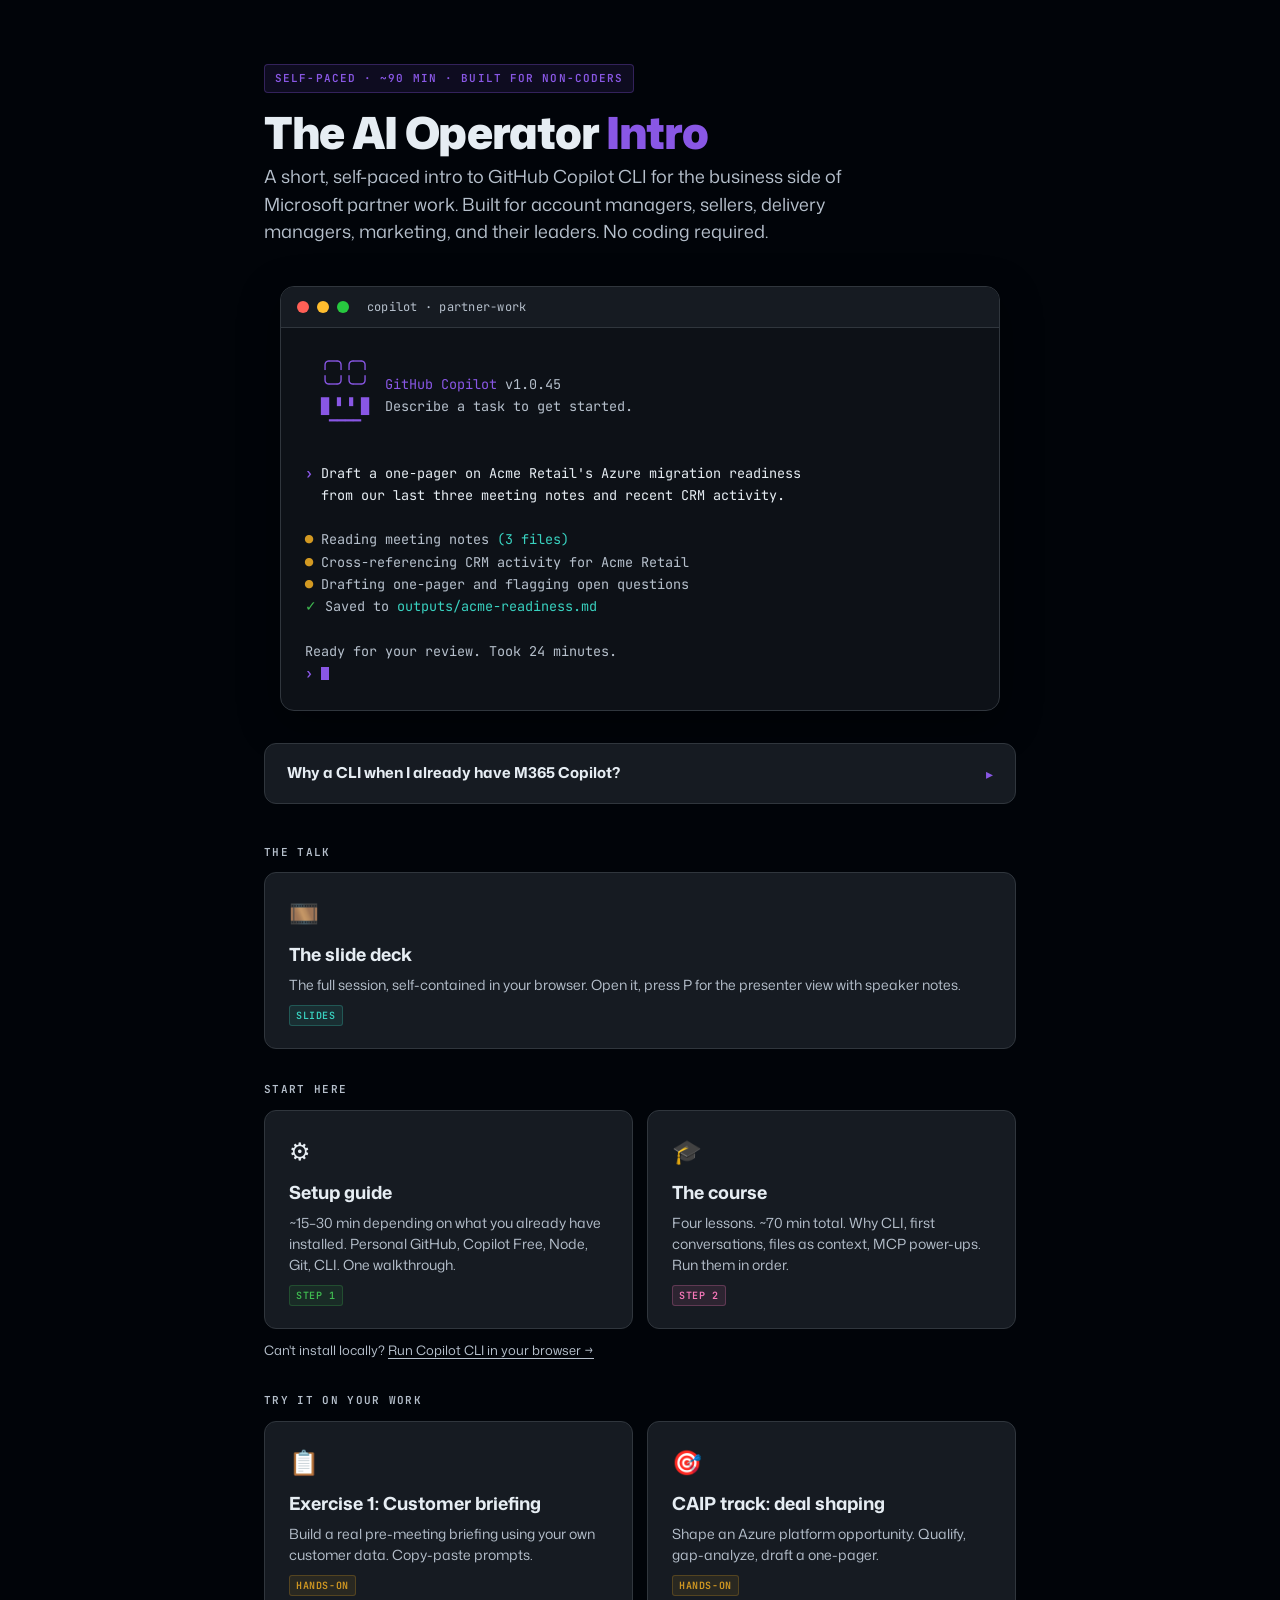
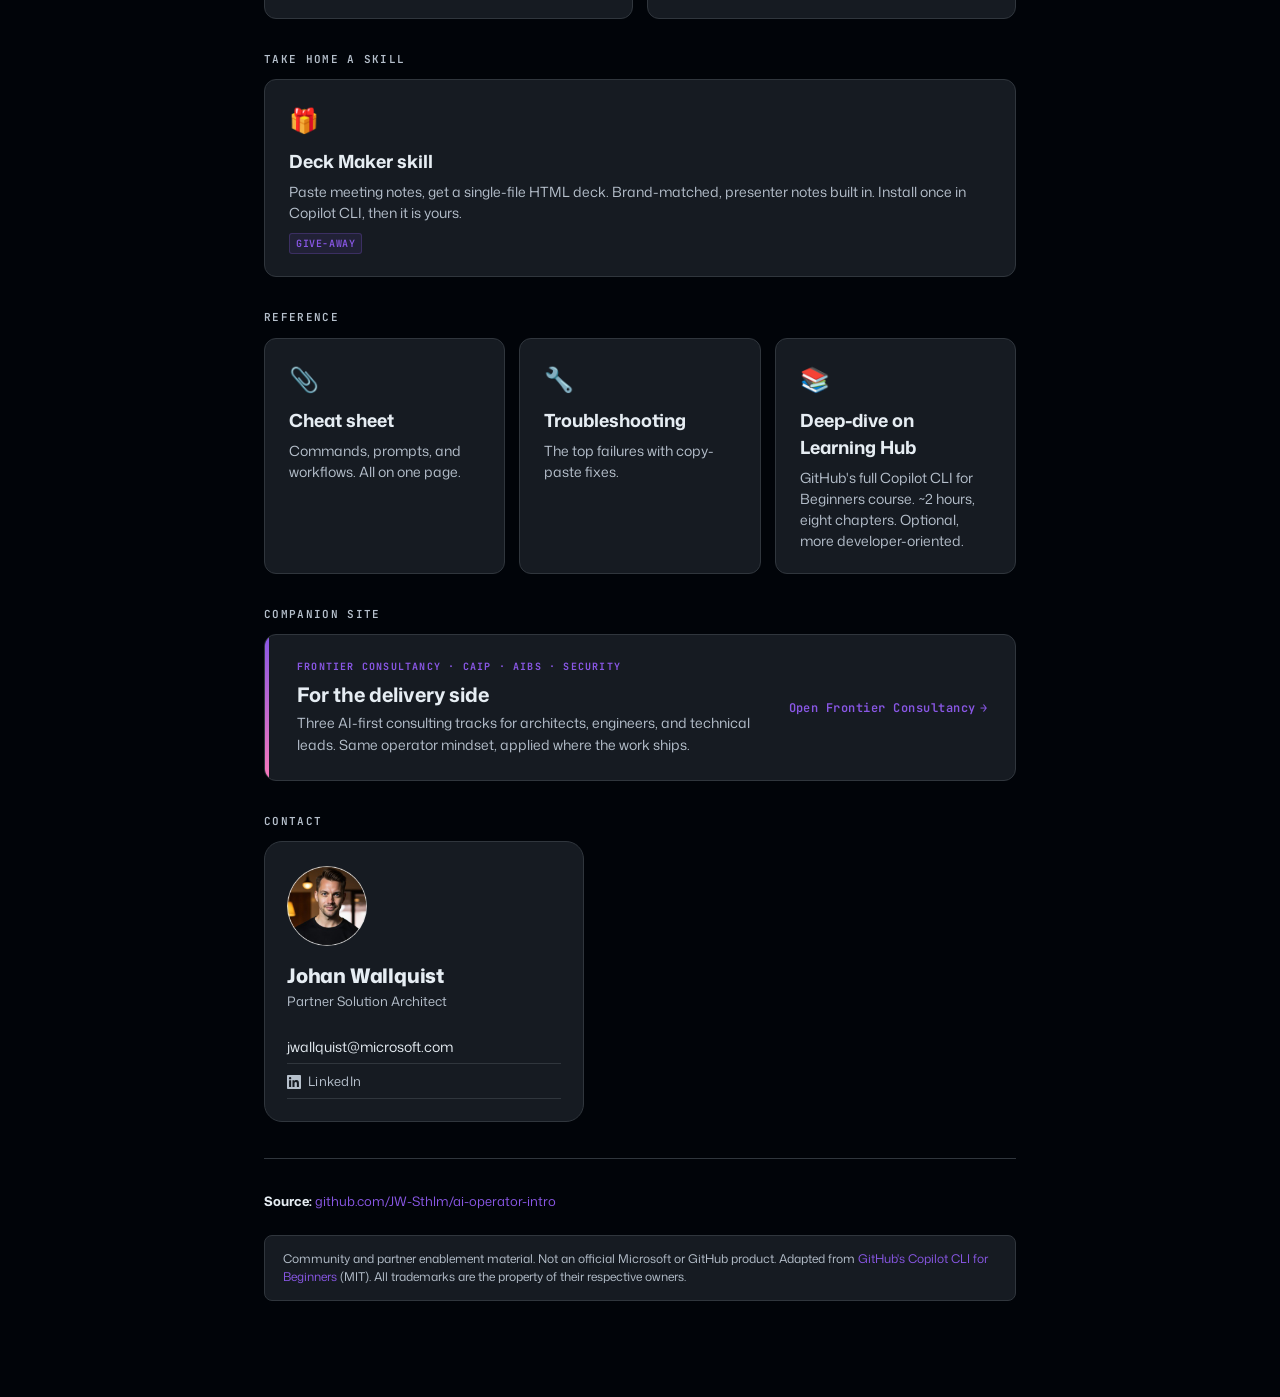
<file: index.html>
<!doctype html>
<html lang="en">
<head>
<meta charset="utf-8">
<meta name="viewport" content="width=device-width,initial-scale=1">
<title>AI Operator Intro · Copilot CLI for partner consultants</title>
<meta name="description" content="A short, self-paced intro to GitHub Copilot CLI for the business side of Microsoft partner work. No coding. Built for account managers, sellers, delivery managers, marketing, and their leaders.">
<link rel="preconnect" href="https://fonts.googleapis.com">
<link rel="preconnect" href="https://fonts.gstatic.com" crossorigin>
<link href="https://fonts.googleapis.com/css2?family=Mona+Sans:wght@400;600;700;800;900&family=JetBrains+Mono:wght@400;600&display=swap" rel="stylesheet">
<style>
  :root{ --bg:#0D1117; --bg-2:#010409; --panel:#161B22; --border:#30363D; --text:#E6EDF3; --muted:#B6C0CC; --purple:#8957E5; --green:#3FB950; --amber:#D29922; --pink:#F778BA; --teal:#39D2C0; }
  *{box-sizing:border-box}
  body{margin:0;font-family:'Mona Sans',system-ui,sans-serif;background:var(--bg-2);color:var(--text);line-height:1.5;-webkit-font-smoothing:antialiased;}
  .wrap{max-width:800px;margin:0 auto;padding:64px 24px 96px;}
  h1{font-size:44px;font-weight:900;letter-spacing:-.03em;margin:0 0 8px;line-height:1.05;}
  h1 .accent{color:var(--purple);}
  .sub{color:var(--muted);font-size:18px;margin:0 0 40px;max-width:54ch;line-height:1.55;}
  .tag{display:inline-block;background:rgba(137,87,229,.1);color:var(--purple);font-family:'JetBrains Mono',monospace;font-size:11px;font-weight:600;padding:5px 10px;border-radius:4px;letter-spacing:.1em;text-transform:uppercase;margin-bottom:16px;border:1px solid rgba(137,87,229,.3);}
  .section-label{font-family:'JetBrains Mono',monospace;font-size:11px;color:var(--muted);letter-spacing:.12em;text-transform:uppercase;margin:32px 0 12px;font-weight:600;}
  .cards{display:grid;grid-template-columns:repeat(auto-fit,minmax(220px,1fr));gap:14px;margin:0 0 12px;}
  .cards-footnote{font-size:13px;color:var(--muted);margin:4px 0 12px;}
  .cards-footnote a{color:var(--accent);text-decoration:underline;text-underline-offset:3px;}
  .cards-footnote a:hover{color:#fff;}
  @media(max-width:640px){.cards{grid-template-columns:1fr;}}
  .card{display:block;background:var(--panel);border:1px solid var(--border);border-radius:12px;padding:22px 24px;text-decoration:none;color:inherit;transition:border-color .2s,transform .2s;}
  .card:hover{border-color:var(--purple);transform:translateY(-2px);box-shadow:0 8px 24px rgba(0,0,0,.3);}
  .card h2{font-size:18px;font-weight:700;margin:0 0 6px;color:var(--text);}
  .card p{font-size:14px;color:var(--muted);margin:0;line-height:1.5;}
  .card .icon{font-size:24px;margin-bottom:10px;display:block;}
  .card .card-tag{display:inline-block;font-family:'JetBrains Mono',monospace;font-size:10px;padding:2px 6px;border-radius:3px;letter-spacing:.06em;text-transform:uppercase;font-weight:600;margin-top:10px;}
  .card .card-tag.green{color:var(--green);background:rgba(63,185,80,.1);border:1px solid rgba(63,185,80,.25);}
  .card .card-tag.amber{color:var(--amber);background:rgba(210,153,34,.1);border:1px solid rgba(210,153,34,.25);}
  .card .card-tag.purple{color:var(--purple);background:rgba(137,87,229,.1);border:1px solid rgba(137,87,229,.25);}
  .card .card-tag.pink{color:var(--pink);background:rgba(247,120,186,.1);border:1px solid rgba(247,120,186,.25);}
  .card .card-tag.teal{color:var(--teal);background:rgba(57,210,192,.1);border:1px solid rgba(57,210,192,.25);}
  .meta{font-size:13px;color:var(--muted);border-top:1px solid var(--border);padding-top:20px;margin-top:36px;}
  .meta strong{color:var(--text);}
  a.inline{color:var(--purple);text-decoration:none;}
  a.inline:hover{text-decoration:underline;}

  /* Companion-site bridge */
  .bridge-card{display:flex;align-items:center;justify-content:space-between;gap:24px;background:var(--panel);border:1px solid var(--border);border-radius:12px;padding:24px 28px 24px 32px;text-decoration:none;color:inherit;transition:border-color .2s,transform .2s,box-shadow .2s;margin:0 0 12px;position:relative;overflow:hidden;}
  .bridge-card::before{content:'';position:absolute;left:0;top:0;bottom:0;width:4px;background:linear-gradient(180deg,var(--purple),var(--pink));}
  .bridge-card:hover{border-color:var(--purple);transform:translateY(-2px);box-shadow:0 8px 24px rgba(0,0,0,.3);}
  .bridge-text{flex:1;min-width:0;}
  .bridge-eyebrow{font-family:'JetBrains Mono',monospace;font-size:10px;color:var(--purple);letter-spacing:.12em;text-transform:uppercase;font-weight:700;display:block;margin-bottom:8px;}
  .bridge-text h2{font-size:20px;font-weight:700;margin:0 0 6px;color:var(--text);line-height:1.2;}
  .bridge-text p{font-size:14px;color:var(--muted);margin:0;line-height:1.55;max-width:60ch;}
  .bridge-cta{font-family:'JetBrains Mono',monospace;font-size:12px;color:var(--purple);font-weight:600;letter-spacing:.04em;white-space:nowrap;}
  .bridge-cta .arrow{display:inline-block;margin-left:4px;transition:transform .2s;}
  .bridge-card:hover .bridge-cta .arrow{transform:translateX(4px);}
  @media(max-width:640px){.bridge-card{flex-direction:column;align-items:flex-start;gap:14px;padding:22px 22px 22px 26px;}.bridge-cta{align-self:flex-end;}}

  /* Why-CLI explainer */
  .explainer{background:var(--panel);border:1px solid var(--border);border-radius:12px;margin:0 0 40px;overflow:hidden;}
  .explainer summary{padding:18px 22px;cursor:pointer;list-style:none;display:flex;align-items:center;justify-content:space-between;gap:12px;font-weight:700;font-size:15px;color:var(--text);}
  .explainer summary::-webkit-details-marker{display:none;}
  .explainer summary::after{content:"▸";color:var(--purple);font-size:14px;transition:transform .2s ease;flex-shrink:0;}
  .explainer[open] summary::after{transform:rotate(90deg);}
  .explainer summary:hover{background:rgba(137,87,229,.06);}
  .explainer-body{padding:6px 22px 22px;border-top:1px solid var(--border);font-size:14.5px;line-height:1.6;}
  .explainer-body p{margin:14px 0;color:var(--text);}
  .explainer-body .lede{font-size:16px;font-weight:600;margin-top:18px;}
  .explainer-body .punch{font-size:20px;font-weight:800;color:var(--purple);text-align:center;padding:16px 0;border-top:1px dashed var(--border);border-bottom:1px dashed var(--border);margin:22px 0;letter-spacing:-.015em;line-height:1.25;}
  .explainer-body .bullets-intro{font-weight:600;margin:18px 0 6px;}
  .explainer-body ul.bullets{padding-left:20px;margin:0 0 16px;}
  .explainer-body ul.bullets li{margin:10px 0;color:var(--muted);}
  .explainer-body ul.bullets li strong{color:var(--text);}
  .explainer-body code{background:rgba(137,87,229,.12);color:var(--purple);padding:1px 6px;border-radius:3px;font-family:'JetBrains Mono',monospace;font-size:.88em;}

  /* Footer disclaimer */
  .disclaimer{font-size:12px;color:var(--muted);background:var(--panel);border:1px solid var(--border);border-radius:8px;padding:14px 18px;margin-top:24px;line-height:1.5;}

  /* Contact card */
  .contact-card{display:flex;flex-direction:column;align-items:flex-start;max-width:320px;background:var(--panel);border:1px solid var(--border);border-radius:18px;padding:24px 22px 22px;}
  .contact-avatar{width:80px;height:80px;border-radius:50%;overflow:hidden;margin-bottom:14px;background:var(--bg);display:flex;align-items:center;justify-content:center;}
  .contact-avatar img{width:100%;height:100%;object-fit:cover;}
  .contact-name{font-size:20px;font-weight:800;letter-spacing:-.01em;margin-bottom:2px;color:var(--text);}
  .contact-role{font-size:13px;color:var(--muted);line-height:1.4;margin-bottom:18px;}
  .contact-links{margin-top:8px;display:flex;flex-direction:column;gap:8px;width:100%;}
  .contact-mail{font-size:14px;color:var(--text);text-decoration:none;border-bottom:1px solid var(--border);padding-bottom:6px;word-break:break-all;}
  .contact-mail:hover{border-color:var(--purple);}
  .contact-linkedin{font-size:13px;color:var(--muted);text-decoration:none;letter-spacing:.02em;display:inline-flex;align-items:center;gap:7px;border-bottom:1px solid var(--border);padding-bottom:6px;}
  .contact-linkedin:hover{color:var(--text);border-color:var(--purple);}
  .contact-linkedin svg{width:14px;height:14px;flex-shrink:0;fill:currentColor;}

  /* Fake terminal hero */
  .fake-term{display:block;width:100%;max-width:720px;margin:8px auto 32px;border-radius:14px;border:1px solid var(--border);box-shadow:0 12px 40px rgba(0,0,0,.45);background:#0d1117;overflow:hidden;font-family:'JetBrains Mono',ui-monospace,SFMono-Regular,Menlo,Monaco,Consolas,monospace;}
  .fake-term-bar{display:flex;align-items:center;gap:8px;padding:11px 16px;background:#161B22;border-bottom:1px solid var(--border);}
  .fake-term-bar .dot{width:12px;height:12px;border-radius:50%;display:inline-block;}
  .fake-term-bar .dot.r{background:#ff5f56;}
  .fake-term-bar .dot.y{background:#ffbd2e;}
  .fake-term-bar .dot.g{background:#27c93f;}
  .fake-term-bar .label{margin-left:10px;font-size:12px;color:var(--muted);letter-spacing:.02em;}
  .fake-term-body{padding:22px 24px 26px;font-size:13.5px;line-height:1.65;color:var(--text);white-space:pre;overflow-x:auto;}
  .fake-term-body .banner{color:var(--purple);}
  .fake-term-body .banner .v{color:var(--muted);font-weight:400;}
  .fake-term-body .arrow{color:var(--purple);font-weight:700;}
  .fake-term-body .prompt{color:var(--text);}
  .fake-term-body .step{color:var(--amber);}
  .fake-term-body .ok{color:var(--green);}
  .fake-term-body .muted{color:var(--muted);}
  .fake-term-body .file{color:var(--teal);}
  .fake-term-body .cur{display:inline-block;width:8px;height:1em;background:var(--purple);vertical-align:-2px;animation:blink 1.1s steps(1,end) infinite;}
  @keyframes blink{50%{opacity:0;}}
  @media (max-width:560px){.fake-term-body{font-size:12px;padding:18px 16px 20px;}}
</style>
</head>
<body>
<div class="wrap">
  <span class="tag">Self-paced · ~90 min · Built for non-coders</span>
  <h1>The AI Operator <span class="accent">Intro</span></h1>
  <p class="sub">A short, self-paced intro to GitHub Copilot CLI for the business side of Microsoft partner work. Built for account managers, sellers, delivery managers, marketing, and their leaders. No coding required.</p>

  <div class="fake-term" aria-label="Example Copilot CLI session">
    <div class="fake-term-bar">
      <span class="dot r"></span><span class="dot y"></span><span class="dot g"></span>
      <span class="label">copilot · partner-work</span>
    </div>
    <div class="fake-term-body"><span class="banner">  ╭─╮╭─╮
  ╰─╯╰─╯  GitHub Copilot <span class="v">v1.0.45</span>
  █ ▘▝ █  <span class="v">Describe a task to get started.</span>
   ▔▔▔▔</span>

<span class="arrow">›</span> <span class="prompt">Draft a one-pager on Acme Retail's Azure migration readiness
  from our last three meeting notes and recent CRM activity.</span>

<span class="step">●</span> <span class="muted">Reading meeting notes</span> <span class="file">(3 files)</span>
<span class="step">●</span> <span class="muted">Cross-referencing CRM activity for Acme Retail</span>
<span class="step">●</span> <span class="muted">Drafting one-pager and flagging open questions</span>
<span class="ok">✓</span> <span class="muted">Saved to</span> <span class="file">outputs/acme-readiness.md</span>

<span class="muted">Ready for your review. Took 24 minutes.</span>
<span class="arrow">›</span> <span class="cur"></span></div>
  </div>

  <details class="explainer">
    <summary>Why a CLI when I already have M365 Copilot?</summary>
    <div class="explainer-body">
      <p class="lede">Short answer: different beast. You'll want both.</p>

      <p>M365 Copilot is getting genuinely good. It writes Word docs, drafts emails, summarizes Teams meetings, builds slide decks from documents you point it at. Inside Microsoft's apps it does real work. Lean on it.</p>

      <p>Copilot CLI is something else. An operator on demand. Less of a tool. More of a colleague. You hand it a task in plain language. It writes its own plan, picks the tools, runs through the work, checks itself, fixes what is broken, and comes back with something new. Twenty minutes later. Sometimes overnight.</p>

      <p class="punch">M365 Copilot answers questions. The CLI does the work.</p>

      <p class="bullets-intro">What that actually looks like for partner consultants:</p>
      <ul class="bullets">
        <li><strong>The thousand-account match.</strong> Hand it your CRM export of 1,200 prospect accounts and your service catalog. It scores every account against your specialization fit, past deal patterns, and public signals (recent funding, hiring, press). Comes back with a ranked target list and the reasoning per row. The kind of work a strategy lead takes a week on, done in an hour.</li>
        <li><strong>The deck from scratch.</strong> "Build me a 12-slide customer briefing for Acme Retail on their Azure migration options." It reads your past meeting notes, public Acme content, your own slide library, and a few analyst reports you point at. Comes back with the deck, speaker notes, and a list of what it couldn't verify so you know where to fact-check.</li>
        <li><strong>The diagnostic.</strong> "We're losing momentum on Azure migrations in mid-market. Why?" It reads across your CRM, your win-loss notes, recent customer activity, and public market signals. Comes back with a written analysis pointing to where the friction is and three things you could try.</li>
        <li><strong>The dashboard you describe out loud.</strong> "Show my top 50 prospects by service-line fit and pipeline value, interactive, colour-coded by segment." Ten minutes later there's a working HTML page open in your browser.</li>
      </ul>

      <p>If you can describe what you want in plain language, the CLI can usually build it. That is the shift. Brief it. Walk away. Come back to work done.</p>
    </div>
  </details>

  <div class="section-label">The talk</div>
  <div class="cards">
    <a class="card" href="talk/">
      <span class="icon">🎞️</span>
      <h2>The slide deck</h2>
      <p>The full session, self-contained in your browser. Open it, press P for the presenter view with speaker notes.</p>
      <span class="card-tag teal">slides</span>
    </a>
  </div>

  <div class="section-label">Start here</div>
  <div class="cards">
    <a class="card" href="setup.html">
      <span class="icon">⚙️</span>
      <h2>Setup guide</h2>
      <p>~15–30 min depending on what you already have installed. Personal GitHub, Copilot Free, Node, Git, CLI. One walkthrough.</p>
      <span class="card-tag green">step 1</span>
    </a>
    <a class="card" href="course/">
      <span class="icon">🎓</span>
      <h2>The course</h2>
      <p>Four lessons. ~70 min total. Why CLI, first conversations, files as context, MCP power-ups. Run them in order.</p>
      <span class="card-tag pink">step 2</span>
    </a>
  </div>
  <p class="cards-footnote">Can't install locally? <a href="setup-codespaces.html">Run Copilot CLI in your browser →</a></p>

  <div class="section-label">Try it on your work</div>
  <div class="cards">
    <a class="card" href="exercises/exercise-01-build-your-briefing.html">
      <span class="icon">📋</span>
      <h2>Exercise 1: Customer briefing</h2>
      <p>Build a real pre-meeting briefing using your own customer data. Copy-paste prompts.</p>
      <span class="card-tag amber">hands-on</span>
    </a>
    <a class="card" href="exercises/track-caip-deal-shaping.html">
      <span class="icon">🎯</span>
      <h2>CAIP track: deal shaping</h2>
      <p>Shape an Azure platform opportunity. Qualify, gap-analyze, draft a one-pager.</p>
      <span class="card-tag amber">hands-on</span>
    </a>
  </div>

  <div class="section-label">Take home a skill</div>
  <div class="cards">
    <a class="card" href="skills/copilot-skill-deck-maker/">
      <span class="icon">🎁</span>
      <h2>Deck Maker skill</h2>
      <p>Paste meeting notes, get a single-file HTML deck. Brand-matched, presenter notes built in. Install once in Copilot CLI, then it is yours.</p>
      <span class="card-tag purple">give-away</span>
    </a>
  </div>

  <div class="section-label">Reference</div>
  <div class="cards">
    <a class="card" href="reference/cheat-sheet.html">
      <span class="icon">📎</span>
      <h2>Cheat sheet</h2>
      <p>Commands, prompts, and workflows. All on one page.</p>
    </a>
    <a class="card" href="reference/troubleshooting.html">
      <span class="icon">🔧</span>
      <h2>Troubleshooting</h2>
      <p>The top failures with copy-paste fixes.</p>
    </a>
    <a class="card" href="https://awesome-copilot.github.com/learning-hub/cli-for-beginners/" target="_blank" rel="noopener">
      <span class="icon">📚</span>
      <h2>Deep-dive on Learning Hub</h2>
      <p>GitHub's full Copilot CLI for Beginners course. ~2 hours, eight chapters. Optional, more developer-oriented.</p>
    </a>
  </div>

  <div class="section-label">Companion site</div>
  <a class="bridge-card" href="https://aka.ms/frontierconsultancy" target="_blank" rel="noopener">
    <div class="bridge-text">
      <span class="bridge-eyebrow">FRONTIER CONSULTANCY · CAIP · AIBS · SECURITY</span>
      <h2>For the delivery side</h2>
      <p>Three AI-first consulting tracks for architects, engineers, and technical leads. Same operator mindset, applied where the work ships.</p>
    </div>
    <div class="bridge-cta">Open Frontier Consultancy<span class="arrow">→</span></div>
  </a>

  <div class="section-label">Contact</div>
  <div class="contact-card">
    <div class="contact-avatar"><img src="photos/johan.jpg" alt="Johan Wallquist"></div>
    <div class="contact-name">Johan Wallquist</div>
    <div class="contact-role">Partner Solution Architect</div>
    <div class="contact-links">
      <a class="contact-mail" href="mailto:jwallquist@microsoft.com">jwallquist@microsoft.com</a>
      <a class="contact-linkedin" href="https://www.linkedin.com/in/johanwallquist/" target="_blank" rel="noopener" aria-label="LinkedIn"><svg viewBox="0 0 24 24" aria-hidden="true"><path d="M20.45 20.45h-3.55v-5.57c0-1.33-.03-3.04-1.86-3.04-1.86 0-2.14 1.45-2.14 2.95v5.66H9.36V9h3.4v1.56h.05c.47-.9 1.63-1.85 3.36-1.85 3.6 0 4.27 2.37 4.27 5.45v6.29zM5.34 7.43a2.06 2.06 0 11-.01-4.12 2.06 2.06 0 010 4.12zM7.12 20.45H3.56V9h3.56v11.45zM22.22 0H1.77C.79 0 0 .78 0 1.74v20.52C0 23.22.79 24 1.77 24h20.45c.98 0 1.78-.78 1.78-1.74V1.74C24 .78 23.2 0 22.22 0z"/></svg>LinkedIn</a>
    </div>
  </div>

  <div class="meta">
    <p><strong>Source:</strong> <a class="inline" href="https://github.com/JW-Sthlm/ai-operator-intro" target="_blank">github.com/JW-Sthlm/ai-operator-intro</a></p>
  </div>

  <div class="disclaimer">
    Community and partner enablement material. Not an official Microsoft or GitHub product. Adapted from <a class="inline" href="https://gh.io/copilot-cli-course" target="_blank">GitHub's Copilot CLI for Beginners</a> (MIT). All trademarks are the property of their respective owners.
  </div>
</div>
</body>
</html>
</file>
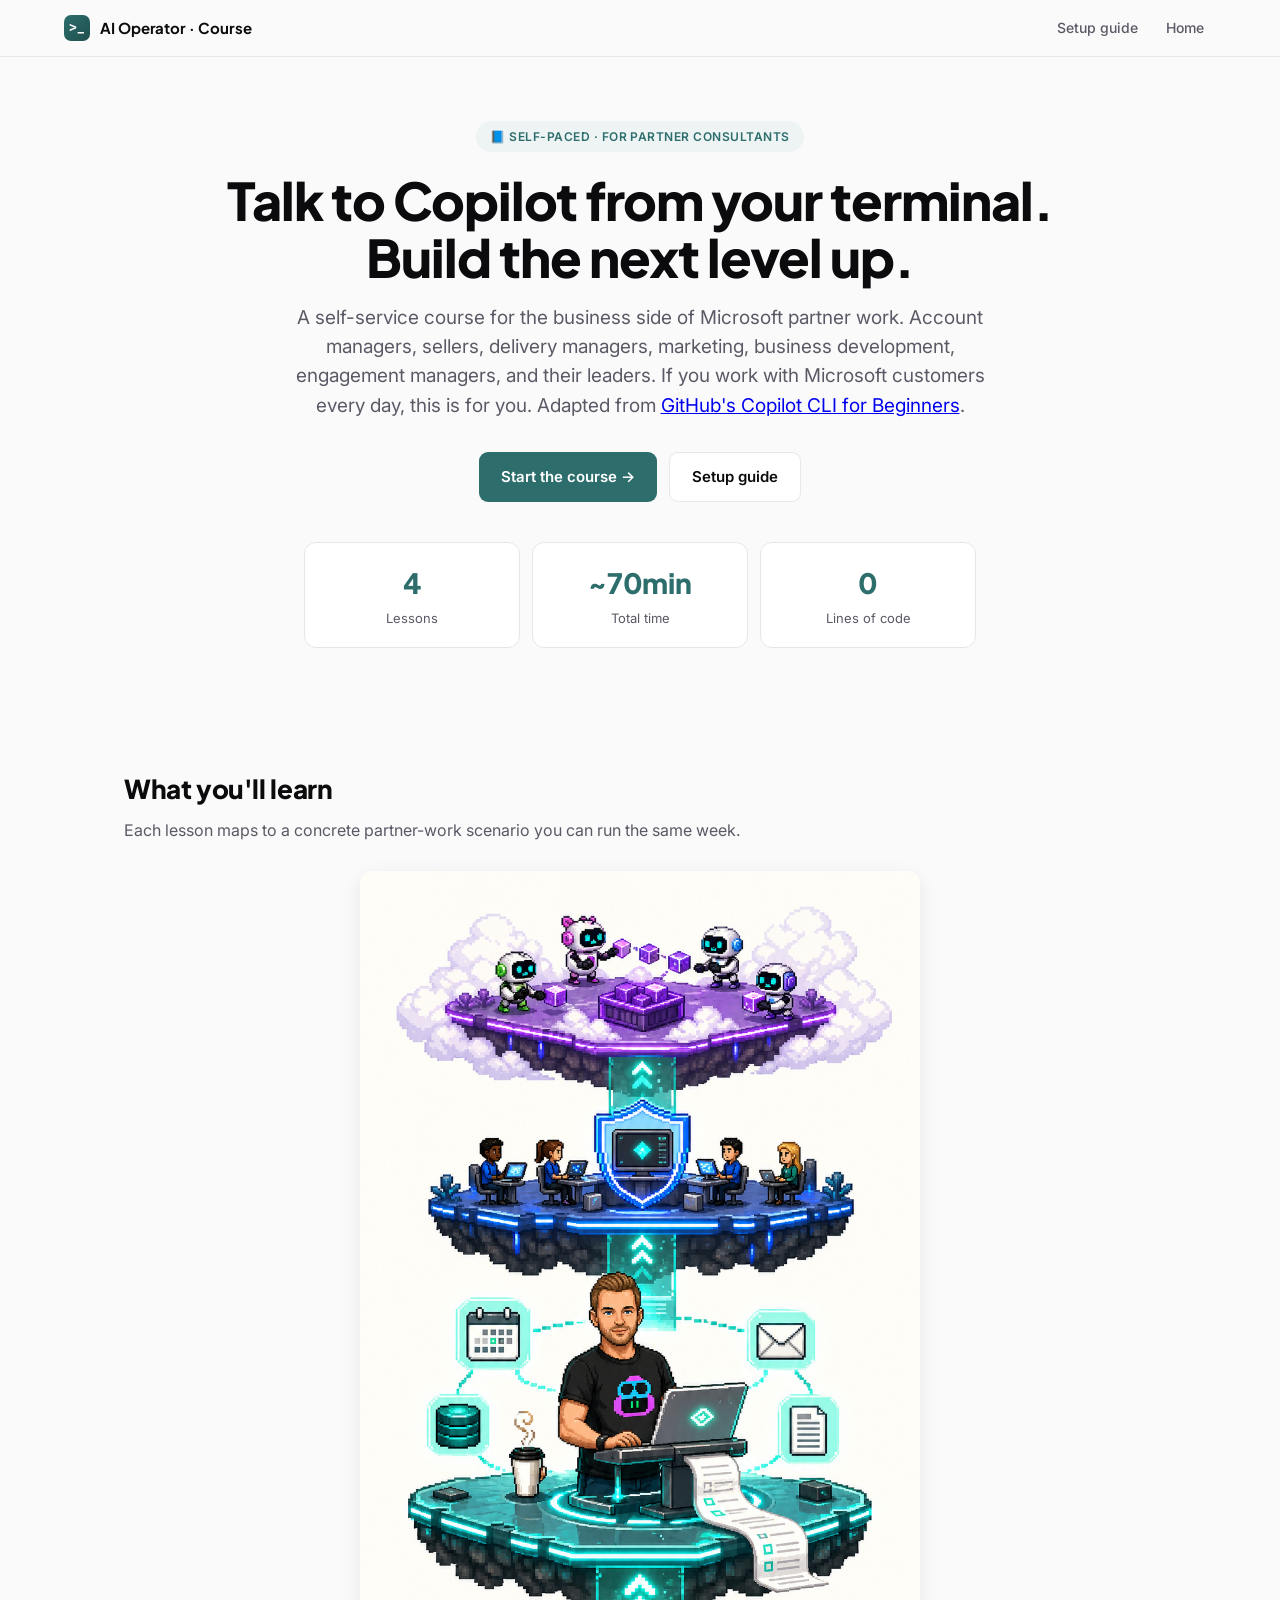
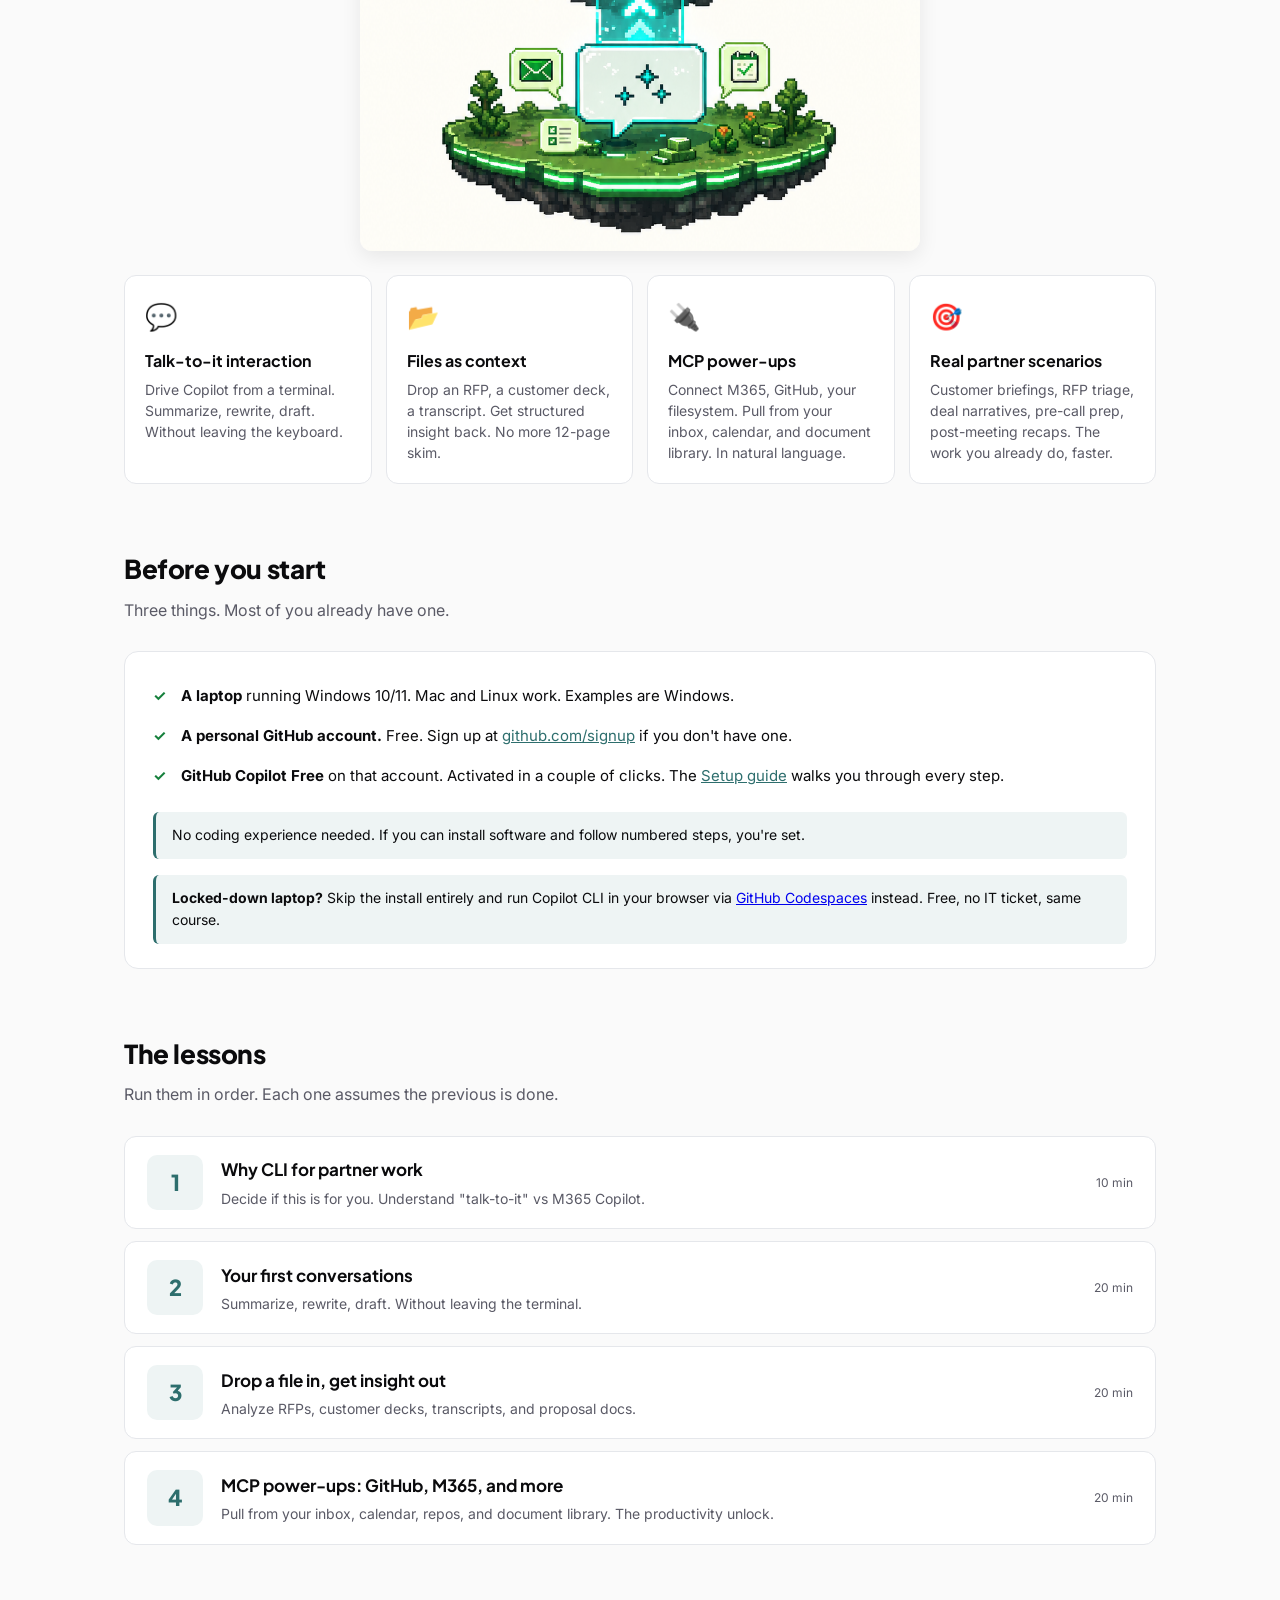
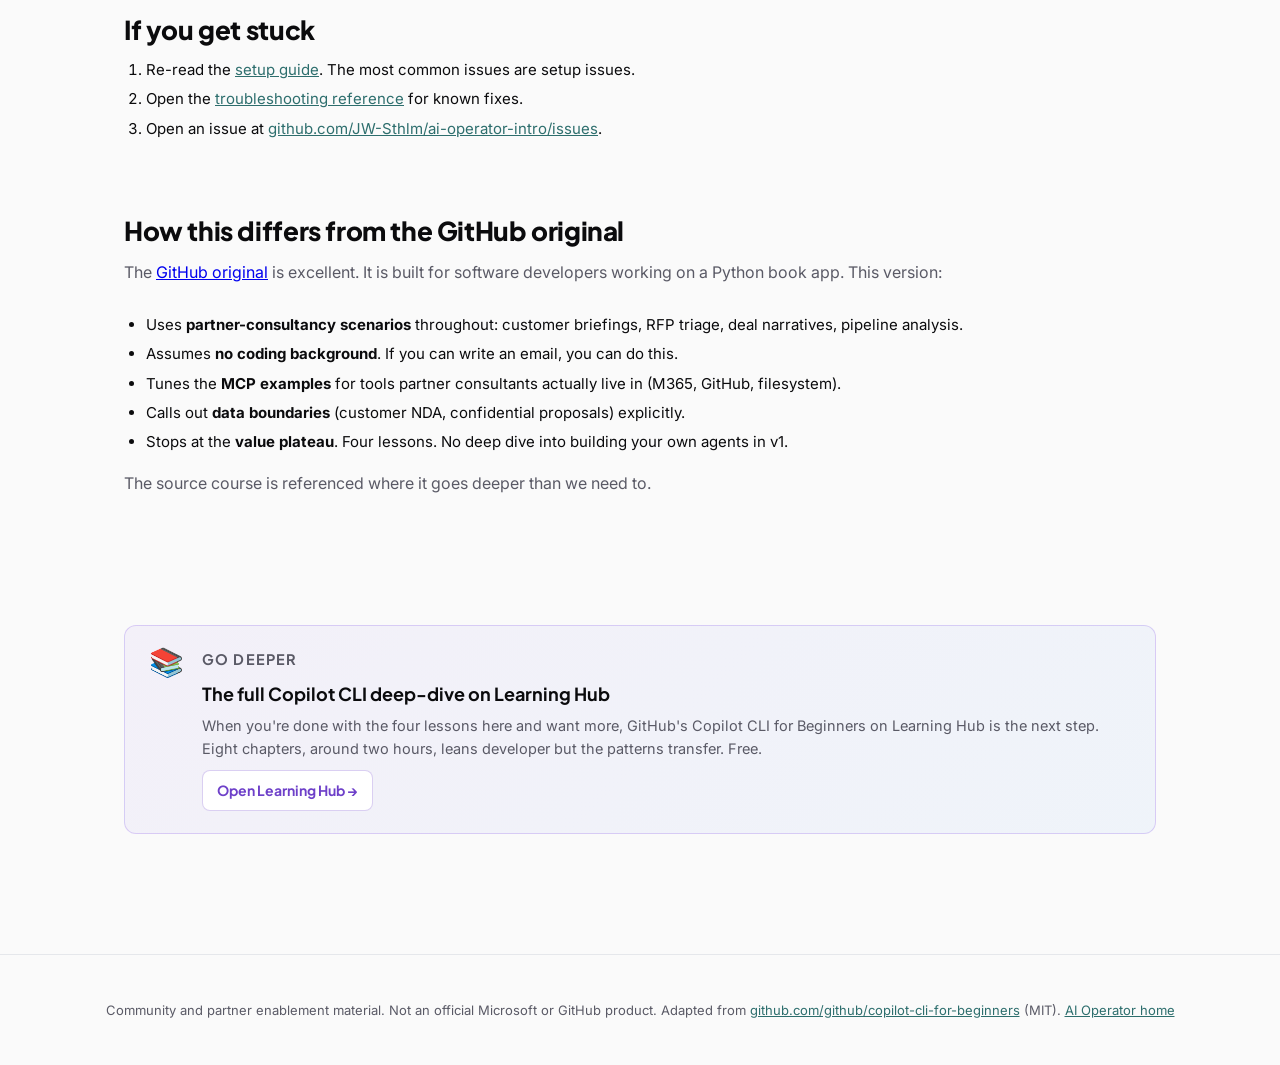
<file: course/index.html>
<!DOCTYPE html>
<html lang="en">
<head>
  <meta charset="UTF-8">
  <meta name="viewport" content="width=device-width, initial-scale=1.0">
  <title>The AI Operator course · Copilot CLI for partner consultants</title>
  <meta name="description" content="A self-paced Copilot CLI course for the business side of Microsoft partner work. Account managers, sellers, delivery managers, marketing, and their leaders. Four lessons. No coding required.">
  <link rel="preconnect" href="https://fonts.googleapis.com">
  <link rel="preconnect" href="https://fonts.gstatic.com" crossorigin>
  <link href="https://fonts.googleapis.com/css2?family=Plus+Jakarta+Sans:wght@600;700;800;900&family=Inter:wght@400;500;600;700&family=Cascadia+Code&display=swap" rel="stylesheet">
  <link rel="stylesheet" href="style.css">
</head>
<body>

  <nav class="topnav">
    <div class="topnav-inner">
      <a class="topnav-brand" href="../">
        <span class="brand-mark">&gt;_</span>
        <span class="brand-text">AI Operator · Course</span>
      </a>
      <div class="topnav-links">
        <a href="../setup.html">Setup guide</a>
        <a href="../" class="always-visible">Home</a>
      </div>
    </div>
  </nav>

  <main>

    <section class="hero">
      <div class="hero-pill">📘 Self-paced · For partner consultants</div>
      <h1>Talk to Copilot from your terminal.<br>Build the next level up.</h1>
      <p class="lead">A self-service course for the business side of Microsoft partner work. Account managers, sellers, delivery managers, marketing, business development, engagement managers, and their leaders. If you work with Microsoft customers every day, this is for you. Adapted from <a href="https://gh.io/copilot-cli-course" target="_blank" rel="noopener">GitHub's Copilot CLI for Beginners</a>.</p>
      <div class="hero-cta">
        <a class="btn btn-primary" href="why-cli-for-partner-work.html">Start the course →</a>
        <a class="btn btn-secondary" href="../setup.html">Setup guide</a>
      </div>

      <div class="stats">
        <div class="stat">
          <div class="stat-value">4</div>
          <div class="stat-label">Lessons</div>
        </div>
        <div class="stat">
          <div class="stat-value">~70min</div>
          <div class="stat-label">Total time</div>
        </div>
        <div class="stat">
          <div class="stat-value">0</div>
          <div class="stat-label">Lines of code</div>
        </div>
      </div>
    </section>

    <section class="block">
      <h2 class="section-h">What you'll learn</h2>
      <p class="section-sub">Each lesson maps to a concrete partner-work scenario you can run the same week.</p>

      <img class="lesson-hero-image" src="../images/chaos-to-clarity.png" alt="Chaos to clarity: from scattered partner data to a clear briefing" style="max-width:560px;">

      <div class="feature-grid">
        <div class="feature">
          <span class="emoji">💬</span>
          <h3>Talk-to-it interaction</h3>
          <p>Drive Copilot from a terminal. Summarize, rewrite, draft. Without leaving the keyboard.</p>
        </div>
        <div class="feature">
          <span class="emoji">📂</span>
          <h3>Files as context</h3>
          <p>Drop an RFP, a customer deck, a transcript. Get structured insight back. No more 12-page skim.</p>
        </div>
        <div class="feature">
          <span class="emoji">🔌</span>
          <h3>MCP power-ups</h3>
          <p>Connect M365, GitHub, your filesystem. Pull from your inbox, calendar, and document library. In natural language.</p>
        </div>
        <div class="feature">
          <span class="emoji">🎯</span>
          <h3>Real partner scenarios</h3>
          <p>Customer briefings, RFP triage, deal narratives, pre-call prep, post-meeting recaps. The work you already do, faster.</p>
        </div>
      </div>
    </section>

    <section class="block">
      <h2 class="section-h">Before you start</h2>
      <p class="section-sub">Three things. Most of you already have one.</p>

      <div class="prereqs">
        <ul>
          <li><strong>A laptop</strong> running Windows 10/11. Mac and Linux work. Examples are Windows.</li>
          <li><strong>A personal GitHub account.</strong> Free. Sign up at <a href="https://github.com/signup" target="_blank" rel="noopener">github.com/signup</a> if you don't have one.</li>
          <li><strong>GitHub Copilot Free</strong> on that account. Activated in a couple of clicks. The <a href="../setup.html">Setup guide</a> walks you through every step.</li>
        </ul>
        <p class="prereqs-note">No coding experience needed. If you can install software and follow numbered steps, you're set.</p>
        <p class="prereqs-note"><strong>Locked-down laptop?</strong> Skip the install entirely and run Copilot CLI in your browser via <a href="../setup-codespaces.html">GitHub Codespaces</a> instead. Free, no IT ticket, same course.</p>
      </div>
    </section>

    <section class="block">
      <h2 class="section-h">The lessons</h2>
      <p class="section-sub">Run them in order. Each one assumes the previous is done.</p>

      <div class="lessons">

        <a class="lesson-card" href="why-cli-for-partner-work.html">
          <div class="lesson-num">1</div>
          <div class="lesson-body">
            <h3>Why CLI for partner work</h3>
            <p>Decide if this is for you. Understand "talk-to-it" vs M365 Copilot.</p>
          </div>
          <div class="lesson-meta"><span class="time">10 min</span></div>
        </a>

        <a class="lesson-card" href="your-first-conversations.html">
          <div class="lesson-num">2</div>
          <div class="lesson-body">
            <h3>Your first conversations</h3>
            <p>Summarize, rewrite, draft. Without leaving the terminal.</p>
          </div>
          <div class="lesson-meta"><span class="time">20 min</span></div>
        </a>

        <a class="lesson-card" href="files-as-context.html">
          <div class="lesson-num">3</div>
          <div class="lesson-body">
            <h3>Drop a file in, get insight out</h3>
            <p>Analyze RFPs, customer decks, transcripts, and proposal docs.</p>
          </div>
          <div class="lesson-meta"><span class="time">20 min</span></div>
        </a>

        <a class="lesson-card" href="mcp-power-ups.html">
          <div class="lesson-num">4</div>
          <div class="lesson-body">
            <h3>MCP power-ups: GitHub, M365, and more</h3>
            <p>Pull from your inbox, calendar, repos, and document library. The productivity unlock.</p>
          </div>
          <div class="lesson-meta"><span class="time">20 min</span></div>
        </a>

      </div>
    </section>

    <section class="block">
      <h2 class="section-h">If you get stuck</h2>
      <ol class="help-list">
        <li>Re-read the <a href="../setup.html">setup guide</a>. The most common issues are setup issues.</li>
        <li>Open the <a href="../reference/troubleshooting.html">troubleshooting reference</a> for known fixes.</li>
        <li>Open an issue at <a href="https://github.com/JW-Sthlm/ai-operator-intro/issues" target="_blank">github.com/JW-Sthlm/ai-operator-intro/issues</a>.</li>
      </ol>
    </section>

    <section class="block">
      <h2 class="section-h">How this differs from the GitHub original</h2>
      <p class="section-sub">The <a href="https://gh.io/copilot-cli-course" target="_blank" rel="noopener">GitHub original</a> is excellent. It is built for software developers working on a Python book app. This version:</p>
      <ul class="diff-list">
        <li>Uses <strong>partner-consultancy scenarios</strong> throughout: customer briefings, RFP triage, deal narratives, pipeline analysis.</li>
        <li>Assumes <strong>no coding background</strong>. If you can write an email, you can do this.</li>
        <li>Tunes the <strong>MCP examples</strong> for tools partner consultants actually live in (M365, GitHub, filesystem).</li>
        <li>Calls out <strong>data boundaries</strong> (customer NDA, confidential proposals) explicitly.</li>
        <li>Stops at the <strong>value plateau</strong>. Four lessons. No deep dive into building your own agents in v1.</li>
      </ul>
      <p class="section-sub" style="margin-top:18px;">The source course is referenced where it goes deeper than we need to.</p>
    </section>

    <section class="block">
      <div class="go-deeper">
        <span class="go-deeper-icon">📚</span>
        <div class="go-deeper-body">
          <p class="go-deeper-label">Go deeper</p>
          <h3>The full Copilot CLI deep-dive on Learning Hub</h3>
          <p>When you're done with the four lessons here and want more, GitHub's Copilot CLI for Beginners on Learning Hub is the next step. Eight chapters, around two hours, leans developer but the patterns transfer. Free.</p>
          <a class="go-deeper-link" href="https://awesome-copilot.github.com/learning-hub/cli-for-beginners/" target="_blank" rel="noopener">Open Learning Hub →</a>
        </div>
      </div>
    </section>

  </main>

  <footer class="site-foot">
    <p>Community and partner enablement material. Not an official Microsoft or GitHub product. Adapted from <a href="https://github.com/github/copilot-cli-for-beginners" target="_blank" rel="noopener">github.com/github/copilot-cli-for-beginners</a> (MIT). <a href="../">AI Operator home</a></p>
  </footer>

</body>
</html>
</file>
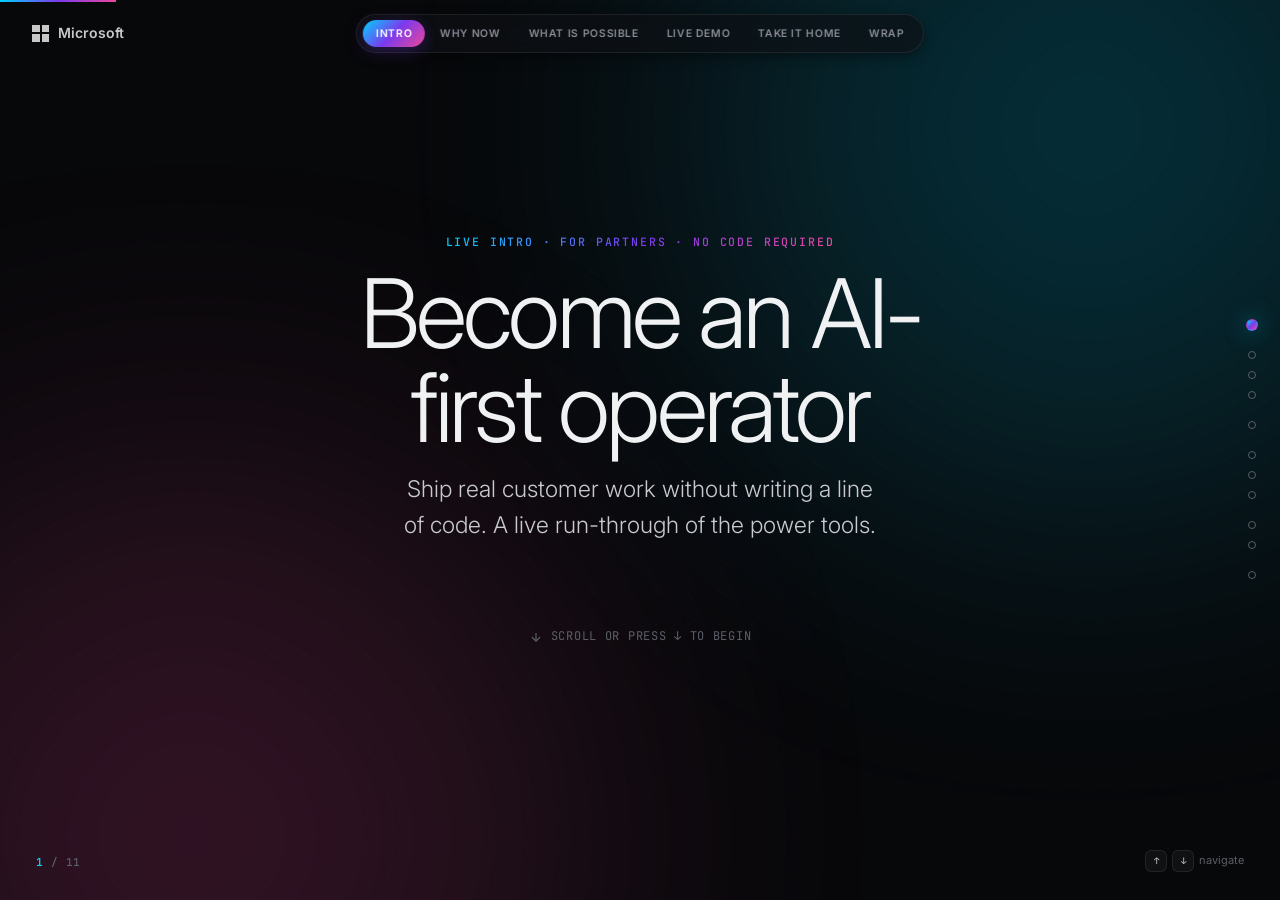
<file: talk/index.html>
<!DOCTYPE html>
<html lang="en" data-theme="foundry">
<head>
<meta charset="UTF-8">
<meta name="viewport" content="width=device-width, initial-scale=1.0">
<title>Become an AI-first operator · Live intro</title>
<link rel="preconnect" href="https://fonts.googleapis.com">
<link rel="preconnect" href="https://fonts.gstatic.com" crossorigin>
<!-- GOOGLE FONTS: Swap per theme. Default below is for the "clean" theme. -->
<link href="https://fonts.googleapis.com/css2?family=Inter:wght@300;400;500;600;700&family=JetBrains+Mono:wght@400;500&display=swap" rel="stylesheet">
<style>
*,*::before,*::after{box-sizing:border-box;margin:0;padding:0}

/* ── FOUNDRY THEME, dark canvas + aurora ── */
:root{
 --bg:#07080a;
 --bg-card:rgba(255,255,255,.025);
 --bg-elevated:rgba(255,255,255,.04);
 --bg-code:rgba(255,255,255,.05);
 --bg-white:rgba(255,255,255,.025);
 --bg-alt:rgba(255,255,255,.025);

 --fg:#f0f1f3;
 --fg-secondary:#c8cad0;
 --fg-muted:#8a8d96;
 --fg-weak:#5b5e67;

 --border:rgba(255,255,255,.08);
 --border-light:rgba(255,255,255,.06);

 /* Aurora endpoints */
 --aurora-cyan:#00d4ff;
 --aurora-purple:#7c3aed;
 --aurora-pink:#ec4899;
 --aurora:linear-gradient(135deg,var(--aurora-cyan) 0%,var(--aurora-purple) 50%,var(--aurora-pink) 100%);

 /* Accents, kept as variables for legacy class names */
 --teal:#00d4ff;
 --teal-hover:#3ce0ff;
 --teal-active:#00b3d9;
 --teal-bg:rgba(0,212,255,.08);
 --teal-bg-strong:rgba(0,212,255,.14);

 --coral:#ec4899;
 --coral-soft:rgba(236,72,153,.12);

 --burgundy:#ec4899;
 --burgundy-soft:rgba(236,72,153,.1);

 --green:#34d399;
 --blue:#60a5fa;
 --purple:#a78bfa;
 --red:#ef4444;
 --red-soft:rgba(239,68,68,.14);
 --red-glow:rgba(239,68,68,.4);

 --shadow-sm:0 1px 2px rgba(0,0,0,.4);
 --shadow-md:0 4px 12px rgba(0,0,0,.4);
 --shadow-lg:0 12px 32px rgba(0,0,0,.5);
 --shadow-xl:0 24px 60px rgba(0,0,0,.6);

 --radius-sm:6px;
 --radius-md:10px;
 --radius-lg:16px;
 --radius-pill:100em;

 --font-display:'Inter',-apple-system,system-ui,sans-serif;
 --font-body:'Inter',-apple-system,system-ui,sans-serif;
 --font-mono:'JetBrains Mono','SF Mono',ui-monospace,monospace;

 --ease-out:cubic-bezier(.16,1,.3,1);
 --ease-in-out:cubic-bezier(.4,0,.2,1);
}

html{scroll-behavior:smooth}
body{
 background:var(--bg);color:var(--fg);
 font-family:var(--font-body);font-size:16px;
 line-height:1.6;overflow-x:hidden;
 -webkit-font-smoothing:antialiased;
 position:relative;
}
/* Ambient aurora background blobs */
body::before,body::after{
 content:'';position:fixed;width:60vw;height:60vw;border-radius:50%;
 filter:blur(140px);opacity:.18;pointer-events:none;z-index:0;
}
body::before{background:var(--aurora-cyan);top:-20vw;right:-15vw}
body::after{background:var(--aurora-pink);bottom:-25vw;left:-15vw}

/* ── Progress bar (aurora) ── */
#progress{
 position:fixed;top:0;left:0;height:2px;
 background:var(--aurora);width:0;z-index:100;
 transition:width.5s var(--ease-out);
}

/* ── Chapter bar (top, horizontal) ── */
#chapters{
 position:fixed;top:14px;left:50%;transform:translateX(-50%);
 display:flex;gap:2px;z-index:100;
 background:rgba(15,16,20,.7);
 border:1px solid var(--border);border-radius:var(--radius-pill);
 padding:5px 6px;backdrop-filter:blur(20px) saturate(140%);
 -webkit-backdrop-filter:blur(20px) saturate(140%);
 box-shadow:var(--shadow-md);
 font-family:var(--font-body);
}
.chapter-pill{
 font-size:10.5px;letter-spacing:.06em;text-transform:uppercase;
 font-weight:600;color:var(--fg-muted);
 padding:7px 13px;border-radius:var(--radius-pill);
 cursor:pointer;background:transparent;border:none;
 transition:all.25s var(--ease-out);
 white-space:nowrap;font-family:inherit;
}
.chapter-pill:hover{color:var(--fg);background:rgba(255,255,255,.06)}
.chapter-pill.active{
 background:var(--aurora);color:#fff;
 box-shadow:0 4px 16px rgba(124,58,237,.3);
}
.chapter-pill.active:hover{filter:brightness(1.08)}

/* ── Nav dots ── */
#nav{
 position:fixed;right:24px;top:50%;transform:translateY(-50%);
 display:flex;flex-direction:column;gap:12px;z-index:100;
}
.nav-dot{
 width:8px;height:8px;border-radius:50%;
 border:1.5px solid var(--fg-weak);background:transparent;
 cursor:pointer;transition:all.3s var(--ease-out);
 position:relative;
}
.nav-dot::after{
 content:attr(data-label);
 position:absolute;right:18px;top:50%;transform:translateY(-50%);
 font-size:11px;letter-spacing:.02em;color:var(--fg-muted);
 white-space:nowrap;opacity:0;pointer-events:none;
 transition:opacity.2s;font-family:var(--font-body);font-weight:500;
}
.nav-dot:hover::after{opacity:1}
.nav-dot.active{
 background:var(--aurora);border-color:transparent;
 transform:scale(1.5);
 box-shadow:0 0 14px rgba(0,212,255,.5);
}
.nav-dot.chapter-start{margin-top:10px}

/* ── Counter ── */
#counter{
 position:fixed;bottom:28px;left:36px;z-index:100;
 font-family:var(--font-mono);font-size:11px;
 letter-spacing:.04em;color:var(--fg-weak);font-weight:500;
}
#counter span{color:var(--aurora-cyan);font-weight:600}

/* ── Keyboard hint ── */
#keys{
 position:fixed;bottom:28px;right:36px;z-index:100;
 font-size:11px;color:var(--fg-weak);display:flex;gap:5px;align-items:center;
 font-family:var(--font-body);
}
.key{
 display:inline-flex;align-items:center;justify-content:center;
 width:22px;height:22px;border:1px solid var(--border);
 border-radius:var(--radius-sm);font-size:9px;
 background:rgba(255,255,255,.04);
 font-family:var(--font-mono);color:var(--fg-secondary);
}

/* ── Header link ── */
#header-link{
 position:fixed;bottom:28px;left:50%;transform:translateX(-50%);z-index:101;
 opacity:0;pointer-events:none;
 transition:opacity .35s var(--ease-out);
}
#header-link.visible{opacity:1;pointer-events:auto}
#header-link a{color:var(--fg-muted)!important}

/* ── Deck ── */
#deck{
 scroll-snap-type:y mandatory;overflow-y:scroll;height:100vh;
 scroll-behavior:smooth;position:relative;z-index:1;
 background-image:radial-gradient(circle,rgba(255,255,255,.035) 1px,transparent 1px);
 background-size:32px 32px;
}
#deck::-webkit-scrollbar{display:none}
.slide{
 min-height:100vh;scroll-snap-align:start;
 display:flex;align-items:flex-start;justify-content:center;
 padding:96px 80px 80px;position:relative;overflow:hidden;
}
.slide-title,.slide.slide-hero{align-items:center;padding-top:60px}

.slide-inner{max-width:1100px;width:100%;position:relative;z-index:1}

/* ── Typography ── */
.part-label{
 font-family:var(--font-mono);font-size:11.5px;
 letter-spacing:.16em;text-transform:uppercase;
 font-weight:500;
 margin-bottom:14px;display:inline-block;
 background:var(--aurora);-webkit-background-clip:text;
 background-clip:text;color:transparent;
}
h1{
 font-family:var(--font-display);
 font-size:clamp(44px,5.4vw,72px);
 line-height:1.05;font-weight:600;margin-bottom:24px;
 letter-spacing:-.025em;color:var(--fg);
 text-wrap:balance;
}
h1.accent,h1.coral{
 background:var(--aurora);-webkit-background-clip:text;
 background-clip:text;color:transparent;
 font-weight:700;
}
h2{
 font-family:var(--font-display);
 font-size:clamp(34px,3.6vw,52px);
 line-height:1.1;font-weight:600;margin-bottom:22px;
 letter-spacing:-.02em;color:var(--fg);
 text-wrap:balance;
}
h2.accent,h2.coral{
 background:var(--aurora);-webkit-background-clip:text;
 background-clip:text;color:transparent;
 font-weight:700;
}
.lead{
 font-size:23px;line-height:1.55;color:var(--fg-secondary);
 max-width:60ch;margin-bottom:36px;font-weight:300;
 text-wrap:pretty;
}
.lead strong{color:var(--fg);font-weight:500}
.quote{
 border-left:2px solid transparent;
 border-image:var(--aurora) 1;
 padding:12px 0 12px 22px;
 color:var(--fg-secondary);font-size:18px;line-height:1.65;
 margin-top:32px;max-width:60ch;font-weight:300;
 text-wrap:pretty;
}
.quote strong{color:var(--fg);font-weight:500}

/* ── Bullet list ── */
.feature-list{list-style:none;display:flex;flex-direction:column;gap:10px}
.feature-list li{color:var(--fg-secondary);font-size:16px;display:flex;align-items:baseline;gap:10px;font-weight:300}
.feature-list.dot{
 width:6px;height:6px;border-radius:50%;background:var(--aurora);
 flex-shrink:0;position:relative;top:2px;
}
.feature-list strong{color:var(--fg);font-weight:500}

/* ── Slide backgrounds ── */
.slide-hero{position:relative}
.slide-alt{}

/* ── Glass card base mixin (applied to.info-card,.block-card,.stat-card,.ladder-item,.process-step) ── */
.info-card,.block-card,.stat-card,.ladder-item,.process-step{
 background:var(--bg-card);
 border:1px solid var(--border);
 backdrop-filter:blur(20px) saturate(140%);
 -webkit-backdrop-filter:blur(20px) saturate(140%);
 transition:all.3s var(--ease-out);
}

/* ── Stat grid ── */
.stat-grid{
 display:grid;grid-template-columns:repeat(3,1fr);gap:20px;margin:32px 0;
}
.stat-card{
 border-radius:var(--radius-lg);padding:28px 22px;text-align:center;
 position:relative;
}
.stat-card:hover{
 background:var(--bg-elevated);
 border-color:rgba(0,212,255,.3);
 transform:translateY(-2px);
 box-shadow:var(--shadow-md);
}
.stat-number{
 font-family:var(--font-display);
 font-size:clamp(40px,4.5vw,60px);
 font-weight:700;line-height:1;margin-bottom:10px;
 letter-spacing:-.025em;
 background:var(--aurora);-webkit-background-clip:text;
 background-clip:text;color:transparent;
}
.stat-label{font-size:15.5px;color:var(--fg-secondary);font-weight:400;line-height:1.45}

/* ── Card grid ── */
.card-grid{
 display:grid;grid-template-columns:repeat(2,1fr);gap:14px;margin:24px 0;
}
.info-card{
 border-radius:var(--radius-md);padding:20px 22px;
}
.info-card:hover{
 background:var(--bg-elevated);
 border-color:rgba(0,212,255,.3);
 transform:translateY(-2px);
 box-shadow:var(--shadow-md);
}
.info-card.icon{font-size:22px;margin-bottom:8px;display:inline-block}
.info-card.card-title{font-family:var(--font-display);font-weight:600;font-size:17px;margin-bottom:6px;color:var(--fg)}
.info-card.card-text{font-size:14.5px;color:var(--fg-secondary);line-height:1.55;font-weight:300}
.info-card.card-text strong{color:var(--fg);font-weight:500}

/* ── Foldable info-card (click to expand) ── */
.info-card.foldable{padding:0;align-self:start;overflow:hidden}
.info-card.foldable>summary{
 list-style:none;cursor:pointer;
 padding:20px 22px;
 display:flex;align-items:center;gap:14px;
 border-radius:var(--radius-md);
 transition:background .2s var(--ease-out);
}
.info-card.foldable>summary::-webkit-details-marker{display:none}
.info-card.foldable>summary::marker{content:''}
.info-card.foldable>summary:hover{background:var(--bg-elevated)}
.info-card.foldable .fold-icon{font-size:24px;flex-shrink:0}
.info-card.foldable .fold-title{
 font-family:var(--font-display);font-weight:600;font-size:17px;
 color:var(--fg);flex:1;
}
.info-card.foldable .fold-chevron{
 font-size:11px;color:var(--fg-muted);flex-shrink:0;
 transition:transform .25s var(--ease-out);
}
.info-card.foldable[open]>summary .fold-chevron{transform:rotate(180deg)}
.info-card.foldable[open]>summary{
 border-bottom:1px solid var(--border);
 border-radius:var(--radius-md) var(--radius-md) 0 0;
}
.info-card.foldable>.fold-body{
 padding:14px 22px 20px;
 font-size:14.5px;color:var(--fg-secondary);line-height:1.55;font-weight:300;
}
.info-card.foldable>.fold-body strong{color:var(--fg);font-weight:500}

/* ── Block grid ── */
.block-grid{display:grid;grid-template-columns:repeat(3,1fr);gap:18px;margin:28px 0}
.block-card{
 border-radius:var(--radius-md);padding:26px 22px;
}
.block-card:hover{
 background:var(--bg-elevated);
 border-color:rgba(124,58,237,.3);
 transform:translateY(-2px);
 box-shadow:var(--shadow-lg);
}
.block-icon{font-size:28px;margin-bottom:12px;display:inline-block}
.block-title{font-family:var(--font-display);font-weight:600;font-size:17px;margin-bottom:8px;color:var(--fg)}
.block-desc{font-size:14.5px;color:var(--fg-secondary);line-height:1.55;margin-bottom:10px;font-weight:300}
.block-desc strong{color:var(--fg);font-weight:500}

/* Keep measure rows aligned on the Monday Morning cards */
#monday-morning .block-card{display:flex;flex-direction:column}
#monday-morning .monday-measure{margin-top:auto !important}
#monday-morning .monday-measure{min-height:98px}

/* ── Process flow ── */
.process-flow{
 display:flex;align-items:center;gap:0;margin:28px 0;flex-wrap:wrap;
 justify-content:center;
}
.process-step{
 border-radius:var(--radius-pill);padding:10px 18px;
 font-size:14px;font-weight:500;font-family:var(--font-mono);
 color:var(--fg-secondary);letter-spacing:.01em;
}
.process-arrow{
 color:transparent;font-size:18px;padding:0 8px;font-weight:700;
 background:var(--aurora);-webkit-background-clip:text;
 background-clip:text;
}

/* ── Demo trail (numbered horizontal stepper) ── */
.demo-trail{position:relative;}
.demo-trail-line{
 position:absolute;left:32px;right:32px;top:24px;height:2px;
 background:linear-gradient(90deg,
 rgba(0,212,255,.35) 0%,
 rgba(0,212,255,.45) 55%,
 var(--red) 60%,var(--red) 72%,
 rgba(0,212,255,.45) 78%,
 rgba(0,212,255,.35) 100%);
 z-index:0;
}
.demo-trail-stations{
 display:flex;justify-content:space-between;align-items:flex-start;
 position:relative;z-index:1;gap:8px;
}
.demo-station{flex:1 1 0;text-align:center;min-width:0;}
.demo-dot{
 width:48px;height:48px;border-radius:50%;
 background:var(--bg);border:2px solid rgba(0,212,255,.55);
 color:var(--teal);font-weight:800;font-size:17px;
 font-family:var(--font-mono);
 display:flex;align-items:center;justify-content:center;
 margin:0 auto 14px;
 transition:transform.3s ease;
 box-shadow:0 0 0 4px var(--bg);
}
.demo-label{
 font-size:14px;font-weight:600;color:var(--fg-secondary);
 letter-spacing:.01em;line-height:1.3;
}
.demo-station-key.demo-dot{
 background:var(--red);border-color:var(--red);color:#fff;
 box-shadow:0 0 0 4px var(--bg),0 0 24px var(--red-glow);
 transform:scale(1.15);
}
.demo-station-key.demo-label{color:var(--red);font-weight:700;}
.demo-sublabel{
 font-size:11px;font-weight:500;color:var(--fg-muted);
 letter-spacing:.01em;line-height:1.3;margin-top:4px;
 display:block;
}
.demo-station-key .demo-sublabel{color:var(--fg-secondary);}

/* ── Scene slide (11A) ── */
.demo-scene-grid{
 display:grid;grid-template-columns:1.05fr 1fr;gap:32px;
 grid-template-areas:
  "calendar notes"
  "next next";
 max-width:1080px;margin:36px auto 0;text-align:left;
}
.demo-scene-grid .scene-calendar{grid-area:calendar;}
.demo-scene-grid .scene-notes{grid-area:notes;}
.demo-scene-grid .scene-nextstep{grid-area:next;}
.scene-calendar{
 background:var(--bg-card);border:1px solid var(--border);
 border-radius:var(--radius-md);padding:22px 24px;
 position:relative;box-shadow:var(--shadow-md);
}
.scene-calendar-head{
 display:flex;justify-content:space-between;align-items:center;
 font-size:12.5px;letter-spacing:.14em;text-transform:uppercase;
 color:var(--fg-muted);font-weight:700;margin-bottom:12px;
 border-bottom:1px solid var(--border-light);padding-bottom:10px;
}
.scene-calendar-day{
 font-size:13.5px;color:var(--fg-muted);font-weight:600;
 text-transform:uppercase;letter-spacing:.1em;margin-bottom:2px;
}
.scene-calendar-date{
 font-size:40px;font-weight:300;color:var(--fg);line-height:1;
 margin-bottom:16px;
}
.scene-calendar-event{
 border-left:3px solid var(--teal);padding:10px 14px;
 background:var(--teal-bg);border-radius:0 6px 6px 0;
}
.scene-calendar-event-time{
 font-size:14px;color:var(--teal);font-weight:700;
 font-family:var(--font-mono);
}
.scene-calendar-event-title{
 font-size:17px;color:var(--fg);font-weight:600;margin-top:5px;
 line-height:1.3;
}
.scene-calendar-event-loc{
 font-size:12.5px;color:var(--fg-muted);margin-top:5px;
 letter-spacing:.02em;
}
.scene-notes{
 background:var(--bg-card);border:1px solid var(--border);
 border-radius:var(--radius-md);padding:22px 24px;
 box-shadow:var(--shadow-md);
}
.scene-notes-head{
 font-size:12.5px;letter-spacing:.14em;text-transform:uppercase;
 color:var(--fg-muted);font-weight:700;margin-bottom:14px;
 border-bottom:1px solid var(--border-light);padding-bottom:10px;
}
.scene-notes ul{
 list-style:none;padding:0;margin:0;
 display:flex;flex-direction:column;gap:11px;
}
.scene-notes li{
 font-size:16px;color:var(--fg-secondary);
 line-height:1.5;display:flex;align-items:flex-start;gap:9px;
}
.scene-notes li::before{
 content:"📍";font-size:14px;flex-shrink:0;
}
.scene-task{
 margin:0;max-width:none;
 background:linear-gradient(90deg,rgba(0,212,255,.08),rgba(124,58,237,.08));
 border:1px solid rgba(0,212,255,.2);
 border-radius:var(--radius-md);padding:18px 24px;text-align:left;
}
.scene-task-head{
 font-size:12.5px;letter-spacing:.14em;text-transform:uppercase;
 color:var(--teal);font-weight:800;margin-bottom:8px;
}
.scene-task-body{
 font-size:16px;color:var(--fg);line-height:1.55;
}
.scene-task-body strong{color:var(--fg);font-weight:700;}
.scene-question{
 margin-top:28px;font-style:italic;color:var(--fg-secondary);
 font-size:18px;
}
.scene-question::before{content:"\201C";color:var(--fg-muted);margin-right:2px;}
.scene-question::after{content:"\201D";color:var(--fg-muted);margin-left:2px;}

/* Live demo pill (telegraphs the live demo on the scene slide) */
.live-demo-pill{
 display:inline-flex;align-items:center;gap:11px;
 background:var(--red);color:#fff;
 font-size:14.5px;font-weight:800;letter-spacing:.14em;
 padding:11px 24px;border-radius:999px;text-transform:uppercase;
 box-shadow:0 0 0 0 var(--red-glow);
 animation:livePulse 2.4s ease-out infinite;
 margin:8px 0 26px;
}
.live-demo-pill-dot{
 width:10px;height:10px;border-radius:50%;background:#fff;
 box-shadow:0 0 12px #fff;
}

/* Recap pill (signals post-demo recap on the result slide) */
.recap-pill{
 display:inline-flex;align-items:center;gap:11px;
 background:rgba(0,212,255,.10);color:var(--teal);
 border:1px solid rgba(0,212,255,.32);
 font-size:14.5px;font-weight:800;letter-spacing:.14em;
 padding:10px 22px;border-radius:999px;text-transform:uppercase;
 margin:8px 0 4px;
}
.recap-pill::before{
 content:"";width:9px;height:9px;border-radius:50%;background:var(--teal);
 box-shadow:0 0 10px rgba(0,212,255,.5);
}

/* "RECORDED" badge (past-tense, non-pulsing, replaces the old REC dot) */
.scene-calendar-recorded{
 display:inline-flex;align-items:center;gap:7px;
 color:var(--fg-muted);font-weight:700;letter-spacing:.14em;
 font-size:11.5px;
}
.scene-calendar-recorded::before{
 content:"";width:7px;height:7px;border-radius:50%;
 background:var(--fg-muted);opacity:.7;
}

/* Heavier meeting block so the 60-minute call reads as substantial */
.scene-calendar-event-long{
 padding:16px 16px 20px;
 border-left-width:4px;
 min-height:100px;
}
.scene-calendar-event-long .scene-calendar-event-time{
 font-size:15px;
}
.scene-calendar-event-long .scene-calendar-event-title{
 font-size:18px;margin-top:7px;
}

/* Connector tag on the notes block: visually anchors the summary to the meeting */
.scene-notes{position:relative;}
.scene-notes-from{
 position:absolute;top:-12px;left:20px;
 background:var(--bg);padding:2px 12px;
 font-size:11px;font-weight:800;letter-spacing:.14em;
 text-transform:uppercase;color:var(--teal);
 border:1px solid rgba(0,212,255,.32);border-radius:999px;
}
.scene-notes-from::before{content:"\2190 ";letter-spacing:0;}

/* Click-reveal (per-slide, on Space/ArrowDown/ArrowRight advance) */
.cr-active .cr-step{
 opacity:0;transform:translateY(14px);
 transition:opacity .55s var(--ease-out),transform .55s var(--ease-out);
}
.cr-active .cr-step.revealed{opacity:1;transform:translateY(0);}

/* Partner-swap callout on result slide */
.demo-callout-swap{
 margin:36px auto 0;max-width:680px;font-size:12.5px;
 color:var(--fg-muted);font-style:italic;text-align:center;
 padding:10px 16px;border-top:1px dashed var(--border);
}

/* Value strip under the trail */
.demo-value-strip{
 margin:42px auto 0;max-width:820px;
 font-size:16px;color:var(--fg);font-weight:500;line-height:1.5;
 letter-spacing:.005em;text-align:center;
}
.demo-value-strip strong{
 background:var(--aurora);-webkit-background-clip:text;background-clip:text;
 color:transparent;font-weight:700;
}

@keyframes livePulse{
 0%{box-shadow:0 0 0 0 var(--red-glow);}
 70%{box-shadow:0 0 0 14px rgba(239,68,68,0);}
 100%{box-shadow:0 0 0 0 rgba(239,68,68,0);}
}

/* ── Lifecycle matrix ── */
.lifecycle-matrix{
 display:grid;
 grid-template-columns:90px 1fr 1.6fr 1.4fr 1fr;
 gap:1px;background:var(--border);
 border:1px solid var(--border);border-radius:var(--radius-md);
 overflow:hidden;margin:24px 0;font-size:13.5px;
 background-color:rgba(255,255,255,.02);
 backdrop-filter:blur(20px) saturate(140%);
 -webkit-backdrop-filter:blur(20px) saturate(140%);
}
.lm-header{
 background:rgba(255,255,255,.04);
 font-family:var(--font-mono);font-size:10.5px;font-weight:500;
 letter-spacing:.12em;text-transform:uppercase;color:var(--fg-muted);
 padding:12px 14px;
}
.lm-cell{
 background:rgba(8,9,11,.6);
 padding:12px 14px;display:flex;flex-direction:column;justify-content:center;
}
.lm-phase{
 background:rgba(0,212,255,.08);
 font-family:var(--font-mono);font-weight:500;
 font-size:13px;letter-spacing:.06em;text-transform:uppercase;
 color:transparent;
 background-image:var(--aurora);background-clip:text;-webkit-background-clip:text;
}
.lm-lead{font-size:14.5px;color:var(--fg);font-weight:500;line-height:1.5}
.lm-assets,.lm-handoff,.lm-gate{font-size:14px;line-height:1.6;color:var(--fg-secondary);font-weight:300}
.lm-assets strong,.lm-handoff strong,.lm-gate strong{color:var(--fg);font-weight:500}
.lm-assets.pill{
 display:inline-block;background:rgba(255,255,255,.05);
 padding:2px 10px;border-radius:var(--radius-pill);
 font-size:12.5px;color:var(--fg-secondary);margin:2px 2px 2px 0;
 border:1px solid var(--border);white-space:nowrap;
 font-family:var(--font-mono);font-weight:400;letter-spacing:.02em;
}
.lm-gate{color:var(--aurora-pink);font-weight:400}
@media(max-width:900px){
.lifecycle-matrix{grid-template-columns:1fr;font-size:12px}
.lm-header{display:none}
}

#lifecycle .slide-inner{
 display:flex;
 flex-direction:column;
 align-items:center;
 text-align:center;
}
#lifecycle .lead{max-width:34ch;}
#lifecycle .process-flow{justify-content:center;}

/* ── Ladder ── */
.ladder{display:flex;flex-direction:column;gap:14px;margin:30px 0;max-width:720px}
.ladder-item{
 border-radius:var(--radius-md);padding:20px 26px;
 border-left:3px solid var(--border);
}
.ladder-item:hover{background:var(--bg-elevated);transform:translateY(-1px)}
.ladder-item.active{
 border-left:3px solid transparent;
 border-image:var(--aurora) 1;
 background:rgba(0,212,255,.06);
}
.ladder-item.ladder-name{font-family:var(--font-display);font-weight:600;font-size:16px;margin-bottom:4px;color:var(--fg)}
.ladder-item.ladder-desc{font-size:15px;color:var(--fg-secondary);line-height:1.55;font-weight:300}
.ladder-item.active.ladder-name{
 background:var(--aurora);-webkit-background-clip:text;
 background-clip:text;color:transparent;
}

/* ── Two cols ── */
.cols{display:grid;grid-template-columns:1fr 1fr;gap:48px;align-items:start}

/* ── Practice-as-edge slide ── */
.edge-cols{
 display:grid;grid-template-columns:1fr 1fr;gap:28px;align-items:stretch;
 margin-top:18px;
}
.edge-proof,.edge-impl{
 padding:22px 26px 24px;border-radius:12px;
 background:var(--bg-elevated);
 border:1px solid rgba(255,255,255,.06);
 display:flex;flex-direction:column;
}
.edge-proof{border-left:3px solid var(--teal)}
.edge-impl{border-left:3px solid var(--purple)}
.edge-eyebrow{
 font-size:11.5px;letter-spacing:.12em;text-transform:uppercase;
 font-weight:600;margin-bottom:8px;
}
.edge-eyebrow.proof{color:var(--teal)}
.edge-eyebrow.impl{color:var(--purple)}
.edge-h3{
 font-family:var(--font-display);font-weight:600;
 font-size:21px;line-height:1.25;color:var(--fg);
 margin-bottom:14px;
}
.edge-list{
 list-style:none;display:flex;flex-direction:column;gap:10px;
 padding:0;margin:0;
}
.edge-list li{
 font-size:15.5px;line-height:1.5;color:var(--fg-secondary);
 padding-left:18px;position:relative;font-weight:300;
}
.edge-list li::before{
 content:"";position:absolute;left:0;top:9px;
 width:8px;height:8px;border-radius:50%;
 background:var(--fg-muted);
}
.edge-proof .edge-list li::before{background:var(--teal)}
.edge-impl  .edge-list li::before{background:var(--purple)}
.edge-list strong{color:var(--fg);font-weight:500}
.edge-closer{
 margin-top:24px;padding:20px 26px;
 background:rgba(167,139,250,.06);
 border:1px solid rgba(167,139,250,.18);
 border-radius:10px;
 font-size:18px;line-height:1.55;color:var(--fg);font-weight:400;
 display:flex;justify-content:space-between;align-items:center;gap:18px;
 flex-wrap:wrap;
}
.edge-cta{
 color:var(--teal);text-decoration:none;font-weight:500;
 white-space:nowrap;font-size:16px;
 border-bottom:1px solid rgba(0,212,255,.35);
}
.edge-cta:hover{border-bottom-color:var(--teal)}

/* ── Kit check (interactive sanity check, mock CLI terminal) ── */
.kit-wrap{display:grid;grid-template-columns:minmax(0,1.35fr) minmax(0,1fr);gap:28px;margin-top:18px;align-items:start}
.kit-terminal{background:#0a0e14;border:1px solid rgba(255,255,255,.12);border-radius:10px;font-family:var(--font-mono);overflow:hidden;box-shadow:0 12px 40px rgba(0,0,0,.45)}
.kit-terminal-head{background:rgba(255,255,255,.04);padding:10px 16px;display:flex;align-items:center;gap:12px;border-bottom:1px solid rgba(255,255,255,.08);font-size:12px;color:var(--fg-muted);font-family:var(--font-display)}
.kit-terminal-dots{display:flex;gap:6px}
.kit-terminal-dot{width:11px;height:11px;border-radius:50%}
.kit-terminal-dot.red{background:#ff5f56}
.kit-terminal-dot.amber{background:#ffbd2e}
.kit-terminal-dot.green{background:#27c93f}
.kit-terminal-title{letter-spacing:.06em;text-transform:uppercase;font-weight:600}
.kit-terminal-body{padding:20px 24px;min-height:300px;color:#d6dae3;font-size:17px;line-height:1.55}
.kit-block{margin-bottom:18px}
.kit-block:last-child{margin-bottom:4px}
.kit-prompt-line{color:#fff;margin-bottom:4px}
.kit-prompt-line::before{content:"❯ ";color:var(--aurora-cyan);font-weight:700}
.kit-tool-line{color:var(--fg-weak);font-size:14.5px;padding-left:18px;margin:4px 0;font-style:italic}
.kit-tool-line::before{content:"▸ "}
.kit-result-line{color:#b8f5c4;font-weight:500}
.kit-result-line::before{content:"✓ ";color:#27c93f;font-weight:700;margin-right:2px}

.kit-side{display:flex;flex-direction:column;gap:18px}
.kit-launch{padding:0 0 14px;margin-bottom:14px;border-bottom:1px dashed rgba(255,255,255,.12);font-size:15px;line-height:1.55}
.kit-launch-line{color:var(--fg-weak);margin:2px 0}
.kit-launch-line .kit-ps{color:#9aa3b2}
.kit-launch-line .kit-launch-cmd{color:#fff;font-weight:600}
.kit-launch-greet{color:#b8f5c4;font-size:14.5px;margin-top:6px}
.kit-launch-greet::before{content:"▌ ";color:#27c93f}

.kit-prompt-line[data-typewriter]{position:relative;display:inline-block;max-width:100%;white-space:normal}
.kit-prompt-line.typing::after{content:"▍";color:var(--aurora-cyan);margin-left:2px;animation:kit-cursor .9s steps(2,end) infinite}
@keyframes kit-cursor{50%{opacity:0}}
.kit-block .kit-tool-line,.kit-block .kit-result-line{opacity:0;transition:opacity .4s ease}
.kit-block.typed .kit-tool-line,.kit-block.typed .kit-result-line{opacity:1}

.kit-evaluator{background:rgba(0,229,255,.05);border:1px solid rgba(0,229,255,.22);border-left:3px solid var(--aurora-cyan);border-radius:10px;padding:20px 22px}
.kit-eval-head{font-family:var(--font-display);font-size:11px;letter-spacing:.14em;text-transform:uppercase;color:var(--aurora-cyan);margin-bottom:14px;font-weight:700}
.kit-eval-rows{display:grid;gap:12px}
.kit-eval-row{display:flex;align-items:flex-start;gap:12px;font-size:15px;line-height:1.5;color:var(--fg-secondary)}
.kit-eval-pill{font-size:20px;line-height:1.2;flex-shrink:0}
.kit-eval-row strong{color:#fff;font-weight:600}
.kit-codespaces{background:rgba(200,80,192,.07);border:1px solid rgba(200,80,192,.28);border-left:3px solid var(--accent);border-radius:10px;padding:16px 20px;font-size:14.5px;line-height:1.55;color:var(--fg-secondary)}
.kit-codespaces-head{font-family:var(--font-display);font-size:11px;letter-spacing:.14em;text-transform:uppercase;color:var(--accent);margin-bottom:8px;font-weight:700}
.kit-codespaces a{color:var(--accent);font-weight:600;text-decoration:none;border-bottom:1px dashed rgba(200,80,192,.6)}
.kit-codespaces a:hover{border-bottom-style:solid}

/* ── Resource list ── */
.resource-list{list-style:none;display:flex;flex-direction:column;gap:12px;margin:24px 0}
.resource-list li{
 font-size:15px;color:var(--fg-secondary);
 display:flex;align-items:center;gap:10px;font-weight:300;
}
.resource-list li strong{color:var(--fg);font-weight:500}
.resource-list a{
 background:var(--aurora);-webkit-background-clip:text;
 background-clip:text;color:transparent;
 text-decoration:none;font-weight:500;
 border-bottom:1px solid rgba(124,58,237,.3);
}
.resource-list a:hover{border-bottom-color:rgba(124,58,237,.6)}

/* ── Reveal animations ── */
.reveal{
 opacity:0;transform:translateY(20px);
 transition:opacity.7s var(--ease-out),transform.7s var(--ease-out);
}
.reveal.visible{opacity:1;transform:translateY(0)}
.reveal.d1{transition-delay:.08s}
.reveal.d2{transition-delay:.16s}
.reveal.d3{transition-delay:.24s}
.reveal.d4{transition-delay:.32s}
.reveal.d5{transition-delay:.4s}

/* ── Title slide ── */
.slide-title{text-align:center}
.slide-title .slide-inner{display:flex;flex-direction:column;align-items:center}
.slide-title h1{margin-bottom:18px}
.slide-title .lead{text-align:center;max-width:62ch}
.slide-hero h1{
 font-size:clamp(56px,7.5vw,108px);
 font-weight:300;letter-spacing:-.04em;line-height:.98;
 max-width:14ch;text-wrap:balance;text-align:center;
}
.slide-hero .lead{text-align:center;text-wrap:balance}
.start-hint{
 margin-top:48px;display:inline-flex;align-self:center;align-items:center;gap:8px;
 font-size:12px;color:var(--fg-weak);font-family:var(--font-mono);
 letter-spacing:.06em;text-transform:uppercase;
 animation:pulse 2.5s ease-in-out infinite;
}
@keyframes pulse{0%,100%{opacity:.4}50%{opacity:1}}

/* Section dividers (slide-alt slide-title), large centered heading + aurora line */
.slide-alt.slide-title h2{
 font-size:clamp(48px,6vw,84px);
 font-weight:400;letter-spacing:-.035em;line-height:1;
 max-width:18ch;margin:0 auto 28px;
}
.slide-alt.slide-title .slide-inner::after{
 content:'';display:block;width:120px;height:2px;
 background:var(--aurora);margin:0 auto;border-radius:2px;
 opacity:.7;
}

/* ── Callout ── */
.callout{
 background:rgba(0,212,255,.06);
 border:1px solid rgba(0,212,255,.18);
 border-radius:var(--radius-md);
 padding:22px 26px;margin:24px 0;
 backdrop-filter:blur(20px);
 -webkit-backdrop-filter:blur(20px);
}
.callout strong{
 background:var(--aurora);-webkit-background-clip:text;
 background-clip:text;color:transparent;
 font-weight:600;
}

/* ── Block-grid hero variant ── */
.block-grid-hero{gap:22px;margin:28px 0}
.block-grid-hero.block-card{
 padding:30px 26px;border-left-width:3px;border-left-style:solid;
}
.block-grid-hero.block-card:hover{
 box-shadow:var(--shadow-lg);transform:translateY(-3px);
}

/* ── Generic card (partner-voice) ── */
.card{
 background:var(--bg-card);
 border:1px solid var(--border);
 border-radius:var(--radius-md);padding:24px 26px;
 backdrop-filter:blur(20px) saturate(140%);
 -webkit-backdrop-filter:blur(20px) saturate(140%);
 transition:all.3s var(--ease-out);
}
.card:hover{
 background:var(--bg-elevated);
 border-color:rgba(0,212,255,.3);
 transform:translateY(-2px);
 box-shadow:var(--shadow-md);
}
.card.card-icon{font-size:28px;margin-bottom:14px;display:inline-block}
.card.card-title{font-family:var(--font-display);font-weight:600;font-size:18px;margin-bottom:8px;color:var(--fg)}
.card.card-text{font-size:15px;color:var(--fg-secondary);line-height:1.6;font-weight:300}

/* ── Squad appendix specifics, fix video-frame overflow ── */
#squad-appendix.video-frame{
 width:100%;height:100%;
 background:#000;border:1px solid var(--border);
 border-radius:var(--radius-md);
 display:flex;align-items:center;justify-content:center;
 position:relative;overflow:hidden;
}
#squad-appendix.video-placeholder{text-align:center;padding:40px;color:var(--fg-secondary)}

/* ── Code inline ── */
code{
 font-family:var(--font-mono);font-size:.92em;
 background:rgba(255,255,255,.06);padding:2px 7px;
 border-radius:5px;border:1px solid var(--border);
 color:var(--fg);
}

/* ── Microsoft brand mark (corner, all slides) ── */
#ms-logo{
 position:fixed;top:22px;left:32px;z-index:100;
 display:flex;align-items:center;gap:9px;
 font-family:'Segoe UI','Inter',sans-serif;
 font-size:14px;font-weight:600;color:#fff;
 letter-spacing:-.002em;opacity:.78;
 pointer-events:none;
}
#ms-logo .ms-mark{
 display:grid;grid-template-columns:1fr 1fr;gap:2px;
 width:17px;height:17px;
}
#ms-logo .ms-mark span{background:#fff;display:block}
body.mode-presenter #ms-logo,body.mode-thumb #ms-logo{display:none}

/* ── Responsive ── */
@media(max-width:900px){
.slide{padding:40px 28px}
.cols{grid-template-columns:1fr;gap:24px}
.stat-grid{grid-template-columns:repeat(2,1fr)}
.card-grid{grid-template-columns:1fr}
.block-grid{grid-template-columns:1fr}
.paths-grid{grid-template-columns:1fr}
.path-card-ops{grid-column:auto}
.ladder{max-width:100%}
 #nav{display:none}
 #chapters{display:none}
}

/* ── Presenter mode (inline) ── */
#presenter-view{display:none}
body.mode-presenter{background:#0a0b0e;color:#e8e8e8;overflow:hidden}
body.mode-presenter::before,body.mode-presenter::after{display:none}
body.mode-presenter #deck,body.mode-presenter #nav,body.mode-presenter #counter,body.mode-presenter #keys,body.mode-presenter #progress,body.mode-presenter #header-link,body.mode-presenter #chapters{display:none}
body.mode-presenter #presenter-view{
 display:grid;grid-template-rows:auto 1fr auto;
 height:100vh;font-family:var(--font-body);
}
.pv-header{
 display:flex;align-items:center;justify-content:space-between;
 padding:12px 24px;border-bottom:1px solid rgba(255,255,255,.08);
 background:rgba(15,16,20,.7);backdrop-filter:blur(20px);
}
.pv-label{
 font-family:var(--font-mono);font-size:11.5px;
 font-weight:500;letter-spacing:.12em;text-transform:uppercase;
 background:var(--aurora);-webkit-background-clip:text;
 background-clip:text;color:transparent;
}
.pv-counter{font-family:var(--font-mono);font-size:12px;color:var(--fg-muted);font-weight:500}
.pv-counter span{color:var(--aurora-cyan);font-weight:600}
.pv-main{display:grid;grid-template-columns:var(--pv-thumb-w,560px) 6px 1fr;gap:0;overflow:hidden}
.pv-thumb-panel{
 background:#06070a;border-right:1px solid rgba(255,255,255,.08);
 display:flex;align-items:flex-start;justify-content:center;
 padding:16px;overflow:hidden;
}
.pv-thumb-frame{
 width:100%;aspect-ratio:16/9;border-radius:8px;
 border:1px solid rgba(255,255,255,.1);overflow:hidden;
 background:var(--bg);position:relative;
}
.pv-thumb-frame iframe{
 width:1280px;height:720px;
 transform-origin:0 0;
 border:none;pointer-events:none;
}
.pv-resizer{
 background:rgba(255,255,255,.04);cursor:col-resize;
 transition:background .15s;position:relative;
}
.pv-resizer::before{
 content:'';position:absolute;top:50%;left:50%;transform:translate(-50%,-50%);
 width:2px;height:32px;background:rgba(255,255,255,.18);border-radius:2px;
}
.pv-resizer:hover,.pv-resizer.dragging{background:rgba(0,229,255,.18)}
.pv-resizer:hover::before,.pv-resizer.dragging::before{background:var(--aurora-cyan)}
body.pv-resizing,body.pv-resizing *{cursor:col-resize!important;user-select:none}
.pv-notes-panel{
 padding:28px 36px 48px;overflow-y:auto;
 display:block;
}
.pv-notes-do{
 font-size:12px;font-weight:500;
 margin-bottom:16px;line-height:1.6;
 font-family:var(--font-mono);letter-spacing:.02em;
 white-space:pre-line;
 background:var(--aurora);-webkit-background-clip:text;
 background-clip:text;color:transparent;
}
.pv-notes-say{font-size:19px;line-height:1.55;font-weight:300;color:var(--fg-secondary);white-space:pre-line}
.pv-waiting{color:var(--fg-weak);font-style:italic;font-size:16px;line-height:1.6}
/* Rich notes (per-slide HTML block, e.g. demo-cli) */
.pv-rich{color:var(--fg-secondary);font-size:15px;line-height:1.55}
.pv-rich h3{font-size:14px;font-weight:700;letter-spacing:.14em;text-transform:uppercase;color:var(--red);margin:0 0 6px;font-family:var(--font-display)}
.pv-rich h3 .pv-rich-dot{display:inline-block;width:9px;height:9px;border-radius:50%;background:var(--red);box-shadow:0 0 10px var(--red-glow);vertical-align:middle;margin-right:8px}
.pv-rich h4{font-size:14px;font-weight:700;color:#fff;margin:22px 0 10px;letter-spacing:.02em;font-family:var(--font-display)}
.pv-rich h4 .pv-rich-time{font-weight:500;color:var(--fg-muted);font-size:12px;margin-left:8px;letter-spacing:.04em;font-family:var(--font-mono)}
.pv-rich p{margin:0 0 10px;color:var(--fg-secondary)}
.pv-rich .pv-overview{color:var(--fg-muted);font-size:14px;line-height:1.6;border-left:2px solid rgba(255,255,255,.12);padding:2px 0 2px 12px;margin:0 0 4px}
.pv-rich ol,.pv-rich ul{list-style:none;margin:0;padding:0}
.pv-rich .pv-check li,.pv-rich .pv-steps li,.pv-rich .pv-fallback li{position:relative;padding:2px 0 8px 30px;margin:0;color:var(--fg-secondary);font-size:14.5px;line-height:1.55}
.pv-rich .pv-check li::before{content:'✓';position:absolute;left:0;top:1px;width:20px;height:20px;border-radius:50%;background:rgba(0,229,255,.12);color:var(--aurora-cyan);font-size:11px;font-weight:700;display:flex;align-items:center;justify-content:center;border:1px solid rgba(0,229,255,.35)}
.pv-rich .pv-steps{counter-reset:pvstep}
.pv-rich .pv-steps li{counter-increment:pvstep}
.pv-rich .pv-steps li::before{content:counter(pvstep);position:absolute;left:0;top:1px;width:20px;height:20px;border-radius:50%;background:var(--red);color:#fff;font-size:11px;font-weight:700;display:flex;align-items:center;justify-content:center}
.pv-rich .pv-fallback{counter-reset:pvfb}
.pv-rich .pv-fallback li{counter-increment:pvfb}
.pv-rich .pv-fallback li::before{content:counter(pvfb,upper-alpha);position:absolute;left:0;top:1px;width:20px;height:20px;border-radius:50%;background:rgba(255,255,255,.08);color:var(--fg-secondary);font-size:11px;font-weight:700;display:flex;align-items:center;justify-content:center;border:1px solid rgba(255,255,255,.15)}
.pv-rich .pv-do{color:#fff;font-weight:600}
.pv-rich q,.pv-rich .pv-say{color:var(--aurora-cyan);font-style:italic;font-weight:400}
.pv-rich q::before{content:'\201C'}
.pv-rich q::after{content:'\201D'}
.pv-rich kbd{background:rgba(255,255,255,.08);border:1px solid rgba(255,255,255,.18);border-radius:4px;padding:1px 6px;font-size:11px;font-family:var(--font-mono);color:#fff}
.pv-rich code{background:rgba(255,255,255,.06);border:1px solid rgba(255,255,255,.1);border-radius:4px;padding:1px 5px;font-family:var(--font-mono);font-size:12.5px;color:#fff}
.pv-rich .pv-paste{background:rgba(0,229,255,.06);border:1px solid rgba(0,229,255,.25);border-left:3px solid var(--aurora-cyan);border-radius:6px;padding:14px 16px;margin:10px 0 14px}
.pv-rich .pv-paste-head{display:flex;align-items:center;justify-content:space-between;gap:12px;font-size:11px;font-weight:700;letter-spacing:.12em;text-transform:uppercase;color:var(--aurora-cyan);margin-bottom:8px;font-family:var(--font-display)}
.pv-rich .pv-paste-copy{background:rgba(0,229,255,.12);border:1px solid rgba(0,229,255,.4);color:var(--aurora-cyan);font-family:var(--font-display);font-size:11px;font-weight:700;letter-spacing:.1em;text-transform:uppercase;padding:6px 12px;border-radius:4px;cursor:pointer;transition:background .15s,border-color .15s,color .15s}
.pv-rich .pv-paste-copy:hover{background:rgba(0,229,255,.22);border-color:var(--aurora-cyan)}
.pv-rich .pv-paste-copy.copied{background:rgba(0,200,128,.18);border-color:rgba(120,220,160,.6);color:rgb(140,235,180)}
.pv-rich .pv-paste pre{margin:0;font-family:var(--font-mono);font-size:13px;line-height:1.55;color:#fff;white-space:pre-wrap;word-break:break-word}
.pv-footer{
 padding:8px 24px;border-top:1px solid rgba(255,255,255,.08);
 font-size:11px;color:var(--fg-weak);background:rgba(15,16,20,.7);
 display:flex;justify-content:space-between;
 font-family:var(--font-mono);
}
.pv-footer kbd{
 background:rgba(255,255,255,.06);border:1px solid var(--border);
 border-radius:4px;padding:1px 6px;font-size:10px;
 color:var(--fg-secondary);font-family:var(--font-mono);
}
body.mode-thumb #nav,body.mode-thumb #counter,body.mode-thumb #keys,body.mode-thumb #progress,body.mode-thumb #header-link,body.mode-thumb #chapters{display:none}
body.mode-thumb::before,body.mode-thumb::after{display:none}

.exercise-cta{
 margin:28px auto 0;max-width:980px;
 display:flex;flex-direction:column;gap:10px;
}
.exercise-cta-row{
 display:flex;align-items:center;gap:14px;flex-wrap:wrap;
 padding:14px 20px;border-radius:var(--radius-md);
 background:rgba(64,192,168,.08);
 border:1px solid rgba(64,192,168,.30);
 border-left:3px solid var(--teal, var(--accent));
 font-size:15px;line-height:1.4;color:var(--fg-secondary);
}
.exercise-cta-row.alt{
 background:rgba(200,80,192,.07);
 border-color:rgba(200,80,192,.28);
 border-left-color:var(--accent);
}
.exercise-cta-label{
 font-family:var(--font-display, inherit);
 font-size:11px;letter-spacing:.14em;text-transform:uppercase;
 color:var(--teal, var(--accent));font-weight:700;
 flex:0 0 auto;
}
.exercise-cta-row.alt .exercise-cta-label{color:var(--accent);}
.exercise-cta-link{
 font-family:var(--font-mono, ui-monospace, monospace);
 color:var(--fg);font-weight:600;text-decoration:none;
 border-bottom:1px dashed rgba(64,192,168,.6);
 font-size:15.5px;
}
.exercise-cta-row.alt .exercise-cta-link{border-bottom-color:rgba(200,80,192,.6);}
.exercise-cta-link:hover{border-bottom-style:solid;}
.exercise-cta-hint{
 color:var(--fg-muted);font-size:13.5px;
 flex:1 1 auto;
}
.exercise-cta-hint code{
 font-family:var(--font-mono, ui-monospace, monospace);
 background:rgba(255,255,255,.06);
 padding:1px 6px;border-radius:4px;
 font-size:13px;color:var(--fg-secondary);
}

.more-options{margin:32px auto 0;max-width:920px;}
.more-options summary{
 list-style:none;cursor:pointer;
 display:flex;align-items:center;justify-content:center;gap:10px;
 padding:11px 20px;border-radius:var(--radius-md);
 background:var(--bg-card);border:1px solid var(--border-light);
 color:var(--fg-secondary);font-size:13.5px;font-weight:500;
 letter-spacing:.03em;text-transform:uppercase;
 transition:background .2s var(--ease-out), color .2s var(--ease-out), border-color .2s var(--ease-out);
}
.more-options summary:hover{background:var(--bg-elevated);color:var(--fg);border-color:var(--border);}
.more-options summary::-webkit-details-marker{display:none;}
.more-options summary::marker{content:'';}
.more-options-chevron{display:inline-block;font-size:11px;color:var(--fg-muted);transition:transform .25s var(--ease-out);}
.more-options[open] .more-options-chevron{transform:rotate(180deg);}
.more-options-grid{margin-top:18px;display:grid;grid-template-columns:repeat(3,1fr);gap:14px;}
.more-options-card{background:var(--bg-card);border:1px solid var(--border-light);border-radius:var(--radius-md);padding:18px;opacity:.92;}
.more-options-card .block-icon{font-size:24px;margin-bottom:8px;}
.more-options-card .block-title{font-weight:600;font-size:15px;margin-bottom:6px;color:var(--fg);}
.more-options-card .block-desc{font-size:13.5px;line-height:1.55;color:var(--fg-secondary);}

.instruments-peek{
 margin-left:8px;
 background:transparent;
 border:1px solid var(--teal, var(--accent));
 color:var(--teal, var(--accent));
 border-radius:999px;
 padding:3px 11px;
 font-size:12px;font-weight:500;
 cursor:pointer;font-family:inherit;
 transition:background .15s, color .15s, transform .15s;
}
.instruments-peek:hover{background:var(--teal, var(--accent));color:#0a0f1e;transform:translateY(-1px);}

.prework-callout{
 margin:28px auto 0;max-width:1080px;
 padding:18px 22px;
 background:var(--bg-card);
 border:1px solid var(--border-light);
 border-left:3px solid var(--teal, var(--accent));
 border-radius:var(--radius-md);
 text-align:left;
}
.prework-label{
 text-transform:uppercase;letter-spacing:.08em;
 font-size:11px;color:var(--fg-muted);font-weight:700;
 font-family:var(--font-mono, ui-monospace, monospace);
 margin-bottom:6px;
}
.prework-title{font-size:16.5px;font-weight:600;color:var(--fg);margin-bottom:14px;line-height:1.4;}
.prework-items{display:grid;grid-template-columns:repeat(2,1fr);gap:14px 20px;}
.prework-item{display:flex;align-items:flex-start;gap:10px;font-size:13.5px;line-height:1.55;color:var(--fg-secondary);}
.prework-item .icon{font-size:20px;flex-shrink:0;line-height:1.2;}
.prework-item strong{color:var(--fg);font-weight:600;}
.prework-item code{font-family:var(--font-mono, ui-monospace, monospace);font-size:12.5px;background:rgba(255,255,255,.04);padding:1px 6px;border-radius:4px;border:1px solid var(--border-light);color:var(--fg);}
@media (max-width:720px){.prework-items{grid-template-columns:1fr;}}

dialog.image-lightbox{border:none;background:transparent;padding:0;max-width:96vw;max-height:96vh;overflow:visible;color:#fff;margin:auto;}
dialog.image-lightbox::backdrop{background:rgba(0,0,0,.85);backdrop-filter:blur(6px);}
dialog.image-lightbox .lightbox-inner{position:relative;display:flex;flex-direction:column;align-items:center;}
dialog.image-lightbox .device-frame{
 background:linear-gradient(180deg,#1a1f29,#0a0e15);
 border:1px solid rgba(255,255,255,.08);
 border-radius:22px;
 padding:14px 14px 28px;
 box-shadow:0 30px 80px rgba(0,0,0,.65), 0 0 0 1px rgba(255,255,255,.03) inset;
 position:relative;
 max-width:min(86vw, 1080px);
 max-height:78vh;
 display:flex;flex-direction:column;align-items:center;
}
dialog.image-lightbox .device-frame::before{
 content:"";position:absolute;top:5px;left:50%;transform:translateX(-50%);
 width:60px;height:5px;border-radius:3px;background:rgba(255,255,255,.08);
}
dialog.image-lightbox .device-frame::after{
 content:"";position:absolute;bottom:7px;left:50%;transform:translateX(-50%);
 width:42px;height:4px;border-radius:2px;background:rgba(255,255,255,.08);
}
dialog.image-lightbox img{display:block;max-width:100%;max-height:72vh;width:auto;height:auto;border-radius:8px;box-shadow:0 8px 24px rgba(0,0,0,.4);}
dialog.image-lightbox figcaption{margin-top:14px;text-align:center;font-size:13px;color:rgba(255,255,255,.78);max-width:min(86vw, 1080px);line-height:1.5;}
.image-lightbox-close{
 position:absolute;top:-44px;right:0;
 background:rgba(255,255,255,.08);
 border:1px solid rgba(255,255,255,.22);
 color:#fff;
 border-radius:999px;
 padding:6px 14px;font-size:13px;font-weight:500;
 cursor:pointer;font-family:inherit;
 transition:background .15s;
}
.image-lightbox-close:hover{background:rgba(255,255,255,.18);}

.bonus-fab{
 position:fixed;bottom:62px;right:36px;z-index:99;
 display:none;
 align-items:center;gap:7px;
 background:linear-gradient(135deg,rgba(167,139,250,.22),rgba(0,212,255,.16));
 border:1px solid rgba(167,139,250,.45);
 color:var(--fg);padding:8px 14px;
 border-radius:999px;
 font-size:12.5px;font-family:var(--font-display);font-weight:500;
 letter-spacing:.03em;cursor:pointer;
 box-shadow:0 6px 18px rgba(0,0,0,.35);
 transition:transform .2s var(--ease-out), box-shadow .2s var(--ease-out), background .2s var(--ease-out);
}
body.bonus-available .bonus-fab{display:inline-flex;}
.bonus-fab:hover{
 transform:translateY(-1px);
 box-shadow:0 10px 24px rgba(167,139,250,.32);
 background:linear-gradient(135deg,rgba(167,139,250,.3),rgba(0,212,255,.22));
}
body.mode-presenter .bonus-fab{display:none !important;}

/* Why this matters - click-controlled spotlight (steps 1..6 = single focus, step 7 = all lit) */
#why-it-matters .wim-item{
  opacity:0;
  transform:translateY(6px);
  box-shadow:none;
  transition:opacity .45s var(--ease-out), transform .45s var(--ease-out), box-shadow .45s var(--ease-out);
}
#why-it-matters .wim-item.coral-glow{--wim-glow:rgba(255,107,107,.22);}
#why-it-matters .wim-item.teal-glow{--wim-glow:rgba(64,224,208,.22);}
#why-it-matters[data-step="1"] .wim-item.step-1,
#why-it-matters[data-step="2"] .wim-item.step-2,
#why-it-matters[data-step="3"] .wim-item.step-3,
#why-it-matters[data-step="4"] .wim-item.step-4,
#why-it-matters[data-step="5"] .wim-item.step-5,
#why-it-matters[data-step="6"] .wim-item.step-6{
  opacity:1;transform:translateY(-2px);
  box-shadow:0 6px 18px var(--wim-glow);
}
#why-it-matters[data-step="2"] .wim-item.step-1,
#why-it-matters[data-step="3"] .wim-item.step-1,
#why-it-matters[data-step="3"] .wim-item.step-2,
#why-it-matters[data-step="4"] .wim-item.step-1,
#why-it-matters[data-step="4"] .wim-item.step-2,
#why-it-matters[data-step="4"] .wim-item.step-3,
#why-it-matters[data-step="5"] .wim-item.step-1,
#why-it-matters[data-step="5"] .wim-item.step-2,
#why-it-matters[data-step="5"] .wim-item.step-3,
#why-it-matters[data-step="5"] .wim-item.step-4,
#why-it-matters[data-step="6"] .wim-item.step-1,
#why-it-matters[data-step="6"] .wim-item.step-2,
#why-it-matters[data-step="6"] .wim-item.step-3,
#why-it-matters[data-step="6"] .wim-item.step-4,
#why-it-matters[data-step="6"] .wim-item.step-5{
  opacity:.5;transform:translateY(0);
}
#why-it-matters[data-step="7"] .wim-item{opacity:1;transform:translateY(0);}
#why-it-matters .wim-step-hint{
  margin-top:18px;font-size:11.5px;letter-spacing:.08em;text-transform:uppercase;
  color:var(--fg-muted);text-align:center;font-family:var(--font-mono);
}
#why-it-matters[data-step="7"] .wim-step-hint{opacity:.4}
@media (prefers-reduced-motion: reduce){
  #why-it-matters .wim-item{opacity:1 !important;transform:none !important;box-shadow:none !important;}
}

dialog.bonus-dialog{
 border:none;background:#0f1218;color:var(--fg);
 padding:0;border-radius:14px;
 max-width:600px;width:92vw;
 margin:0;
 position:fixed;
 left:50%;top:50%;
 transform:translate(-50%,-50%);
 box-shadow:0 30px 80px rgba(0,0,0,.55);
 font-family:var(--font-body);
}
dialog.bonus-dialog::backdrop{
 background:rgba(0,0,0,.7);backdrop-filter:blur(6px);
}
.bonus-dialog-head{
 display:flex;justify-content:space-between;align-items:center;
 padding:16px 24px;border-bottom:1px solid var(--border);
}
.bonus-dialog-tag{
 font-family:var(--font-display);
 font-size:10.5px;letter-spacing:.18em;text-transform:uppercase;
 color:var(--accent);font-weight:700;
}
.bonus-dialog-close{
 background:none;border:none;color:var(--fg-muted);
 font-size:26px;line-height:1;cursor:pointer;padding:0 6px;
}
.bonus-dialog-close:hover{color:var(--fg);}
.bonus-dialog h3{
 font-size:22px;margin:22px 24px 8px;
 font-weight:600;color:var(--fg);line-height:1.25;
}
.bonus-dialog-q{
 margin:0 24px 18px;
 font-size:15px;line-height:1.55;color:var(--fg-secondary);
}
.bonus-dialog-flow{
 list-style:none;padding:0;margin:0 24px 16px;
 display:flex;flex-direction:column;gap:7px;
}
.bonus-dialog-flow li{
 padding:9px 12px;
 background:rgba(255,255,255,.03);border-radius:6px;
 font-size:14px;line-height:1.5;color:var(--fg-secondary);
 display:flex;gap:10px;align-items:flex-start;
}
.bonus-dialog-flow .flow-step{
 font-family:var(--font-mono);color:var(--teal);
 font-weight:700;min-width:18px;
}
.bonus-dialog-flow strong{color:var(--teal);font-weight:600;}
.bonus-dialog-note{
 margin:0 24px 20px;
 font-size:12.5px;color:var(--fg-muted);font-style:italic;
 line-height:1.5;
}
.bonus-dialog-action{
 display:block;margin:0 24px 22px;
 padding:9px 18px;
 background:rgba(167,139,250,.18);color:var(--fg);
 border:1px solid rgba(167,139,250,.4);
 border-radius:6px;
 font-family:var(--font-display);font-weight:500;
 cursor:pointer;font-size:13.5px;
}
.bonus-dialog-action:hover{background:rgba(167,139,250,.28);}

/* ─────────────────────────────────────────────────────────────────
   CLI STAGE · auto-playing terminal demo (lifted from Surface deck)
   Two-pane layout: left = Copilot CLI, right = browser/result pane.
   Slide opts in with data-cli-stage. One Space press triggers the
   timeline; runs once, holds at final frame, no loop.
   ───────────────────────────────────────────────────────────────── */
.cli-stage{
 background:#0a0d12; border:1px solid #2A2F36; border-radius:10px;
 overflow:hidden; max-width:1100px; margin:18px auto 0;
 display:flex; flex-direction:column;
 height:380px;
}
.cli-stage .cli-chrome{
 height:30px; flex-shrink:0; display:flex; align-items:center; gap:7px;
 padding:0 12px; background:#1A1F26; border-bottom:1px solid #2A2F36;
}
.cli-stage .cli-chrome .dot{width:10px;height:10px;border-radius:50%;flex-shrink:0;}
.cli-stage .cli-chrome .dot.r{background:#FF5F57}
.cli-stage .cli-chrome .dot.y{background:#FEBC2E}
.cli-stage .cli-chrome .dot.g{background:#28C840}
.cli-stage .cli-chrome .title{
 margin-left:auto; margin-right:auto;
 font-size:10.5px; color:#9CA3AF; letter-spacing:.04em;
 font-family:var(--font-mono);
}
.cli-stage .cli-body{flex:1; position:relative; overflow:hidden;}
.cli-stage .cli-term{
 padding:18px 22px; display:flex; flex-direction:column; gap:6px;
 font-family:var(--font-mono); font-size:12.5px; line-height:1.5; color:#D4D8DC;
}
.cli-stage .term-line{display:flex; align-items:baseline; gap:8px; white-space:nowrap; overflow:hidden;}
.cli-stage .term-line .ps{color:#7FB069; font-weight:600; flex-shrink:0;}
.cli-stage .term-line .typed{color:#E6E8EA; display:inline-block; overflow:hidden; white-space:nowrap; width:0ch;}
.cli-stage .caret-wrap{display:inline-block; line-height:0;}
.cli-stage .caret-wrap.cp{opacity:0;}
.cli-stage .caret{display:inline-block; width:7px; height:13px; background:#7FB069; vertical-align:middle; animation: cli-blink .9s steps(2) infinite;}
.cli-stage .caret-wrap.cp .caret{background:#D24FA3;}

.cli-stage .cp-banner{
 margin:6px 0 4px; padding:9px 12px;
 background:rgba(28,18,28,.5); border:1.5px solid #C849A1; border-radius:6px;
 display:flex; align-items:center; gap:12px;
 opacity:0; transform:translateY(-3px);
}
.cli-stage .cp-logo{
 width:32px; height:28px; display:block; flex-shrink:0;
 filter: drop-shadow(0 0 5px rgba(200,73,161,.35));
}
.cli-stage .cp-brand{display:flex; flex-direction:column; gap:1px;}
.cli-stage .cp-brand .name{color:#E6E8EA; font-size:12px; font-weight:500;}
.cli-stage .cp-brand .tag{color:#FACC15; font-size:11px; font-weight:500;}

.cli-stage .cp-meta{
 display:flex; justify-content:space-between; font-size:11.5px;
 padding:5px 4px 2px; opacity:0;
 border-top:1px solid rgba(255,255,255,.05); margin-top:3px;
}
.cli-stage .cp-meta .cwd{color:#9CA3AF;}
.cli-stage .cp-meta .model{color:#C5CBD1;}

.cli-stage .cp-input{
 padding:6px 12px 7px; border:1px solid rgba(200,73,161,.5); border-radius:5px;
 opacity:0; margin-top:3px; background:rgba(28,18,28,.25);
}
.cli-stage .cp-input .term-line{margin:0;}
.cli-stage .cp-input .ps{color:#D24FA3; font-size:14px; font-weight:700; text-shadow:0 0 5px rgba(200,73,161,.45);}

.cli-stage .agent-line{font-size:12px; color:#C5CBD1; opacity:0;}
.cli-stage .agent-line .b{display:inline-block; width:12px; font-weight:700; color:var(--coral);}
.cli-stage .agent-line .ck{display:inline-block; width:12px; font-weight:700; color:#7FB069;}
.cli-stage .agent-line .tt{
 display:inline-block; color:#D24FA3; font-weight:600;
 font-size:10.5px; letter-spacing:.04em; padding:1px 6px; border-radius:3px;
 background:rgba(200,73,161,.10); border:1px solid rgba(200,73,161,.22);
 margin-right:2px;
}

/* Right pane · the "separate window" that slides in with the result */
.cli-stage .cli-pane{
 position:absolute; top:0; right:0; bottom:0; width:54%;
 display:flex; flex-direction:column;
 background:linear-gradient(180deg,#11161D 0%,#0B0F14 100%);
 border-left:1px solid #2A2F36;
 box-shadow:-22px 0 50px rgba(0,0,0,.55);
 transform:translateX(110%);
}
.cli-stage .pane-chrome{
 height:28px; flex-shrink:0;
 display:flex; align-items:center; justify-content:center;
 background:#161B22; border-bottom:1px solid #2A2F36;
}
.cli-stage .pane-chrome .url{
 background:#0B0F14; border:1px solid #2A2F36;
 padding:3px 14px; border-radius:3px;
 font-size:10px; color:#9CA3AF; letter-spacing:.04em;
 font-family:var(--font-mono);
}
.cli-stage .pane-body{
 flex:1; padding:18px; overflow:hidden;
 display:flex; flex-direction:column;
}
.cli-stage .pane-body.center{align-items:center; justify-content:center; text-align:center;}

@keyframes cli-blink{0%,50%{opacity:1}51%,100%{opacity:0}}
@keyframes cli-type-ps{from{width:0ch} to{width:var(--ps-len, 26ch)}}
@keyframes cli-type-cp{from{width:0ch} to{width:var(--cp-len, 50ch)}}
@keyframes cli-fade-in{from{opacity:0} to{opacity:1}}
@keyframes cli-fade-out{from{opacity:1} to{opacity:0}}
@keyframes cli-fade-in-up{from{opacity:0; transform:translateY(-3px)} to{opacity:1; transform:translateY(0)}}
@keyframes cli-fade-in-down{from{opacity:0; transform:translateY(-2px)} to{opacity:1; transform:translateY(0)}}
@keyframes cli-fade-in-up-small{from{opacity:0; transform:translateY(8px)} to{opacity:1; transform:translateY(0)}}
@keyframes cli-caret-cp{0%{opacity:1} 92%{opacity:1} 100%{opacity:0}}
@keyframes cli-slide-in{from{transform:translateX(110%)} to{transform:translateX(0)}}
@keyframes cli-pop{from{opacity:0; transform:scale(.85)} to{opacity:1; transform:scale(1)}}

/* Cli-stage sequence binds: fire when JS adds .is-running */
dialog.demo-dialog .kit-wrap .cr-step{opacity:0;transform:translateY(14px);transition:opacity .55s var(--ease-out),transform .55s var(--ease-out);}
dialog.demo-dialog .kit-wrap .cr-step.revealed{opacity:1;transform:none;}
dialog.demo-dialog .demo-dialog-btn{opacity:.35;transition:opacity .2s ease;}
dialog.demo-dialog .demo-dialog-btn:hover{opacity:.9;}
dialog.demo-dialog .demo-dialog-close{opacity:.35;transition:opacity .2s ease;}
dialog.demo-dialog .demo-dialog-close:hover{opacity:.9;}
/* Intro binds: fire when JS adds .is-running. Boots the CLI up to the ready state, then stops. Each move is sent manually, one press at a time. */
.cli-stage.is-running .caret-wrap.ps{animation: cli-fade-out .2s 1.3s ease forwards;}
.cli-stage.is-running .cmd-ps{animation: cli-type-ps 1.0s .3s steps(26,end) forwards;}
.cli-stage.is-running .cp-banner{animation: cli-fade-in-up .4s 1.6s ease forwards;}
.cli-stage.is-running .cp-meta{animation: cli-fade-in .3s 2.1s ease forwards;}

/* Stepped conversation: JS sends one move per press. Each move = user prompt (typed), then the agent reasons, calls tools, returns. */
.cli-stage .cli-body{display:flex;}
.cli-stage .cli-term{flex:1; min-height:0; overflow-y:auto;
 scrollbar-width:none; -ms-overflow-style:none;
 -webkit-mask-image:linear-gradient(to bottom, transparent 0, #000 34px);
 mask-image:linear-gradient(to bottom, transparent 0, #000 34px);}
.cli-stage .cli-term::-webkit-scrollbar{width:0; height:0; display:none;}
.cli-stage .agent-stage{display:none; margin-top:10px;}
.cli-stage .agent-stage.active{display:block;}
.cli-stage .agent-stage.build.active{border-top:1px solid rgba(255,255,255,.09); margin-top:14px; padding-top:12px;}
.cli-stage .move-prompt{margin-top:6px; margin-bottom:4px; opacity:0; transition:opacity .2s ease; white-space:normal; overflow:visible; align-items:flex-start;}
.cli-stage .move-prompt.revealed{opacity:1;}
.cli-stage .move-prompt .ps{color:#D24FA3; font-weight:700; text-shadow:0 0 5px rgba(200,73,161,.45);}
.cli-stage .move-prompt .ask{color:#E6E8EA; white-space:normal; word-break:break-word; overflow-wrap:anywhere;}
.cli-stage .agent-line{transition:opacity .3s ease, transform .3s ease; transform:translateY(-2px);}
.cli-stage .agent-line.revealed{opacity:1; transform:none;}
.cli-stage .agent-line.think{color:#6B7280; font-style:italic; padding-left:26px; font-size:.9em; white-space:normal;}
.cli-stage .agent-line.note{color:#9CA3AF; font-style:italic; padding-left:26px; font-size:.92em; white-space:normal;}

/* Demo dialog · big modal that holds the cli-stage for slides 9 & 10 */
dialog.demo-dialog{
 border:none; background:#0a0d12; color:var(--fg);
 padding:0; border-radius:14px;
 max-width:min(96vw, 1500px); width:96vw;
 max-height:92vh;
 margin:0; position:fixed; left:50%; top:50%;
 transform:translate(-50%,-50%);
 box-shadow:0 30px 80px rgba(0,0,0,.7);
 font-family:var(--font-body);
 overflow:hidden;
}
dialog.demo-dialog::backdrop{background:rgba(0,0,0,.78); backdrop-filter:blur(8px);}
.demo-dialog-head{
 display:flex; justify-content:space-between; align-items:center;
 padding:14px 24px; border-bottom:1px solid var(--border);
}
.demo-dialog-tag{
 font-family:var(--font-display);
 font-size:10.5px; letter-spacing:.18em; text-transform:uppercase;
 color:var(--coral); font-weight:700;
}
.demo-dialog-actions{display:flex; gap:8px; align-items:center;}
.demo-dialog-btn{
 background:rgba(255,255,255,.06); color:var(--fg);
 border:1px solid var(--border); border-radius:5px;
 font-family:var(--font-display); font-size:12px; font-weight:500;
 padding:6px 12px; cursor:pointer; letter-spacing:.02em;
}
.demo-dialog-btn:hover{background:rgba(255,255,255,.12);}
.demo-dialog-close{
 background:none; border:none; color:var(--fg-muted);
 font-size:26px; line-height:1; cursor:pointer; padding:0 6px;
}
.demo-dialog-close:hover{color:var(--fg);}
.demo-dialog-body{padding:18px 22px 22px; display:flex; flex-direction:column;}

/* Bigger cli-stage when inside the dialog */
dialog.demo-dialog .cli-stage{height:62vh; max-width:none; margin:0;}
dialog.demo-dialog .cli-stage .cli-term{font-size:14.5px; line-height:1.55; padding:22px 26px;}
dialog.demo-dialog .cli-stage .cp-input .ps{font-size:16px;}
dialog.demo-dialog .cli-stage .cp-brand .name{font-size:13.5px;}
dialog.demo-dialog .cli-stage .cp-brand .tag{font-size:12px;}
dialog.demo-dialog .cli-stage .agent-line{font-size:13.5px;}
dialog.demo-dialog .cli-stage .deck-grid .ds{font-size:9.5px; padding:11px;}
dialog.demo-dialog .cli-stage .deck-grid .ds .h{font-size:11px;}
dialog.demo-dialog .cli-stage .deck-grid .ds .bd{font-size:9px;}
dialog.demo-dialog .cli-stage .deck-grid .ds.cover .h{font-size:13px;}
dialog.demo-dialog .cli-stage .wq-card{font-size:13.5px;}
dialog.demo-dialog .cli-stage .wq-card .wq-h{font-size:14.5px;}
dialog.demo-dialog .cli-stage .wq-card .src{font-size:11.5px;}

/* Demo-launch button shown on slide */
.demo-launch{
 display:inline-flex; flex-direction:column; align-items:center; gap:12px;
 margin-top:28px; padding:18px 22px 16px;
 background:transparent; border:1.5px solid transparent; border-radius:14px;
 color:var(--fg); font-family:var(--font-display);
 cursor:pointer; transition:transform .15s ease, background .15s ease, border-color .15s ease;
}
.demo-launch:hover,
.demo-launch:focus-visible{
 background:rgba(200,73,161,.08);
 border-color:rgba(200,73,161,.35);
 transform:translateY(-2px);
 outline:none;
}
.demo-launch .app-icon{
 position:relative; width:84px; height:84px; border-radius:20px;
 background:linear-gradient(160deg,#1B1F24 0%, #0C0E11 100%);
 border:1px solid rgba(255,255,255,.10);
 box-shadow:0 14px 34px rgba(0,0,0,.45), inset 0 1px 0 rgba(255,255,255,.06);
 display:flex; flex-direction:column; align-items:flex-start; justify-content:center;
 padding:0 0 0 16px; overflow:hidden;
 transition:box-shadow .15s ease;
}
.demo-launch:hover .app-icon{box-shadow:0 18px 42px rgba(200,73,161,.30), inset 0 1px 0 rgba(255,255,255,.08);}
.demo-launch .app-icon .dots{
 position:absolute; top:11px; left:14px; display:flex; gap:5px;
}
.demo-launch .app-icon .dots i{width:7px; height:7px; border-radius:50%; background:rgba(255,255,255,.22);}
.demo-launch .app-icon .dots i:first-child{background:rgba(255,107,107,.85);}
.demo-launch .app-icon .prompt{
 font-family:var(--font-mono); font-size:30px; font-weight:600; line-height:1;
 color:#D24FA3; text-shadow:0 0 12px rgba(200,73,161,.55); margin-top:8px;
}
.demo-launch .app-name{
 font-size:16px; font-weight:600; letter-spacing:.01em; color:var(--fg);
}
.demo-launch .app-hint{
 display:block; margin-top:3px;
 font-family:var(--font-mono); font-size:11px; color:var(--fg-muted);
 letter-spacing:.05em; font-weight:500; text-transform:uppercase;
}
html[data-mode="thumb"] .demo-launch{box-shadow:none; transform:none;}

/* Slide 11 · senior-consultant plan dialog */
dialog.plan-dialog{
 border:none; background:#0f1218; color:var(--fg);
 padding:0; border-radius:14px;
 max-width:min(92vw, 880px); width:92vw;
 max-height:88vh;
 margin:0; position:fixed; left:50%; top:50%;
 transform:translate(-50%,-50%);
 box-shadow:0 30px 80px rgba(0,0,0,.65);
 font-family:var(--font-body); overflow:hidden;
}
dialog.plan-dialog::backdrop{background:rgba(0,0,0,.7); backdrop-filter:blur(6px);}
.plan-dialog-head{
 display:flex; justify-content:space-between; align-items:center;
 padding:16px 24px; border-bottom:1px solid var(--border);
}
.plan-dialog-tag{
 font-family:var(--font-display);
 font-size:10.5px; letter-spacing:.18em; text-transform:uppercase;
 color:var(--coral); font-weight:700;
}
.plan-dialog h3{
 font-size:21px; margin:20px 24px 6px;
 font-weight:600; color:var(--fg); line-height:1.3;
}
.plan-dialog-sub{
 margin:0 24px 18px; font-size:14px; line-height:1.55;
 color:var(--fg-secondary);
}
.plan-tasks{
 list-style:none; padding:0; margin:0 24px 12px;
 display:flex; flex-direction:column; gap:7px;
 overflow-y:auto; max-height:48vh;
}
.plan-tasks li{
 padding:11px 14px;
 background:rgba(255,255,255,.035); border-radius:7px;
 border:1px solid var(--border);
 display:flex; gap:14px; align-items:center;
 font-size:14px; line-height:1.5;
}
.plan-tasks .num{
 font-family:var(--font-mono); color:var(--coral);
 font-weight:700; flex-shrink:0; min-width:22px;
}
.plan-tasks .label{flex:1; color:var(--fg-secondary);}
.plan-tasks .est{
 font-family:var(--font-mono); font-size:13px; font-weight:600;
 color:var(--teal); padding:3px 10px;
 background:rgba(64,224,208,.10); border-radius:5px;
 border:1px solid rgba(64,224,208,.25);
 opacity:0; transition:opacity .25s ease; flex-shrink:0;
}
.plan-dialog.show-estimates .plan-tasks .est{opacity:1;}
.plan-total{
 margin:14px 24px 0; padding:12px 16px;
 background:rgba(255,107,107,.08);
 border:1px solid rgba(255,107,107,.3); border-radius:7px;
 display:flex; justify-content:space-between; align-items:center;
 font-size:14px; color:var(--fg);
 opacity:0; transition:opacity .3s ease;
}
.plan-dialog.show-estimates .plan-total{opacity:1;}
.plan-total .ttl{font-family:var(--font-display); font-weight:600;}
.plan-total .val{font-family:var(--font-mono); color:var(--coral); font-weight:700; font-size:15px;}
.plan-actions{display:flex; gap:10px; padding:18px 24px 22px;}
.plan-action{
 padding:10px 18px;
 background:rgba(167,139,250,.18); color:var(--fg);
 border:1px solid rgba(167,139,250,.4); border-radius:6px;
 font-family:var(--font-display); font-weight:500; font-size:13.5px;
 cursor:pointer; letter-spacing:.01em;
}
.plan-action.primary{
 background:rgba(255,107,107,.18);
 border-color:rgba(255,107,107,.45);
}
.plan-action:hover{background:rgba(167,139,250,.32);}
.plan-action.primary:hover{background:rgba(255,107,107,.32);}
.plan-dialog.show-estimates .plan-action.primary{display:none;}

/* Slide 11 · "Show the plan" button on the slide */
.plan-launch{
 display:inline-flex; align-items:center; gap:10px;
 margin-top:18px; padding:11px 20px;
 background:rgba(167,139,250,.14);
 border:1px solid rgba(167,139,250,.4); border-radius:8px;
 color:var(--fg); font-family:var(--font-display);
 font-size:13.5px; font-weight:500; cursor:pointer;
}
.plan-launch:hover{background:rgba(167,139,250,.24);}
.plan-launch .ic{font-size:15px;}

html[data-mode="thumb"] .cli-stage *{animation:none !important;}
html[data-mode="thumb"] .cli-stage .cmd-ps{width:auto;}
html[data-mode="thumb"] .cli-stage .agent-stage{display:block;}
html[data-mode="thumb"] .cli-stage .cp-banner,
html[data-mode="thumb"] .cli-stage .cp-meta,
html[data-mode="thumb"] .cli-stage .move-prompt,
html[data-mode="thumb"] .cli-stage .agent-line{opacity:1; transform:none;}

/* Demo 1 · rendered deck thumbnails grid */
.cli-stage .deck-grid{
 display:grid; grid-template-columns:repeat(2, 1fr); gap:8px;
 width:100%; height:100%;
}
.cli-stage .deck-grid .ds{
 background:#0a0b0e; border:1px solid var(--border); border-radius:5px;
 padding:9px; font-size:8.5px; line-height:1.35;
 display:flex; flex-direction:column; gap:3px;
 font-family:var(--font-body);
}
.cli-stage .deck-grid .ds .lbl{color:var(--coral); font-size:7px; letter-spacing:.06em; font-weight:700;}
.cli-stage .deck-grid .ds .h{color:var(--fg); font-size:9.5px; font-weight:700; line-height:1.2;}
.cli-stage .deck-grid .ds .bd{color:var(--fg-muted); font-size:8px; line-height:1.4;}
.cli-stage .deck-grid .ds.cover{
 background:linear-gradient(135deg, #1a1d2e 0%, #0a0b0e 100%);
 justify-content:flex-end;
}
.cli-stage .deck-grid .ds.cover .h{color:var(--teal); font-size:11px;}

/* Demo 2 · WorkIQ result card */
.cli-stage .wq-card{font-family:var(--font-body); color:var(--fg-secondary); font-size:11.5px; line-height:1.5;}
.cli-stage .wq-card .wq-h{color:var(--fg); font-size:12.5px; font-weight:600; margin-bottom:8px;}
.cli-stage .wq-card ul{margin:6px 0 0 14px; padding:0;}
.cli-stage .wq-card li{margin-bottom:5px;}
.cli-stage .wq-card .src{color:var(--fg-muted); font-size:10px; margin-top:8px; font-style:italic;}
</style>
</head>
<body>

<div id="ms-logo" aria-label="Microsoft"><span class="ms-mark"><span></span><span></span><span></span><span></span></span>Microsoft</div>
<div id="header-link"><a href="https://linkedin.com/in/johanwallquist" target="_blank" style="font-size:12px;color:var(--fg-muted);text-decoration:none;font-family:var(--font-body);font-weight:500;letter-spacing:.02em;padding:8px 16px;display:inline-block;">Johan Wallquist &middot; Partner Solution Architect, Microsoft</a></div>
<div id="progress"></div>
<nav id="chapters"></nav>
<nav id="nav"></nav>
<div id="counter"><span>1</span> / -</div>
<div id="keys"><span class="key">&uarr;</span><span class="key">&darr;</span> navigate</div>

<div id="deck">

<section class="slide slide-title slide-hero" id="title" data-label="Title" data-notes="DO:
- Hold the title for a beat before you speak.
- Read the subtitle out loud. That is the whole talk in one line.
- Point at the event pill. Name the room.

SAY:

Hi everyone. Thanks for the room.

I am Johan, partner solution architect at Microsoft. I spend my days with partners like you, and I am not a developer.

That last part matters, so let me say it again. I do not write code. I never learned. And in the last year I have shipped prototypes, customer decks, briefings, whole research syntheses, all from one tool that takes plain English.

That is what today is about. The newest power tools that let non-coders ship real work. Not a roadmap. Not someday. What you can do tomorrow morning.

I am going to show you live. Then I am going to hand you a repo, a course, and a one-click setup so you can do it yourself on the train home.

Twenty minutes. Let us go." data-act="Open" data-energy="calm" data-timing="2min">
 <div class="slide-inner">
 <div class="part-label reveal">LIVE INTRO · FOR PARTNERS · NO CODE REQUIRED</div>
 <h1 class="reveal d1">Become an <span class="accent">AI-first operator</span></h1>
 <p class="lead reveal d2">Ship real customer work without writing a line of code. A live run-through of the power tools.</p>
 <div class="start-hint reveal d4">
 <svg width="14" height="14" viewBox="0 0 24 24" fill="none" stroke="currentColor" stroke-width="2"><path d="M12 5v14M5 12l7 7 7-7"/></svg>
 Scroll or press &darr; to begin
 </div>
 </div>
</section>


<section class="slide" id="partner-voice" data-label="Partner Voice" data-notes="DO:
- Hold on the heading for a beat.
- Read each card in turn. Do not rush.
- Watch the room. Partners will nod at the one that fits them. Name it: 'I see the nods on that one.'
- Keep the cards up while you talk. They do the social proof work.

SAY:

Before any numbers, three things we keep hearing from partners across EMEA. And I want to be clear, this is not me telling you what your business looks like. You will tell me. But these are the signals coming up.

First one, talent. Your best consultants exist, but there are not enough of them, and they are spending a chunk of every week on the boring work. Status decks, recaps, configuration documents. That is where your margin should be sitting and instead it is leaking.

Second, demand. Customers are asking you how many agents they can buy, not whether agents are the right answer. The hype is moving faster than your staffing model can keep up.

Third one, risk. Modernisation projects are still long, still expensive, and the outcomes are not guaranteed. Every long project is a bet, and right now the customer is putting most of that bet on you.

[Pause. Read the room.]

So. Does any of this feel like your team? Don't have to answer out loud, but watch the nods.

If one of these fits, you are not alone. If all three fit, this session is genuinely for you. Let me put some numbers on it." data-act="The Opportunity" data-energy="calm" data-timing="3min">
 <div class="slide-inner">
 <div class="part-label reveal">WHAT PARTNERS ARE TELLING US</div>
 <h2 class="reveal d1">Three things we <span class="accent">keep hearing</span>.</h2>
 <p class="lead reveal d2">Different firms, different regions, same three patterns in every partner conversation this year.</p>
 <div class="card-grid reveal d3" style="grid-template-columns:repeat(3,1fr);gap:18px;max-width:1180px;margin-left:auto;margin-right:auto">
 <div class="card">
 <div class="card-icon">🎯</div>
 <div class="card-title">Talent is stretched thin</div>
 <div class="card-text">"We are short on skilled consultants, and the ones we have spend a quarter of their week on the boring work."</div>
 </div>
 <div class="card">
 <div class="card-icon">📈</div>
 <div class="card-title">Demand is ahead of staffing</div>
 <div class="card-text">"Customers are not asking if agents fit. They are asking how many they can buy. We are selling agents faster than we can staff them."</div>
 </div>
 <div class="card">
 <div class="card-icon">⏳</div>
 <div class="card-title">Long projects carry risk</div>
 <div class="card-text">"Modernisation projects are long, expensive, and the outcomes are not guaranteed. Every long project is a bet."</div>
 </div>
 </div>
 <p class="reveal d4" style="font-size:15.5px;color:var(--fg-muted);margin-top:32px;font-style:italic;line-height:1.55">If you recognise one of these, you are not alone. If you recognise all three, this session is for you.</p>
 </div>
</section>


<section class="slide" id="hook-stats" data-label="Where Margin Hides" data-notes="DO:
- Land the three numbers in order. Do not paraphrase them.
- Linger on the third number. That is the one moving.
- Land on the Accenture callout. Real partner, published numbers, point at the link. That is the proof.

SAY:

Three numbers I want to put up here, and the third one is the one that has actually moved this year.

McKinsey says about fifteen percent of consultant time never makes it to an invoice. Unbilled administration. Internal coordination. Catching up on threads.

Then the documentation tax. Sixty to eighty hours per engagement on documents and admin. Depending on the project that varies a lot, a two-week gig is not eighty hours of docs, but you get the idea. There is real time hiding in there.

The third one is the interesting one. The same reports now show twenty-five to forty percent of that overhead is reducible with AI tooling that is already public. Not coming. Public.

You already own the licences. The question is whether the way your team works actually reflects that yet. In most places, not yet.

[Land on the Accenture callout.]

And if you want a hard public proof point. Accenture published their numbers with GitHub. Pull-request cycle time from nine point six days down to two point four. Eighty-four percent more builds passing their checks. This is not a vendor slide. It is measured, and it is out there." data-act="The Opportunity" data-energy="high" data-timing="4min">
 <div class="slide-inner">
 <div class="part-label reveal">THE HOOK</div>
 <h2 class="reveal d1">Reclaim <span class="accent">25%</span> of your team's time</h2>
 <p class="lead reveal d2">Three numbers every partner leader should know. One of them is already moving.</p>
 <div class="stat-grid reveal d2">
 <div class="stat-card">
 <div class="stat-number">60–80h</div>
 <div class="stat-label">Documentation overhead per engagement (Forrester)</div>
 </div>
 <div class="stat-card">
 <div class="stat-number">15%</div>
 <div class="stat-label">Consultant time on unbilled admin (McKinsey)</div>
 </div>
 <div class="stat-card">
 <div class="stat-number">25–40%</div>
 <div class="stat-label">Overhead reduction possible with AI (GitHub Octoverse)</div>
 </div>
 </div>
 <div class="reveal d4" style="margin-top:28px;padding:14px 20px;background:rgba(45,110,109,.06);border-left:3px solid var(--teal);border-radius:6px;font-size:15px;line-height:1.6">
 <strong style="color:var(--teal);text-transform:uppercase;letter-spacing:.06em;font-size:11px">Public proof point</strong><br>
 <strong>Accenture's published numbers.</strong> Pull-request cycle time dropped from 9.6 days to 2.4 days. 84% more builds passing CI. The productivity case for AI-first delivery is no longer theoretical, and it is public. <a href="https://github.blog/news-insights/research/research-quantifying-github-copilots-impact-in-the-enterprise-with-accenture/" target="_blank" rel="noopener" style="color:var(--teal);text-decoration:underline">GitHub research →</a>
 </div>
 </div>
</section>


<section class="slide" id="practice-edge" data-click-reveal data-label="Delivery as Advantage" data-notes="DO:
- This slide is the wake-up call. Slow down here.
- After the lead, walk the LEFT column first (proof, what actually happened).
- Then move to the RIGHT column (what it could mean for them).
- Land the closer line hard.
- Keep the partner anonymous. Do not name them on stage.

SAY:

[Slide lands.]

OK, slow down with me on this one. Because this one is real.

A Microsoft partner shipped this earlier this year. Not a demo, not a pitch deck. Production work, real customer.

[Left column.]

Mid-market customer. They needed a full Azure data platform. Subscription, identity, warehouse, integrations, executive dashboard. The full thing.

The old shape of that work, you all know it. Six to nine months, three to five consultants, a lot of project management.

They did it in about a week.

[Pause.]

I had to ask how much I was allowed to share, because honestly when I first heard it I didn't quite believe it. One delivery lead. A fleet of specialist agents doing the heavy work.

And here is the part that I think most people miss. The same fleet stayed on after go-live, running the platform. Build and operate. Inside year one, the recurring stream from operate was bigger than the build fee.

[Right column.]

Now, I am not showing you this so you copy it. The model fit them, on that workload, with that team. It is not a template.

The reason I am showing it is the harder question. If one partner can already do this, what happens to the practice that does not move at all?

Three plays open up if you start building your delivery this way.

One. You compress the build fee. Days instead of months on the right kind of work, and you start winning deals on time-to-value, not on body count.

Two. Build IP that compounds. The agents, the skills, the prompts, the templates you create for one customer, those become reusable assets across the next ten. Build once, ship many times. That is partner IP, and that is yours.

Three, and this is the one Microsoft is going to push fairly hard, outcome-based offers and pricing. The fleet stays on after go-live. Your IP becomes recurring revenue. Outcome pricing lands naturally where the platform delivers measurable KPIs.

[Closer.]

Different delivery model. And the delivery model is what enables the new business model.

I think the practices that build around this win the next decade. I will share the link to the full case after the session. Take it back to your leadership." data-act="The Opportunity" data-energy="high" data-timing="3min">
 <div class="slide-inner">
 <div class="part-label reveal">PROOF + IMPLICATION</div>
 <h2 class="reveal d1">Turn your delivery model into a <span class="accent">competitive advantage</span></h2>
 <p class="lead reveal d2">A Microsoft partner already shipped this. Earlier this year. The question is what your practice does with the same play.</p>
 <div class="edge-cols reveal d3">
  <div class="edge-proof cr-step">
   <div class="edge-eyebrow proof">Anonymized partner case · this year</div>
   <div class="edge-h3">A full Azure data platform. About one week.</div>
   <ul class="edge-list">
    <li><strong>~1 week</strong> zero to production</li>
    <li><strong>1 delivery lead</strong> + fleet of specialist agents</li>
    <li><strong>Build AND operate.</strong> Same fleet runs it after go-live</li>
    <li><strong>Recurring on operate</strong> outsizes the build fee in year one</li>
   </ul>
  </div>
  <div class="edge-impl cr-step">
   <div class="edge-eyebrow impl">What this means for your practice</div>
   <div class="edge-h3">Three plays open up.</div>
   <ul class="edge-list">
    <li><strong>Compress the build fee.</strong> Days, not months. Win on time-to-value, not body count.</li>
    <li><strong>Build IP that compounds.</strong> Agents, skills, prompts and templates you ship for one customer become reusable assets across the next ten. Build once. Ship many times.</li>
    <li><strong>Earn on outcomes and on operate.</strong> Fleet stays on after go-live. IP becomes recurring revenue. Outcome-based offers and pricing land where the platform delivers measurable KPIs.</li>
   </ul>
  </div>
 </div>
 <div class="edge-closer cr-step">
  <span>Different delivery model. Different business model. The first one enables the second.</span>
  <a href="https://jw-sthlm.github.io/frontier-consultancy-public/customer-story/" target="_blank" rel="noopener" class="edge-cta">Full customer story →</a>
 </div>
 </div>
</section>




<section class="slide" id="operator-shapes" data-label="What the work looks like" data-notes="DO:
- This is the menu. Walk the cards left to right, easy to harder.
- Keep them up. Let people find the one that is their week.
- Land the closer: pick the one closest to your week.

SAY:

So what does an AI-first operator actually do all day? Here is the shape of it. Same tool, plain English, no coding behind any of it.

Start on the left. The easy way in. Research and transcripts into briefs. A messy transcript becomes a customer brief that is ready to send.

Next one. Presentations. Notes in, a deck that presents in the browser out. You send it as one link.

Then content flow. The repetitive writing, the follow-up emails, the recaps. That starts to run itself.

And on the right, the harder one. Prototypes for a customer demo. A working, clickable thing for the meeting instead of a slide. Most of you will not start here, and that is fine.

You do not need all of it. Pick the one closest to your week. That is where you start." data-act="What is possible" data-energy="medium" data-timing="2min">
 <div class="slide-inner">
 <div class="part-label reveal">WHAT IS POSSIBLE NOW</div>
 <h2 class="reveal d1">What an <span class="accent">AI-first operator</span> does</h2>
 <p class="lead reveal d2">Same tool. Plain English. From a quick brief to a working prototype, none of it requires code.</p>
 <div class="reveal d2" style="display:flex;align-items:center;gap:12px;justify-content:center;font-size:11.5px;letter-spacing:.1em;text-transform:uppercase;color:var(--fg-muted);font-weight:700;margin:2px auto 18px">
 <span>Easier to start</span>
 <span style="flex:0 0 120px;height:2px;border-radius:2px;background:linear-gradient(90deg,var(--teal),var(--coral))"></span>
 <span>More advanced</span>
 </div>
 <div class="card-grid reveal d3" style="grid-template-columns:repeat(4,1fr);gap:16px;max-width:1240px;margin-left:auto;margin-right:auto">
 <div class="card">
 <div class="card-icon">📥</div>
 <div class="card-title">Research → briefs</div>
 <div class="card-text">A messy transcript or a pile of research becomes a customer brief, grounded and ready to send.</div>
 </div>
 <div class="card">
 <div class="card-icon">🎤</div>
 <div class="card-title">Next-level presentations</div>
 <div class="card-text">Notes in, a deck that presents in the browser out. Send it as one link. No template wrestling.</div>
 </div>
 <div class="card">
 <div class="card-icon">🔁</div>
 <div class="card-title">Automated content flow</div>
 <div class="card-text">Recaps, follow-up emails, status updates. The repetitive writing starts to run itself.</div>
 </div>
 <div class="card">
 <div class="card-icon">🧪</div>
 <div class="card-title">Prototypes for demos</div>
 <div class="card-text">Spin up a working, clickable demo for a customer meeting. Branded and real, not a screenshot on a slide.</div>
 </div>
 </div>
 <p class="reveal d4" style="font-size:15.5px;color:var(--fg-muted);margin-top:26px;font-style:italic;line-height:1.55">Pick the one closest to your week. That is where you start tomorrow.</p>
 </div>
</section>

<section class="slide slide-alt slide-title" id="demo-divider" data-label="Live: let me show you one" data-notes="DO:
- Short transition. Lower your voice. Slow down.
- Then move straight into the demo slide and press the button.

SAY:

Enough talking about it. Let me show you one of these, live.

This is the first one, the easy way in. Research and notes into a brief. Watch the screen." data-act="Demo" data-energy="calm" data-timing="20s">
 <div class="slide-inner" style="text-align:center;max-width:760px;margin:0 auto;">
 <div class="part-label reveal">LIVE</div>
 <h2 class="reveal d1">Let me show you <span class="accent">one</span>.</h2>
 <p class="lead reveal d2">Messy notes in. A briefing ready to send, out.</p>
 </div>
</section>

<section class="slide" id="demo-html-deck" data-label="Live demo - notes to briefing" data-notes="DO:
- Centerpiece. Calm slide. Press the demo button when you are ready.
- Popup opens with the terminal. Forward arrow once boots the CLI: it types the start command and shows ready.
- After that, EACH forward arrow sends the next prompt and the agent answers: restate, research, model the room, outline and critique, then build.
- This is a back-and-forth, not one giant prompt. Wait for each answer. Talk over the reasoning and the tool calls.
- The sixth press is the build. The moment 'opening in browser' lands, STOP. Say 'let me open what it made' and switch to the real briefing window.
- The real artifact is the prebuilt briefing-presenter.html, already open in another tab. Present it from there.
- Replay (top-right of popup) resets if you want to run it twice.

SAY:

Here is the one I promised. Watch the screen, not me.

This is not one giant prompt. It is a conversation. I ask, it works, it comes back, I ask the next thing. Five moves, the same way I built a real one earlier today.

[Press. Restate.] Watch this. I do not type a file path. I tell it roughly where to look and let it go find the notes itself. That is the muscle I want you to build: stop spelling out exactly where things live, start asking it to go and find them. Then I make it tell me one sentence, what does Helena need her leadership team to believe by Thursday. It reads the mess better than the mess reads itself. The point is not 'we need an AI strategy'. The shift underneath is bigger: the delivery model and the business model move together.

[Press. Research.] Now it goes and gets real evidence. I do not hand it a file. I point it at Microsoft's Work Trend Index and let it find the report on its own. Watch the tool calls. This is the bit the PowerPoint Copilot cannot do. Every number now traces to a source I can name out loud.

[Press. Model the room.] Five people in that room, five different wants. CEO, CFO, Delivery, People, Growth. I make it find the through-line and tell me which disagreement I have to resolve in the deck.

[Press. Outline.] Six slides, one argument each. CFO leaves with a number, CEO leaves with a story. Then I make it turn on its own work: which slide is the weakest, and why. It finds the soft spot before I have to.

[Press. Build.] And now I tell it to build. That is the build. I am going to stop right there and open what it made.

[Switch to the real briefing window. Present from the prebuilt artifact.]

This is the real output. Built today, the same way, in about a minute. It even has a presenter view. Same rhythm every time. Different input, different output.

BACKUP: If anything stalls, open the prebuilt briefing window and say 'here is what it would have produced'. Never apologize for a stutter. The room cares about the shape of the work, not the tool." data-act="Demo" data-energy="high" data-timing="6min">
 <div class="slide-inner">
 <div class="part-label reveal">LIVE DEMO</div>
 <h2 class="reveal d1">Messy meeting notes &rarr; <span class="accent">a briefing ready to send</span></h2>
 <p class="lead reveal d2">Not one giant prompt. A back-and-forth: I ask, it reasons and calls tools, it comes back. I open the real result at the build.</p>

 <button class="demo-launch reveal d3" type="button" data-demo-open="demo-dialog-html-deck" aria-haspopup="dialog" aria-label="Launch Copilot CLI demo">
  <span class="app-icon" aria-hidden="true">
   <span class="dots"><i></i><i></i><i></i></span>
   <span class="prompt">&#10095;_</span>
  </span>
  <span class="app-label">
   <span class="app-name">Copilot CLI</span>
  </span>
 </button>

 <p class="reveal d4" style="margin-top:20px;font-size:14px;color:var(--fg-muted);text-align:center;line-height:1.6;font-style:italic;max-width:62ch;margin-left:auto;margin-right:auto;">No template. No copy-paste from five tabs. A single web page you can send by link or present in a browser. The research is grounded in public sources, not guessed.</p>
 </div>
</section>











<section class="slide" id="demo-debrief" data-label="What just happened" data-notes="DO:
- You just came back from the real artifact. Land what they saw.
- Walk the three moves. These are the reusable pattern, not this one task.
- Land the closer hard: same rhythm, different output.

SAY:

So what did you just watch. Strip away the briefing, and there is a pattern underneath. The same one works whatever you point it at.

First it restated the brief. Told me what it understood before it did anything, so I catch a misunderstanding in two seconds, not after twenty minutes of work.

Then it researched. Went and grounded the content in a public source instead of making something up.

And then it built. A real file I can send, not a chat answer I copy-paste into something else.

Restate, research, build. Same rhythm every time. You change the input, you get a different output. That is the muscle, and you already have it now." data-act="Debrief" data-energy="medium" data-timing="2min">
 <div class="slide-inner">
 <div class="part-label reveal">WHAT JUST HAPPENED</div>
 <h2 class="reveal d1">A short conversation. <span class="accent">Three moves</span> you can reuse.</h2>
 <p class="lead reveal d2">Forget the briefing for a second. This is the pattern underneath, and it holds whatever the output is.</p>
 <div class="card-grid reveal d3" style="grid-template-columns:repeat(3,1fr);gap:18px;max-width:1140px;margin-left:auto;margin-right:auto">
 <div class="card">
 <div class="card-icon">↩️</div>
 <div class="card-title">Restate</div>
 <div class="card-text">It says what it understood before it works. You catch a misread in seconds, not after twenty minutes.</div>
 </div>
 <div class="card">
 <div class="card-icon">🔎</div>
 <div class="card-title">Research</div>
 <div class="card-text">It grounds the content in a real public source instead of guessing. The claims hold up.</div>
 </div>
 <div class="card">
 <div class="card-icon">🧱</div>
 <div class="card-title">Build</div>
 <div class="card-text">It produces a real file you can send. Not a chat answer you copy-paste somewhere else.</div>
 </div>
 </div>
 <p class="reveal d4" style="font-size:15.5px;color:var(--fg-muted);margin-top:30px;font-style:italic;line-height:1.55">Same rhythm every time. Different input, different output. That is the whole thing.</p>
 </div>
</section>

<section class="slide" id="toolkit" data-label="The toolkit" data-notes="DO:
- Calm slide. This is the 'what is under the hood' answer for the sceptics.
- Walk the four pieces. Keep it light, do not go deep on any one.
- Land the closer: you describe the outcome, it does the work.

SAY:

Quick look under the hood, because someone is always wondering. Four pieces, that is the whole kit.

Copilot CLI. One place where you type plain English. The difference from a chat box is that it can read and write files on your actual machine.

Skills. Reusable instructions. You teach it your way of working once, and you reuse it forever. The briefing you just saw was a skill.

MCP. Connectors to your tools. Outlook, Teams, your data, your systems. So it works where you already work.

And files as context. You point it at a folder, and your notes, your transcripts, your brand become the input.

Not one line of that needs you to write code. You describe the outcome. It does the work." data-act="Toolkit" data-energy="medium" data-timing="2min">
 <div class="slide-inner">
 <div class="part-label reveal">THE TOOLKIT</div>
 <h2 class="reveal d1">Four pieces. <span class="accent">That is the whole kit.</span></h2>
 <p class="lead reveal d2">Under the hood of everything I just showed you. None of it needs code.</p>
 <div class="card-grid reveal d3" style="grid-template-columns:repeat(4,1fr);gap:16px;max-width:1240px;margin-left:auto;margin-right:auto">
 <div class="card">
 <div class="card-icon">⌨️</div>
 <div class="card-title">Copilot CLI</div>
 <div class="card-text">One place to type plain English. Unlike a chat box, it reads and writes files on your machine.</div>
 </div>
 <div class="card">
 <div class="card-icon">🧩</div>
 <div class="card-title">Skills</div>
 <div class="card-text">Reusable instructions. Teach it your way of working once, reuse it forever. The briefing was a skill.</div>
 </div>
 <div class="card">
 <div class="card-icon">🔌</div>
 <div class="card-title">MCP connectors</div>
 <div class="card-text">Links to your tools. Outlook, Teams, your data, your systems. It works where you already work.</div>
 </div>
 <div class="card">
 <div class="card-icon">📂</div>
 <div class="card-title">Files as context</div>
 <div class="card-text">Point it at a folder. Your notes, transcripts and brand become the input it works from.</div>
 </div>
 </div>
 <p class="reveal d4" style="font-size:15.5px;color:var(--fg-muted);margin-top:30px;font-style:italic;line-height:1.55">You describe the outcome. It does the work.</p>
 </div>
</section>

<section class="slide" id="starting-kit" data-label="Your starting kit" data-notes="DO:
- This is the handout. Point at each of the three. Then the first move.
- Tell the room the links are on the partner page and in the follow-up.
- Land the first move slowly. It is the single most important sentence of the talk.

SAY:

Here is what you walk out with. Everything I showed you, yours to keep.

A public repo. The skills, the examples, the briefing exercise you just watched. Clone it or just read it.

A course site. Four short lessons, written for partner scenarios, not for developers.

And one-click Codespaces. If your laptop is locked down, and a lot of yours are, you run the whole thing in the browser. Nothing to install.

But the kit is not the point. This is. Tomorrow morning, pick one task you do every single week and do not enjoy. The status update. The recap. The meeting brief. Point Copilot CLI at that one thing. That is the whole start. Not a project. One task." data-act="Take it home" data-energy="high" data-timing="2min">
 <div class="slide-inner">
 <div class="part-label reveal">TAKE IT HOME</div>
 <h2 class="reveal d1">Everything I showed you, <span class="accent">yours to keep</span>.</h2>
 <p class="lead reveal d2">A repo, a course, and a one-click setup for locked-down laptops.</p>
 <div class="card-grid reveal d3" style="grid-template-columns:repeat(3,1fr);gap:18px;max-width:1140px;margin-left:auto;margin-right:auto">
 <div class="card">
 <div class="card-icon">📦</div>
 <div class="card-title">Public repo</div>
 <div class="card-text">Skills, examples, and the briefing exercise you just saw.</div>
 <div style="font-family:var(--font-mono);font-size:11.5px;color:var(--teal);margin-top:10px;word-break:break-all">github.com/JW-Sthlm/<br>ai-operator-intro</div>
 </div>
 <div class="card">
 <div class="card-icon">🎓</div>
 <div class="card-title">Course site</div>
 <div class="card-text">Four short lessons, written for partner scenarios. Not for developers.</div>
 <div style="font-family:var(--font-mono);font-size:11.5px;color:var(--teal);margin-top:10px;word-break:break-all">jw-sthlm.github.io/<br>ai-operator-intro/course</div>
 </div>
 <div class="card">
 <div class="card-icon">☁️</div>
 <div class="card-title">One-click Codespaces</div>
 <div class="card-text">Laptop locked down? Run all of it in the browser. Nothing to install.</div>
 <div style="font-family:var(--font-mono);font-size:11.5px;color:var(--teal);margin-top:10px">included in the repo</div>
 </div>
 </div>
 <div class="reveal d4" style="margin-top:26px;padding:16px 22px;background:rgba(45,110,109,.08);border-left:3px solid var(--teal);border-radius:6px;font-size:16px;line-height:1.6;max-width:1140px;margin-left:auto;margin-right:auto">
 <strong style="color:var(--teal);text-transform:uppercase;letter-spacing:.06em;font-size:11px">Your first move tomorrow</strong><br>
 Pick one task you do every week and do not enjoy. The recap, the status update, the meeting brief. Point Copilot CLI at that one thing. Not a project. One task.
 </div>
 </div>
</section>

<section class="slide slide-alt slide-title" id="thanks" data-label="Thank you" data-notes="DO:
- Final slide. Slow right down.
- Read the refrain line out loud. Let it land. It is the whole talk in two sentences.
- Point at the contact card. 'Email, LinkedIn, the repo. Whichever feels lightest.'
- Stand still for a few seconds. Let the room react.

SAY:

Thank you. Genuinely.

I want to leave you with one thing. I am still not a developer. I never learned to code, and I am not going to.

I just stopped doing by hand what a tool can do in a minute.

That is the whole shift. You do not need a new skill set. You need to point the tool at one annoying task tomorrow morning.

The repo, the course, the setup are all there. Email, LinkedIn, the repo, whichever feels lightest. I am one message away.

Go ship something this week." data-act="Wrap" data-energy="calm" data-timing="1min">
 <div class="slide-inner" style="display:flex;flex-direction:column;align-items:center;justify-content:center;text-align:center;">
  <h2 class="reveal d1" style="font-size:76px;line-height:1.08;margin-bottom:18px">Still not a <span class="accent">developer</span>.</h2>
  <p class="reveal d2" style="font-size:22px;color:var(--fg-secondary);max-width:60ch;margin:0 auto 38px;line-height:1.5">I just stopped doing by hand what a tool can do in a minute. Point it at one task tomorrow.</p>
  <div class="reveal d3" style="display:flex;align-items:center;gap:32px;background:var(--bg-card);border:1px solid var(--border);border-radius:14px;padding:22px 32px;flex-wrap:wrap;justify-content:center">
   <img src="assets/johan.jpg" alt="Johan Wallquist" style="width:108px;height:108px;border-radius:50%;object-fit:cover;flex-shrink:0;border:2px solid rgba(64,224,208,.4);box-shadow:0 6px 18px rgba(0,0,0,.35)" />
   <div style="text-align:left;font-size:14.5px;line-height:1.7;color:var(--fg-secondary)">
    <div style="font-size:20px;font-weight:700;color:var(--fg);margin-bottom:4px">Johan Wallquist</div>
    <div style="color:var(--fg-muted);margin-bottom:10px">Partner Solution Architect &middot; Microsoft Data &amp; AI</div>
    <div>📧 <a href="mailto:jwallquist@microsoft.com" style="color:var(--teal);text-decoration:none">jwallquist@microsoft.com</a></div>
    <div>💼 <a href="https://www.linkedin.com/in/johanwallquist/" target="_blank" rel="noopener" style="color:var(--teal);text-decoration:none">linkedin.com/in/johanwallquist</a></div>
    <div>📚 <a href="https://github.com/JW-Sthlm/ai-operator-intro" target="_blank" rel="noopener" style="color:var(--teal);text-decoration:none">github.com/JW-Sthlm/ai-operator-intro</a></div>
   </div>
  </div>
  <p class="reveal d4" style="margin-top:36px;font-size:14px;color:var(--fg-muted);font-style:italic">Decks, exercises, links: partner page. One message away for the rest.</p>
 </div>
</section>











</div><!-- end #deck -->

<!-- Presenter notes view (same file,?presenter=notes) -->
<div id="presenter-view">
 <div class="pv-header">
 <div class="pv-label" id="pvLabel">Waiting for presentation...</div>
 <div class="pv-counter"><span id="pvNum">-</span> / <span id="pvTotal">-</span></div>
 </div>
 <div class="pv-main">
 <div class="pv-thumb-panel">
 <div class="pv-thumb-frame">
 <iframe id="pvThumb"></iframe>
 </div>
 </div>
 <div class="pv-resizer" id="pvResizer" title="Drag to resize slide preview"></div>
 <div class="pv-notes-panel">
 <div id="pvDo" class="pv-notes-do" style="display:none;"></div>
 <div id="pvSay" class="pv-notes-say">
 <span class="pv-waiting">Connecting to presentation&hellip;</span>
 </div>
 </div>
 </div>
 <div class="pv-footer">
 <span>Notes sync as you navigate</span>
 <span></span>
 </div>
</div>

<script>
/* ── Mode detection ──
?presenter=notes → dark presenter UI (this window)
?presenter=thumb → silent thumbnail (used as iframe inside presenter)
 (no param) → normal deck
*/
const mode = (new URLSearchParams(location.search).get('presenter') || 'deck');
if (mode === 'notes') document.body.classList.add('mode-presenter');
if (mode === 'thumb') document.body.classList.add('mode-thumb');

/* ── Presenter notes mode ── */
if (mode === 'notes') {
 const pvThumb = document.getElementById('pvThumb');
 const pvLabel = document.getElementById('pvLabel');
 const pvNum = document.getElementById('pvNum');
 const pvTotal = document.getElementById('pvTotal');
 const pvDo = document.getElementById('pvDo');
 const pvSay = document.getElementById('pvSay');
 // Copy-to-clipboard for prompt blocks rendered in rich presenter notes
 pvSay.addEventListener('click', (e) => {
  const btn = e.target.closest('.pv-paste-copy');
  if (!btn) return;
  const paste = btn.closest('.pv-paste');
  const pre = paste && paste.querySelector('pre');
  if (!pre || !navigator.clipboard) return;
  navigator.clipboard.writeText(pre.textContent).then(() => {
   const original = btn.textContent;
   btn.textContent = '✓ Copied';
   btn.classList.add('copied');
   setTimeout(() => { btn.textContent = original; btn.classList.remove('copied'); }, 1600);
  });
 });
 pvThumb.src = location.pathname + '?presenter=thumb';
 let thumbReady = false;
 let lastIndex = -1;
 pvThumb.onload = () => { thumbReady = true; };

 // ── Dynamic thumb scale + draggable column resizer ──
 const thumbFrame = document.querySelector('.pv-thumb-frame');
 const resizer = document.getElementById('pvResizer');
 const root = document.documentElement;
 const STORAGE_KEY = 'operator-pv-thumb-w';
 const savedW = parseInt(localStorage.getItem(STORAGE_KEY) || '0', 10);
 if (savedW >= 320 && savedW <= 1400) root.style.setProperty('--pv-thumb-w', savedW + 'px');
 function rescaleThumb() {
  const w = thumbFrame.clientWidth;
  if (w > 0) pvThumb.style.transform = 'scale(' + (w / 1280) + ')';
 }
 new ResizeObserver(rescaleThumb).observe(thumbFrame);
 rescaleThumb();
 let dragging = false;
 resizer.addEventListener('mousedown', (e) => {
  dragging = true;
  resizer.classList.add('dragging');
  document.body.classList.add('pv-resizing');
  e.preventDefault();
 });
 window.addEventListener('mousemove', (e) => {
  if (!dragging) return;
  const min = 320, max = Math.min(1400, window.innerWidth - 360);
  const w = Math.max(min, Math.min(max, e.clientX));
  root.style.setProperty('--pv-thumb-w', w + 'px');
 });
 window.addEventListener('mouseup', () => {
  if (!dragging) return;
  dragging = false;
  resizer.classList.remove('dragging');
  document.body.classList.remove('pv-resizing');
  const current = getComputedStyle(root).getPropertyValue('--pv-thumb-w').trim();
  if (current.endsWith('px')) localStorage.setItem(STORAGE_KEY, parseInt(current, 10));
 });

 const channel = new BroadcastChannel('presenter-sync');
 const allSlides = document.querySelectorAll('.slide');
 const notesPanel = document.querySelector('.pv-notes-panel');
 function parseNotes(raw) {
 let doText = '', sayText = raw;
 const doMatch = raw.match(/^DO:\s*([\s\S]*?)\s*SAY:\s*/i);
 if (doMatch) { doText = doMatch[1].trim(); sayText = raw.substring(doMatch[0].length).trim(); }
 else { const sayMatch = raw.match(/^SAY:\s*/i); if (sayMatch) sayText = raw.substring(sayMatch[0].length).trim(); }
 return { doText, sayText };
 }
 channel.onmessage = (e) => {
 if (e.data.type!== 'slide-change') return;
 const { index, total, label, notes } = e.data;
 if (index === lastIndex) return;
 lastIndex = index;
 pvLabel.textContent = label;
 pvNum.textContent = index + 1;
 pvTotal.textContent = total;
 if (thumbReady) pvThumb.contentWindow.postMessage({ type: 'scroll-to-slide', index }, '*');
 const slideEl = allSlides[index];
 let richTpl = slideEl && slideEl.querySelector('script[type="text/notes-html"]');
 let richHtml = '';
 // Presenter-only routing for demo slides:
 // demo-scene: regular scene script + full detailed runbook
 // demo-cli: recap-only script
 if (slideEl && slideEl.id === 'demo-scene') {
  const sceneTpl = slideEl.querySelector('script[type="text/notes-html"]');
  const runbookHost = document.getElementById('demo-cli');
  const runbookTpl = runbookHost && runbookHost.querySelector('script[type="text/notes-html"]');
  if (sceneTpl && runbookTpl) {
   richHtml = sceneTpl.textContent + '\n<h3><span class="pv-rich-dot"></span>LIVE RUNBOOK · Detailed demo instructions</h3>\n' + runbookTpl.textContent;
  }
 } else if (slideEl && slideEl.id === 'demo-cli') {
  const recapTpl = document.getElementById('demo-cli-recap-only');
  if (recapTpl) richHtml = recapTpl.textContent;
 }
 pvSay.style.opacity = '0'; pvDo.style.opacity = '0';
 setTimeout(() => {
 if (richHtml || richTpl) {
 pvDo.style.display = 'none';
 pvSay.classList.add('pv-rich');
 pvSay.classList.remove('pv-notes-say');
 pvSay.innerHTML = richHtml || richTpl.textContent;
 } else {
 pvSay.classList.remove('pv-rich');
 pvSay.classList.add('pv-notes-say');
 const { doText, sayText } = parseNotes(notes || '');
 if (doText) { pvDo.textContent = doText; pvDo.style.display = 'block'; pvDo.style.opacity = '1'; }
 else pvDo.style.display = 'none';
 pvSay.textContent = sayText || '(No notes for this slide)';
 }
 pvSay.style.opacity = '1';
 if (notesPanel) notesPanel.scrollTop = 0;
 }, 150);
 };
 channel.postMessage({ type: 'request-current' });

 // Reverse nav: notes window controls the deck via the same channel
 document.addEventListener('keydown', (e) => {
  if (e.ctrlKey || e.metaKey || e.altKey) return;
  const t = e.target;
  if (t && (t.tagName === 'INPUT' || t.tagName === 'TEXTAREA' || t.isContentEditable)) return;
  let action = null;
  if (e.key === 'ArrowDown' || e.key === 'ArrowRight' || e.key === 'PageDown' || e.key === ' ') action = 'next';
  else if (e.key === 'ArrowUp' || e.key === 'ArrowLeft' || e.key === 'PageUp') action = 'prev';
  else if (e.key === 'Home') action = 'first';
  else if (e.key === 'End') action = 'last';
  if (action) { e.preventDefault(); channel.postMessage({ type: 'nav', action }); }
 });
}
/* ── Deck modes (deck + thumb) share the navigation runtime ── */
else {
const deck=document.getElementById('deck'),slides=[...document.querySelectorAll('.slide')],progress=document.getElementById('progress'),counter=document.getElementById('counter'),nav=document.getElementById('nav'),chaptersEl=document.getElementById('chapters'),total=slides.length;

/* ── Chapter map: audience-facing section labels ── */
const chapters=[
 {label:'Intro', ids:['title']},
 {label:'Why now', ids:['partner-voice','hook-stats','practice-edge']},
 {label:'What is possible', ids:['operator-shapes']},
 {label:'Live demo', ids:['demo-divider','demo-html-deck','demo-debrief']},
 {label:'Take it home', ids:['toolkit','starting-kit']},
 {label:'Wrap', ids:['thanks']}
];
const slideChapter=slides.map(s=>{const id=s.id;return chapters.findIndex(ch=>ch.ids.includes(id));});
chapters.forEach((ch,i)=>{
 const b=document.createElement('button');
 b.className='chapter-pill'+(i===0?' active':'');
 b.textContent=ch.label;
 b.addEventListener('click',()=>{
 const target=document.getElementById(ch.ids[0]);
 if(target) target.scrollIntoView({behavior:'smooth'});
 });
 chaptersEl.appendChild(b);
});
const pills=[...document.querySelectorAll('.chapter-pill')];

slides.forEach((s,i)=>{
 const d=document.createElement('button');
 d.className='nav-dot'+(i===0?' active':'');
 d.dataset.label=s.dataset.label||`Slide ${i+1}`;
 if(i>0 && slideChapter[i]!==slideChapter[i-1]) d.classList.add('chapter-start');
 d.addEventListener('click',()=>slides[i].scrollIntoView({behavior:'smooth'}));
 nav.appendChild(d);
});
const dots=[...document.querySelectorAll('.nav-dot')];

const revealObs=new IntersectionObserver(e=>{
 e.forEach(el=>{if(el.isIntersecting)el.target.classList.add('visible');});
},{threshold:.15});
document.querySelectorAll('.reveal').forEach(el=>revealObs.observe(el));

// Mark slides that opt into per-slide click-reveal so CSS can hide .cr-step children
document.querySelectorAll('[data-click-reveal]').forEach(s=>s.classList.add('cr-active'));

// Typewriter effect for elements with data-typewriter (e.g. kit-check prompt lines).
// Caches the original text in data-text on first run so repeat reveals work too.
function runTypewriter(el){
 const text=el.getAttribute('data-text')||el.textContent;
 el.setAttribute('data-text',text);
 if(el.classList.contains('typing'))return;
 el.textContent='';
 el.classList.remove('typed');
 el.classList.add('typing');
 const block=el.closest('.kit-block');
 if(block)block.classList.remove('typed');
 let i=0;
 const tick=()=>{
  if(i>=text.length){
   el.classList.remove('typing');
   el.classList.add('typed');
   if(block)block.classList.add('typed');
   return;
  }
  el.textContent+=text[i++];
  setTimeout(tick,28);
 };
 setTimeout(tick,180);
}

// Reveal the next .cr-step on the active slide, if any. Returns true if it consumed the action.
function revealNextStep(){
 const cur=slides[activeIndex];
 if(!cur||!cur.hasAttribute('data-click-reveal'))return false;
 if(cur.dataset.stepMode){
  const max=parseInt(cur.dataset.maxStep||'7',10);
  let s=parseInt(cur.dataset.step||'0',10);
  if(s>=max)return false;
  cur.dataset.step=String(s+1);
  applyCumulativeStep(cur);
  return true;
 }
 const next=cur.querySelector('.cr-step:not(.revealed)');
 if(!next)return false;
 next.classList.add('revealed');
 next.querySelectorAll('[data-typewriter]').forEach(runTypewriter);
 return true;
}

// Hide the last revealed .cr-step on the active slide, if any.
// Returns true if it consumed the action.
function revealPrevStep(){
 const cur=slides[activeIndex];
 if(!cur||!cur.hasAttribute('data-click-reveal'))return false;
 if(cur.dataset.stepMode){
  const min=parseInt(cur.dataset.minStep||'0',10);
  let s=parseInt(cur.dataset.step||'0',10);
  if(s<=min)return false;
  cur.dataset.step=String(s-1);
  applyCumulativeStep(cur);
  return true;
 }
 const revealed=cur.querySelectorAll('.cr-step.revealed');
 if(!revealed.length)return false;
 revealed[revealed.length-1].classList.remove('revealed');
 return true;
}

// Open the next unopened demo popup on the active slide, if any.
// Returns true if it consumed the action.
function openNextDemoOnSlide(){
 const cur=slides[activeIndex];
 if(!cur)return false;
 // Skip if a dialog is already open (the dialog has its own keydown handler).
 if(document.querySelector('dialog.demo-dialog[open],dialog.plan-dialog[open]'))return false;
 const btn=cur.querySelector('[data-demo-open]:not([data-demo-used="1"]),[data-plan-open]:not([data-demo-used="1"])');
 if(!btn)return false;
 btn.click();
 return true;
}

// Un-mark the most recently opened demo on the active slide so a forward arrow re-opens it.
// Returns true if it consumed the action.
function unuseLastDemoOnSlide(){
 const cur=slides[activeIndex];
 if(!cur)return false;
 if(document.querySelector('dialog.demo-dialog[open],dialog.plan-dialog[open]'))return false;
 const used=cur.querySelectorAll('[data-demo-open][data-demo-used="1"],[data-plan-open][data-demo-used="1"]');
 if(!used.length)return false;
 used[used.length-1].removeAttribute('data-demo-used');
 return true;
}

// Reset progressive-reveal state on a slide so re-entering it starts fresh.
function resetSlideRevealState(slide){
 if(!slide||!slide.hasAttribute('data-click-reveal'))return;
 if(slide.dataset.stepMode){
  const initial=slide.dataset.initialStep||slide.dataset.minStep||(slide.dataset.stepMode==='spotlight'?'1':'0');
  slide.dataset.step=initial;
  applyCumulativeStep(slide);
  return;
 }
 slide.querySelectorAll('.cr-step.revealed').forEach(el=>el.classList.remove('revealed'));
}

// Cumulative reveal: any [data-min] element gets .shown when slide step >= its min.
function applyCumulativeStep(slide){
 const step=parseInt(slide.dataset.step||'0',10);
 slide.querySelectorAll('[data-min]').forEach(el=>{
  const min=parseInt(el.dataset.min,10);
  el.classList.toggle('shown', step>=min);
 });
}

// Restart inline cli-stage animations inside a slide (cli-stage[data-auto-stage]).
function restartInlineCliStages(slide){
 if(!slide)return;
 slide.querySelectorAll('.cli-stage[data-auto-stage]').forEach(stage=>{
  stage.classList.remove('is-running');
  void stage.offsetWidth;
  stage.classList.add('is-running');
 });
}
function stopInlineCliStages(slide){
 if(!slide)return;
 slide.querySelectorAll('.cli-stage[data-auto-stage]').forEach(stage=>{
  stage.classList.remove('is-running');
 });
}

let activeIndex=0;
let broadcastSlide=function(){};
// Bonus FAB visibility: enabled from a specific slide onwards
const bonusStartEl=document.getElementById('exercise-launch');
const bonusStartIdx=bonusStartEl?slides.indexOf(bonusStartEl):-1;
const slideObs=new IntersectionObserver(e=>{
 e.forEach(el=>{
 if(el.isIntersecting&&el.intersectionRatio>.5){
 const idx=slides.indexOf(el.target);
 if(idx!==-1){
 const prevIdx=activeIndex;
 activeIndex=idx;
 broadcastSlide(idx);
 slides.forEach((s,i)=>{
   const wasActive=s.classList.contains('is-active');
   const willBeActive=i===idx;
   s.classList.toggle('is-active',willBeActive);
   if(wasActive && !willBeActive){
    stopInlineCliStages(s);
    resetSlideRevealState(s);
   }
 });
 restartInlineCliStages(slides[idx]);
 dots.forEach((d,i)=>d.classList.toggle('active',i===idx));
 const chIdx=slideChapter[idx];
 pills.forEach((p,i)=>p.classList.toggle('active',i===chIdx));
 counter.innerHTML=`<span>${idx+1}</span> / ${total}`;
 progress.style.width=`${((idx+1)/total)*100}%`;
 const headerLink=document.getElementById('header-link');
 if(headerLink) headerLink.classList.toggle('visible',idx>0);
 if(bonusStartIdx>=0) document.body.classList.toggle('bonus-available', idx>=bonusStartIdx);
 }
 }
 });
},{threshold:.5});
slides.forEach(s=>slideObs.observe(s));

// Bonus dialog wiring is in a later script block (after the FAB+dialog HTML is parsed).

// Keyboard navigation
let demoReturnIndex=null;
const demoSlideEl=document.getElementById('demo-html-deck');
const demoSlideIndex=demoSlideEl?Array.from(slides).indexOf(demoSlideEl):-1;
document.addEventListener('keydown',e=>{
 if(e.ctrlKey||e.metaKey||e.altKey)return;
 if(e.target&&e.target.matches&&e.target.matches('input,textarea,[contenteditable]'))return;
 // PageUp / PageDown always navigate slide-to-slide and skip per-slide animations.
 if(e.key==='PageDown'){
  e.preventDefault();
  slides[Math.min(activeIndex+1,total-1)].scrollIntoView({behavior:'smooth'});
  return;
 }else if(e.key==='PageUp'){
  e.preventDefault();
  slides[Math.max(activeIndex-1,0)].scrollIntoView({behavior:'smooth'});
  return;
 }
 if(e.key==='ArrowDown'||e.key==='ArrowRight'||e.key===' '){
  if(revealNextStep()){e.preventDefault();return;}
  if(openNextDemoOnSlide()){e.preventDefault();return;}
  e.preventDefault();
  slides[Math.min(activeIndex+1,total-1)].scrollIntoView({behavior:'smooth'});
 }else if(e.key==='ArrowUp'||e.key==='ArrowLeft'){
 if(unuseLastDemoOnSlide()){e.preventDefault();return;}
 if(revealPrevStep()){e.preventDefault();return;}
 e.preventDefault();
 slides[Math.max(activeIndex-1,0)].scrollIntoView({behavior:'smooth'});
 }else if(e.key==='Home'){e.preventDefault();slides[0].scrollIntoView({behavior:'smooth'});}
 else if(e.key==='End'){e.preventDefault();slides[total-1].scrollIntoView({behavior:'smooth'});}
 else if((e.key==='d'||e.key==='D')&&demoSlideIndex>=0&&activeIndex!==demoSlideIndex){
 e.preventDefault();
 demoReturnIndex=activeIndex;
 slides[demoSlideIndex].scrollIntoView({behavior:'smooth'});
 }else if((e.key==='b'||e.key==='B')&&demoReturnIndex!==null&&activeIndex===demoSlideIndex){
 e.preventDefault();
 const back=demoReturnIndex;demoReturnIndex=null;
 slides[back].scrollIntoView({behavior:'smooth'});
 }
});

// ── Deck mode only: broadcast + P-to-open-presenter ──
if (mode === 'deck') {
 const presenterChannel = new BroadcastChannel('presenter-sync');
 function openPresenterView() {
  const popup = window.open(location.pathname + '?presenter=notes', 'presenter', 'width=1100,height=600');
  if (popup) {
   try { popup.focus(); } catch(_) {}
  }
  setTimeout(() => broadcastSlide(activeIndex), 500);
 }
 broadcastSlide = function(idx) {
 const slide = slides[idx];
 const notes = slide? slide.getAttribute('data-notes') || '': '';
 const label = slide? slide.getAttribute('data-label') || ('Slide '+(idx+1)): '';
 presenterChannel.postMessage({ type:'slide-change', index:idx, total, label, notes });
 };
 document.addEventListener('keydown', e => {
 if ((e.key === 'p' || e.key === 'P') &&!e.ctrlKey &&!e.metaKey) {
 e.preventDefault();
 openPresenterView();
 }
 });
 presenterChannel.onmessage = (e) => {
 if (e.data.type === 'request-current') broadcastSlide(activeIndex);
 else if (e.data.type === 'nav') handlePresenterNav(e.data.action);
 };
 function handlePresenterNav(action) {
 // If a demo/plan dialog is open in this deck window, drive it instead of moving slides.
 if (window.__dialogNav && window.__dialogNav(action)) return;
 if (action === 'next') {
  if (revealNextStep()) return;
  if (openNextDemoOnSlide()) return;
  slides[Math.min(activeIndex + 1, total - 1)].scrollIntoView({ behavior: 'smooth' });
 } else if (action === 'prev') {
  if (window.__demoStepBackInto && window.__demoStepBackInto(slides[activeIndex])) return;
  if (revealPrevStep()) return;
  slides[Math.max(activeIndex - 1, 0)].scrollIntoView({ behavior: 'smooth' });
 } else if (action === 'first') {
  slides[0].scrollIntoView({ behavior: 'smooth' });
 } else if (action === 'last') {
  slides[total - 1].scrollIntoView({ behavior: 'smooth' });
 }
 }
}
// ── Thumbnail mode: respond to scroll commands from the presenter iframe parent ──
else if (mode === 'thumb') {
 window.addEventListener('message', (e) => {
 if (e.data && e.data.type === 'scroll-to-slide' && typeof e.data.index === 'number') {
 if (slides[e.data.index]) slides[e.data.index].scrollIntoView({ behavior: 'instant' });
 }
 });
 // Forward keydown from inside the thumb iframe up to the deck via the same channel
 // (so notes window arrow keys still work when focus is inside the iframe)
 const thumbChannel = new BroadcastChannel('presenter-sync');
 document.addEventListener('keydown', (e) => {
  if (e.ctrlKey || e.metaKey || e.altKey) return;
  const t = e.target;
  if (t && (t.tagName === 'INPUT' || t.tagName === 'TEXTAREA' || t.isContentEditable)) return;
  let action = null;
  if (e.key === 'ArrowDown' || e.key === 'ArrowRight' || e.key === 'PageDown' || e.key === ' ') action = 'next';
  else if (e.key === 'ArrowUp' || e.key === 'ArrowLeft' || e.key === 'PageUp') action = 'prev';
  else if (e.key === 'Home') action = 'first';
  else if (e.key === 'End') action = 'last';
  if (action) thumbChannel.postMessage({ type: 'nav', action });
 });
}
}
</script>





<!-- Demo 1 dialog · HTML deck from notes -->
<dialog id="demo-dialog-html-deck" class="demo-dialog" aria-labelledby="demo-dialog-html-deck-title">
 <div class="demo-dialog-head">
  <span class="demo-dialog-tag" id="demo-dialog-html-deck-title">LIVE DEMO &middot; MEETING NOTES → BRIEFING</span>
  <div class="demo-dialog-actions">
   <button class="demo-dialog-btn" type="button" data-demo-replay="demo-dialog-html-deck">↻ Replay</button>
   <button class="demo-dialog-close" type="button" aria-label="Close" onclick="document.getElementById('demo-dialog-html-deck').close()">×</button>
  </div>
 </div>
 <div class="demo-dialog-body">
  <div class="cli-stage" style="--ps-len:26ch; --cp-len:76ch;">
   <div class="cli-chrome">
    <span class="dot r"></span><span class="dot y"></span><span class="dot g"></span>
    <span class="title">Copilot CLI &middot; live &middot; a conversation</span>
   </div>
   <div class="cli-body">
    <div class="cli-term">
     <div class="term-line">
      <span class="ps">PS C:\halcyon&gt;</span>
      <span class="typed cmd-ps">copilot --allow-all-tools</span>
      <span class="caret-wrap ps"><span class="caret"></span></span>
     </div>
     <div class="cp-banner">
      <svg class="cp-logo" viewBox="0 0 60 50" xmlns="http://www.w3.org/2000/svg" aria-hidden="true">
       <rect x="8" y="3" width="14" height="14" rx="3" stroke="#4DD0E1" stroke-width="2.5" fill="none"/>
       <rect x="38" y="3" width="14" height="14" rx="3" stroke="#4DD0E1" stroke-width="2.5" fill="none"/>
       <rect x="10" y="20" width="10" height="10" fill="#C849A1"/>
       <rect x="40" y="20" width="10" height="10" fill="#C849A1"/>
       <rect x="4" y="29" width="52" height="18" rx="3" fill="#C849A1"/>
       <rect x="22" y="34" width="4" height="8" fill="#39D353"/>
       <rect x="34" y="34" width="4" height="8" fill="#39D353"/>
      </svg>
      <div class="cp-brand">
       <div class="name">GitHub Copilot CLI 1.0.57 &middot; ready</div>
       <div class="tag">type your ask in plain English</div>
      </div>
     </div>
     <div class="cp-meta">
      <span class="cwd">~/halcyon-briefing</span>
      <span class="model">claude-opus-4.8</span>
     </div>
     <div class="agent-stage" data-stage="restate">
      <div class="term-line move-prompt"><span class="ps">❯</span><span class="ask" data-text="Find my latest meeting notes in this folder and read them. No slides yet. One sentence: what does Helena need the LT to believe by Thursday?">Find my latest meeting notes in this folder and read them. No slides yet. One sentence: what does Helena need the LT to believe by Thursday?</span></div>
      <div class="agent-line think">do not type the path. let it go find the file&hellip;</div>
      <div class="term-line agent-line"><span class="b">✦</span><span class="tt">read</span><span>meeting-notes.md &middot; found in ~/halcyon-briefing</span></div>
      <div class="term-line agent-line"><span class="b">✦</span><span class="tt">restate</span><span>4 themes &middot; 2 decisions &middot; the real split</span></div>
      <div class="agent-line note">Not &ldquo;we need an AI strategy.&rdquo; The shift: delivery model and business model move together.</div>
     </div>
     <div class="agent-stage" data-stage="research">
      <div class="term-line move-prompt"><span class="ps">❯</span><span class="ask" data-text="Go to Microsoft's Work Trend Index, find the latest report, and pull the Frontier vs Stalled gap. Then a couple of public case studies for a firm this size.">Go to Microsoft's Work Trend Index, find the latest report, and pull the Frontier vs Stalled gap. Then a couple of public case studies for a firm this size.</span></div>
      <div class="agent-line think">opinions are cheap. go find the receipts&hellip;</div>
      <div class="term-line agent-line"><span class="b">✦</span><span class="tt">fetch</span><span>worklab/work-trend-index &middot; WTI 2026</span></div>
      <div class="term-line agent-line"><span class="b">✦</span><span class="tt">web_search</span><span>Frontier firm case studies &middot; advisory</span></div>
      <div class="agent-line note">Every number now traces back to a source I can name out loud.</div>
     </div>
     <div class="agent-stage" data-stage="model">
      <div class="term-line move-prompt"><span class="ps">❯</span><span class="ask" data-text="Five in the LT: CEO, CFO, Delivery, People, Growth. What is the through-line for all five, and which disagreement do I have to resolve in the deck?">Five in the LT: CEO, CFO, Delivery, People, Growth. What is the through-line for all five, and which disagreement do I have to resolve in the deck?</span></div>
      <div class="agent-line think">five people, five wants. find the through-line&hellip;</div>
      <div class="term-line agent-line"><span class="b">✦</span><span class="tt">map</span><span>5 stakeholders &middot; Helena &middot; David &middot; Marcus &middot; Sara &middot; Tom</span></div>
      <div class="agent-line note">They split on &ldquo;add AI&rdquo; vs &ldquo;rebuild.&rdquo; The deck has to pick a side.</div>
     </div>
     <div class="agent-stage" data-stage="outline">
      <div class="term-line move-prompt"><span class="ps">❯</span><span class="ask" data-text="Propose a 6-slide outline, one argument per slide, no bullet lists. CFO leaves with a number, CEO with a story. Then tell me the weakest slide.">Propose a 6-slide outline, one argument per slide, no bullet lists. CFO leaves with a number, CEO with a story. Then tell me the weakest slide.</span></div>
      <div class="agent-line think">draft it, then attack my own draft&hellip;</div>
      <div class="term-line agent-line"><span class="b">✦</span><span class="tt">outline</span><span>6 slides &middot; one argument each</span></div>
      <div class="term-line agent-line"><span class="b">✦</span><span class="tt">critique</span><span>weakest slide &middot; the CFO number is buried</span></div>
      <div class="agent-line note">It found its own soft spot before I did.</div>
     </div>
     <div class="agent-stage build" data-stage="build">
      <div class="term-line move-prompt"><span class="ps">❯</span><span class="ask" data-text="Build it. HTML, Frontier style, dark, amber accent. Output briefing.html with presenter view. Open it.">Build it. HTML, Frontier style, dark, amber accent. Output briefing.html with presenter view. Open it.</span></div>
      <div class="term-line agent-line"><span class="ck">✓</span><span class="tt">write</span><span>briefing.html &middot; Frontier style &middot; amber</span></div>
      <div class="term-line agent-line"><span class="ck">✓</span><span class="tt">build</span><span>presenter view ready &middot; opening in browser&hellip;</span></div>
     </div>
    </div>
   </div>
  </div>
 </div>
</dialog>




<script>
(function(){
 document.querySelectorAll('dialog.image-lightbox').forEach(function(d){
  d.addEventListener('click', function(e){
   if (e.target === d) d.close();
  });
  d.addEventListener('keydown', function(e){
   if (['ArrowLeft','ArrowRight','ArrowUp','ArrowDown',' ','PageUp','PageDown','Home','End'].indexOf(e.key) > -1){
    e.stopPropagation();
   }
  });
 });
 // Bonus dialog wiring (FAB + dialog live further down the body than the main script, so wire here)
 var fab=document.getElementById('bonus-fab');
 var dlg=document.getElementById('bonus-dialog');
 if(fab && dlg){
  fab.addEventListener('click', function(){ try{ dlg.showModal(); }catch(_){ dlg.setAttribute('open',''); } });
  dlg.addEventListener('click', function(e){ if(e.target===dlg) dlg.close(); });
  dlg.addEventListener('keydown', function(e){
   if(['ArrowLeft','ArrowRight','ArrowUp','ArrowDown',' ','PageUp','PageDown','Home','End'].indexOf(e.key)>-1){
    e.stopPropagation();
   }
  });
 }
 // Demo dialogs · open shows placeholder; Start triggers animation; Replay resets + starts
 function resetDemo(d){
  var stage=d.querySelector('.cli-stage');
  if(stage){
   stage.classList.remove('is-running');
   stage.querySelectorAll('.agent-stage').forEach(function(g){ g.classList.remove('active'); });
   stage.querySelectorAll('.agent-line, .move-prompt').forEach(function(el){ el.classList.remove('revealed'); });
   stage.querySelectorAll('.move-prompt .ask').forEach(function(a){ var t=a.getAttribute('data-text'); if(t) a.textContent=t; });
  }
  d.dataset.demoStep='0';
  d.querySelectorAll('.kit-wrap .cr-step').forEach(function(el){ el.classList.remove('revealed'); });
  d.querySelectorAll('.kit-wrap [data-typewriter]').forEach(function(el){
   var t=el.getAttribute('data-text');
   if(t){ el.textContent=''; el.classList.remove('typing','typed'); }
   var blk=el.closest('.kit-block'); if(blk) blk.classList.remove('typed');
  });
 }
 function startDemo(d){
  var stage=d.querySelector('.cli-stage');
  if(stage){
   stage.classList.remove('is-running');
   void stage.offsetWidth;
   stage.classList.add('is-running');
   d.dataset.demoStep='0';
   return;
  }
  var steps=d.querySelectorAll('.kit-wrap .cr-step');
  if(!steps.length) return;
  var delay=200;
  steps.forEach(function(el,i){
   setTimeout(function(){
    el.classList.add('revealed');
    el.querySelectorAll('[data-typewriter]').forEach(function(tw){
     if(typeof runTypewriter==='function') runTypewriter(tw);
    });
   }, delay);
   delay += (i===0)?2800:3400;
  });
 }
 document.querySelectorAll('[data-demo-open]').forEach(function(btn){
  btn.addEventListener('click', function(){
   var d=document.getElementById(btn.getAttribute('data-demo-open'));
   if(!d) return;
   btn.dataset.demoUsed='1';
   resetDemo(d);
   d.dataset.demoStarted='1';
   try{ d.showModal(); }catch(_){ d.setAttribute('open',''); }
   setTimeout(function(){ startDemo(d); }, 140);
  });
 });
 document.querySelectorAll('[data-demo-replay]').forEach(function(btn){
  btn.addEventListener('click', function(){
   var d=document.getElementById(btn.getAttribute('data-demo-replay'));
   if(!d) return;
   resetDemo(d);
   d.dataset.demoStarted='1';
   setTimeout(function(){ startDemo(d); }, 60);
  });
 });
 function scrollTermDown(stage){ var term=stage&&stage.querySelector('.cli-term'); if(term){ term.scrollTop=term.scrollHeight; } }
 function typeAsk(el, cb){
  var full=el.getAttribute('data-text')||el.textContent||'';
  el.textContent='';
  var i=0;
  (function tick(){
   if(i<=full.length){ el.textContent=full.slice(0,i); i++; setTimeout(tick, 40); }
   else if(cb){ cb(); }
  })();
 }
 function revealRest(stage, grp){
  var items=grp.querySelectorAll('.agent-line');
  items.forEach(function(el,i){ setTimeout(function(){ el.classList.add('revealed'); scrollTermDown(stage); }, 480+i*640); });
 }
 function advanceDemo(d){
  var stage=d.querySelector('.cli-stage');
  if(!stage) return false;
  var moves=stage.querySelectorAll('.agent-stage');
  var step=parseInt(d.dataset.demoStep||'0',10);
  if(step>=moves.length) return false;
  var grp=moves[step];
  grp.classList.add('active');
  d.dataset.demoStep=String(step+1);
  var prompt=grp.querySelector('.move-prompt');
  if(prompt){
   prompt.classList.add('revealed');
   scrollTermDown(stage);
   var ask=prompt.querySelector('.ask');
   if(ask){ typeAsk(ask, function(){ revealRest(stage, grp); }); }
   else { revealRest(stage, grp); }
  } else {
   revealRest(stage, grp);
  }
  return true;
 }
 function reverseDemo(d){
  var stage=d.querySelector('.cli-stage');
  if(!stage) return false;
  var moves=stage.querySelectorAll('.agent-stage');
  var step=parseInt(d.dataset.demoStep||'0',10);
  if(step<=0) return false;
  var grp=moves[step-1];
  if(grp){
   grp.classList.remove('active');
   var p=grp.querySelector('.move-prompt'); if(p){ p.classList.remove('revealed'); }
   grp.querySelectorAll('.agent-line').forEach(function(el){ el.classList.remove('revealed'); });
  }
  d.dataset.demoStep=String(step-1);
  scrollTermDown(stage);
  return true;
 }
 function showAllDemo(d){
  var stage=d.querySelector('.cli-stage');
  if(!stage) return;
  stage.classList.remove('is-running'); void stage.offsetWidth; stage.classList.add('is-running');
  var moves=stage.querySelectorAll('.agent-stage');
  moves.forEach(function(grp){
   grp.classList.add('active');
   var p=grp.querySelector('.move-prompt'); if(p){ p.classList.add('revealed'); var a=p.querySelector('.ask'); if(a){ var t=a.getAttribute('data-text'); if(t) a.textContent=t; } }
   grp.querySelectorAll('.agent-line').forEach(function(el){ el.classList.add('revealed'); });
  });
  d.dataset.demoStep=String(moves.length);
  d.dataset.demoStarted='1';
  scrollTermDown(stage);
 }
 var advanceKeys=['ArrowRight','ArrowDown','PageDown',' ','Enter'];
 document.querySelectorAll('dialog.demo-dialog').forEach(function(d){
  d.addEventListener('click', function(e){ if(e.target===d) d.close(); });
  d.addEventListener('keydown', function(e){
   if(['ArrowLeft','ArrowRight','ArrowUp','ArrowDown',' ','PageUp','PageDown','Home','End','Enter'].indexOf(e.key)>-1){
    e.stopPropagation();
   }
   if(advanceKeys.indexOf(e.key)>-1){
    e.preventDefault();
    if(d.dataset.demoStarted!=='1'){ d.dataset.demoStarted='1'; startDemo(d); }
    else if(!advanceDemo(d)){ d.close(); }
   } else if(['ArrowLeft','ArrowUp','PageUp'].indexOf(e.key)>-1){
    e.preventDefault();
    if(!reverseDemo(d)){ d.close(); }
   }
  });
  d.addEventListener('close', function(){ resetDemo(d); d.dataset.demoStarted='0'; });
 });
 // Let the presenter (notes) window drive an open dialog over the sync channel.
 window.__dialogNav = function(action){
  var demo=document.querySelector('dialog.demo-dialog[open]');
  if(demo){
   if(action==='next'){
    if(demo.dataset.demoStarted!=='1'){ demo.dataset.demoStarted='1'; startDemo(demo); return true; }
    if(advanceDemo(demo)) return true;
    // All moves shown: close the popup and let the slide advance to the next one.
    demo.close();
    return false;
   } else if(action==='prev'){
    if(reverseDemo(demo)) return true;
    // Backed out to the start: close the popup but stay on the demo slide.
    demo.close();
    var ob=document.querySelector('[data-demo-open="'+demo.id+'"]');
    if(ob) ob.removeAttribute('data-demo-used');
    return true;
   }
   return true;
  }
  var plan=document.querySelector('dialog.plan-dialog[open]');
  if(plan){
   if(action==='next' && !plan.classList.contains('show-estimates')){ plan.classList.add('show-estimates'); }
   return true;
  }
  return false;
 };
 // Step back INTO a finished demo on the given slide: reopen it fully revealed.
 window.__demoStepBackInto = function(slideEl){
  if(!slideEl) return false;
  if(document.querySelector('dialog.demo-dialog[open],dialog.plan-dialog[open]')) return false;
  var used=slideEl.querySelector('[data-demo-open][data-demo-used="1"]');
  if(!used) return false;
  var d=document.getElementById(used.getAttribute('data-demo-open'));
  if(!d) return false;
  resetDemo(d);
  try{ d.showModal(); }catch(_){ d.setAttribute('open',''); }
  showAllDemo(d);
  return true;
 };
 // Plan dialog · open and reveal-estimates toggle
 document.querySelectorAll('[data-plan-open]').forEach(function(btn){
  btn.addEventListener('click', function(){
   var d=document.getElementById(btn.getAttribute('data-plan-open'));
   if(!d) return;
   btn.dataset.demoUsed='1';
   d.classList.remove('show-estimates');
   try{ d.showModal(); }catch(_){ d.setAttribute('open',''); }
  });
 });
 document.querySelectorAll('[data-plan-reveal]').forEach(function(btn){
  btn.addEventListener('click', function(){
   var d=document.getElementById(btn.getAttribute('data-plan-reveal'));
   if(d) d.classList.add('show-estimates');
  });
 });
 var planAdvanceKeys=['ArrowRight','ArrowDown','PageDown',' ','Enter'];
 document.querySelectorAll('dialog.plan-dialog').forEach(function(d){
  d.addEventListener('click', function(e){ if(e.target===d) d.close(); });
  d.addEventListener('keydown', function(e){
   if(['ArrowLeft','ArrowRight','ArrowUp','ArrowDown',' ','PageUp','PageDown','Home','End','Enter'].indexOf(e.key)>-1){
    e.stopPropagation();
   }
   if(planAdvanceKeys.indexOf(e.key)>-1 && !d.classList.contains('show-estimates')){
    d.classList.add('show-estimates');
    e.preventDefault();
   }
  });
 });
})();
</script>

</body>
</html>
</file>
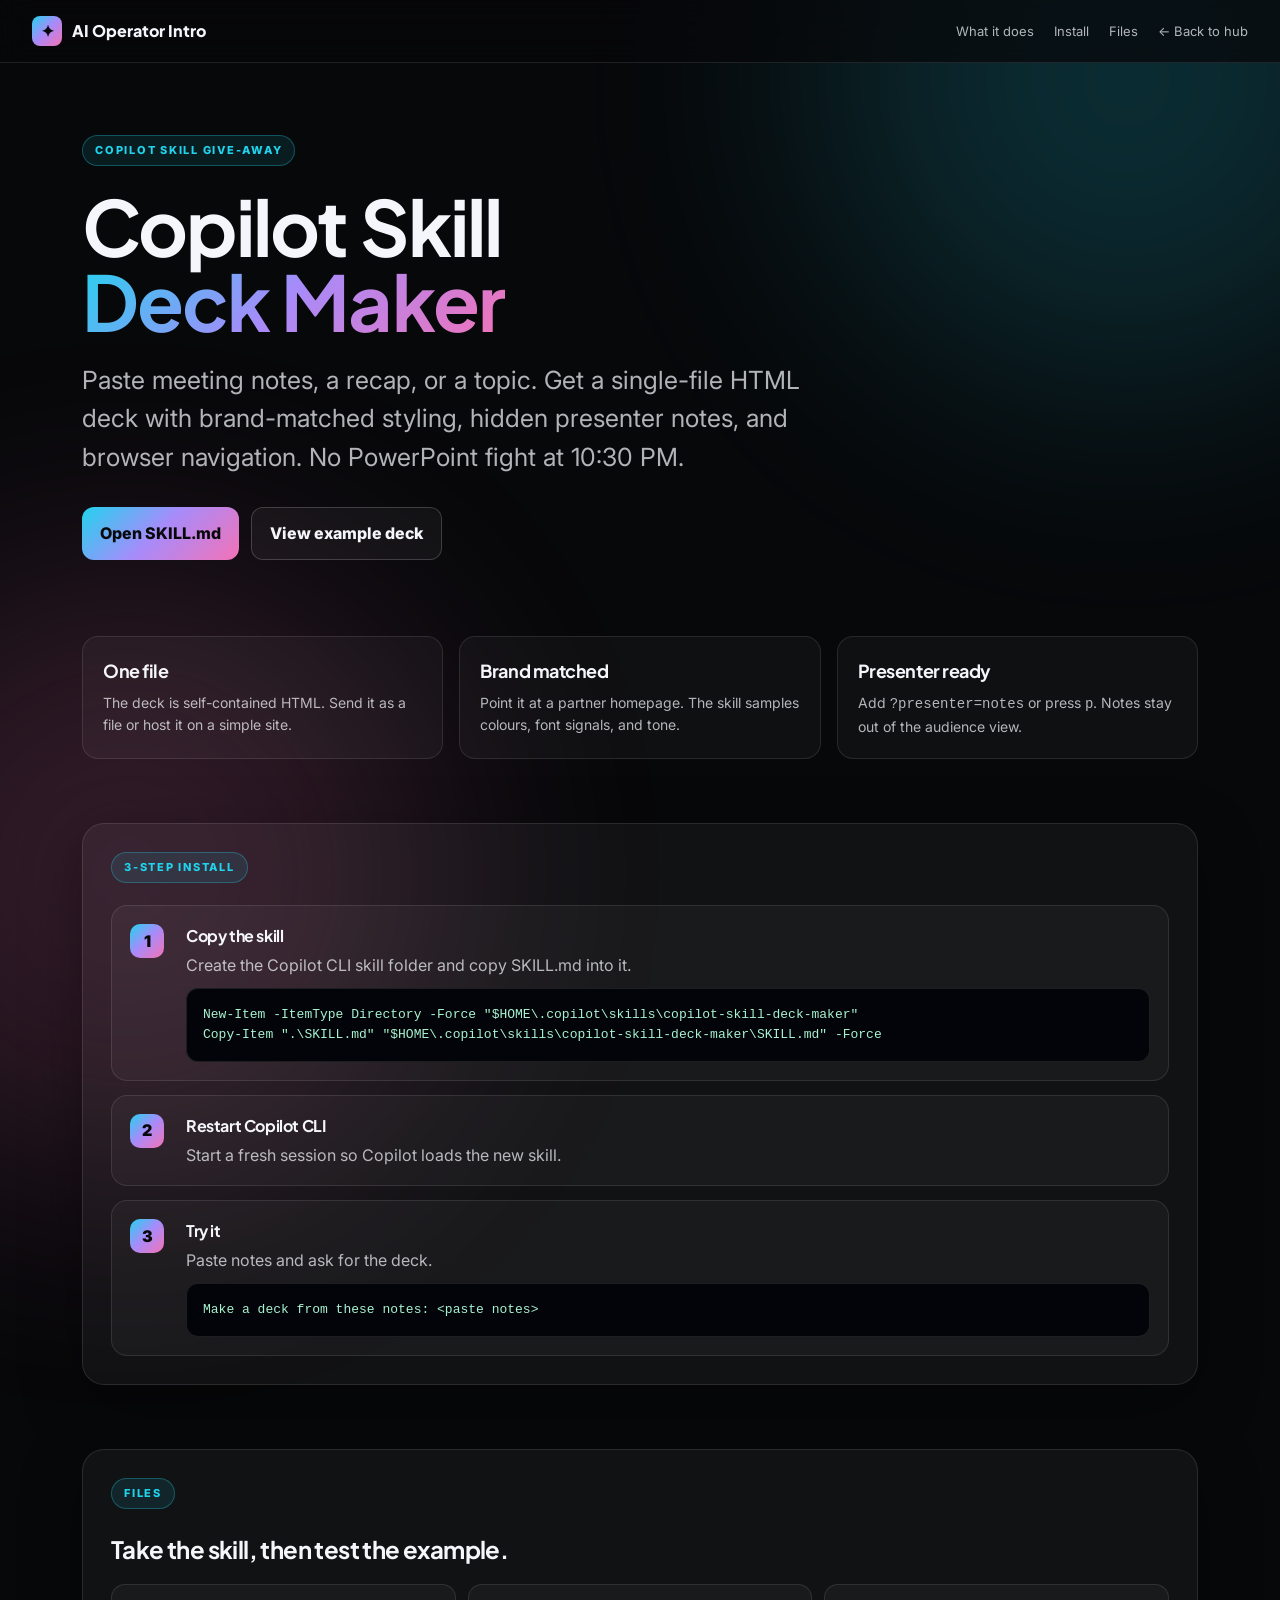
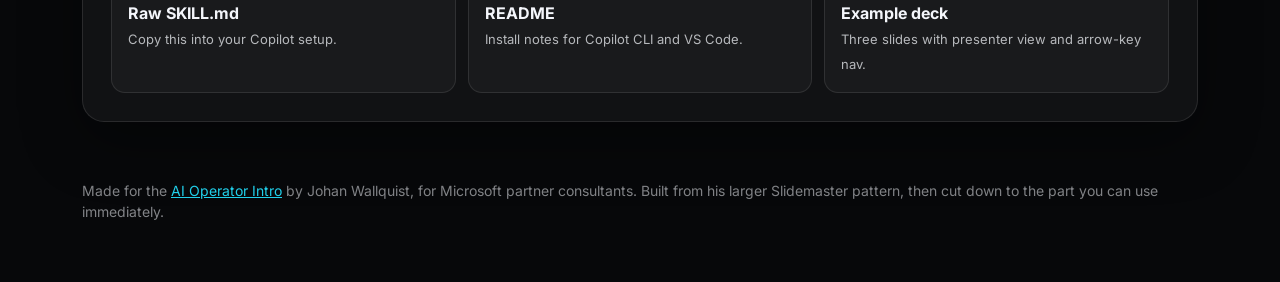
<file: skills/copilot-skill-deck-maker/index.html>
<!doctype html>
<html lang="en">
<head>
<meta charset="utf-8">
<meta name="viewport" content="width=device-width,initial-scale=1">
<title>Copilot Skill Deck Maker</title>
<link rel="preconnect" href="https://fonts.googleapis.com">
<link rel="preconnect" href="https://fonts.gstatic.com" crossorigin>
<link href="https://fonts.googleapis.com/css2?family=Inter:wght@400;500;600;700;800&family=Plus+Jakarta+Sans:wght@700;800;900&display=swap" rel="stylesheet">
<style>
:root{--bg:#07080a;--surface:rgba(255,255,255,.045);--border:rgba(255,255,255,.1);--border-strong:rgba(255,255,255,.18);--fg:#f4f6fb;--muted:rgba(244,246,251,.72);--weak:rgba(244,246,251,.52);--accent:#22d3ee;--accent-2:#f472b6;--accent-3:#a78bfa;--aurora:linear-gradient(135deg,#22d3ee 0%,#a78bfa 48%,#f472b6 100%);--shadow:0 18px 60px rgba(0,0,0,.38)}
*{box-sizing:border-box}html,body{margin:0;padding:0}body{min-height:100vh;background:var(--bg);color:var(--fg);font-family:Inter,Segoe UI,sans-serif;line-height:1.55;overflow-x:hidden}body:before,body:after{content:"";position:fixed;width:48vw;height:48vw;border-radius:50%;filter:blur(130px);opacity:.18;pointer-events:none;z-index:0}body:before{background:var(--accent);top:-18vw;right:-12vw}body:after{background:var(--accent-2);bottom:-22vw;left:-14vw}a{color:inherit}.topbar{position:sticky;top:0;z-index:5;display:flex;justify-content:space-between;align-items:center;padding:16px 32px;background:rgba(7,8,10,.72);backdrop-filter:blur(16px);border-bottom:1px solid var(--border)}.brand{display:flex;align-items:center;gap:10px;font-family:"Plus Jakarta Sans",sans-serif;font-weight:800}.mark{width:30px;height:30px;border-radius:8px;background:var(--aurora);color:#07080a;display:grid;place-items:center}.topbar nav{display:flex;gap:20px;font-size:13px;color:var(--muted)}.topbar nav a{text-decoration:none}.topbar nav a:hover{color:var(--accent)}main{position:relative;z-index:1}.hero{max-width:1180px;margin:0 auto;padding:72px 32px 44px}.eyebrow{display:inline-flex;padding:6px 12px;border:1px solid rgba(34,211,238,.3);border-radius:999px;background:rgba(34,211,238,.1);color:var(--accent);font-size:11px;font-weight:800;letter-spacing:.16em;text-transform:uppercase;margin-bottom:22px}h1,h2,h3{font-family:"Plus Jakarta Sans",Inter,sans-serif;margin:0;text-wrap:balance;letter-spacing:-.025em}h1{font-size:clamp(42px,6vw,78px);line-height:.98;max-width:850px}.gradient{background:var(--aurora);-webkit-background-clip:text;background-clip:text;-webkit-text-fill-color:transparent}.lead{font-size:clamp(19px,2.1vw,25px);color:var(--muted);max-width:760px;margin:22px 0 0}.hero-actions{display:flex;gap:12px;flex-wrap:wrap;margin-top:30px}.btn{display:inline-flex;align-items:center;gap:8px;border-radius:12px;padding:13px 18px;text-decoration:none;font-weight:800;border:1px solid var(--border-strong);background:var(--surface);color:var(--fg)}.btn.primary{background:var(--aurora);color:#07080a;border:0}.section{max-width:1180px;margin:0 auto;padding:32px}.panel{background:var(--surface);border:1px solid var(--border);border-radius:22px;padding:28px;box-shadow:var(--shadow)}.grid{display:grid;grid-template-columns:repeat(3,minmax(0,1fr));gap:16px}.card{background:rgba(255,255,255,.035);border:1px solid var(--border);border-radius:16px;padding:20px}.card h3{font-size:18px;margin-bottom:8px}.card p{margin:0;color:var(--muted);font-size:14px}.steps{counter-reset:step;display:grid;gap:14px}.step{counter-increment:step;display:grid;grid-template-columns:42px 1fr;gap:14px;align-items:start;background:rgba(255,255,255,.035);border:1px solid var(--border);border-radius:16px;padding:18px}.step:before{content:counter(step);width:34px;height:34px;border-radius:10px;background:var(--aurora);display:grid;place-items:center;color:#07080a;font-weight:900}.step h3{font-size:16px;margin-bottom:4px}.step p{margin:0;color:var(--muted)}pre{margin:10px 0 0;padding:16px;border-radius:12px;background:#020409;border:1px solid var(--border);overflow:auto;color:#a7f3d0;font:13px/1.55 Consolas,"Courier New",monospace}.links{display:flex;flex-wrap:wrap;gap:12px;margin-top:16px}.link-card{flex:1 1 220px;border:1px solid var(--border);border-radius:14px;background:rgba(255,255,255,.035);padding:16px;text-decoration:none}.link-card strong{display:block}.link-card span{color:var(--muted);font-size:13px}.made{max-width:1180px;margin:0 auto;padding:26px 32px 60px;color:var(--weak);font-size:14px}.made a{color:var(--accent)}@media(max-width:850px){.topbar nav{display:none}.grid{grid-template-columns:1fr}.hero,.section{padding-left:20px;padding-right:20px}.panel{padding:20px}}
</style>
</head>
<body>
<header class="topbar"><div class="brand"><span class="mark">✦</span><span>AI Operator Intro</span></div><nav><a href="#does">What it does</a><a href="#install">Install</a><a href="#links">Files</a><a href="../../">← Back to hub</a></nav></header>
<main>
  <section class="hero">
    <span class="eyebrow">Copilot skill give-away</span>
    <h1>Copilot Skill <span class="gradient">Deck Maker</span></h1>
    <p class="lead">Paste meeting notes, a recap, or a topic. Get a single-file HTML deck with brand-matched styling, hidden presenter notes, and browser navigation. No PowerPoint fight at 10:30 PM.</p>
    <div class="hero-actions"><a class="btn primary" href="./SKILL.md">Open SKILL.md</a><a class="btn" href="./example.html">View example deck</a></div>
  </section>

  <section class="section" id="does">
    <div class="grid">
      <article class="card"><h3>One file</h3><p>The deck is self-contained HTML. Send it as a file or host it on a simple site.</p></article>
      <article class="card"><h3>Brand matched</h3><p>Point it at a partner homepage. The skill samples colours, font signals, and tone.</p></article>
      <article class="card"><h3>Presenter ready</h3><p>Add <code>?presenter=notes</code> or press <code>p</code>. Notes stay out of the audience view.</p></article>
    </div>
  </section>

  <section class="section" id="install">
    <div class="panel">
      <span class="eyebrow">3-step install</span>
      <div class="steps">
        <div class="step"><div><h3>Copy the skill</h3><p>Create the Copilot CLI skill folder and copy SKILL.md into it.</p><pre>New-Item -ItemType Directory -Force "$HOME\.copilot\skills\copilot-skill-deck-maker"
Copy-Item ".\SKILL.md" "$HOME\.copilot\skills\copilot-skill-deck-maker\SKILL.md" -Force</pre></div></div>
        <div class="step"><div><h3>Restart Copilot CLI</h3><p>Start a fresh session so Copilot loads the new skill.</p></div></div>
        <div class="step"><div><h3>Try it</h3><p>Paste notes and ask for the deck.</p><pre>Make a deck from these notes: &lt;paste notes&gt;</pre></div></div>
      </div>
    </div>
  </section>

  <section class="section" id="links">
    <div class="panel">
      <span class="eyebrow">Files</span>
      <h2>Take the skill, then test the example.</h2>
      <div class="links">
        <a class="link-card" href="./SKILL.md"><strong>Raw SKILL.md</strong><span>Copy this into your Copilot setup.</span></a>
        <a class="link-card" href="./README.md"><strong>README</strong><span>Install notes for Copilot CLI and VS Code.</span></a>
        <a class="link-card" href="./example.html"><strong>Example deck</strong><span>Three slides with presenter view and arrow-key nav.</span></a>
      </div>
    </div>
  </section>
</main>
<footer class="made">Made for the <a href="../../">AI Operator Intro</a> by Johan Wallquist, for Microsoft partner consultants. Built from his larger Slidemaster pattern, then cut down to the part you can use immediately.</footer>
</body>
</html>
</file>
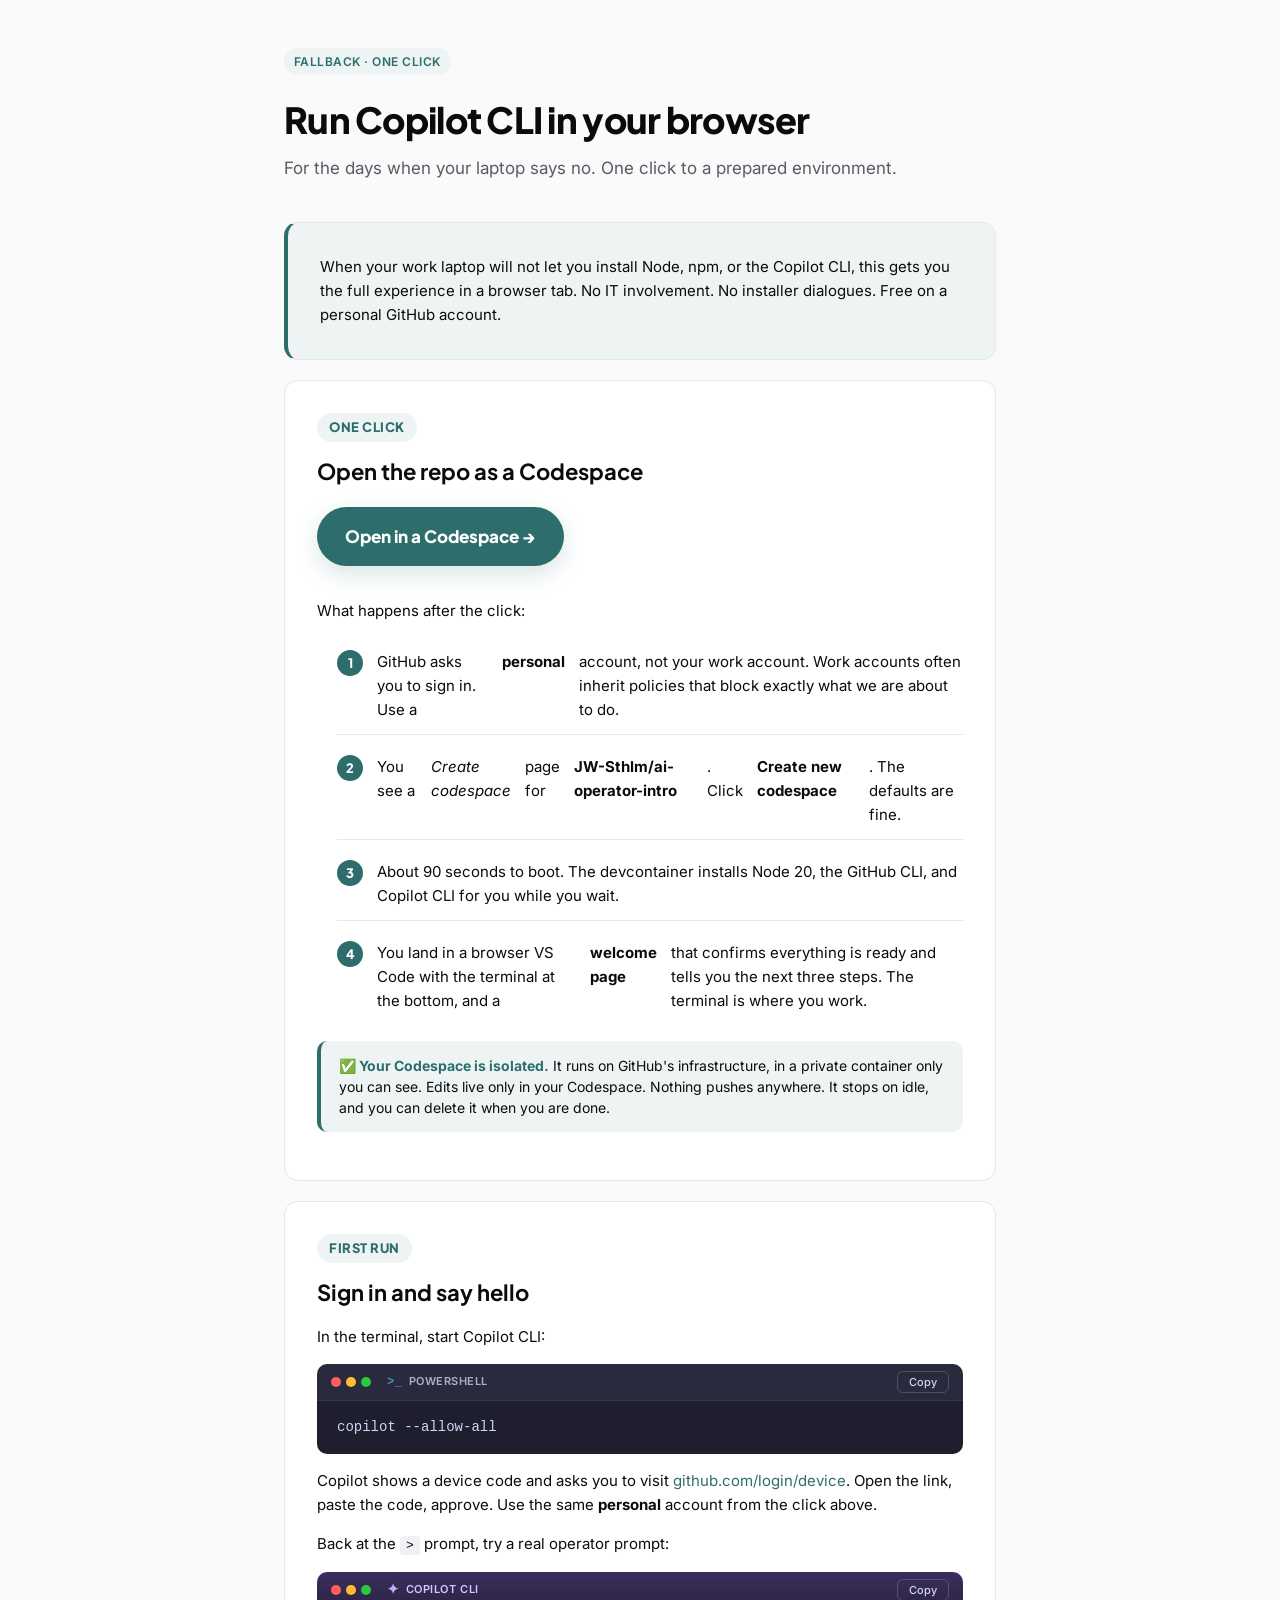
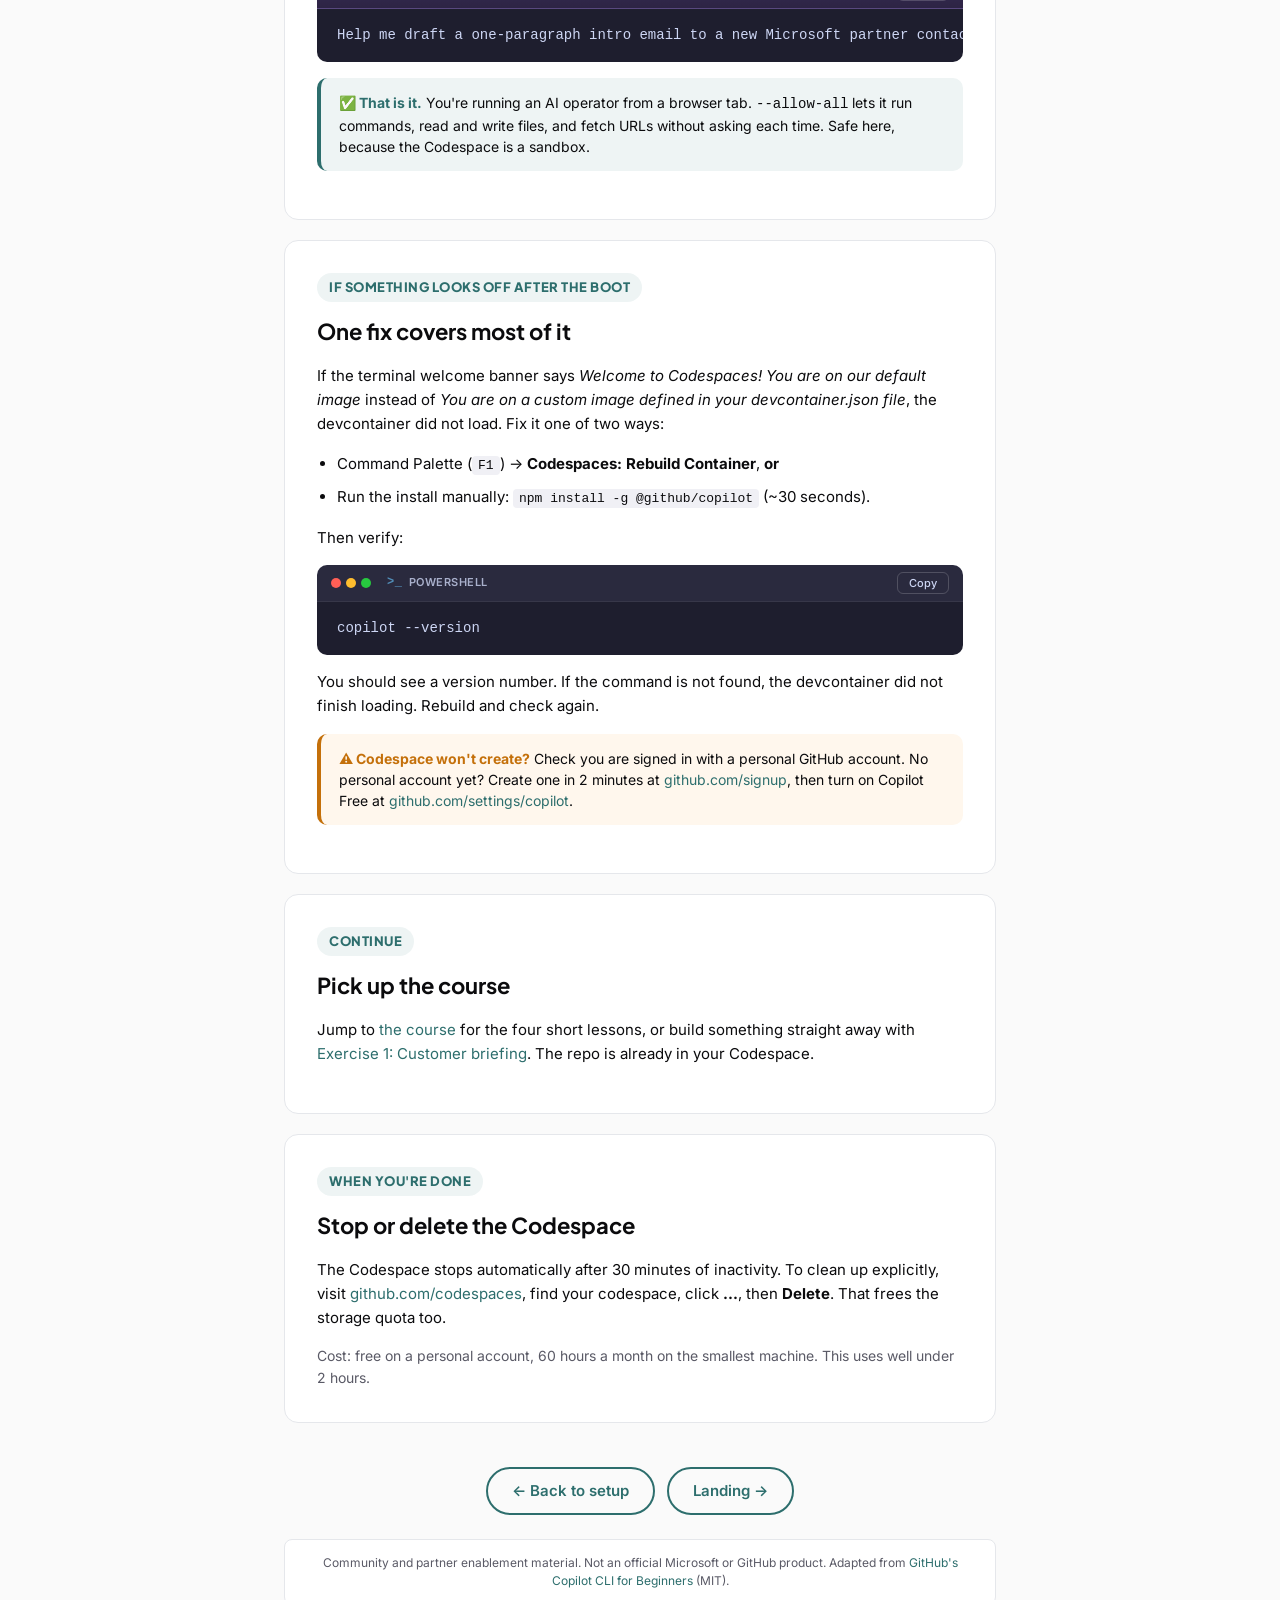
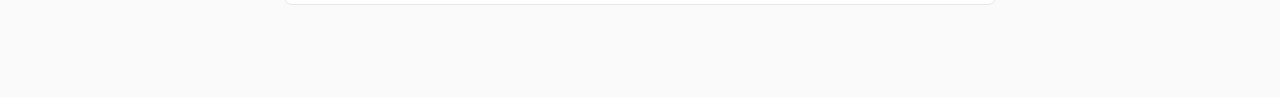
<file: setup-codespaces.html>
<!doctype html>
<html lang="en">
<head>
<meta charset="utf-8">
<meta name="viewport" content="width=device-width,initial-scale=1">
<title>Codespaces setup · The AI Operator Intro</title>
<meta name="description" content="Run GitHub Copilot CLI for the AI Operator Intro in a browser tab using GitHub Codespaces. One click.">
<link rel="preconnect" href="https://fonts.googleapis.com">
<link rel="preconnect" href="https://fonts.gstatic.com" crossorigin>
<link href="https://fonts.googleapis.com/css2?family=Plus+Jakarta+Sans:wght@400;600;700;800&family=Inter:wght@400;500;600&display=swap" rel="stylesheet">
<style>
  :root {
    --fg: #0b0b0d;
    --fg-muted: #5a5a66;
    --bg: #fafafa;
    --card: #fff;
    --accent: #2D6E6D;
    --accent-light: #EEF4F4;
    --border: #e5e7eb;
    --warn: #c4700a;
    --warn-bg: #FFF7ED;
    --warn-border: #FDDCAB;
    --success: #16803C;
    --success-bg: #F0FDF4;
    --success-border: #BBF7D0;
    --code-bg: #1e1e2e;
    --code-fg: #cdd6f4;
  }
  * { box-sizing: border-box; }
  body { margin: 0; font-family: 'Inter', system-ui, sans-serif; background: var(--bg); color: var(--fg); line-height: 1.6; }

  .wrap { max-width: 760px; margin: 0 auto; padding: 48px 24px 96px; }

  .header { margin-bottom: 40px; }
  .tag { display: inline-block; background: var(--accent-light); color: var(--accent); font-size: 12px; font-weight: 600; padding: 4px 10px; border-radius: 999px; letter-spacing: .04em; text-transform: uppercase; margin-bottom: 16px; }
  h1 { font-family: 'Plus Jakarta Sans', sans-serif; font-size: 36px; font-weight: 800; letter-spacing: -.02em; margin: 0 0 6px; }
  .sub { color: var(--fg-muted); font-size: 17px; margin: 0 0 24px; }

  .step { background: var(--card); border: 1px solid var(--border); border-radius: 14px; padding: 32px; margin-bottom: 20px; position: relative; }
  .step-number { font-family: 'Plus Jakarta Sans', sans-serif; font-weight: 800; font-size: 13px; color: var(--accent); background: var(--accent-light); display: inline-block; padding: 4px 12px; border-radius: 999px; margin-bottom: 12px; letter-spacing: .04em; text-transform: uppercase; }
  .step h2 { font-family: 'Plus Jakarta Sans', sans-serif; font-size: 22px; font-weight: 700; margin: 0 0 12px; }
  .step h3 { font-family: 'Plus Jakarta Sans', sans-serif; font-size: 16px; font-weight: 700; margin: 20px 0 8px; }
  .step p, .step li { font-size: 15px; }
  .step ul, .step ol { padding-left: 20px; }
  .step li { margin-bottom: 8px; }

  pre { background: var(--code-bg); color: var(--code-fg); border-radius: 10px; padding: 16px 20px; overflow-x: auto; font-size: 14px; line-height: 1.5; margin: 12px 0; }
  code { font-family: 'Cascadia Code', 'Fira Code', 'Consolas', monospace; font-size: 14px; }
  p code, li code { background: #f0f0f5; padding: 2px 6px; border-radius: 4px; font-size: 13px; color: var(--fg); }

  .cmd-wrap { margin: 14px 0; }
  .cmd-wrap pre { margin: 0; border-top-left-radius: 0; border-top-right-radius: 0; }
  .cmd-header { display: flex; align-items: center; justify-content: space-between; background: #2a2a3e; color: var(--code-fg); padding: 7px 14px; border-radius: 10px 10px 0 0; border-bottom: 1px solid rgba(255,255,255,0.06); font-family: 'Inter', sans-serif; gap: 10px; }
  .cmd-dots { display: inline-flex; gap: 5px; align-items: center; margin-right: 6px; }
  .cmd-dots .dot { width: 10px; height: 10px; border-radius: 50%; display: inline-block; }
  .cmd-dots .dot.red { background: #ff5f56; }
  .cmd-dots .dot.yellow { background: #ffbd2e; }
  .cmd-dots .dot.green { background: #27c93f; }
  .cmd-label { font-weight: 600; letter-spacing: 0.05em; text-transform: uppercase; font-size: 11px; display: flex; align-items: center; gap: 6px; flex: 1; }
  .cmd-label::before { font-family: 'Cascadia Code', monospace; font-size: 12px; }
  .shell-ps .cmd-label { opacity: 0.78; }
  .shell-ps .cmd-label::before { content: ">_"; color: #5DA9D9; opacity: 1; }
  .shell-copilot .cmd-header { background: linear-gradient(180deg, #3a2e5c 0%, #2d2444 100%); border-bottom-color: rgba(199, 168, 255, 0.22); }
  .shell-copilot .cmd-label { color: #D9C2FF; opacity: 1; }
  .shell-copilot .cmd-label::before { content: "✦"; color: #C7A8FF; font-size: 14px; }
  .cmd-copy { background: transparent; color: inherit; border: 1px solid rgba(255,255,255,0.18); border-radius: 6px; padding: 3px 11px; font-size: 11px; font-weight: 500; cursor: pointer; transition: background .12s, border-color .12s; font-family: 'Inter', sans-serif; }
  .cmd-copy:hover { background: rgba(255,255,255,0.08); border-color: rgba(255,255,255,0.32); }
  .cmd-copy.copied { background: var(--success); color: #fff; border-color: var(--success); }

  .tip, .warn { border-radius: 10px; padding: 14px 18px; margin: 16px 0; font-size: 14px; line-height: 1.5; }
  .tip { background: var(--accent-light); border-left: 4px solid var(--accent); }
  .tip strong { color: var(--accent); }
  .warn { background: var(--warn-bg); border-left: 4px solid var(--warn); }
  .warn strong { color: var(--warn); }

  .cta { display: inline-flex; align-items: center; justify-content: center; gap: 8px; background: var(--accent); color: #fff; font-family: 'Plus Jakarta Sans', sans-serif; font-weight: 800; font-size: 17px; text-decoration: none; border-radius: 999px; padding: 16px 28px; margin: 6px 0 18px; box-shadow: 0 8px 22px rgba(45,110,109,0.18); transition: transform .15s, box-shadow .15s; }
  .cta:hover { transform: translateY(-1px); box-shadow: 0 12px 28px rgba(45,110,109,0.24); }
  .steps-after { list-style: none; counter-reset: s; padding: 0; margin: 14px 0 0; }
  .steps-after li { counter-increment: s; display: flex; gap: 14px; align-items: flex-start; padding: 12px 0; border-bottom: 1px solid var(--border); }
  .steps-after li:last-child { border-bottom: 0; }
  .steps-after li::before { content: counter(s); flex-shrink: 0; width: 26px; height: 26px; border-radius: 50%; background: var(--accent); color: #fff; display: inline-flex; align-items: center; justify-content: center; font-size: 13px; font-weight: 800; font-family: 'Plus Jakarta Sans', sans-serif; }
  .nav-links { display: flex; justify-content: center; gap: 12px; flex-wrap: wrap; padding-top: 24px; }
  .nav-links a { display: inline-block; color: var(--accent); font-weight: 600; font-size: 15px; text-decoration: none; padding: 10px 24px; border: 2px solid var(--accent); border-radius: 999px; transition: background .15s, color .15s; }
  .nav-links a:hover { background: var(--accent); color: #fff; }

  a.inline { color: var(--accent); text-decoration: none; }
  a.inline:hover { text-decoration: underline; }

  .disclaimer { font-size: 12px; color: var(--fg-muted); background: var(--card); border: 1px solid var(--border); border-radius: 8px; padding: 14px 18px; margin-top: 24px; line-height: 1.5; text-align: center; }
</style>
</head>
<body>
<div class="wrap">

  <div class="header">
    <span class="tag">Fallback · one click</span>
    <h1>Run Copilot CLI in your browser</h1>
    <p class="sub">For the days when your laptop says no. One click to a prepared environment.</p>
  </div>

  <div class="step" style="border-left: 4px solid var(--accent); background: var(--accent-light);">
    <p style="margin: 0; font-size: 15px; line-height: 1.6;">When your work laptop will not let you install Node, npm, or the Copilot CLI, this gets you the full experience in a browser tab. No IT involvement. No installer dialogues. Free on a personal GitHub account.</p>
  </div>

  <div class="step" id="one-click">
    <span class="step-number">One click</span>
    <h2>Open the repo as a Codespace</h2>
    <a class="cta" href="https://codespaces.new/JW-Sthlm/ai-operator-intro?quickstart=1" target="_blank" rel="noopener">Open in a Codespace →</a>
    <p>What happens after the click:</p>
    <ol class="steps-after">
      <li>GitHub asks you to sign in. Use a <strong>personal</strong> account, not your work account. Work accounts often inherit policies that block exactly what we are about to do.</li>
      <li>You see a <em>Create codespace</em> page for <strong>JW-Sthlm/ai-operator-intro</strong>. Click <strong>Create new codespace</strong>. The defaults are fine.</li>
      <li>About 90 seconds to boot. The devcontainer installs Node 20, the GitHub CLI, and Copilot CLI for you while you wait.</li>
      <li>You land in a browser VS Code with the terminal at the bottom, and a <strong>welcome page</strong> that confirms everything is ready and tells you the next three steps. The terminal is where you work.</li>
    </ol>
    <div class="tip"><strong>✅ Your Codespace is isolated.</strong> It runs on GitHub's infrastructure, in a private container only you can see. Edits live only in your Codespace. Nothing pushes anywhere. It stops on idle, and you can delete it when you are done.</div>
  </div>

  <div class="step" id="first-run">
    <span class="step-number">First run</span>
    <h2>Sign in and say hello</h2>
    <p>In the terminal, start Copilot CLI:</p>
    <pre><code>copilot --allow-all</code></pre>
    <p>Copilot shows a device code and asks you to visit <a class="inline" href="https://github.com/login/device" target="_blank" rel="noopener">github.com/login/device</a>. Open the link, paste the code, approve. Use the same <strong>personal</strong> account from the click above.</p>
    <p>Back at the <code>&gt;</code> prompt, try a real operator prompt:</p>
    <pre data-shell="copilot"><code>Help me draft a one-paragraph intro email to a new Microsoft partner contact, casual tone.</code></pre>
    <div class="tip"><strong>✅ That is it.</strong> You're running an AI operator from a browser tab. <code>--allow-all</code> lets it run commands, read and write files, and fetch URLs without asking each time. Safe here, because the Codespace is a sandbox.</div>
  </div>

  <div class="step" id="if-off">
    <span class="step-number">If something looks off after the boot</span>
    <h2>One fix covers most of it</h2>
    <p>If the terminal welcome banner says <em>Welcome to Codespaces! You are on our default image</em> instead of <em>You are on a custom image defined in your devcontainer.json file</em>, the devcontainer did not load. Fix it one of two ways:</p>
    <ul>
      <li>Command Palette (<code>F1</code>) → <strong>Codespaces: Rebuild Container</strong>, <strong>or</strong></li>
      <li>Run the install manually: <code>npm install -g @github/copilot</code> (~30 seconds).</li>
    </ul>
    <p>Then verify:</p>
    <pre><code>copilot --version</code></pre>
    <p>You should see a version number. If the command is not found, the devcontainer did not finish loading. Rebuild and check again.</p>
    <div class="warn"><strong>⚠️ Codespace won't create?</strong> Check you are signed in with a personal GitHub account. No personal account yet? Create one in 2 minutes at <a class="inline" href="https://github.com/signup" target="_blank" rel="noopener">github.com/signup</a>, then turn on Copilot Free at <a class="inline" href="https://github.com/settings/copilot" target="_blank" rel="noopener">github.com/settings/copilot</a>.</div>
  </div>

  <div class="step" id="continue">
    <span class="step-number">Continue</span>
    <h2>Pick up the course</h2>
    <p>Jump to <a class="inline" href="course/">the course</a> for the four short lessons, or build something straight away with <a class="inline" href="exercises/exercise-01-build-your-briefing.html">Exercise 1: Customer briefing</a>. The repo is already in your Codespace.</p>
  </div>

  <div class="step" id="cleanup">
    <span class="step-number">When you're done</span>
    <h2>Stop or delete the Codespace</h2>
    <p>The Codespace stops automatically after 30 minutes of inactivity. To clean up explicitly, visit <a class="inline" href="https://github.com/codespaces" target="_blank" rel="noopener">github.com/codespaces</a>, find your codespace, click <strong>...</strong>, then <strong>Delete</strong>. That frees the storage quota too.</p>
    <p class="sub" style="margin: 12px 0 0; font-size: 14px;">Cost: free on a personal account, 60 hours a month on the smallest machine. This uses well under 2 hours.</p>
  </div>

  <div class="nav-links">
    <a href="setup.html">← Back to setup</a>
    <a href="index.html">Landing →</a>
  </div>

  <div class="disclaimer">
    Community and partner enablement material. Not an official Microsoft or GitHub product. Adapted from <a class="inline" href="https://gh.io/copilot-cli-course" target="_blank">GitHub's Copilot CLI for Beginners</a> (MIT).
  </div>

</div>
<script>
(function() {
  var SHELL_LABELS = { 'ps': 'PowerShell', 'copilot': 'Copilot CLI' };
  document.querySelectorAll('pre').forEach(function(pre) {
    if (pre.closest('.cmd-wrap')) return;
    var shell = pre.getAttribute('data-shell') || 'ps';
    var label = SHELL_LABELS[shell] || 'PowerShell';
    var wrap = document.createElement('div');
    wrap.className = 'cmd-wrap shell-' + shell;
    var header = document.createElement('div');
    header.className = 'cmd-header';
    var dots = document.createElement('span');
    dots.className = 'cmd-dots';
    dots.innerHTML = '<span class="dot red"></span><span class="dot yellow"></span><span class="dot green"></span>';
    var labelSpan = document.createElement('span');
    labelSpan.className = 'cmd-label';
    labelSpan.textContent = label;
    var btn = document.createElement('button');
    btn.className = 'cmd-copy';
    btn.type = 'button';
    btn.textContent = 'Copy';
    btn.setAttribute('aria-label', 'Copy command');
    btn.addEventListener('click', function() {
      var code = pre.querySelector('code');
      var text = code ? code.textContent : pre.textContent;
      var done = function() {
        btn.textContent = 'Copied!';
        btn.classList.add('copied');
        setTimeout(function() { btn.textContent = 'Copy'; btn.classList.remove('copied'); }, 1400);
      };
      var fail = function() {
        btn.textContent = 'Failed';
        setTimeout(function() { btn.textContent = 'Copy'; }, 1400);
      };
      if (navigator.clipboard && navigator.clipboard.writeText) {
        navigator.clipboard.writeText(text).then(done).catch(fail);
      } else {
        var ta = document.createElement('textarea');
        ta.value = text;
        document.body.appendChild(ta);
        ta.select();
        try { document.execCommand('copy'); done(); } catch (e) { fail(); }
        document.body.removeChild(ta);
      }
    });
    header.appendChild(dots);
    header.appendChild(labelSpan);
    header.appendChild(btn);
    pre.parentNode.insertBefore(wrap, pre);
    wrap.appendChild(header);
    wrap.appendChild(pre);
  });
})();
</script>
</body>
</html>
</file>
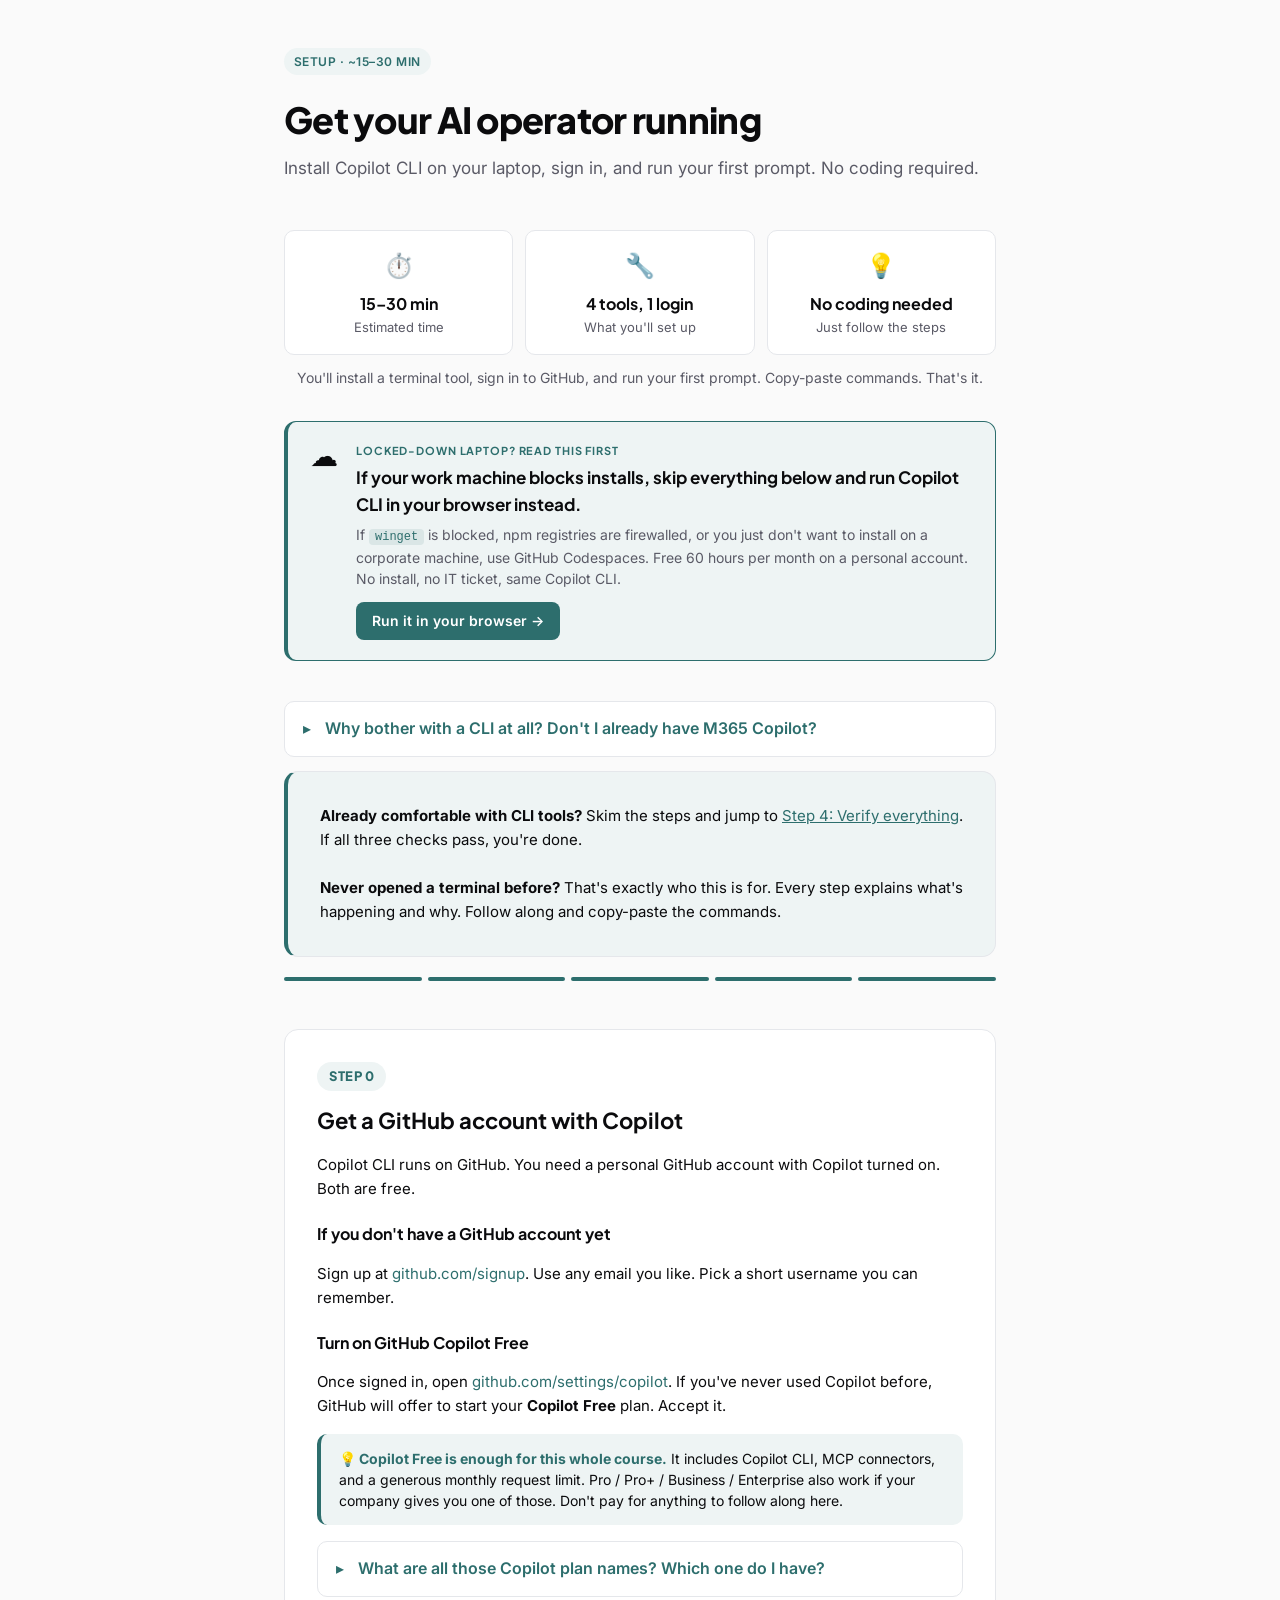
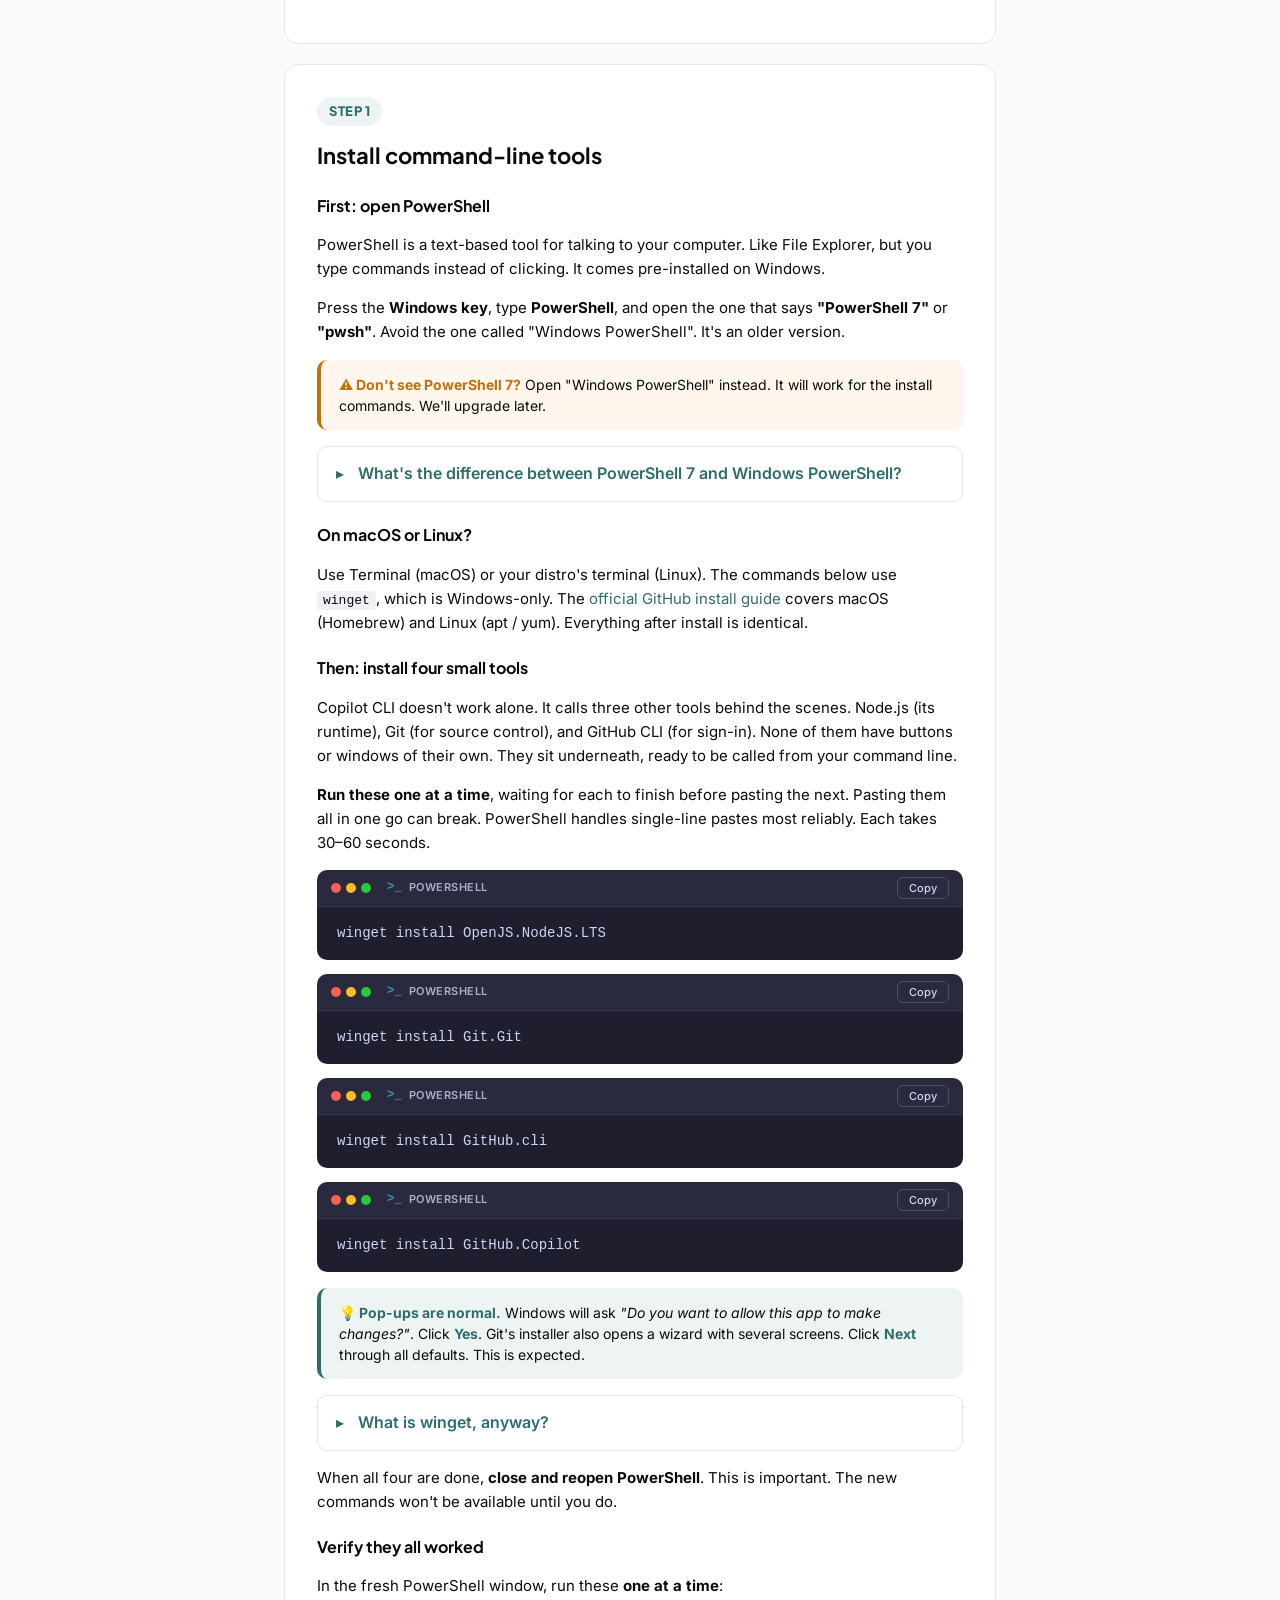
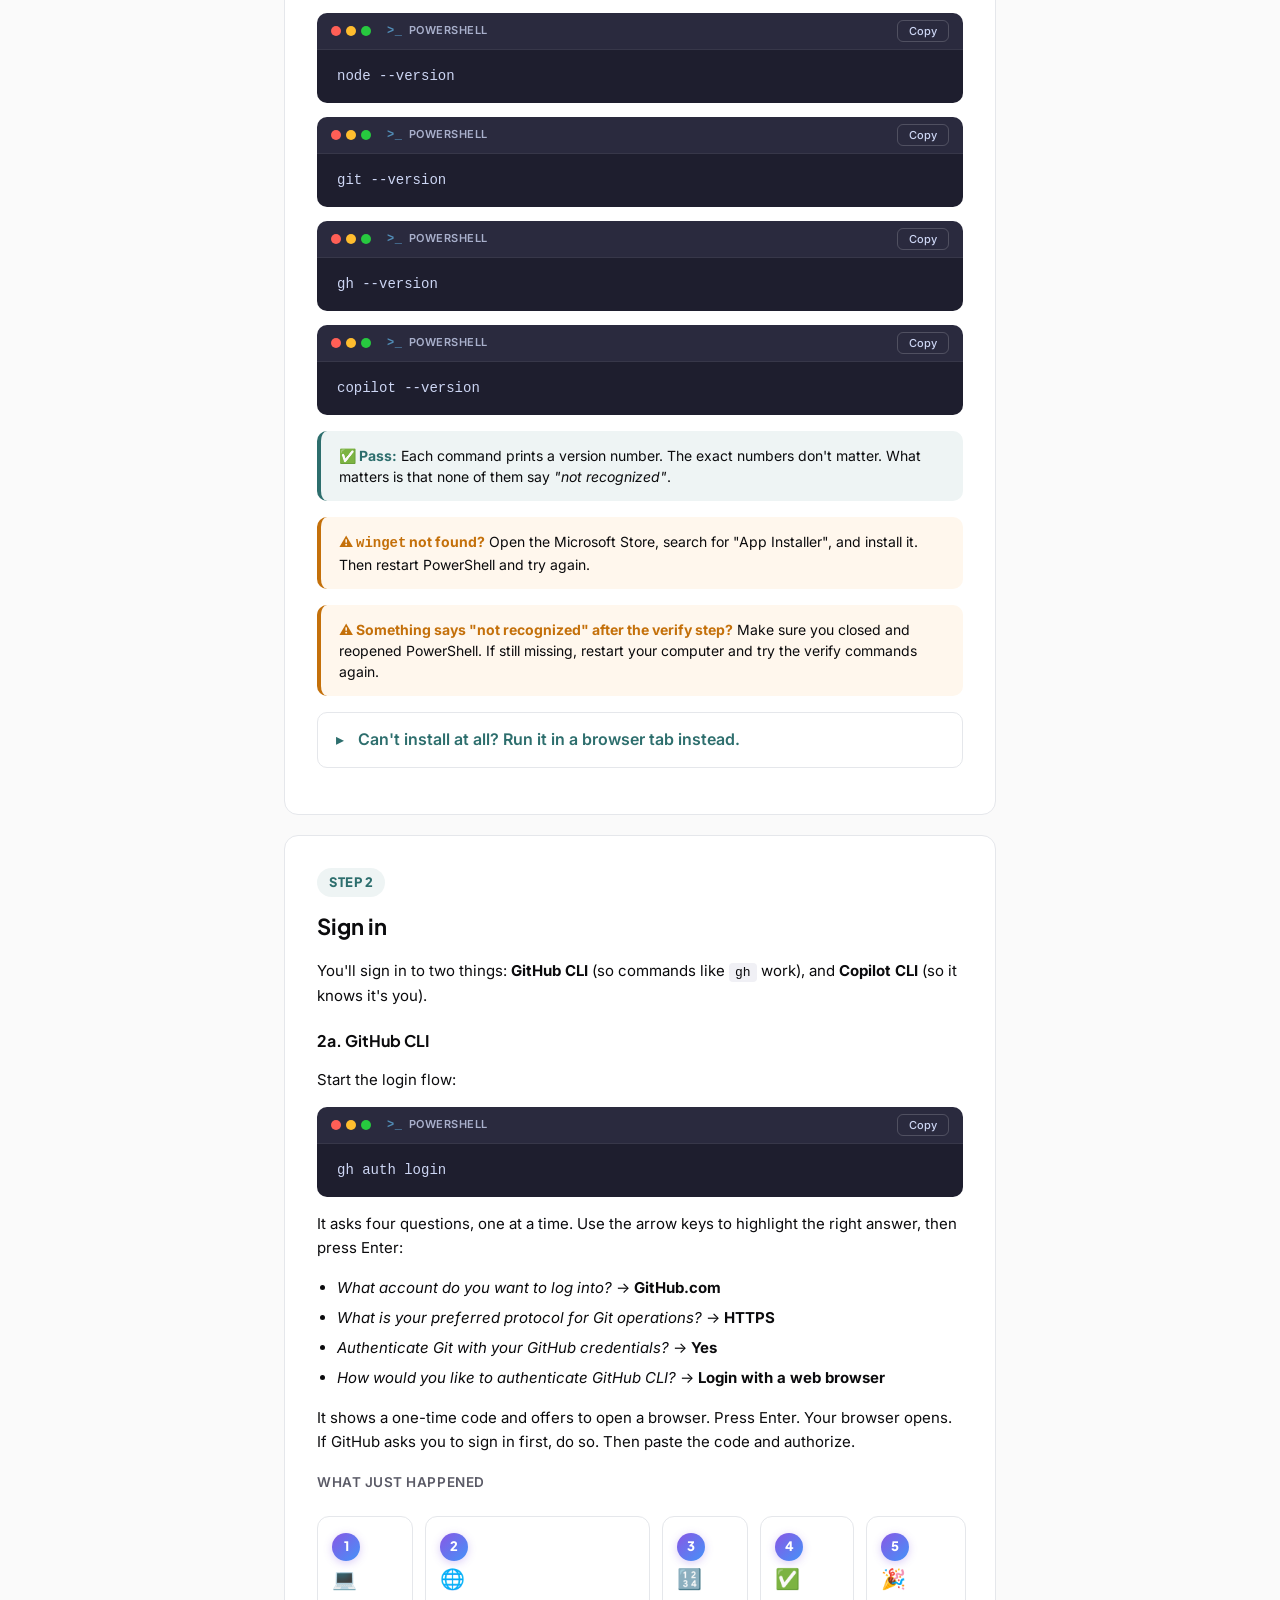
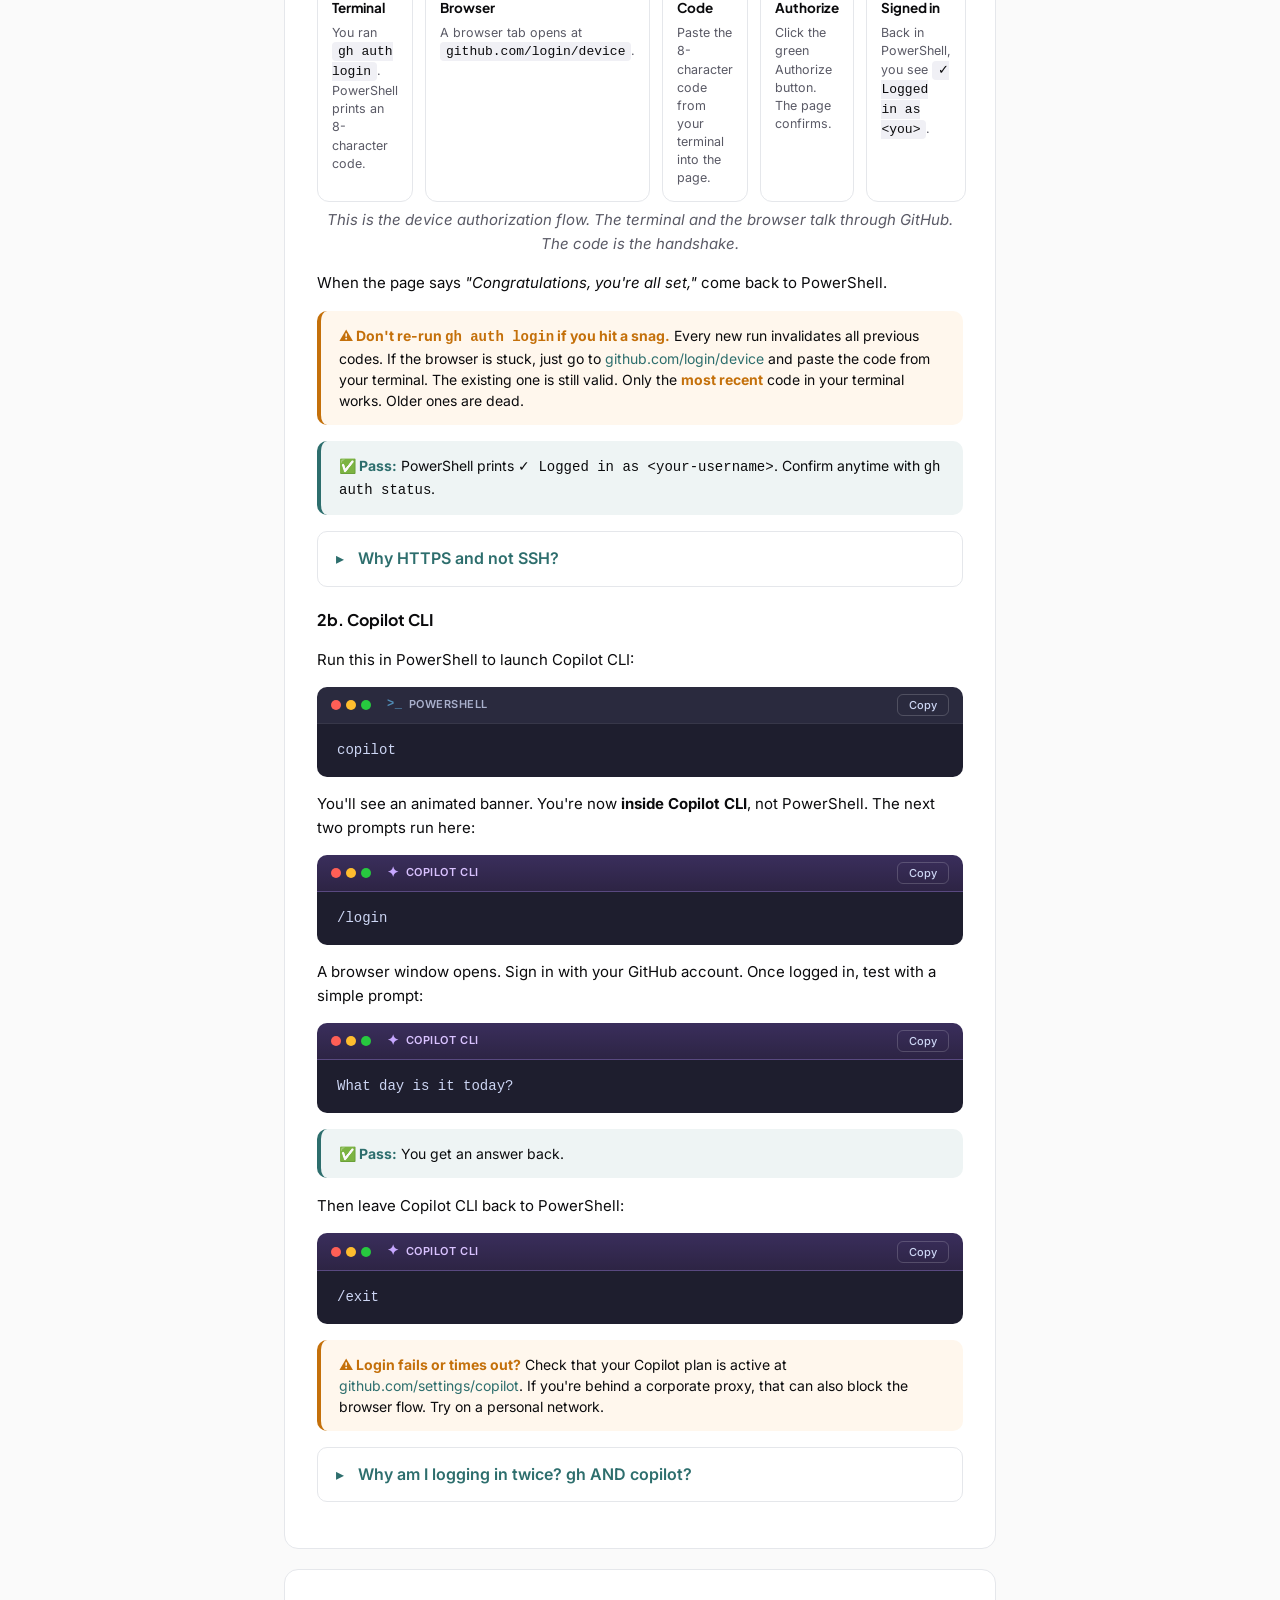
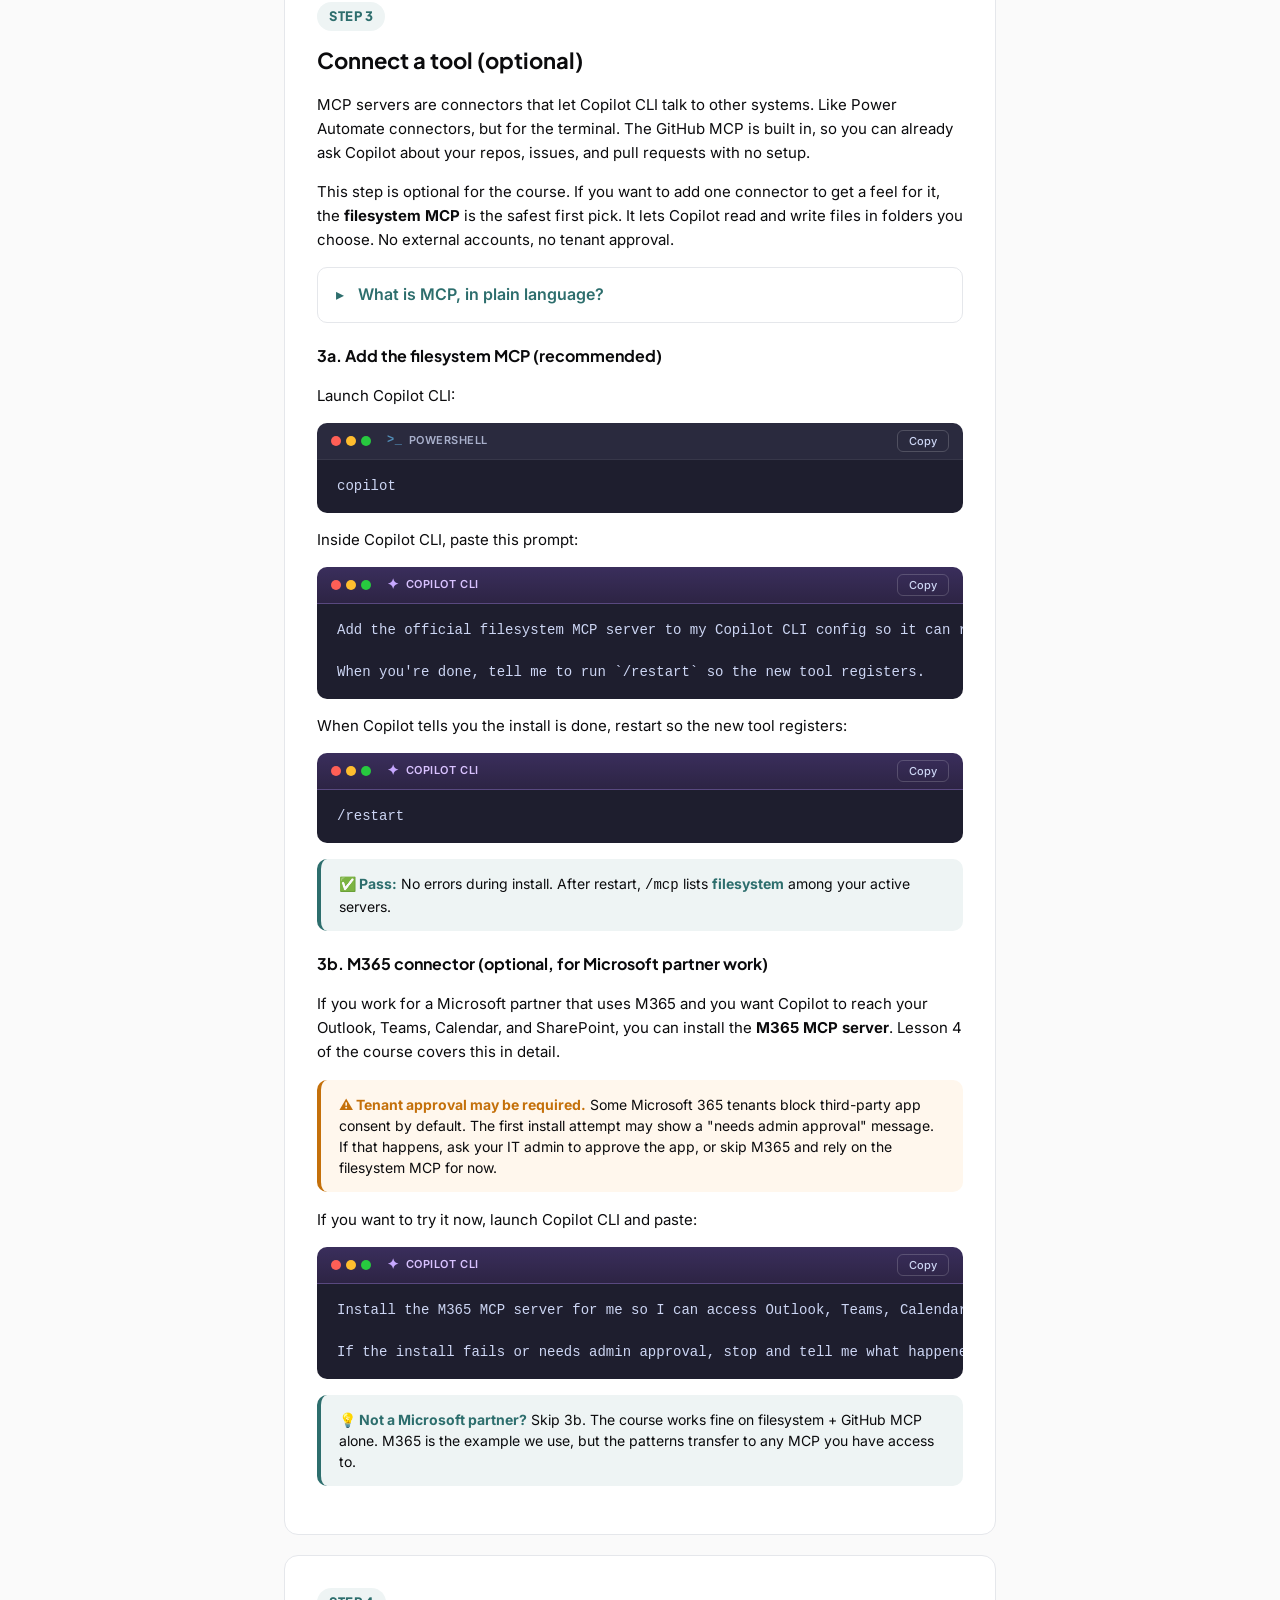
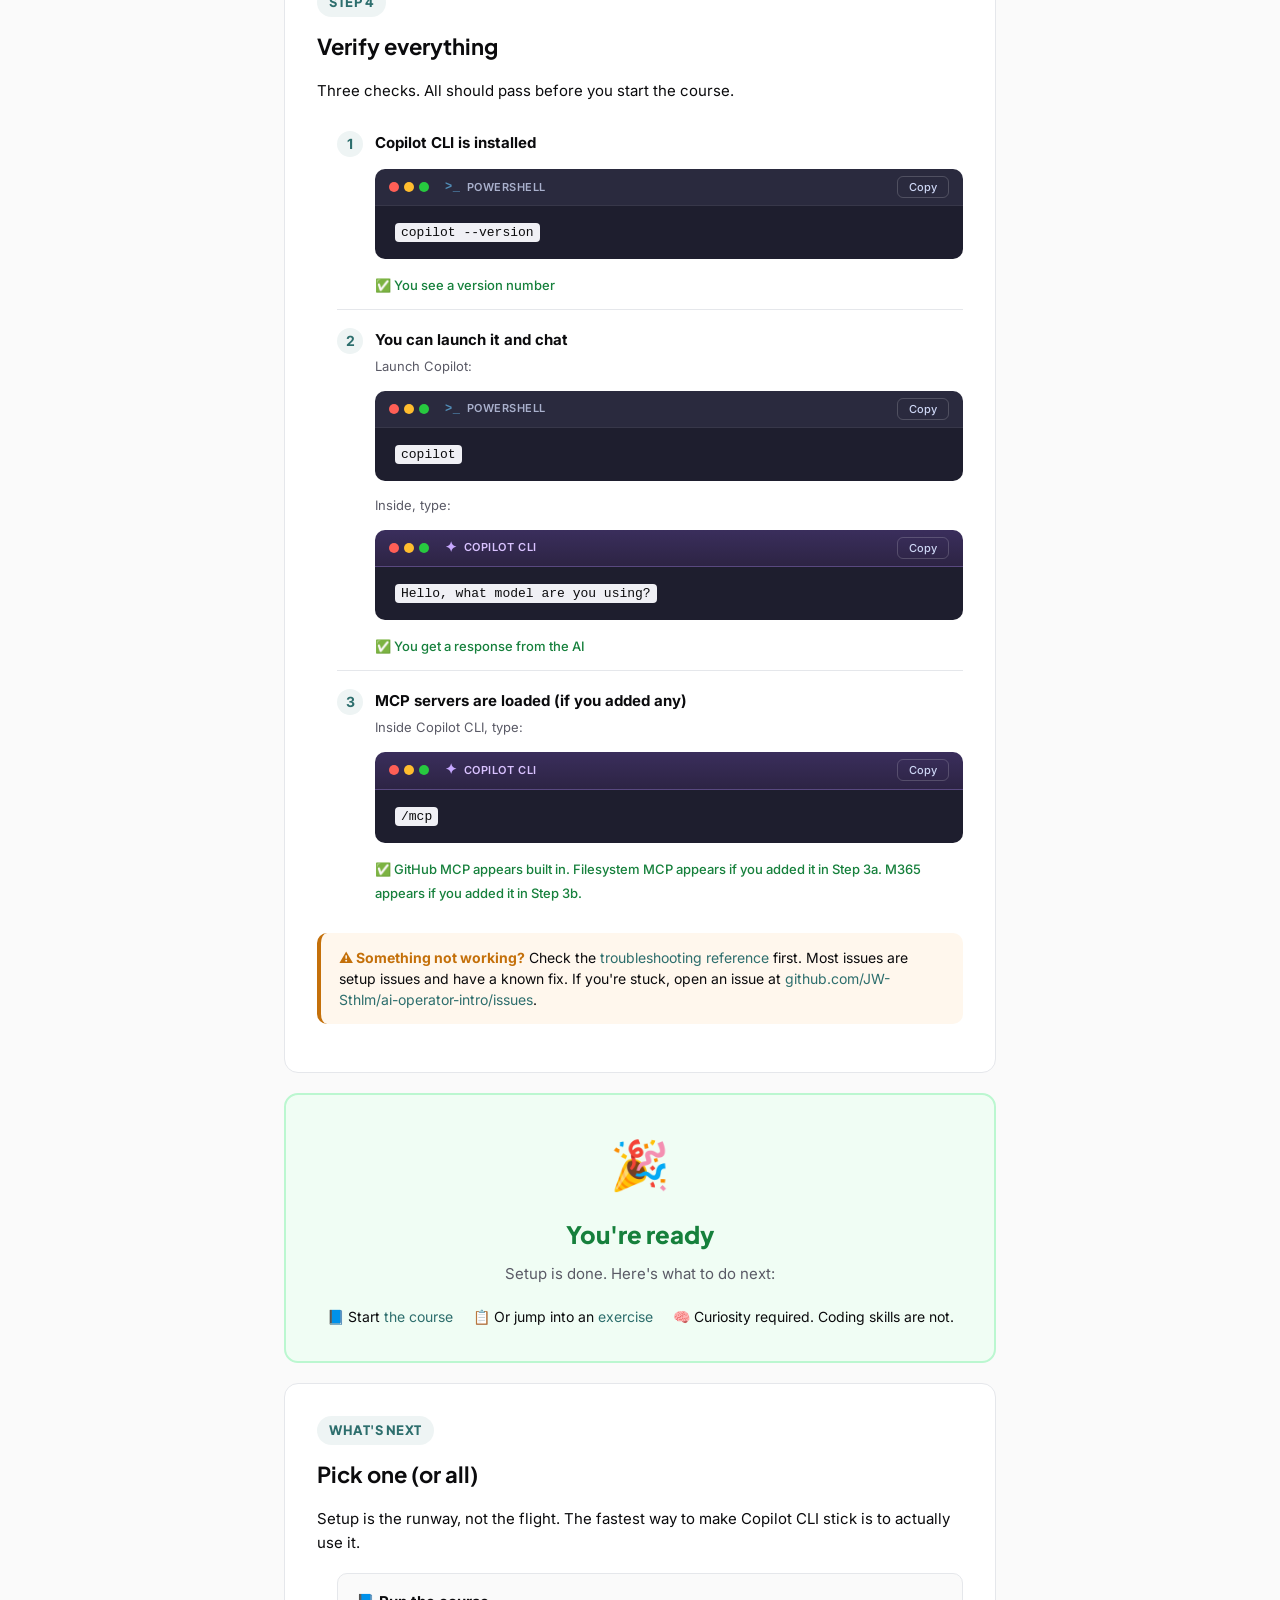
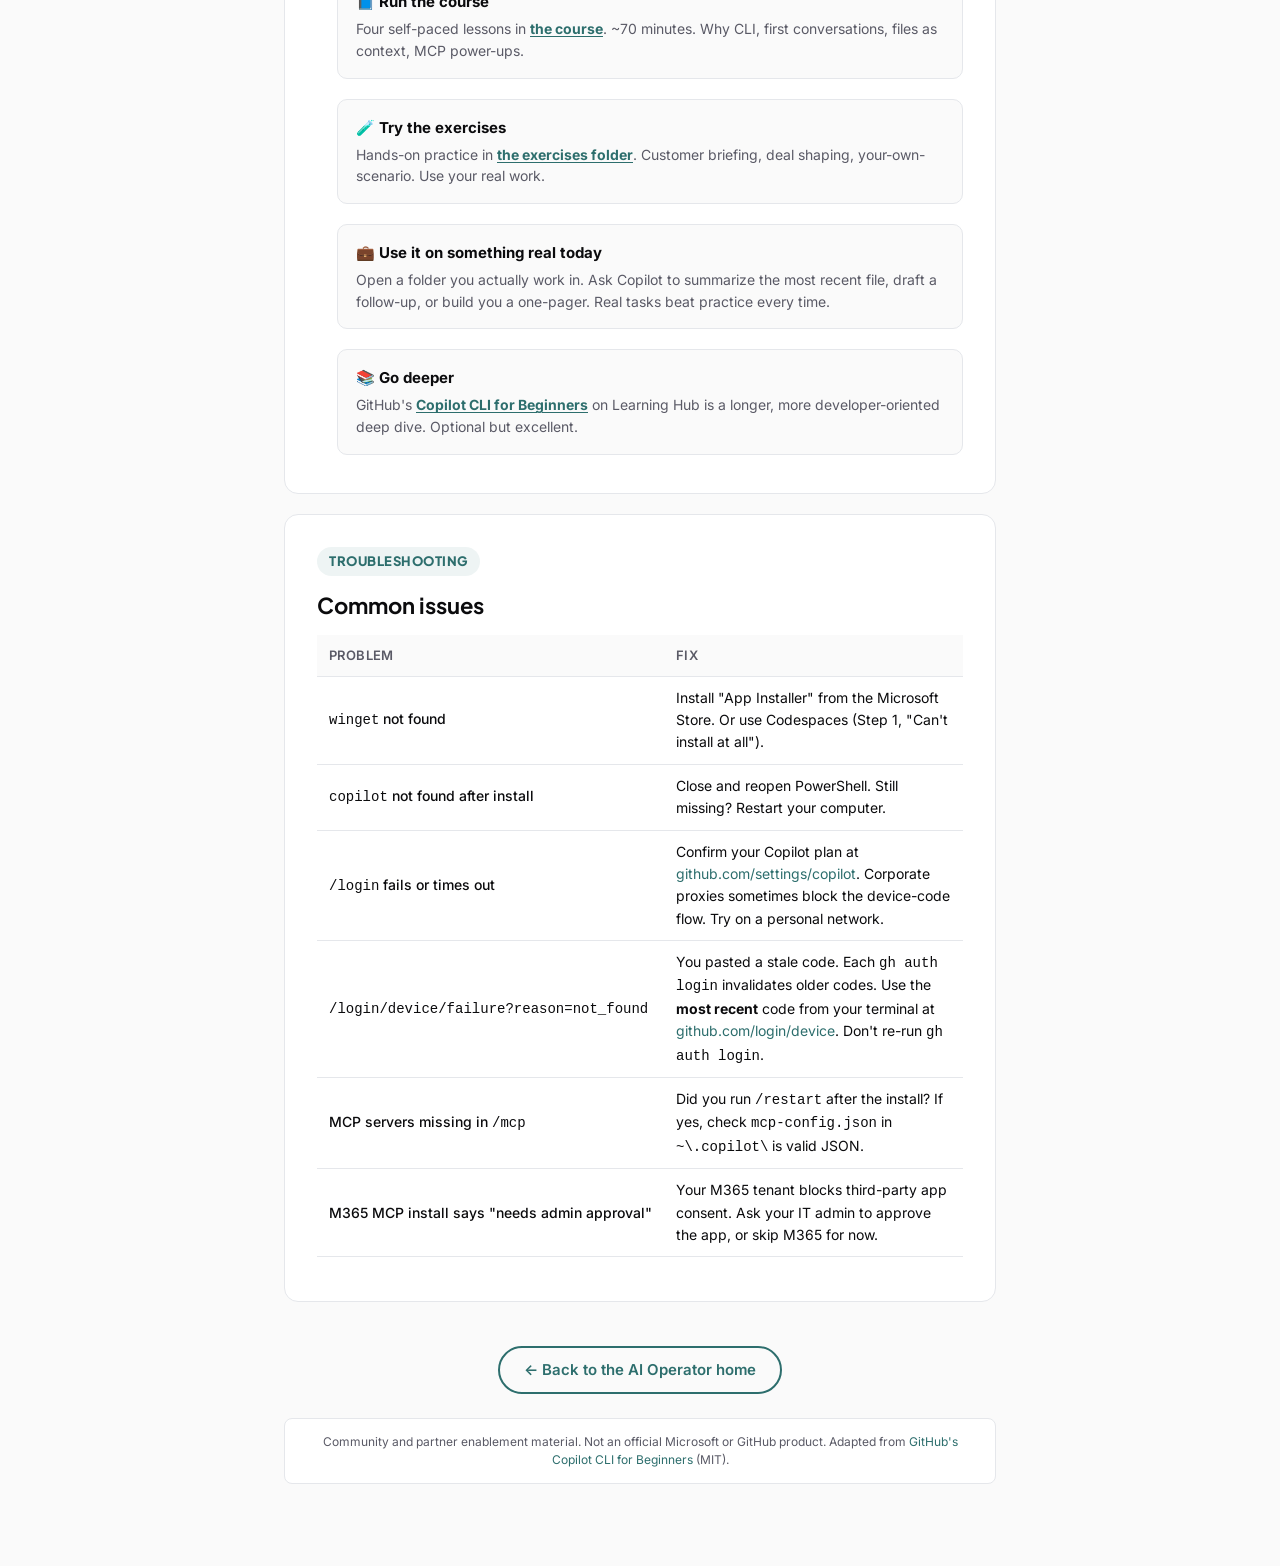
<file: setup.html>
<!doctype html>
<html lang="en">
<head>
<meta charset="utf-8">
<meta name="viewport" content="width=device-width,initial-scale=1">
<title>Setup · The AI Operator Intro</title>
<link rel="preconnect" href="https://fonts.googleapis.com">
<link rel="preconnect" href="https://fonts.gstatic.com" crossorigin>
<link href="https://fonts.googleapis.com/css2?family=Plus+Jakarta+Sans:wght@400;600;700;800&family=Inter:wght@400;500;600&display=swap" rel="stylesheet">
<style>
  :root {
    --fg: #0b0b0d;
    --fg-muted: #5a5a66;
    --bg: #fafafa;
    --card: #fff;
    --accent: #2D6E6D;
    --accent-light: #EEF4F4;
    --border: #e5e7eb;
    --warn: #c4700a;
    --warn-bg: #FFF7ED;
    --warn-border: #FDDCAB;
    --success: #16803C;
    --success-bg: #F0FDF4;
    --success-border: #BBF7D0;
    --code-bg: #1e1e2e;
    --code-fg: #cdd6f4;
  }
  * { box-sizing: border-box; }
  body { margin: 0; font-family: 'Inter', system-ui, sans-serif; background: var(--bg); color: var(--fg); line-height: 1.6; }

  .wrap { max-width: 760px; margin: 0 auto; padding: 48px 24px 96px; }

  .header { margin-bottom: 48px; }
  .tag { display: inline-block; background: var(--accent-light); color: var(--accent); font-size: 12px; font-weight: 600; padding: 4px 10px; border-radius: 999px; letter-spacing: .04em; text-transform: uppercase; margin-bottom: 16px; }
  h1 { font-family: 'Plus Jakarta Sans', sans-serif; font-size: 36px; font-weight: 800; letter-spacing: -.02em; margin: 0 0 6px; }
  .sub { color: var(--fg-muted); font-size: 17px; margin: 0 0 24px; }

  .intro-grid { display: grid; grid-template-columns: repeat(3, 1fr); gap: 12px; margin-bottom: 12px; }
  @media (max-width: 520px) { .intro-grid { grid-template-columns: 1fr; } }
  .intro-item { background: var(--card); border: 1px solid var(--border); border-radius: 10px; padding: 16px; text-align: center; }
  .intro-item .emoji { font-size: 24px; margin-bottom: 6px; }
  .intro-item .label { font-size: 13px; color: var(--fg-muted); }
  .intro-item .value { font-family: 'Plus Jakarta Sans', sans-serif; font-weight: 700; font-size: 16px; }

  .reassurance { font-size: 14px; color: var(--fg-muted); text-align: center; margin: 0 0 32px; }

  .fallback-banner { display: flex; gap: 18px; background: var(--accent-light); border: 1px solid var(--accent); border-left: 4px solid var(--accent); border-radius: 12px; padding: 20px 22px; margin: 0 0 40px; align-items: flex-start; }
  .fallback-icon { font-size: 28px; line-height: 1; flex-shrink: 0; }
  .fallback-body { flex: 1; min-width: 0; }
  .fallback-label { font-family: 'Plus Jakarta Sans', sans-serif; font-size: 11px; font-weight: 700; color: var(--accent); letter-spacing: .08em; text-transform: uppercase; margin: 0 0 4px; }
  .fallback-title { font-family: 'Plus Jakarta Sans', sans-serif; font-size: 17px; font-weight: 700; color: var(--fg); margin: 0 0 6px; }
  .fallback-desc { font-size: 14px; color: var(--fg-muted); margin: 0 0 12px; line-height: 1.55; }
  .fallback-desc code { background: rgba(45,110,109,.1); color: var(--accent); padding: 1px 6px; border-radius: 4px; font-family: 'JetBrains Mono', monospace; font-size: 12px; }
  .fallback-cta { display: inline-block; background: var(--accent); color: #fff; font-weight: 600; font-size: 14px; padding: 8px 16px; border-radius: 8px; text-decoration: none; }
  .fallback-cta:hover { background: #1f5453; }
  @media (max-width: 520px) { .fallback-banner { flex-direction: column; gap: 8px; } }

  .step { background: var(--card); border: 1px solid var(--border); border-radius: 14px; padding: 32px; margin-bottom: 20px; position: relative; }
  .step-number { font-family: 'Plus Jakarta Sans', sans-serif; font-weight: 800; font-size: 13px; color: var(--accent); background: var(--accent-light); display: inline-block; padding: 4px 12px; border-radius: 999px; margin-bottom: 12px; letter-spacing: .04em; text-transform: uppercase; }
  .step h2 { font-family: 'Plus Jakarta Sans', sans-serif; font-size: 22px; font-weight: 700; margin: 0 0 12px; }
  .step h3 { font-family: 'Plus Jakarta Sans', sans-serif; font-size: 16px; font-weight: 700; margin: 20px 0 8px; }
  .step p, .step li { font-size: 15px; }
  .step ul, .step ol { padding-left: 20px; }
  .step li { margin-bottom: 6px; }

  pre { background: var(--code-bg); color: var(--code-fg); border-radius: 10px; padding: 16px 20px; overflow-x: auto; font-size: 14px; line-height: 1.5; margin: 12px 0; }
  code { font-family: 'Cascadia Code', 'Fira Code', 'Consolas', monospace; font-size: 14px; }
  p code, li code { background: #f0f0f5; padding: 2px 6px; border-radius: 4px; font-size: 13px; color: var(--fg); }

  .cmd-wrap { margin: 14px 0; }
  .cmd-wrap pre { margin: 0; border-top-left-radius: 0; border-top-right-radius: 0; }
  .cmd-header { display: flex; align-items: center; justify-content: space-between; background: #2a2a3e; color: var(--code-fg); padding: 7px 14px; border-radius: 10px 10px 0 0; border-bottom: 1px solid rgba(255,255,255,0.06); font-family: 'Inter', sans-serif; gap: 10px; }
  .cmd-dots { display: inline-flex; gap: 5px; align-items: center; margin-right: 6px; }
  .cmd-dots .dot { width: 10px; height: 10px; border-radius: 50%; display: inline-block; }
  .cmd-dots .dot.red { background: #ff5f56; }
  .cmd-dots .dot.yellow { background: #ffbd2e; }
  .cmd-dots .dot.green { background: #27c93f; }
  .cmd-label { font-weight: 600; letter-spacing: 0.05em; text-transform: uppercase; font-size: 11px; display: flex; align-items: center; gap: 6px; flex: 1; }
  .cmd-label::before { font-family: 'Cascadia Code', monospace; font-size: 12px; }
  .shell-ps .cmd-label { opacity: 0.78; }
  .shell-ps .cmd-label::before { content: ">_"; color: #5DA9D9; opacity: 1; }
  .shell-copilot .cmd-header { background: linear-gradient(180deg, #3a2e5c 0%, #2d2444 100%); border-bottom-color: rgba(199, 168, 255, 0.22); }
  .shell-copilot .cmd-label { color: #D9C2FF; opacity: 1; }
  .shell-copilot .cmd-label::before { content: "✦"; color: #C7A8FF; font-size: 14px; }
  .cmd-copy { background: transparent; color: inherit; border: 1px solid rgba(255,255,255,0.18); border-radius: 6px; padding: 3px 11px; font-size: 11px; font-weight: 500; cursor: pointer; transition: background .12s, border-color .12s; font-family: 'Inter', sans-serif; }
  .cmd-copy:hover { background: rgba(255,255,255,0.08); border-color: rgba(255,255,255,0.32); }
  .cmd-copy.copied { background: var(--success); color: #fff; border-color: var(--success); }

  /* Numbered flow cards (Device Auth Flow) */
  .flow-cards { display: grid; grid-template-columns: repeat(5, 1fr); gap: 12px; margin: 22px 0 6px; }
  @media (max-width: 900px) { .flow-cards { grid-template-columns: repeat(2, 1fr); } }
  @media (max-width: 520px) { .flow-cards { grid-template-columns: 1fr; } }
  .flow-card { background: var(--card); border: 1px solid var(--border); border-radius: 12px; padding: 16px 14px 14px; display: flex; flex-direction: column; gap: 6px; }
  .flow-card .flow-num { width: 28px; height: 28px; border-radius: 50%; background: linear-gradient(135deg, #8957E5 0%, #4493F8 100%); color: #fff; font-family: 'Plus Jakarta Sans', sans-serif; font-weight: 800; font-size: 13px; display: flex; align-items: center; justify-content: center; box-shadow: 0 2px 8px rgba(137,87,229,0.3); }
  .flow-card .flow-icon { font-size: 20px; line-height: 1; margin-top: 2px; }
  .flow-card .flow-title { font-family: 'Plus Jakarta Sans', sans-serif; font-weight: 700; font-size: 13.5px; margin: 2px 0 0; color: var(--fg); }
  .flow-card .flow-desc { font-size: 12.5px; color: var(--fg-muted); line-height: 1.45; margin: 0; }
  .flow-caption { font-size: 12.5px; color: var(--fg-muted); text-align: center; margin: 2px 0 14px; font-style: italic; }

  .tip, .warn { border-radius: 10px; padding: 14px 18px; margin: 16px 0; font-size: 14px; line-height: 1.5; }
  .tip { background: var(--accent-light); border-left: 4px solid var(--accent); }
  .tip strong { color: var(--accent); }
  .warn { background: var(--warn-bg); border-left: 4px solid var(--warn); }
  .warn strong { color: var(--warn); }

  .step table { width: 100%; border-collapse: collapse; margin: 12px 0; font-size: 14px; }
  .step th, .step td { text-align: left; padding: 10px 12px; border-bottom: 1px solid var(--border); }
  .step th { font-weight: 600; background: var(--bg); font-size: 13px; text-transform: uppercase; letter-spacing: .03em; color: var(--fg-muted); }
  .step td:first-child { font-weight: 500; white-space: nowrap; }

  .checklist { list-style: none; padding: 0; margin: 16px 0; }
  .checklist li { display: flex; gap: 12px; align-items: flex-start; padding: 12px 0; border-bottom: 1px solid var(--border); font-size: 15px; }
  .checklist li:last-child { border-bottom: none; }
  .check-icon { flex-shrink: 0; width: 26px; height: 26px; background: var(--accent-light); color: var(--accent); border-radius: 50%; display: flex; align-items: center; justify-content: center; font-size: 14px; font-weight: 700; }
  .check-detail { flex: 1; }
  .check-detail strong { display: block; margin-bottom: 2px; }
  .check-cmd { font-size: 13px; color: var(--fg-muted); font-family: 'Cascadia Code', 'Fira Code', monospace; }
  .check-pass { font-size: 13px; color: var(--success); font-weight: 500; }

  .success { background: var(--success-bg); border: 2px solid var(--success-border); border-radius: 14px; padding: 32px; text-align: center; margin-bottom: 20px; }
  .success .emoji { font-size: 48px; margin-bottom: 12px; }
  .success h2 { font-family: 'Plus Jakarta Sans', sans-serif; font-size: 24px; font-weight: 800; color: var(--success); margin: 0 0 8px; }
  .success p { font-size: 15px; color: var(--fg-muted); margin: 4px 0; }
  .success ul { list-style: none; padding: 0; margin: 16px 0 0; display: inline-flex; gap: 20px; flex-wrap: wrap; justify-content: center; }
  .success li { font-size: 14px; }

  .next-steps { list-style: none; padding: 0; margin: 18px 0 0; display: grid; gap: 14px; }
  .next-steps > li { background: var(--bg); border: 1px solid var(--border); border-radius: 10px; padding: 16px 18px; }
  .next-steps > li > strong { display: block; font-size: 15px; color: var(--fg); margin-bottom: 4px; }
  .next-steps > li > p { margin: 0; font-size: 14px; color: var(--fg-muted); line-height: 1.55; }
  .next-steps > li > p a { color: var(--accent); font-weight: 700; text-decoration: underline; text-underline-offset: 2px; }
  .next-steps > li > p a:hover { text-decoration: none; }

  .footer { text-align: center; padding-top: 24px; }
  .footer a { display: inline-block; color: var(--accent); font-weight: 600; font-size: 15px; text-decoration: none; padding: 10px 24px; border: 2px solid var(--accent); border-radius: 999px; transition: background .15s, color .15s; }
  .footer a:hover { background: var(--accent); color: #fff; }

  details.explainer { background: var(--card); border: 1px solid var(--border); border-radius: 10px; padding: 14px 18px; margin: 14px 0; transition: box-shadow .15s; }
  details.explainer[open] { box-shadow: 0 2px 8px rgba(0,0,0,0.03); }
  details.explainer summary { cursor: pointer; font-weight: 600; color: var(--accent); list-style: none; position: relative; padding-left: 22px; user-select: none; }
  details.explainer summary::-webkit-details-marker { display: none; }
  details.explainer summary::before { content: "▸"; position: absolute; left: 0; transition: transform .15s; color: var(--accent); }
  details.explainer[open] summary::before { transform: rotate(90deg); }
  details.explainer .body { padding: 12px 0 0; font-size: 14px; line-height: 1.6; color: var(--fg); }
  details.explainer .body p { margin: 0 0 8px; }
  details.explainer .body p:last-child { margin-bottom: 0; }

  a.inline { color: var(--accent); text-decoration: none; }
  a.inline:hover { text-decoration: underline; }

  .progress { display: flex; gap: 6px; margin-bottom: 48px; }
  .progress-dot { flex: 1; height: 4px; background: var(--border); border-radius: 999px; }
  .progress-dot.active { background: var(--accent); }

  .disclaimer { font-size: 12px; color: var(--fg-muted); background: var(--card); border: 1px solid var(--border); border-radius: 8px; padding: 14px 18px; margin-top: 24px; line-height: 1.5; text-align: center; }
</style>
</head>
<body>
<div class="wrap">

  <div class="header">
    <span class="tag">Setup · ~15–30 min</span>
    <h1>Get your AI operator running</h1>
    <p class="sub">Install Copilot CLI on your laptop, sign in, and run your first prompt. No coding required.</p>
  </div>

  <div class="intro-grid">
    <div class="intro-item">
      <div class="emoji">⏱️</div>
      <div class="value">15–30 min</div>
      <div class="label">Estimated time</div>
    </div>
    <div class="intro-item">
      <div class="emoji">🔧</div>
      <div class="value">4 tools, 1 login</div>
      <div class="label">What you'll set up</div>
    </div>
    <div class="intro-item">
      <div class="emoji">💡</div>
      <div class="value">No coding needed</div>
      <div class="label">Just follow the steps</div>
    </div>
  </div>
  <p class="reassurance">You'll install a terminal tool, sign in to GitHub, and run your first prompt. Copy-paste commands. That's it.</p>

  <div class="fallback-banner">
    <div class="fallback-icon">☁️</div>
    <div class="fallback-body">
      <p class="fallback-label">Locked-down laptop? Read this first</p>
      <p class="fallback-title">If your work machine blocks installs, skip everything below and run Copilot CLI in your browser instead.</p>
      <p class="fallback-desc">If <code>winget</code> is blocked, npm registries are firewalled, or you just don't want to install on a corporate machine, use GitHub Codespaces. Free 60 hours per month on a personal account. No install, no IT ticket, same Copilot CLI.</p>
      <a class="fallback-cta" href="setup-codespaces.html">Run it in your browser →</a>
    </div>
  </div>

  <details class="explainer">
    <summary>Why bother with a CLI at all? Don't I already have M365 Copilot?</summary>
    <div class="body">
      <p>Quick analogy: M365 Copilot is the librarian. You ask, it finds, it reads back. CLI Copilot is the contractor. You give it a job, it goes off and does it.</p>
      <p>M365 Copilot is great at what it sees. Your email, your calendar, your Office files. Ask it about a thread, it summarizes. Ask it to draft a reply, it does. It lives inside the M365 surface and stays there.</p>
      <p>CLI Copilot is a different shape. It runs on your machine, in your terminal, and it actually does things. Runs commands. Edits files. Calls APIs. Ties tools together.</p>
      <p>What the CLI gives you that M365 Copilot doesn't:</p>
      <ol>
        <li><strong>Reach beyond M365.</strong> Through MCP connectors you can plug in anything that exposes one. GitHub, your filesystem, Notion, Atlassian, your own internal services. M365 Copilot is fixed to what Microsoft ships. The CLI is open.</li>
        <li><strong>Execute, don't just retrieve.</strong> <em>"Read the three customer-meeting transcripts in this folder, build a one-pager per customer, save them next to the originals."</em> Ask once, it runs the whole chain.</li>
        <li><strong>Live where your real work happens.</strong> Your files, your folders, your terminal. No tab-switching, no re-uploading.</li>
      </ol>
      <p>Set up once. Use it for real work after.</p>
      <div style="margin-top: 14px; padding: 12px 14px; background: var(--accent-light); border-radius: 8px; font-size: 14px;"><strong>A taste of what's possible:</strong> <em>"Read this RFP. Pull our service capability docs. Build me a draft response with the strongest three offerings up front and a 'further investigation needed' list at the bottom."</em> One prompt. Real work. That's the CLI.</div>
    </div>
  </details>

  <div class="step" style="border-left: 4px solid var(--accent); background: var(--accent-light);">
    <p style="margin: 0; font-size: 15px; line-height: 1.6;">
      <strong>Already comfortable with CLI tools?</strong> Skim the steps and jump to <a href="#verify" style="color: var(--accent);">Step 4: Verify everything</a>. If all three checks pass, you're done.<br><br>
      <strong>Never opened a terminal before?</strong> That's exactly who this is for. Every step explains what's happening and why. Follow along and copy-paste the commands.
    </p>
  </div>

  <div class="progress" aria-hidden="true">
    <div class="progress-dot active"></div>
    <div class="progress-dot active"></div>
    <div class="progress-dot active"></div>
    <div class="progress-dot active"></div>
    <div class="progress-dot active"></div>
  </div>

  <!-- Step 0 -->
  <div class="step" id="step-0">
    <span class="step-number">Step 0</span>
    <h2>Get a GitHub account with Copilot</h2>
    <p>Copilot CLI runs on GitHub. You need a personal GitHub account with Copilot turned on. Both are free.</p>

    <h3>If you don't have a GitHub account yet</h3>
    <p>Sign up at <a class="inline" href="https://github.com/signup" target="_blank">github.com/signup</a>. Use any email you like. Pick a short username you can remember.</p>

    <h3>Turn on GitHub Copilot Free</h3>
    <p>Once signed in, open <a class="inline" href="https://github.com/settings/copilot" target="_blank">github.com/settings/copilot</a>. If you've never used Copilot before, GitHub will offer to start your <strong>Copilot Free</strong> plan. Accept it.</p>

    <div class="tip">
      <strong>💡 Copilot Free is enough for this whole course.</strong> It includes Copilot CLI, MCP connectors, and a generous monthly request limit. Pro / Pro+ / Business / Enterprise also work if your company gives you one of those. Don't pay for anything to follow along here.
    </div>

    <details class="explainer">
      <summary>What are all those Copilot plan names? Which one do I have?</summary>
      <div class="body">
        <p>GitHub currently offers five Copilot plans: <strong>Free</strong>, <strong>Pro</strong>, <strong>Pro+</strong>, <strong>Business</strong>, and <strong>Enterprise</strong>. The old "Copilot Individual" plan is gone.</p>
        <p>For this course, Free is everything you need. The other plans add more requests per month, more model options, and admin features for teams.</p>
        <p>If your employer already gives you Copilot Business or Enterprise on a different GitHub account, you can use that account instead. Just sign in with it in the steps below.</p>
      </div>
    </details>
  </div>

  <!-- Step 1 -->
  <div class="step" id="step-1">
    <span class="step-number">Step 1</span>
    <h2>Install command-line tools</h2>

    <h3>First: open PowerShell</h3>
    <p>PowerShell is a text-based tool for talking to your computer. Like File Explorer, but you type commands instead of clicking. It comes pre-installed on Windows.</p>
    <p>Press the <strong>Windows key</strong>, type <strong>PowerShell</strong>, and open the one that says <strong>"PowerShell 7"</strong> or <strong>"pwsh"</strong>. Avoid the one called "Windows PowerShell". It's an older version.</p>

    <div class="warn"><strong>⚠️ Don't see PowerShell 7?</strong> Open "Windows PowerShell" instead. It will work for the install commands. We'll upgrade later.</div>

    <details class="explainer">
      <summary>What's the difference between PowerShell 7 and Windows PowerShell?</summary>
      <div class="body">
        <p>Both are command-line tools that come with Windows. <strong>"Windows PowerShell"</strong> is the older version (5.x) that has shipped with the OS for years. <strong>"PowerShell 7"</strong> (sometimes called "pwsh") is the newer cross-platform version Microsoft ships separately.</p>
        <p>They look almost identical. PowerShell 7 has better tab completion, better error messages, and supports modern command patterns. Either one works for this course. If you have 7, use it.</p>
      </div>
    </details>

    <h3>On macOS or Linux?</h3>
    <p>Use Terminal (macOS) or your distro's terminal (Linux). The commands below use <code>winget</code>, which is Windows-only. The <a class="inline" href="https://docs.github.com/copilot/how-tos/use-copilot-agents/use-copilot-cli/install-copilot-cli" target="_blank">official GitHub install guide</a> covers macOS (Homebrew) and Linux (apt / yum). Everything after install is identical.</p>

    <h3>Then: install four small tools</h3>
    <p>Copilot CLI doesn't work alone. It calls three other tools behind the scenes. Node.js (its runtime), Git (for source control), and GitHub CLI (for sign-in). None of them have buttons or windows of their own. They sit underneath, ready to be called from your command line.</p>
    <p><strong>Run these one at a time</strong>, waiting for each to finish before pasting the next. Pasting them all in one go can break. PowerShell handles single-line pastes most reliably. Each takes 30–60 seconds.</p>
    <pre><code>winget install OpenJS.NodeJS.LTS</code></pre>
    <pre><code>winget install Git.Git</code></pre>
    <pre><code>winget install GitHub.cli</code></pre>
    <pre><code>winget install GitHub.Copilot</code></pre>

    <div class="tip"><strong>💡 Pop-ups are normal.</strong> Windows will ask <em>"Do you want to allow this app to make changes?"</em>. Click <strong>Yes</strong>. Git's installer also opens a wizard with several screens. Click <strong>Next</strong> through all defaults. This is expected.</div>

    <details class="explainer">
      <summary>What is winget, anyway?</summary>
      <div class="body">
        <p>It's Windows' built-in app installer. Like the Microsoft Store, but you control it from PowerShell. Type <code>winget install &lt;tool&gt;</code> and it downloads and installs the official version straight from the publisher.</p>
        <p>It ships pre-installed on Windows 11. Same idea as <code>apt</code> on Ubuntu or <code>brew</code> on macOS if those names mean anything to you.</p>
      </div>
    </details>

    <p>When all four are done, <strong>close and reopen PowerShell</strong>. This is important. The new commands won't be available until you do.</p>

    <h3>Verify they all worked</h3>
    <p>In the fresh PowerShell window, run these <strong>one at a time</strong>:</p>
    <pre><code>node --version</code></pre>
    <pre><code>git --version</code></pre>
    <pre><code>gh --version</code></pre>
    <pre><code>copilot --version</code></pre>

    <div class="tip"><strong>✅ Pass:</strong> Each command prints a version number. The exact numbers don't matter. What matters is that none of them say <em>"not recognized"</em>.</div>

    <div class="warn"><strong>⚠️ <code>winget</code> not found?</strong> Open the Microsoft Store, search for "App Installer", and install it. Then restart PowerShell and try again.</div>
    <div class="warn"><strong>⚠️ Something says "not recognized" after the verify step?</strong> Make sure you closed and reopened PowerShell. If still missing, restart your computer and try the verify commands again.</div>

    <details class="explainer">
      <summary>Can't install at all? Run it in a browser tab instead.</summary>
      <div class="body">
        <p>If <code>winget</code> is blocked, npm is firewalled, or IT just won't let you install: skip the rest of this page and follow the Codespaces fallback instead.</p>
        <p><a class="inline" href="setup-codespaces.html">Run Copilot CLI in your browser →</a></p>
      </div>
    </details>
  </div>

  <!-- Step 2 -->
  <div class="step" id="step-2">
    <span class="step-number">Step 2</span>
    <h2>Sign in</h2>
    <p>You'll sign in to two things: <strong>GitHub CLI</strong> (so commands like <code>gh</code> work), and <strong>Copilot CLI</strong> (so it knows it's you).</p>

    <h3>2a. GitHub CLI</h3>
    <p>Start the login flow:</p>
    <pre><code>gh auth login</code></pre>
    <p>It asks four questions, one at a time. Use the arrow keys to highlight the right answer, then press Enter:</p>
    <ul>
      <li><em>What account do you want to log into?</em> → <strong>GitHub.com</strong></li>
      <li><em>What is your preferred protocol for Git operations?</em> → <strong>HTTPS</strong></li>
      <li><em>Authenticate Git with your GitHub credentials?</em> → <strong>Yes</strong></li>
      <li><em>How would you like to authenticate GitHub CLI?</em> → <strong>Login with a web browser</strong></li>
    </ul>
    <p>It shows a one-time code and offers to open a browser. Press Enter. Your browser opens. If GitHub asks you to sign in first, do so. Then paste the code and authorize.</p>

    <p style="margin-top:18px;font-size:13.5px;color:var(--fg-muted);font-weight:600;letter-spacing:0.04em;text-transform:uppercase;">What just happened</p>
    <div class="flow-cards">
      <div class="flow-card">
        <span class="flow-num">1</span>
        <span class="flow-icon">💻</span>
        <p class="flow-title">Terminal</p>
        <p class="flow-desc">You ran <code>gh auth login</code>. PowerShell prints an 8-character code.</p>
      </div>
      <div class="flow-card">
        <span class="flow-num">2</span>
        <span class="flow-icon">🌐</span>
        <p class="flow-title">Browser</p>
        <p class="flow-desc">A browser tab opens at <code>github.com/login/device</code>.</p>
      </div>
      <div class="flow-card">
        <span class="flow-num">3</span>
        <span class="flow-icon">🔢</span>
        <p class="flow-title">Code</p>
        <p class="flow-desc">Paste the 8-character code from your terminal into the page.</p>
      </div>
      <div class="flow-card">
        <span class="flow-num">4</span>
        <span class="flow-icon">✅</span>
        <p class="flow-title">Authorize</p>
        <p class="flow-desc">Click the green Authorize button. The page confirms.</p>
      </div>
      <div class="flow-card">
        <span class="flow-num">5</span>
        <span class="flow-icon">🎉</span>
        <p class="flow-title">Signed in</p>
        <p class="flow-desc">Back in PowerShell, you see <code>✓ Logged in as &lt;you&gt;</code>.</p>
      </div>
    </div>
    <p class="flow-caption">This is the <em>device authorization flow</em>. The terminal and the browser talk through GitHub. The code is the handshake.</p>

    <p>When the page says <em>"Congratulations, you're all set,"</em> come back to PowerShell.</p>

    <div class="warn"><strong>⚠️ Don't re-run <code>gh auth login</code> if you hit a snag.</strong> Every new run invalidates all previous codes. If the browser is stuck, just go to <a class="inline" href="https://github.com/login/device" target="_blank">github.com/login/device</a> and paste the code from your terminal. The existing one is still valid. Only the <strong>most recent</strong> code in your terminal works. Older ones are dead.</div>

    <div class="tip"><strong>✅ Pass:</strong> PowerShell prints <code>✓ Logged in as &lt;your-username&gt;</code>. Confirm anytime with <code>gh auth status</code>.</div>

    <details class="explainer">
      <summary>Why HTTPS and not SSH?</summary>
      <div class="body">
        <p>Both are ways for your computer to talk securely to GitHub. <strong>HTTPS</strong> uses your username and the token you just authenticated with. Simple, works through corporate proxies, no setup needed.</p>
        <p><strong>SSH</strong> uses cryptographic keys you'd have to generate and add to your GitHub account first. More powerful, more steps. For this course, HTTPS is the easy answer. You can switch later if you ever want to.</p>
      </div>
    </details>

    <h3>2b. Copilot CLI</h3>
    <p>Run this in PowerShell to launch Copilot CLI:</p>
    <pre><code>copilot</code></pre>
    <p>You'll see an animated banner. You're now <strong>inside Copilot CLI</strong>, not PowerShell. The next two prompts run here:</p>
    <pre data-shell="copilot"><code>/login</code></pre>
    <p>A browser window opens. Sign in with your GitHub account. Once logged in, test with a simple prompt:</p>
    <pre data-shell="copilot"><code>What day is it today?</code></pre>

    <div class="tip"><strong>✅ Pass:</strong> You get an answer back.</div>

    <p>Then leave Copilot CLI back to PowerShell:</p>
    <pre data-shell="copilot"><code>/exit</code></pre>

    <div class="warn"><strong>⚠️ Login fails or times out?</strong> Check that your Copilot plan is active at <a class="inline" href="https://github.com/settings/copilot" target="_blank">github.com/settings/copilot</a>. If you're behind a corporate proxy, that can also block the browser flow. Try on a personal network.</div>

    <details class="explainer">
      <summary>Why am I logging in twice? gh AND copilot?</summary>
      <div class="body">
        <p>They're two separate tools that both need to know who you are. <strong>GitHub CLI</strong> (<code>gh</code>) talks to GitHub from PowerShell. Switching accounts, cloning repos, opening pull requests. <strong>Copilot CLI</strong> (<code>copilot</code>) is the AI assistant.</p>
        <p>Same GitHub account, but each tool keeps its own login session. Once both are signed in, the rest of the course works without any extra account juggling.</p>
      </div>
    </details>
  </div>

  <!-- Step 3 -->
  <div class="step" id="step-3">
    <span class="step-number">Step 3</span>
    <h2>Connect a tool (optional)</h2>
    <p>MCP servers are connectors that let Copilot CLI talk to other systems. Like Power Automate connectors, but for the terminal. The GitHub MCP is built in, so you can already ask Copilot about your repos, issues, and pull requests with no setup.</p>
    <p>This step is optional for the course. If you want to add one connector to get a feel for it, the <strong>filesystem MCP</strong> is the safest first pick. It lets Copilot read and write files in folders you choose. No external accounts, no tenant approval.</p>

    <details class="explainer">
      <summary>What is MCP, in plain language?</summary>
      <div class="body">
        <p>MCP stands for "Model Context Protocol". Ignore the name. Think of it as <strong>adapters that plug Copilot CLI into your other tools</strong>. Each adapter lets Copilot read and act on a specific system. GitHub for repos. Filesystem for local files. Outlook for email. And many more.</p>
        <p>Without adapters, Copilot is a smart chatbot that can only talk. With adapters, it can actually look up your projects, read your files, send emails. Same Copilot. With hands.</p>
      </div>
    </details>

    <h3>3a. Add the filesystem MCP (recommended)</h3>
    <p>Launch Copilot CLI:</p>
    <pre><code>copilot</code></pre>
    <p>Inside Copilot CLI, paste this prompt:</p>
    <pre data-shell="copilot"><code>Add the official filesystem MCP server to my Copilot CLI config so it can read files in my home directory. Use the standard `@modelcontextprotocol/server-filesystem` package via npx. Allowed root: my home folder.

When you're done, tell me to run `/restart` so the new tool registers.</code></pre>

    <p>When Copilot tells you the install is done, restart so the new tool registers:</p>
    <pre data-shell="copilot"><code>/restart</code></pre>

    <div class="tip"><strong>✅ Pass:</strong> No errors during install. After restart, <code>/mcp</code> lists <strong>filesystem</strong> among your active servers.</div>

    <h3>3b. M365 connector (optional, for Microsoft partner work)</h3>
    <p>If you work for a Microsoft partner that uses M365 and you want Copilot to reach your Outlook, Teams, Calendar, and SharePoint, you can install the <strong>M365 MCP server</strong>. Lesson 4 of the course covers this in detail.</p>

    <div class="warn"><strong>⚠️ Tenant approval may be required.</strong> Some Microsoft 365 tenants block third-party app consent by default. The first install attempt may show a "needs admin approval" message. If that happens, ask your IT admin to approve the app, or skip M365 and rely on the filesystem MCP for now.</div>

    <p>If you want to try it now, launch Copilot CLI and paste:</p>
    <pre data-shell="copilot"><code>Install the M365 MCP server for me so I can access Outlook, Teams, Calendar, and SharePoint from Copilot CLI. Use the Microsoft-published package. Walk me through any consent prompts that appear.

If the install fails or needs admin approval, stop and tell me what happened. Don't try alternate paths or hand-edit config.</code></pre>

    <div class="tip"><strong>💡 Not a Microsoft partner?</strong> Skip 3b. The course works fine on filesystem + GitHub MCP alone. M365 is the example we use, but the patterns transfer to any MCP you have access to.</div>
  </div>

  <!-- Step 4 -->
  <div class="step" id="verify">
    <span class="step-number">Step 4</span>
    <h2>Verify everything</h2>
    <p>Three checks. All should pass before you start the course.</p>

    <ul class="checklist">
      <li>
        <span class="check-icon">1</span>
        <div class="check-detail">
          <strong>Copilot CLI is installed</strong>
          <pre><code>copilot --version</code></pre>
          <span class="check-pass">✅ You see a version number</span>
        </div>
      </li>
      <li>
        <span class="check-icon">2</span>
        <div class="check-detail">
          <strong>You can launch it and chat</strong>
          <p style="margin: 4px 0 0; font-size: 13px; color: var(--fg-muted);">Launch Copilot:</p>
          <pre><code>copilot</code></pre>
          <p style="margin: 4px 0 0; font-size: 13px; color: var(--fg-muted);">Inside, type:</p>
          <pre data-shell="copilot"><code>Hello, what model are you using?</code></pre>
          <span class="check-pass">✅ You get a response from the AI</span>
        </div>
      </li>
      <li>
        <span class="check-icon">3</span>
        <div class="check-detail">
          <strong>MCP servers are loaded (if you added any)</strong>
          <p style="margin: 4px 0 0; font-size: 13px; color: var(--fg-muted);">Inside Copilot CLI, type:</p>
          <pre data-shell="copilot"><code>/mcp</code></pre>
          <span class="check-pass">✅ GitHub MCP appears built in. Filesystem MCP appears if you added it in Step 3a. M365 appears if you added it in Step 3b.</span>
        </div>
      </li>
    </ul>

    <div class="warn"><strong>⚠️ Something not working?</strong> Check the <a class="inline" href="reference/troubleshooting.html">troubleshooting reference</a> first. Most issues are setup issues and have a known fix. If you're stuck, open an issue at <a class="inline" href="https://github.com/JW-Sthlm/ai-operator-intro/issues" target="_blank">github.com/JW-Sthlm/ai-operator-intro/issues</a>.</div>
  </div>

  <div class="success">
    <div class="emoji">🎉</div>
    <h2>You're ready</h2>
    <p>Setup is done. Here's what to do next:</p>
    <ul>
      <li>📘 Start <a class="inline" href="course/">the course</a></li>
      <li>📋 Or jump into an <a class="inline" href="exercises/exercise-01-build-your-briefing.html">exercise</a></li>
      <li>🧠 Curiosity required. Coding skills are not.</li>
    </ul>
  </div>

  <div class="step" id="next-steps">
    <span class="step-number">What's next</span>
    <h2>Pick one (or all)</h2>
    <p>Setup is the runway, not the flight. The fastest way to make Copilot CLI stick is to actually use it.</p>

    <ul class="next-steps">
      <li>
        <strong>📘 Run the course</strong>
        <p>Four self-paced lessons in <a class="inline" href="course/">the course</a>. ~70 minutes. Why CLI, first conversations, files as context, MCP power-ups.</p>
      </li>
      <li>
        <strong>🧪 Try the exercises</strong>
        <p>Hands-on practice in <a class="inline" href="exercises/">the exercises folder</a>. Customer briefing, deal shaping, your-own-scenario. Use your real work.</p>
      </li>
      <li>
        <strong>💼 Use it on something real today</strong>
        <p>Open a folder you actually work in. Ask Copilot to summarize the most recent file, draft a follow-up, or build you a one-pager. Real tasks beat practice every time.</p>
      </li>
      <li>
        <strong>📚 Go deeper</strong>
        <p>GitHub's <a class="inline" href="https://awesome-copilot.github.com/learning-hub/cli-for-beginners/" target="_blank">Copilot CLI for Beginners</a> on Learning Hub is a longer, more developer-oriented deep dive. Optional but excellent.</p>
      </li>
    </ul>
  </div>

  <div class="step" id="troubleshooting">
    <span class="step-number">Troubleshooting</span>
    <h2>Common issues</h2>
    <table>
      <tr><th>Problem</th><th>Fix</th></tr>
      <tr><td><code>winget</code> not found</td><td>Install "App Installer" from the Microsoft Store. Or use Codespaces (Step 1, "Can't install at all").</td></tr>
      <tr><td><code>copilot</code> not found after install</td><td>Close and reopen PowerShell. Still missing? Restart your computer.</td></tr>
      <tr><td><code>/login</code> fails or times out</td><td>Confirm your Copilot plan at <a class="inline" href="https://github.com/settings/copilot" target="_blank">github.com/settings/copilot</a>. Corporate proxies sometimes block the device-code flow. Try on a personal network.</td></tr>
      <tr><td><code>/login/device/failure?reason=not_found</code></td><td>You pasted a stale code. Each <code>gh auth login</code> invalidates older codes. Use the <strong>most recent</strong> code from your terminal at <a class="inline" href="https://github.com/login/device" target="_blank">github.com/login/device</a>. Don't re-run <code>gh auth login</code>.</td></tr>
      <tr><td>MCP servers missing in <code>/mcp</code></td><td>Did you run <code>/restart</code> after the install? If yes, check <code>mcp-config.json</code> in <code>~\.copilot\</code> is valid JSON.</td></tr>
      <tr><td>M365 MCP install says "needs admin approval"</td><td>Your M365 tenant blocks third-party app consent. Ask your IT admin to approve the app, or skip M365 for now.</td></tr>
    </table>
  </div>

  <div class="footer">
    <a href="index.html">← Back to the AI Operator home</a>
  </div>

  <div class="disclaimer">
    Community and partner enablement material. Not an official Microsoft or GitHub product. Adapted from <a class="inline" href="https://gh.io/copilot-cli-course" target="_blank">GitHub's Copilot CLI for Beginners</a> (MIT).
  </div>

</div>
<script>
(function() {
  var SHELL_LABELS = { 'ps': 'PowerShell', 'copilot': 'Copilot CLI' };
  document.querySelectorAll('pre').forEach(function(pre) {
    if (pre.closest('.cmd-wrap')) return;
    var shell = pre.getAttribute('data-shell') || 'ps';
    var label = SHELL_LABELS[shell] || 'PowerShell';
    var wrap = document.createElement('div');
    wrap.className = 'cmd-wrap shell-' + shell;
    var header = document.createElement('div');
    header.className = 'cmd-header';
    var dots = document.createElement('span');
    dots.className = 'cmd-dots';
    dots.innerHTML = '<span class="dot red"></span><span class="dot yellow"></span><span class="dot green"></span>';
    var labelSpan = document.createElement('span');
    labelSpan.className = 'cmd-label';
    labelSpan.textContent = label;
    var btn = document.createElement('button');
    btn.className = 'cmd-copy';
    btn.type = 'button';
    btn.textContent = 'Copy';
    btn.setAttribute('aria-label', 'Copy command');
    btn.addEventListener('click', function() {
      var code = pre.querySelector('code');
      var text = code ? code.textContent : pre.textContent;
      var done = function() {
        btn.textContent = 'Copied!';
        btn.classList.add('copied');
        setTimeout(function() { btn.textContent = 'Copy'; btn.classList.remove('copied'); }, 1400);
      };
      var fail = function() {
        btn.textContent = 'Failed';
        setTimeout(function() { btn.textContent = 'Copy'; }, 1400);
      };
      if (navigator.clipboard && navigator.clipboard.writeText) {
        navigator.clipboard.writeText(text).then(done).catch(fail);
      } else {
        var ta = document.createElement('textarea');
        ta.value = text;
        document.body.appendChild(ta);
        ta.select();
        try { document.execCommand('copy'); done(); } catch (e) { fail(); }
        document.body.removeChild(ta);
      }
    });
    header.appendChild(dots);
    header.appendChild(labelSpan);
    header.appendChild(btn);
    pre.parentNode.insertBefore(wrap, pre);
    wrap.appendChild(header);
    wrap.appendChild(pre);
  });
})();
</script>
</body>
</html>
</file>
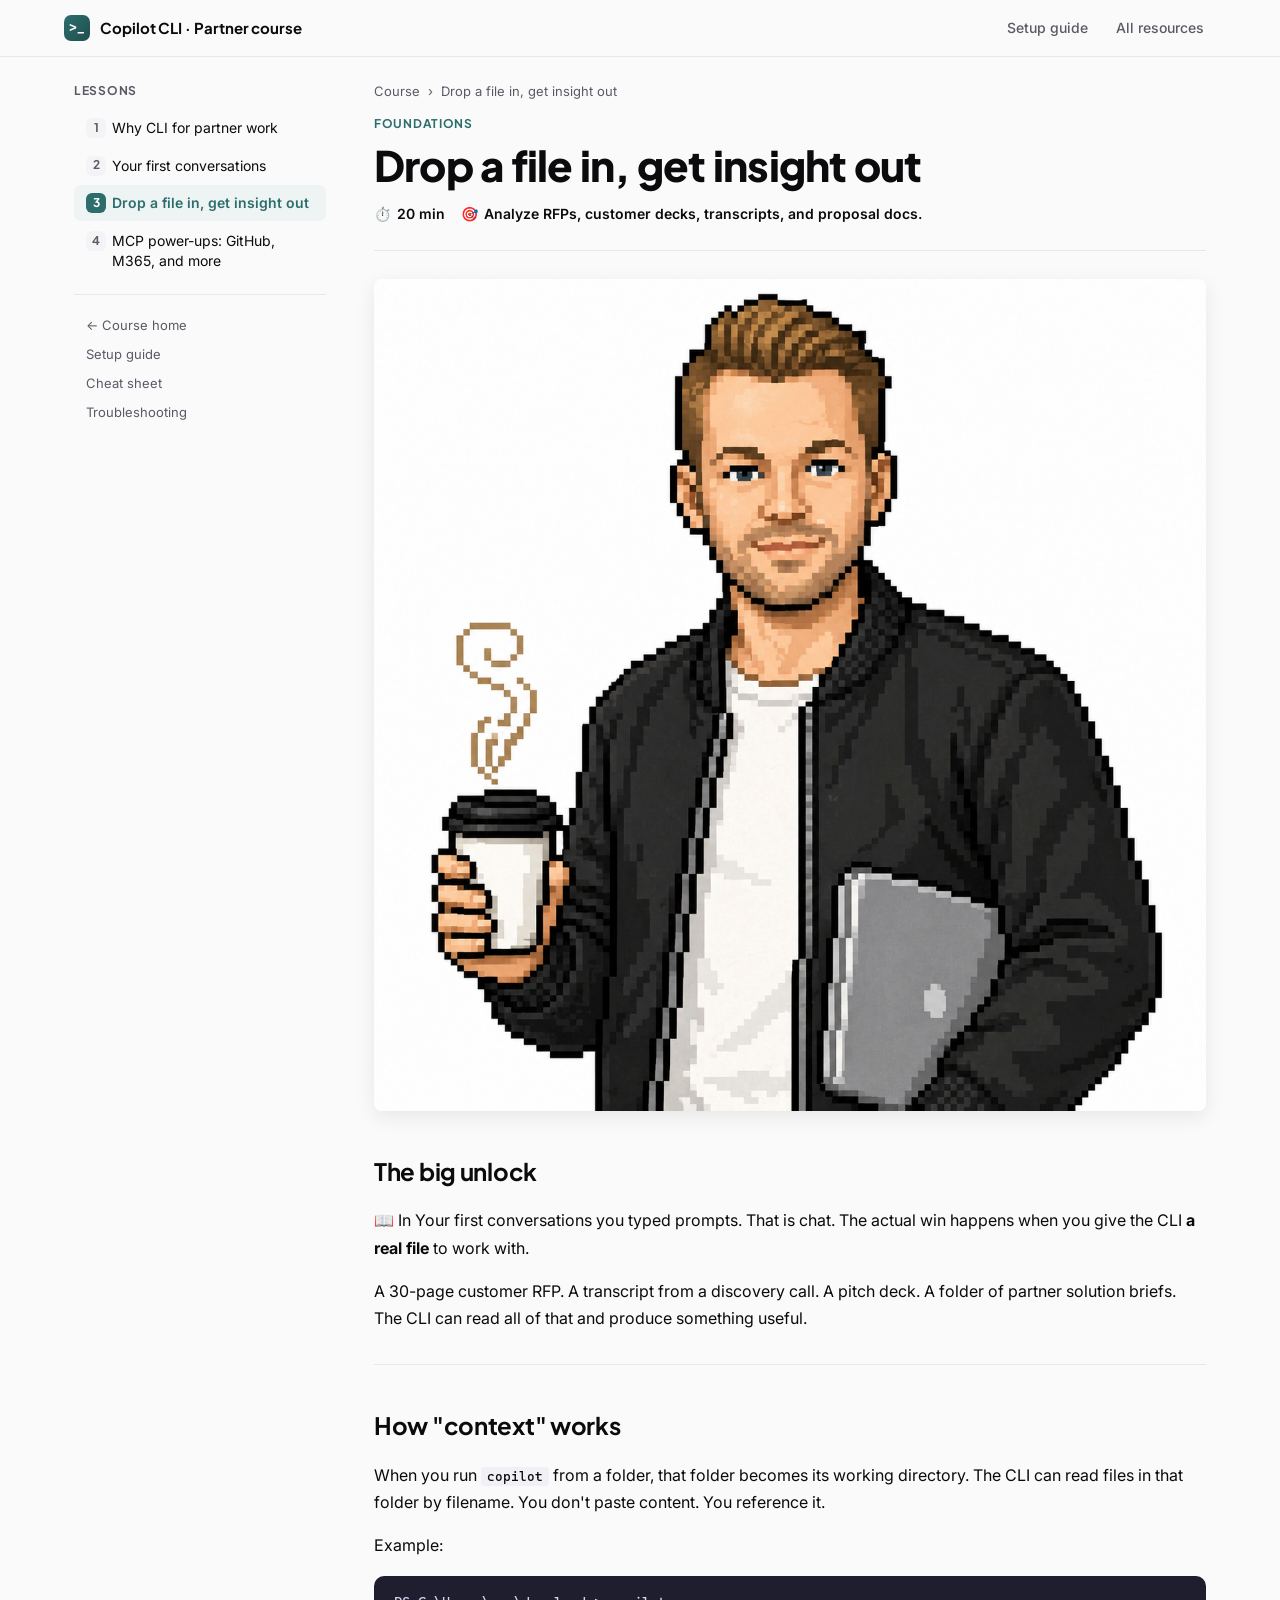
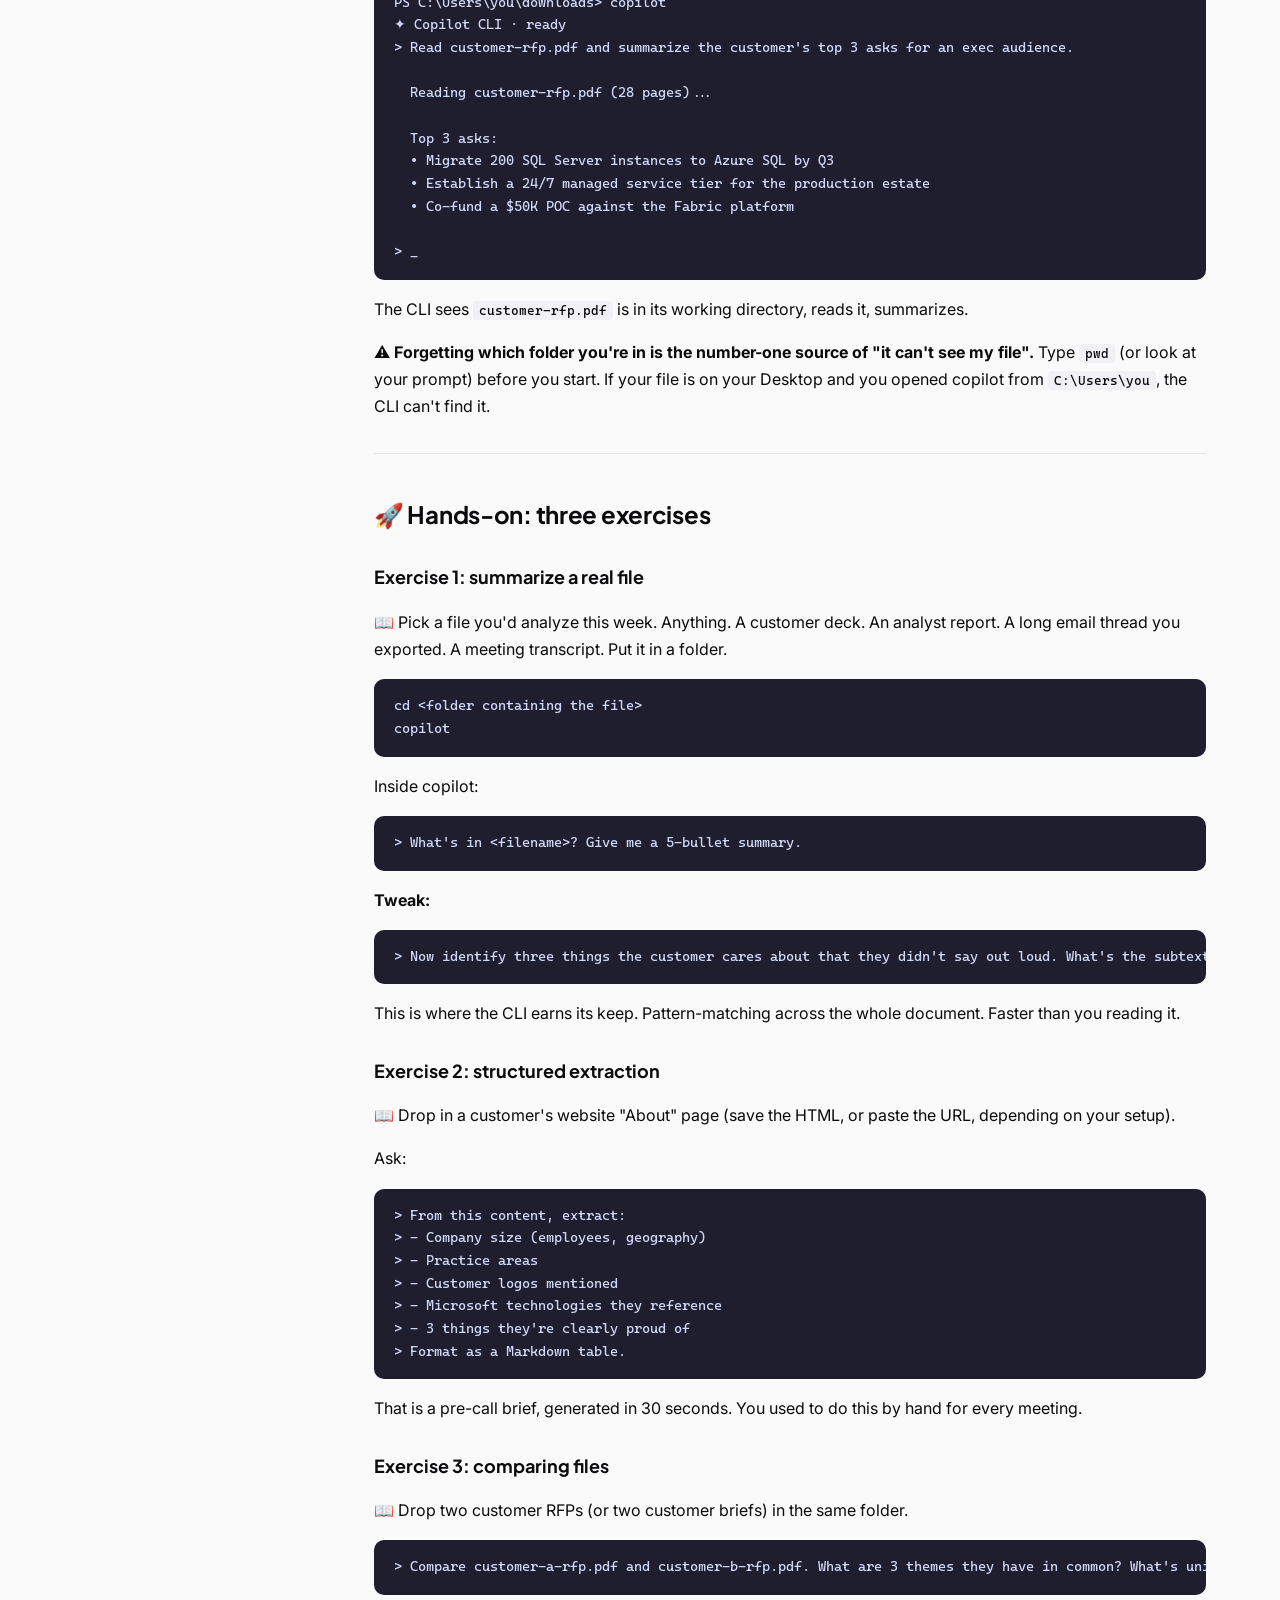
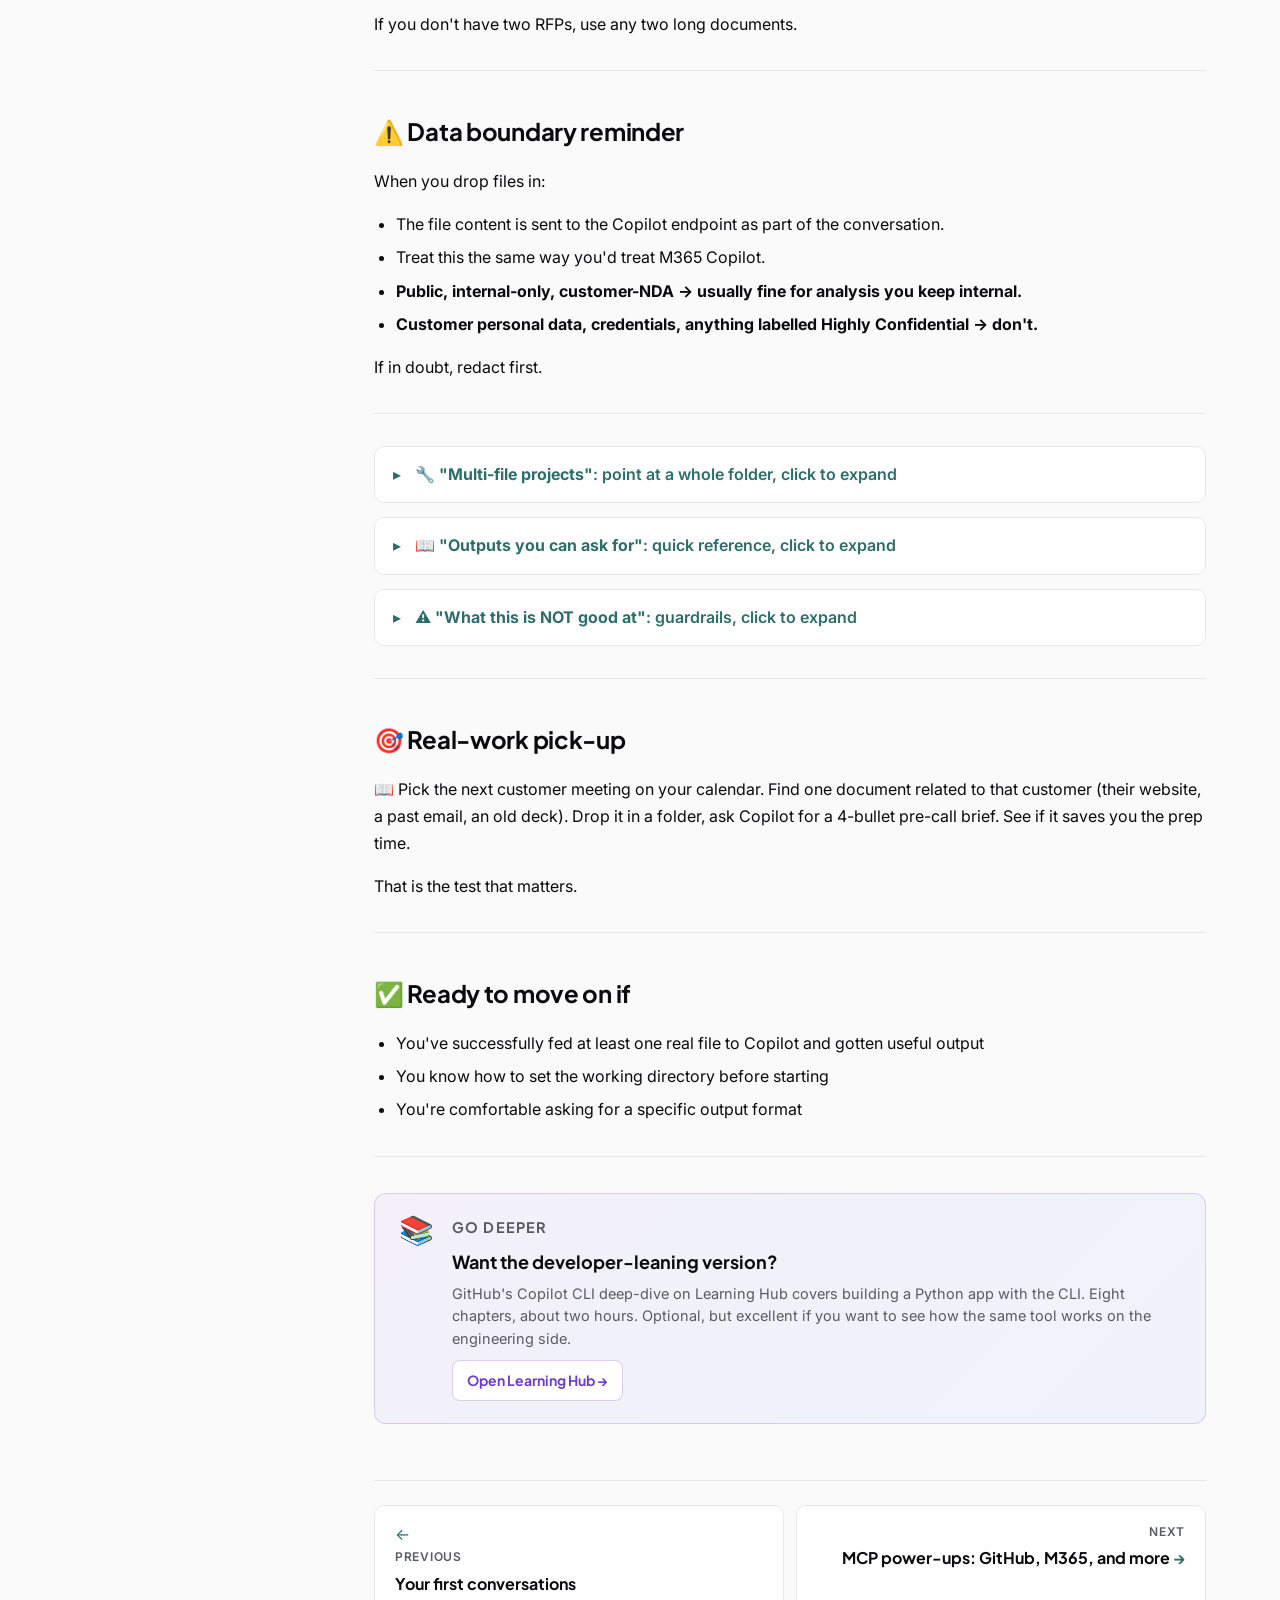
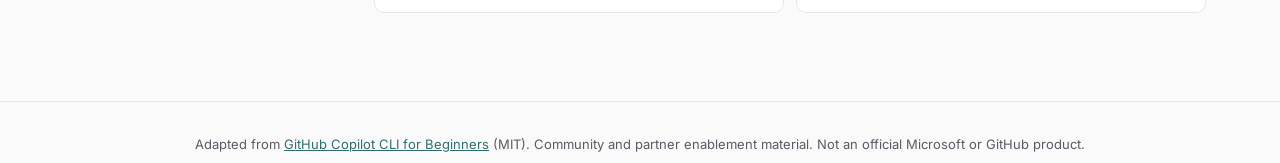
<file: course/files-as-context.html>
<!doctype html>
<html lang="en">
<head>
<meta charset="utf-8">
<meta name="viewport" content="width=device-width,initial-scale=1">
<title>Drop a file in, get insight out · Copilot CLI for partner work</title>
<link rel="preconnect" href="https://fonts.googleapis.com">
<link rel="preconnect" href="https://fonts.gstatic.com" crossorigin>
<link href="https://fonts.googleapis.com/css2?family=Plus+Jakarta+Sans:wght@400;600;700;800&family=Inter:wght@400;500;600;700&family=Cascadia+Code:wght@400;500&display=swap" rel="stylesheet">
<link rel="stylesheet" href="style.css">
</head>
<body>

<nav class="topnav">
  <div class="topnav-inner">
    <a class="topnav-brand" href="index.html">
      <span class="brand-mark">&gt;_</span>
      <span>Copilot CLI · Partner course</span>
    </a>
    <div class="topnav-links">
      <a href="../setup.html">Setup guide</a>
      <a href="../" class="always-visible">All resources</a>
    </div>
  </div>
</nav>

<div class="lesson-shell">
  <aside class="sidebar">
    <p class="sidebar-h">Lessons</p>
    <ol>
      <li class=""><a class="" href="why-cli-for-partner-work.html">Why CLI for partner work</a></li>
      <li class=""><a class="" href="your-first-conversations.html">Your first conversations</a></li>
      <li class=""><a class="is-current" href="files-as-context.html">Drop a file in, get insight out</a></li>
      <li class=""><a class="" href="mcp-power-ups.html">MCP power-ups: GitHub, M365, and more</a></li>
    </ol>
    <div class="sidebar-foot">
      <a href="index.html">← Course home</a>
      <a href="../setup.html">Setup guide</a>
      <a href="../reference/cheat-sheet.html">Cheat sheet</a>
      <a href="../reference/troubleshooting.html">Troubleshooting</a>
    </div>
  </aside>

  <main class="main">
    <div class="crumb">
      <a href="index.html">Course</a> &nbsp;›&nbsp; Drop a file in, get insight out
    </div>

    <header class="lesson-head">
      <p class="lesson-eyebrow ">Foundations</p>
      <h1 class="lesson-title">Drop a file in, get insight out</h1>
      <div class="lesson-meta-row">
        <span class="meta-item">⏱️ <strong>20 min</strong></span>
        <span class="meta-item">🎯 <strong>Analyze RFPs, customer decks, transcripts, and proposal docs.</strong></span>
      </div>
    </header>

    <div class="body">
      <img class="lesson-hero-image" src="../images/sticky-notes-to-strategy.png" alt="Sticky notes consolidating into a strategy">
      <h2 id="the-big-unlock">The big unlock</h2>
<p>📖 In Your first conversations you typed prompts. That is chat. The actual win happens when you give the CLI <strong>a real file</strong> to work with.</p>
<p>A 30-page customer RFP. A transcript from a discovery call. A pitch deck. A folder of partner solution briefs. The CLI can read all of that and produce something useful.</p>
<hr>
<h2 id="how-context-works">How "context" works</h2>
<p>When you run <code>copilot</code> from a folder, that folder becomes its working directory. The CLI can read files in that folder by filename. You don't paste content. You reference it.</p>
<p>Example:</p>
<pre><code class="language-text">PS C:\Users\you\downloads&gt; copilot
✦ Copilot CLI · ready
&gt; Read customer-rfp.pdf and summarize the customer's top 3 asks for an exec audience.

  Reading customer-rfp.pdf (28 pages)...

  Top 3 asks:
  • Migrate 200 SQL Server instances to Azure SQL by Q3
  • Establish a 24/7 managed service tier for the production estate
  • Co-fund a $50K POC against the Fabric platform

&gt; _
</code></pre>
<p>The CLI sees <code>customer-rfp.pdf</code> is in its working directory, reads it, summarizes.</p>
<p>⚠️ <strong>Forgetting which folder you're in is the number-one source of "it can't see my file".</strong> Type <code>pwd</code> (or look at your prompt) before you start. If your file is on your Desktop and you opened copilot from <code>C:\Users\you</code>, the CLI can't find it.</p>
<hr>
<h2 id="hands-on-three-exercises">🚀 Hands-on: three exercises</h2>
<h3 id="exercise-1-summarize-a-real-file">Exercise 1: summarize a real file</h3>
<p>📖 Pick a file you'd analyze this week. Anything. A customer deck. An analyst report. A long email thread you exported. A meeting transcript. Put it in a folder.</p>
<pre><code class="language-powershell">cd &lt;folder containing the file&gt;
copilot
</code></pre>
<p>Inside copilot:</p>
<pre><code>&gt; What's in &lt;filename&gt;? Give me a 5-bullet summary.
</code></pre>
<p><strong>Tweak:</strong></p>
<pre><code>&gt; Now identify three things the customer cares about that they didn't say out loud. What's the subtext?
</code></pre>
<p>This is where the CLI earns its keep. Pattern-matching across the whole document. Faster than you reading it.</p>
<h3 id="exercise-2-structured-extraction">Exercise 2: structured extraction</h3>
<p>📖 Drop in a customer's website "About" page (save the HTML, or paste the URL, depending on your setup).</p>
<p>Ask:</p>
<pre><code>&gt; From this content, extract:
&gt; - Company size (employees, geography)
&gt; - Practice areas
&gt; - Customer logos mentioned
&gt; - Microsoft technologies they reference
&gt; - 3 things they're clearly proud of
&gt; Format as a Markdown table.
</code></pre>
<p>That is a pre-call brief, generated in 30 seconds. You used to do this by hand for every meeting.</p>
<h3 id="exercise-3-comparing-files">Exercise 3: comparing files</h3>
<p>📖 Drop two customer RFPs (or two customer briefs) in the same folder.</p>
<pre><code>&gt; Compare customer-a-rfp.pdf and customer-b-rfp.pdf. What are 3 themes they have in common? What's unique to each?
</code></pre>
<p>If you don't have two RFPs, use any two long documents.</p>
<hr>
<h2 id="data-boundary-reminder">⚠️ Data boundary reminder</h2>
<p>When you drop files in:</p>
<ul>
<li>The file content is sent to the Copilot endpoint as part of the conversation.</li>
<li>Treat this the same way you'd treat M365 Copilot.</li>
<li><strong>Public, internal-only, customer-NDA → usually fine for analysis you keep internal.</strong></li>
<li><strong>Customer personal data, credentials, anything labelled Highly Confidential → don't.</strong></li>
</ul>
<p>If in doubt, redact first.</p>
<hr>
<details>
<summary><strong>🔧 "Multi-file projects"</strong>: point at a whole folder, click to expand</summary>

🔧 You can also point at a whole folder. Copilot will scan its file tree.


<pre><code class="language-text">&gt; What does this folder contain? Categorize the files and tell me what kind of project this is.
</code></pre>


Useful for customer asset libraries, repo dumps, document archives.

⚠️ Big folders eat context budget fast. If your folder has 1000+ files, narrow it: `What's in the /docs subfolder?`

</details>

<details>
<summary><strong>📖 "Outputs you can ask for"</strong>: quick reference, click to expand</summary>

📖

| You want... | Ask for... |
|-------------|------------|
| A 1-pager for an exec | "Summarize for a non-technical exec, 6 bullets max" |
| A talk track for a meeting | "Give me a 3-minute talking script with 3 questions to ask the customer" |
| A spreadsheet | "Output as CSV with columns: ..." |
| A briefing doc | "Output as Markdown, sections: Background, Key asks, Risks, Recommended next step" |
| A status update | "Output as 3 bullets in the format: Done / Doing / Blocked" |

The CLI cares about the format you ask for. Be specific.

</details>

<details>
<summary><strong>⚠️ "What this is NOT good at"</strong>: guardrails, click to expand</summary>

⚠️ The CLI is great at extracting and structuring. It is mediocre at:

- **Math.** It will quote numbers from the doc. Don't trust it to add things up. Verify.
- **Specifics it can't see.** It won't know "what did this customer do last quarter" unless that info is in the doc you gave it.
- **Knowing when it is wrong.** It will sound confident even when it is hallucinating. Spot-check.

</details>

<hr>
<h2 id="real-work-pick-up">🎯 Real-work pick-up</h2>
<p>📖 Pick the next customer meeting on your calendar. Find one document related to that customer (their website, a past email, an old deck). Drop it in a folder, ask Copilot for a 4-bullet pre-call brief. See if it saves you the prep time.</p>
<p>That is the test that matters.</p>
<hr>
<h2 id="ready-to-move-on-if">✅ Ready to move on if</h2>
<ul>
<li>You've successfully fed at least one real file to Copilot and gotten useful output</li>
<li>You know how to set the working directory before starting</li>
<li>You're comfortable asking for a specific output format</li>
</ul>
<hr>
    </div>

    <div class="go-deeper">
      <span class="go-deeper-icon">📚</span>
      <div class="go-deeper-body">
        <p class="go-deeper-label">Go deeper</p>
        <h3>Want the developer-leaning version?</h3>
        <p>GitHub's Copilot CLI deep-dive on Learning Hub covers building a Python app with the CLI. Eight chapters, about two hours. Optional, but excellent if you want to see how the same tool works on the engineering side.</p>
        <a class="go-deeper-link" href="https://awesome-copilot.github.com/learning-hub/cli-for-beginners/" target="_blank" rel="noopener">Open Learning Hub →</a>
      </div>
    </div>

    <nav class="lesson-nav">
      <a class="prev" href="your-first-conversations.html"><div class="nav-dir">Previous</div><div class="nav-title">Your first conversations</div></a>
      <a class="next" href="mcp-power-ups.html"><div class="nav-dir">Next</div><div class="nav-title">MCP power-ups: GitHub, M365, and more</div></a>
    </nav>
  </main>
</div>

<footer class="site-foot">
  Adapted from <a href="https://github.com/github/copilot-cli-for-beginners" target="_blank" rel="noopener">GitHub Copilot CLI for Beginners</a> (MIT). Community and partner enablement material. Not an official Microsoft or GitHub product.
</footer>

</body>
</html>
</file>
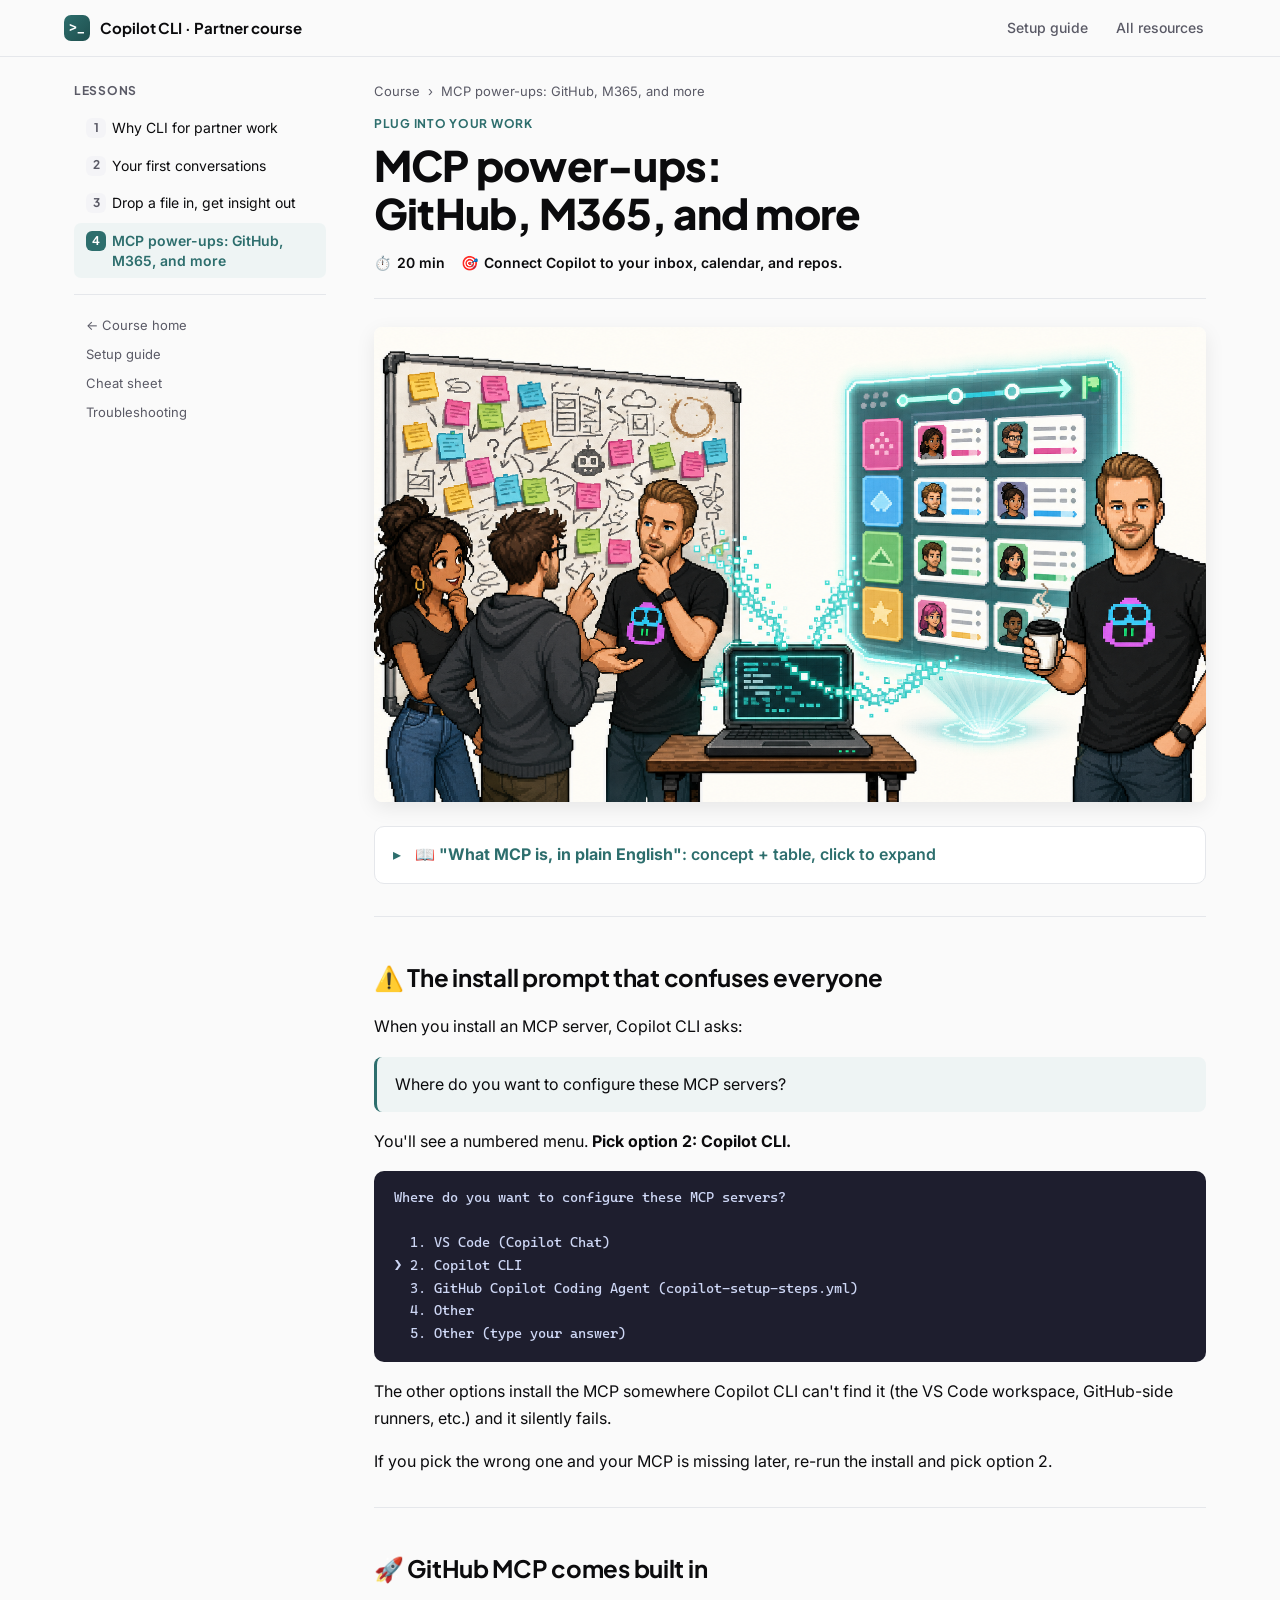
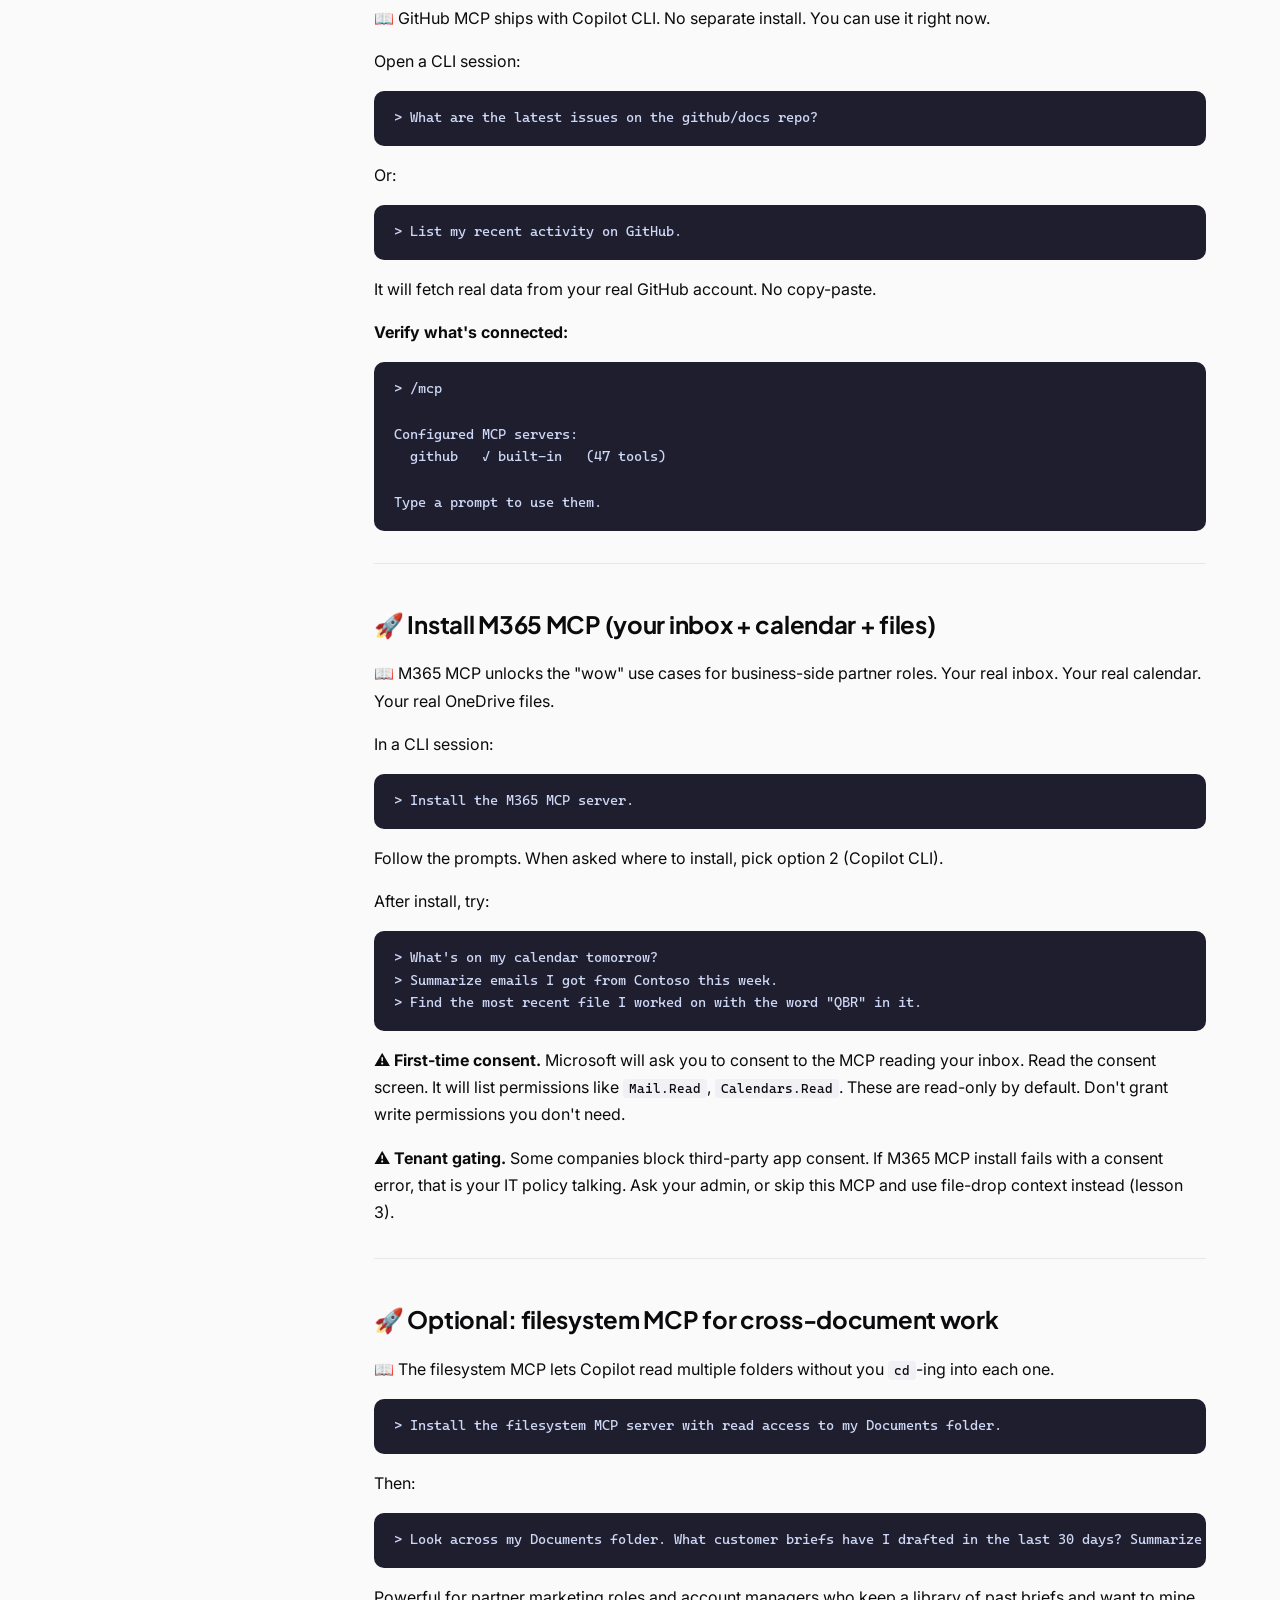
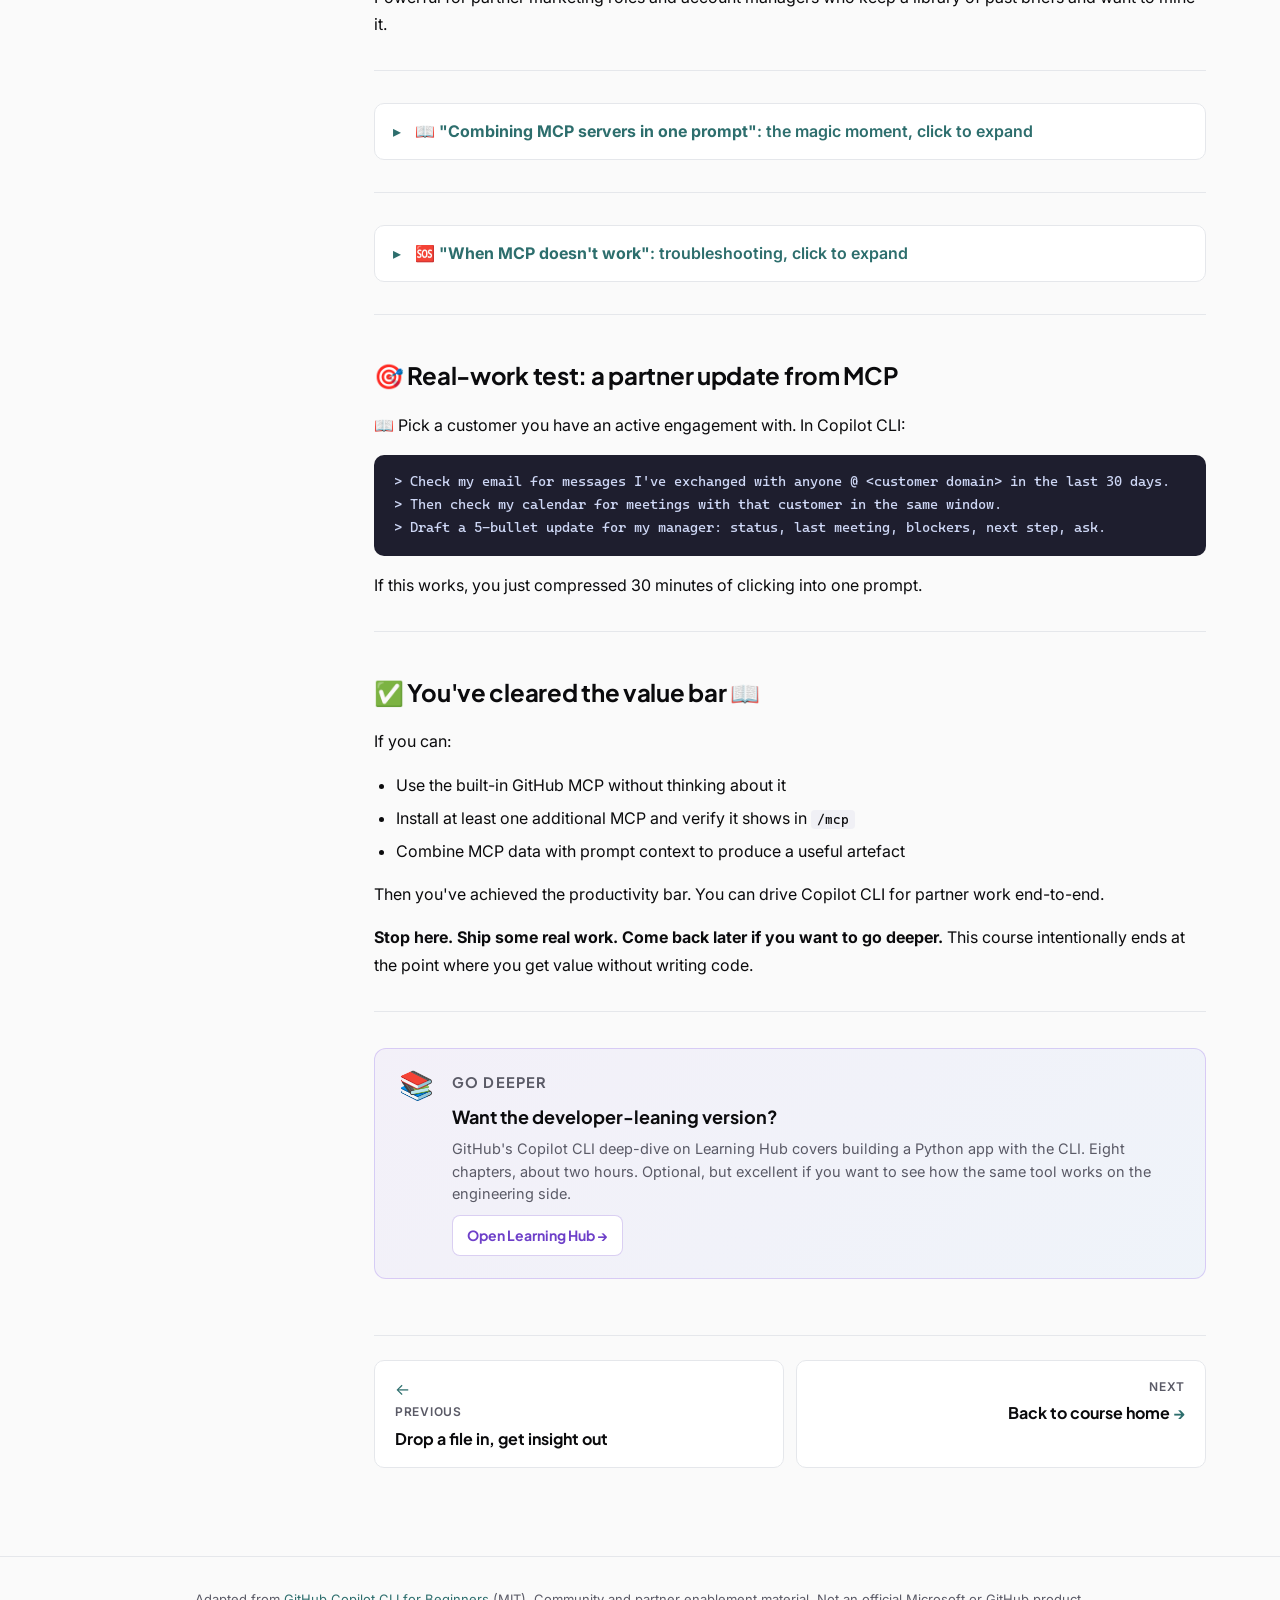
<file: course/mcp-power-ups.html>
<!doctype html>
<html lang="en">
<head>
<meta charset="utf-8">
<meta name="viewport" content="width=device-width,initial-scale=1">
<title>MCP power-ups: GitHub, M365, and more · Copilot CLI for partner work</title>
<link rel="preconnect" href="https://fonts.googleapis.com">
<link rel="preconnect" href="https://fonts.gstatic.com" crossorigin>
<link href="https://fonts.googleapis.com/css2?family=Plus+Jakarta+Sans:wght@400;600;700;800&family=Inter:wght@400;500;600;700&family=Cascadia+Code:wght@400;500&display=swap" rel="stylesheet">
<link rel="stylesheet" href="style.css">
</head>
<body>

<nav class="topnav">
  <div class="topnav-inner">
    <a class="topnav-brand" href="index.html">
      <span class="brand-mark">&gt;_</span>
      <span>Copilot CLI · Partner course</span>
    </a>
    <div class="topnav-links">
      <a href="../setup.html">Setup guide</a>
      <a href="../" class="always-visible">All resources</a>
    </div>
  </div>
</nav>

<div class="lesson-shell">
  <aside class="sidebar">
    <p class="sidebar-h">Lessons</p>
    <ol>
      <li class=""><a class="" href="why-cli-for-partner-work.html">Why CLI for partner work</a></li>
      <li class=""><a class="" href="your-first-conversations.html">Your first conversations</a></li>
      <li class=""><a class="" href="files-as-context.html">Drop a file in, get insight out</a></li>
      <li class=""><a class="is-current" href="mcp-power-ups.html">MCP power-ups: GitHub, M365, and more</a></li>
    </ol>
    <div class="sidebar-foot">
      <a href="index.html">← Course home</a>
      <a href="../setup.html">Setup guide</a>
      <a href="../reference/cheat-sheet.html">Cheat sheet</a>
      <a href="../reference/troubleshooting.html">Troubleshooting</a>
    </div>
  </aside>

  <main class="main">
    <div class="crumb">
      <a href="index.html">Course</a> &nbsp;›&nbsp; MCP power-ups: GitHub, M365, and more
    </div>

    <header class="lesson-head">
      <p class="lesson-eyebrow ">Plug into your work</p>
      <h1 class="lesson-title">MCP power-ups: GitHub, M365, and more</h1>
      <div class="lesson-meta-row">
        <span class="meta-item">⏱️ <strong>20 min</strong></span>
        <span class="meta-item">🎯 <strong>Connect Copilot to your inbox, calendar, and repos.</strong></span>
      </div>
    </header>

    <div class="body">
      <img class="lesson-hero-image" src="../images/matrix-moment.png" alt="The matrix moment: connections unlocking">
      <details>
<summary><strong>📖 "What MCP is, in plain English"</strong>: concept + table, click to expand</summary>

📖 An **MCP server** is a small program that gives Copilot access to a system. Instead of you copy-pasting from Outlook into the CLI, an MCP server lets the CLI **read your inbox directly** when you ask.

Think of it as a translator between Copilot and a system.

| MCP server | Gives Copilot access to | Why you care |
|------------|------------------------|--------------|
| **GitHub MCP** | Issues, PRs, repos | Pull a list of open repos into a status update. Comes built in. |
| **M365 MCP** | Your inbox, calendar, files in OneDrive | "What's on my calendar tomorrow with Contoso?" |
| **Filesystem MCP** | Any folder on your laptop | Read across many documents at once without copy-paste |
| **Notion / Atlassian / others** | Your internal notes and tickets | Same idea. Whatever system your team lives in. |

You don't write the MCP server. Other people do. You install and use it.

</details>

<hr>
<h2 id="the-install-prompt-that-confuses-everyone">⚠️ The install prompt that confuses everyone</h2>
<p>When you install an MCP server, Copilot CLI asks:</p>
<blockquote>
<p>Where do you want to configure these MCP servers?</p>
</blockquote>
<p>You'll see a numbered menu. <strong>Pick option 2: Copilot CLI.</strong></p>
<pre><code class="language-text">Where do you want to configure these MCP servers?

  1. VS Code (Copilot Chat)
❯ 2. Copilot CLI
  3. GitHub Copilot Coding Agent (copilot-setup-steps.yml)
  4. Other
  5. Other (type your answer)
</code></pre>
<p>The other options install the MCP somewhere Copilot CLI can't find it (the VS Code workspace, GitHub-side runners, etc.) and it silently fails.</p>
<p>If you pick the wrong one and your MCP is missing later, re-run the install and pick option 2.</p>
<hr>
<h2 id="github-mcp-comes-built-in">🚀 GitHub MCP comes built in</h2>
<p>📖 GitHub MCP ships with Copilot CLI. No separate install. You can use it right now.</p>
<p>Open a CLI session:</p>
<pre><code>&gt; What are the latest issues on the github/docs repo?
</code></pre>
<p>Or:</p>
<pre><code>&gt; List my recent activity on GitHub.
</code></pre>
<p>It will fetch real data from your real GitHub account. No copy-paste.</p>
<p><strong>Verify what's connected:</strong></p>
<pre><code class="language-text">&gt; /mcp

Configured MCP servers:
  github   ✓ built-in   (47 tools)

Type a prompt to use them.
</code></pre>
<hr>
<h2 id="install-m365-mcp-your-inbox-calendar-files">🚀 Install M365 MCP (your inbox + calendar + files)</h2>
<p>📖 M365 MCP unlocks the "wow" use cases for business-side partner roles. Your real inbox. Your real calendar. Your real OneDrive files.</p>
<p>In a CLI session:</p>
<pre><code>&gt; Install the M365 MCP server.
</code></pre>
<p>Follow the prompts. When asked where to install, pick option 2 (Copilot CLI).</p>
<p>After install, try:</p>
<pre><code>&gt; What's on my calendar tomorrow?
&gt; Summarize emails I got from Contoso this week.
&gt; Find the most recent file I worked on with the word &quot;QBR&quot; in it.
</code></pre>
<p>⚠️ <strong>First-time consent.</strong> Microsoft will ask you to consent to the MCP reading your inbox. Read the consent screen. It will list permissions like <code>Mail.Read</code>, <code>Calendars.Read</code>. These are read-only by default. Don't grant write permissions you don't need.</p>
<p>⚠️ <strong>Tenant gating.</strong> Some companies block third-party app consent. If M365 MCP install fails with a consent error, that is your IT policy talking. Ask your admin, or skip this MCP and use file-drop context instead (lesson 3).</p>
<hr>
<h2 id="optional-filesystem-mcp-for-cross-document-work">🚀 Optional: filesystem MCP for cross-document work</h2>
<p>📖 The filesystem MCP lets Copilot read multiple folders without you <code>cd</code>-ing into each one.</p>
<pre><code>&gt; Install the filesystem MCP server with read access to my Documents folder.
</code></pre>
<p>Then:</p>
<pre><code>&gt; Look across my Documents folder. What customer briefs have I drafted in the last 30 days? Summarize the common themes.
</code></pre>
<p>Powerful for partner marketing roles and account managers who keep a library of past briefs and want to mine it.</p>
<hr>
<details>
<summary><strong>📖 "Combining MCP servers in one prompt"</strong>: the magic moment, click to expand</summary>

📖 Once you have multiple MCPs installed, the magic happens:


<pre><code class="language-text">&gt; Look at my calendar next week. For every meeting with a customer name in the title,
&gt; check my email for the latest thread with that customer. Draft a 3-bullet pre-meeting
&gt; brief for each one.
</code></pre>


Calendar plus email queried in one prompt. Briefs generated in batch. Try it. It feels like the future.

</details>

<hr>
<details>
<summary><strong>🆘 "When MCP doesn't work"</strong>: troubleshooting, click to expand</summary>

| Symptom | Cause | Fix |
|---------|-------|-----|
| MCP not in `/mcp` list | Installed in wrong location | Reinstall, pick option 2 (Copilot CLI) |
| M365 says "no permissions" | Consent screen was declined | Reinstall, accept consent |
| M365 install errors with "admin approval required" | Your tenant blocks third-party app consent | Ask your IT admin, or use file-drop context instead |
| Slow / hangs | First-time auth bouncing through browser | Be patient, ~10 sec on slow networks |
| "Tool not available" | MCP not running | Restart Copilot CLI |

For deeper issues see <a href="../reference/troubleshooting.html">troubleshooting</a>.

</details>

<hr>
<h2 id="real-work-test-a-partner-update-from-mcp">🎯 Real-work test: a partner update from MCP</h2>
<p>📖 Pick a customer you have an active engagement with. In Copilot CLI:</p>
<pre><code>&gt; Check my email for messages I've exchanged with anyone @ &lt;customer domain&gt; in the last 30 days.
&gt; Then check my calendar for meetings with that customer in the same window.
&gt; Draft a 5-bullet update for my manager: status, last meeting, blockers, next step, ask.
</code></pre>
<p>If this works, you just compressed 30 minutes of clicking into one prompt.</p>
<hr>
<h2 id="youve-cleared-the-value-bar">✅ You've cleared the value bar 📖</h2>
<p>If you can:</p>
<ul>
<li>Use the built-in GitHub MCP without thinking about it</li>
<li>Install at least one additional MCP and verify it shows in <code>/mcp</code></li>
<li>Combine MCP data with prompt context to produce a useful artefact</li>
</ul>
<p>Then you've achieved the productivity bar. You can drive Copilot CLI for partner work end-to-end.</p>
<p><strong>Stop here. Ship some real work. Come back later if you want to go deeper.</strong> This course intentionally ends at the point where you get value without writing code.</p>
<hr>
    </div>

    <div class="go-deeper">
      <span class="go-deeper-icon">📚</span>
      <div class="go-deeper-body">
        <p class="go-deeper-label">Go deeper</p>
        <h3>Want the developer-leaning version?</h3>
        <p>GitHub's Copilot CLI deep-dive on Learning Hub covers building a Python app with the CLI. Eight chapters, about two hours. Optional, but excellent if you want to see how the same tool works on the engineering side.</p>
        <a class="go-deeper-link" href="https://awesome-copilot.github.com/learning-hub/cli-for-beginners/" target="_blank" rel="noopener">Open Learning Hub →</a>
      </div>
    </div>

    <nav class="lesson-nav">
      <a class="prev" href="files-as-context.html"><div class="nav-dir">Previous</div><div class="nav-title">Drop a file in, get insight out</div></a>
      <a class="next" href="index.html"><div class="nav-dir">Next</div><div class="nav-title">Back to course home</div></a>
    </nav>
  </main>
</div>

<footer class="site-foot">
  Adapted from <a href="https://github.com/github/copilot-cli-for-beginners" target="_blank" rel="noopener">GitHub Copilot CLI for Beginners</a> (MIT). Community and partner enablement material. Not an official Microsoft or GitHub product.
</footer>

</body>
</html>
</file>
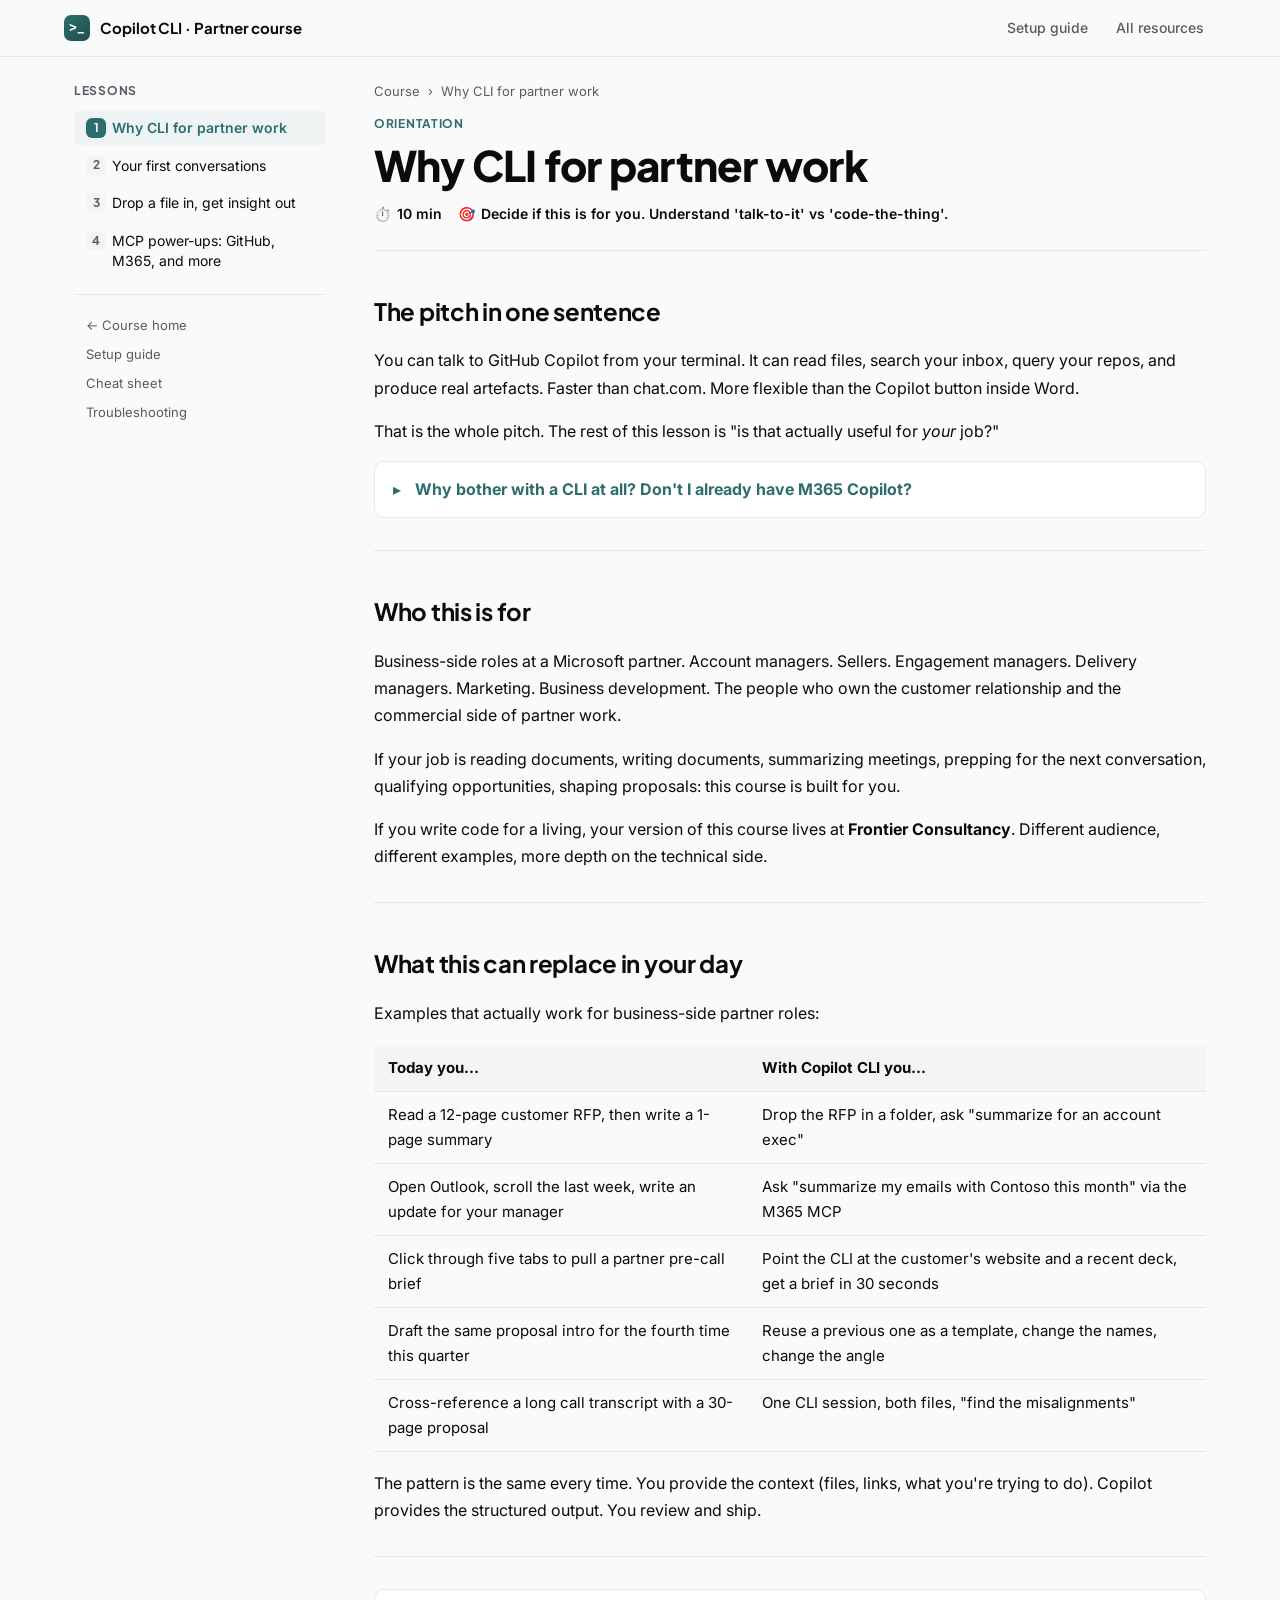
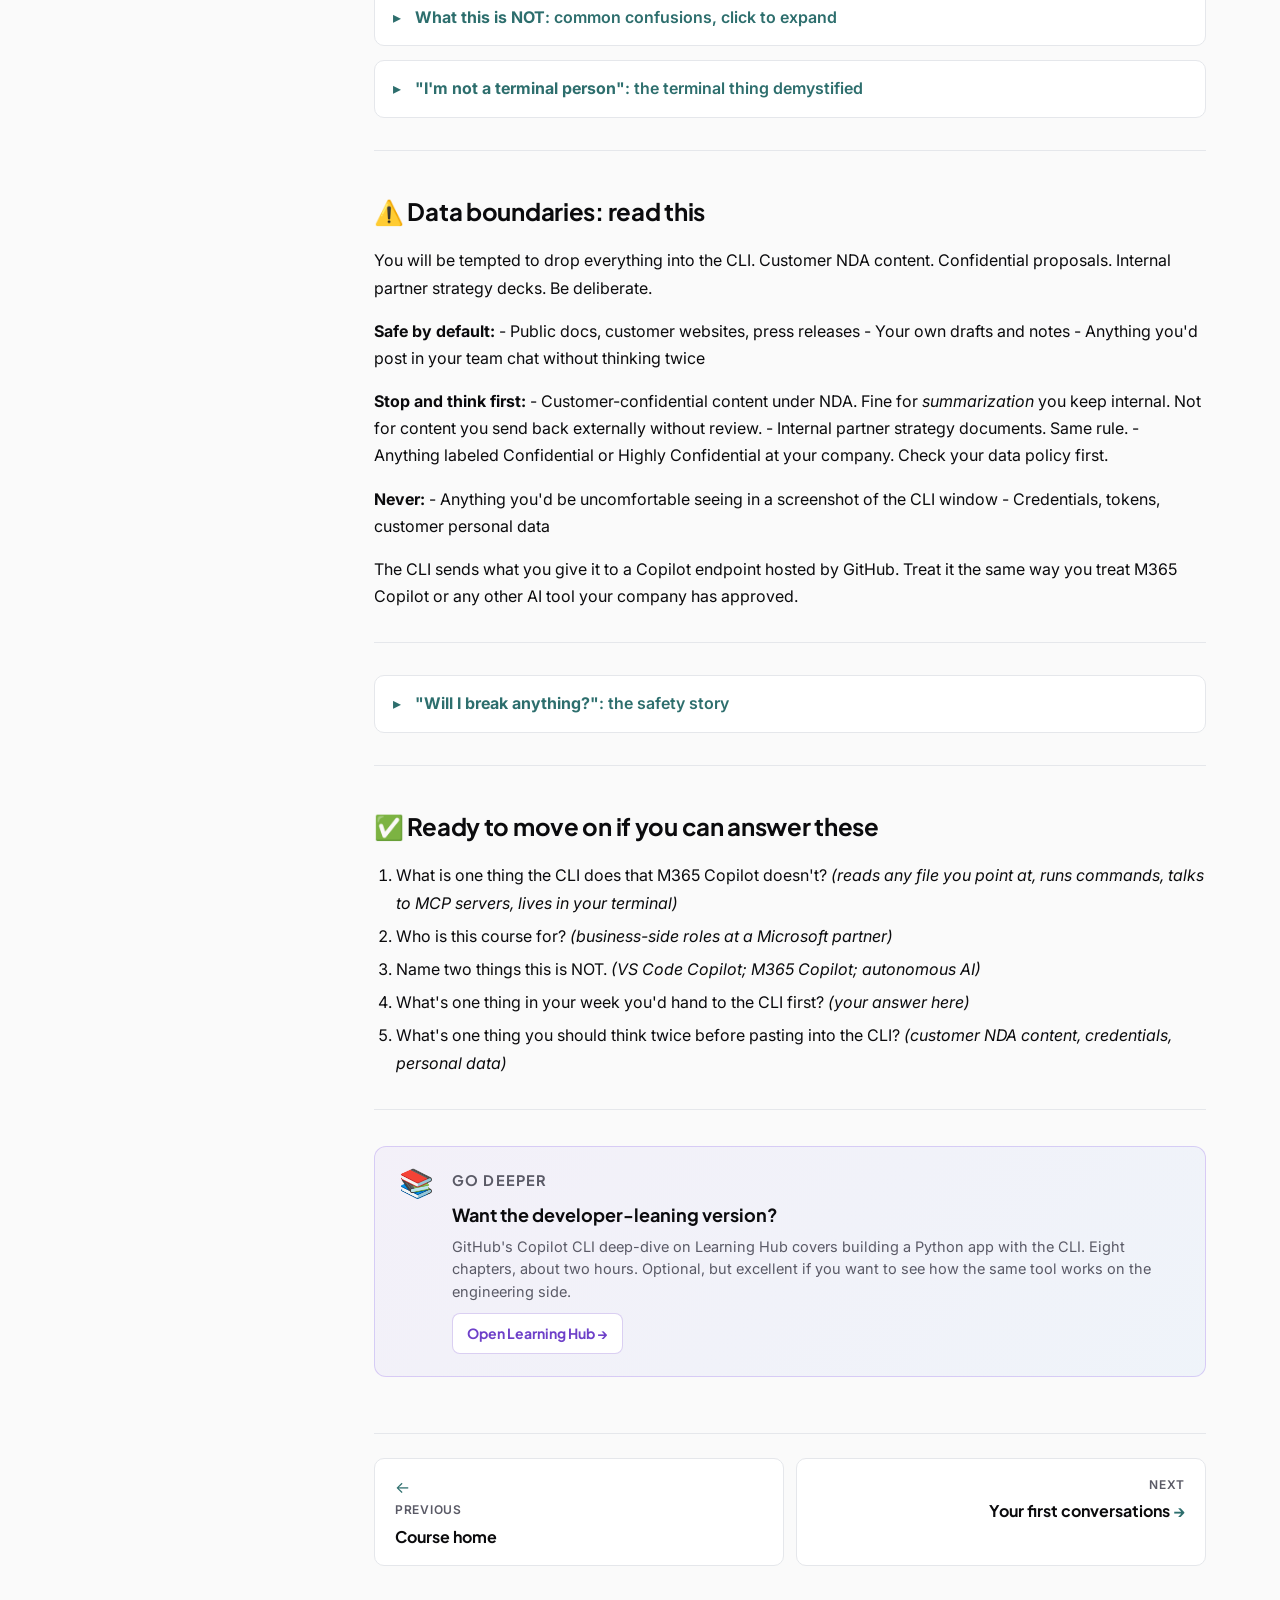
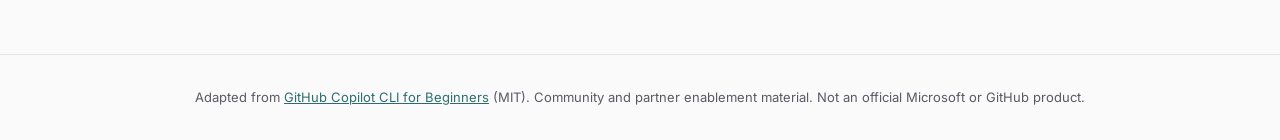
<file: course/why-cli-for-partner-work.html>
<!doctype html>
<html lang="en">
<head>
<meta charset="utf-8">
<meta name="viewport" content="width=device-width,initial-scale=1">
<title>Why CLI for partner work · Copilot CLI for partner work</title>
<link rel="preconnect" href="https://fonts.googleapis.com">
<link rel="preconnect" href="https://fonts.gstatic.com" crossorigin>
<link href="https://fonts.googleapis.com/css2?family=Plus+Jakarta+Sans:wght@400;600;700;800&family=Inter:wght@400;500;600;700&family=Cascadia+Code:wght@400;500&display=swap" rel="stylesheet">
<link rel="stylesheet" href="style.css">
</head>
<body>

<nav class="topnav">
  <div class="topnav-inner">
    <a class="topnav-brand" href="index.html">
      <span class="brand-mark">&gt;_</span>
      <span>Copilot CLI · Partner course</span>
    </a>
    <div class="topnav-links">
      <a href="../setup.html">Setup guide</a>
      <a href="../" class="always-visible">All resources</a>
    </div>
  </div>
</nav>

<div class="lesson-shell">
  <aside class="sidebar">
    <p class="sidebar-h">Lessons</p>
    <ol>
      <li class=""><a class="is-current" href="why-cli-for-partner-work.html">Why CLI for partner work</a></li>
      <li class=""><a class="" href="your-first-conversations.html">Your first conversations</a></li>
      <li class=""><a class="" href="files-as-context.html">Drop a file in, get insight out</a></li>
      <li class=""><a class="" href="mcp-power-ups.html">MCP power-ups: GitHub, M365, and more</a></li>
    </ol>
    <div class="sidebar-foot">
      <a href="index.html">← Course home</a>
      <a href="../setup.html">Setup guide</a>
      <a href="../reference/cheat-sheet.html">Cheat sheet</a>
      <a href="../reference/troubleshooting.html">Troubleshooting</a>
    </div>
  </aside>

  <main class="main">
    <div class="crumb">
      <a href="index.html">Course</a> &nbsp;›&nbsp; Why CLI for partner work
    </div>

    <header class="lesson-head">
      <p class="lesson-eyebrow ">Orientation</p>
      <h1 class="lesson-title">Why CLI for partner work</h1>
      <div class="lesson-meta-row">
        <span class="meta-item">⏱️ <strong>10 min</strong></span>
        <span class="meta-item">🎯 <strong>Decide if this is for you. Understand 'talk-to-it' vs 'code-the-thing'.</strong></span>
      </div>
    </header>

    <div class="body">
      <h2 id="the-pitch-in-one-sentence">The pitch in one sentence</h2>
<p>You can talk to GitHub Copilot from your terminal. It can read files, search your inbox, query your repos, and produce real artefacts. Faster than chat.com. More flexible than the Copilot button inside Word.</p>
<p>That is the whole pitch. The rest of this lesson is "is that actually useful for <em>your</em> job?"</p>
<details>
<summary><strong>Why bother with a CLI at all? Don't I already have M365 Copilot?</strong></summary>
<p>Quick analogy. M365 Copilot is the librarian. You ask, it finds, it reads back to you. Copilot CLI is the contractor. You give it a job, it goes off and does it.</p>
<p>M365 Copilot is great at what it sees: your email, your calendar, your Office files. Ask it about a thread, it summarizes. Ask it to draft a reply, it does. It lives inside the M365 surface and stays there.</p>
<p>Copilot CLI is a different shape. It runs on your laptop, in your terminal, and it actually does things. Reads any file you point at. Runs commands. Calls APIs. Ties tools together that don't normally talk to each other.</p>
<p>What the CLI gives you that M365 Copilot doesn't:</p>
<ol>
<li><strong>Reach beyond M365.</strong> Through MCP connectors you plug in anything that exposes one: GitHub, Notion, Atlassian, your own filesystem, public APIs. M365 Copilot is fixed to what Microsoft ships. The CLI is open.</li>
<li><strong>Execute, don't just retrieve.</strong> <em>"Read this 12-page RFP, draft a one-pager for our exec sponsor, save to my Desktop."</em> Ask once, it runs the whole chain. M365 Copilot can summarize. The CLI can do the work.</li>
<li><strong>Speak every other command-line tool for you.</strong> Git, GitHub CLI, npm, the Azure CLI. You don't need to remember syntax. Tell Copilot what you want and it picks the tool.</li>
<li><strong>Live where your real work happens.</strong> Your files, your scripts, your terminal. No tab-switching, no re-uploading.</li>
</ol>
<p>Set it up once. Use it for real work after.</p>
<blockquote>
<p><strong>A taste of what's possible:</strong> <em>"Find the last three customer meetings I had with Contoso, pull the press release they published last week, summarize what they probably want to discuss next, then draft a follow-up email for me to review."</em> Calendar plus public web plus your own notes plus Copilot reasoning, chained in one prompt. That is the CLI.</p>
</blockquote>
</details>
<hr>
<h2 id="who-this-is-for">Who this is for</h2>
<p>Business-side roles at a Microsoft partner. Account managers. Sellers. Engagement managers. Delivery managers. Marketing. Business development. The people who own the customer relationship and the commercial side of partner work.</p>
<p>If your job is reading documents, writing documents, summarizing meetings, prepping for the next conversation, qualifying opportunities, shaping proposals: this course is built for you.</p>
<p>If you write code for a living, your version of this course lives at <strong>Frontier Consultancy</strong>. Different audience, different examples, more depth on the technical side.</p>
<hr>
<h2 id="what-this-can-replace-in-your-day">What this can replace in your day</h2>
<p>Examples that actually work for business-side partner roles:</p>
<table>
<thead>
<tr>
<th>Today you...</th>
<th>With Copilot CLI you...</th>
</tr>
</thead>
<tbody>
<tr>
<td>Read a 12-page customer RFP, then write a 1-page summary</td>
<td>Drop the RFP in a folder, ask "summarize for an account exec"</td>
</tr>
<tr>
<td>Open Outlook, scroll the last week, write an update for your manager</td>
<td>Ask "summarize my emails with Contoso this month" via the M365 MCP</td>
</tr>
<tr>
<td>Click through five tabs to pull a partner pre-call brief</td>
<td>Point the CLI at the customer's website and a recent deck, get a brief in 30 seconds</td>
</tr>
<tr>
<td>Draft the same proposal intro for the fourth time this quarter</td>
<td>Reuse a previous one as a template, change the names, change the angle</td>
</tr>
<tr>
<td>Cross-reference a long call transcript with a 30-page proposal</td>
<td>One CLI session, both files, "find the misalignments"</td>
</tr>
</tbody>
</table>
<p>The pattern is the same every time. You provide the context (files, links, what you're trying to do). Copilot provides the structured output. You review and ship.</p>
<hr>
<details>
<summary><strong>What this is NOT</strong>: common confusions, click to expand</summary>

⚠️

- **Not VS Code Copilot.** That is the assistant inside an editor. Copilot CLI is a separate tool that runs in your terminal. They share an account. They are different products.
- **Not chat.copilot.microsoft.com / M365 Copilot.** That is a chat product for documents and meetings. The CLI is more flexible (talks to your filesystem, runs commands, accepts MCP servers). M365 Copilot is more polished for everyday office work. You'll use both.
- **Not autonomous.** It does what you ask, step by step. You stay in the driver's seat. It never sends an email or modifies a file without your say-so.

</details>

<details>
<summary><strong>"I'm not a terminal person"</strong>: the terminal thing demystified</summary>

📖 Fine. You don't need to be.

The terminal here is just a text-input window where you type natural language and get answers back. The same way you'd type into a chat box. Differences:

- It can read files in the folder you're in
- It can run commands when you tell it to
- It remembers context within a session
- You can press ⬆️ to recall a previous prompt (this alone is a productivity win)

That is it. If you can use a chat box, you can use this terminal.

</details>

<hr>
<h2 id="data-boundaries-read-this">⚠️ Data boundaries: read this</h2>
<p>You will be tempted to drop everything into the CLI. Customer NDA content. Confidential proposals. Internal partner strategy decks. Be deliberate.</p>
<p><strong>Safe by default:</strong>
- Public docs, customer websites, press releases
- Your own drafts and notes
- Anything you'd post in your team chat without thinking twice</p>
<p><strong>Stop and think first:</strong>
- Customer-confidential content under NDA. Fine for <em>summarization</em> you keep internal. Not for content you send back externally without review.
- Internal partner strategy documents. Same rule.
- Anything labeled Confidential or Highly Confidential at your company. Check your data policy first.</p>
<p><strong>Never:</strong>
- Anything you'd be uncomfortable seeing in a screenshot of the CLI window
- Credentials, tokens, customer personal data</p>
<p>The CLI sends what you give it to a Copilot endpoint hosted by GitHub. Treat it the same way you treat M365 Copilot or any other AI tool your company has approved.</p>
<hr>
<details>
<summary><strong>"Will I break anything?"</strong>: the safety story</summary>

📖 No. This course never asks you to:
- Delete files you didn't create
- Run scripts you don't understand
- Touch production systems
- Modify your inbox or calendar without an explicit confirmation prompt

The CLI can *read* a lot. To *change* anything (send an email, update a file, move something) it asks you first. You stay in the driver's seat.

</details>

<hr>
<h2 id="ready-to-move-on-if-you-can-answer-these">✅ Ready to move on if you can answer these</h2>
<ol>
<li>What is one thing the CLI does that M365 Copilot doesn't? <em>(reads any file you point at, runs commands, talks to MCP servers, lives in your terminal)</em></li>
<li>Who is this course for? <em>(business-side roles at a Microsoft partner)</em></li>
<li>Name two things this is NOT. <em>(VS Code Copilot; M365 Copilot; autonomous AI)</em></li>
<li>What's one thing in your week you'd hand to the CLI first? <em>(your answer here)</em></li>
<li>What's one thing you should think twice before pasting into the CLI? <em>(customer NDA content, credentials, personal data)</em></li>
</ol>
<hr>
    </div>

    <div class="go-deeper">
      <span class="go-deeper-icon">📚</span>
      <div class="go-deeper-body">
        <p class="go-deeper-label">Go deeper</p>
        <h3>Want the developer-leaning version?</h3>
        <p>GitHub's Copilot CLI deep-dive on Learning Hub covers building a Python app with the CLI. Eight chapters, about two hours. Optional, but excellent if you want to see how the same tool works on the engineering side.</p>
        <a class="go-deeper-link" href="https://awesome-copilot.github.com/learning-hub/cli-for-beginners/" target="_blank" rel="noopener">Open Learning Hub →</a>
      </div>
    </div>

    <nav class="lesson-nav">
      <a class="prev" href="index.html"><div class="nav-dir">Previous</div><div class="nav-title">Course home</div></a>
      <a class="next" href="your-first-conversations.html"><div class="nav-dir">Next</div><div class="nav-title">Your first conversations</div></a>
    </nav>
  </main>
</div>

<footer class="site-foot">
  Adapted from <a href="https://github.com/github/copilot-cli-for-beginners" target="_blank" rel="noopener">GitHub Copilot CLI for Beginners</a> (MIT). Community and partner enablement material. Not an official Microsoft or GitHub product.
</footer>

</body>
</html>
</file>
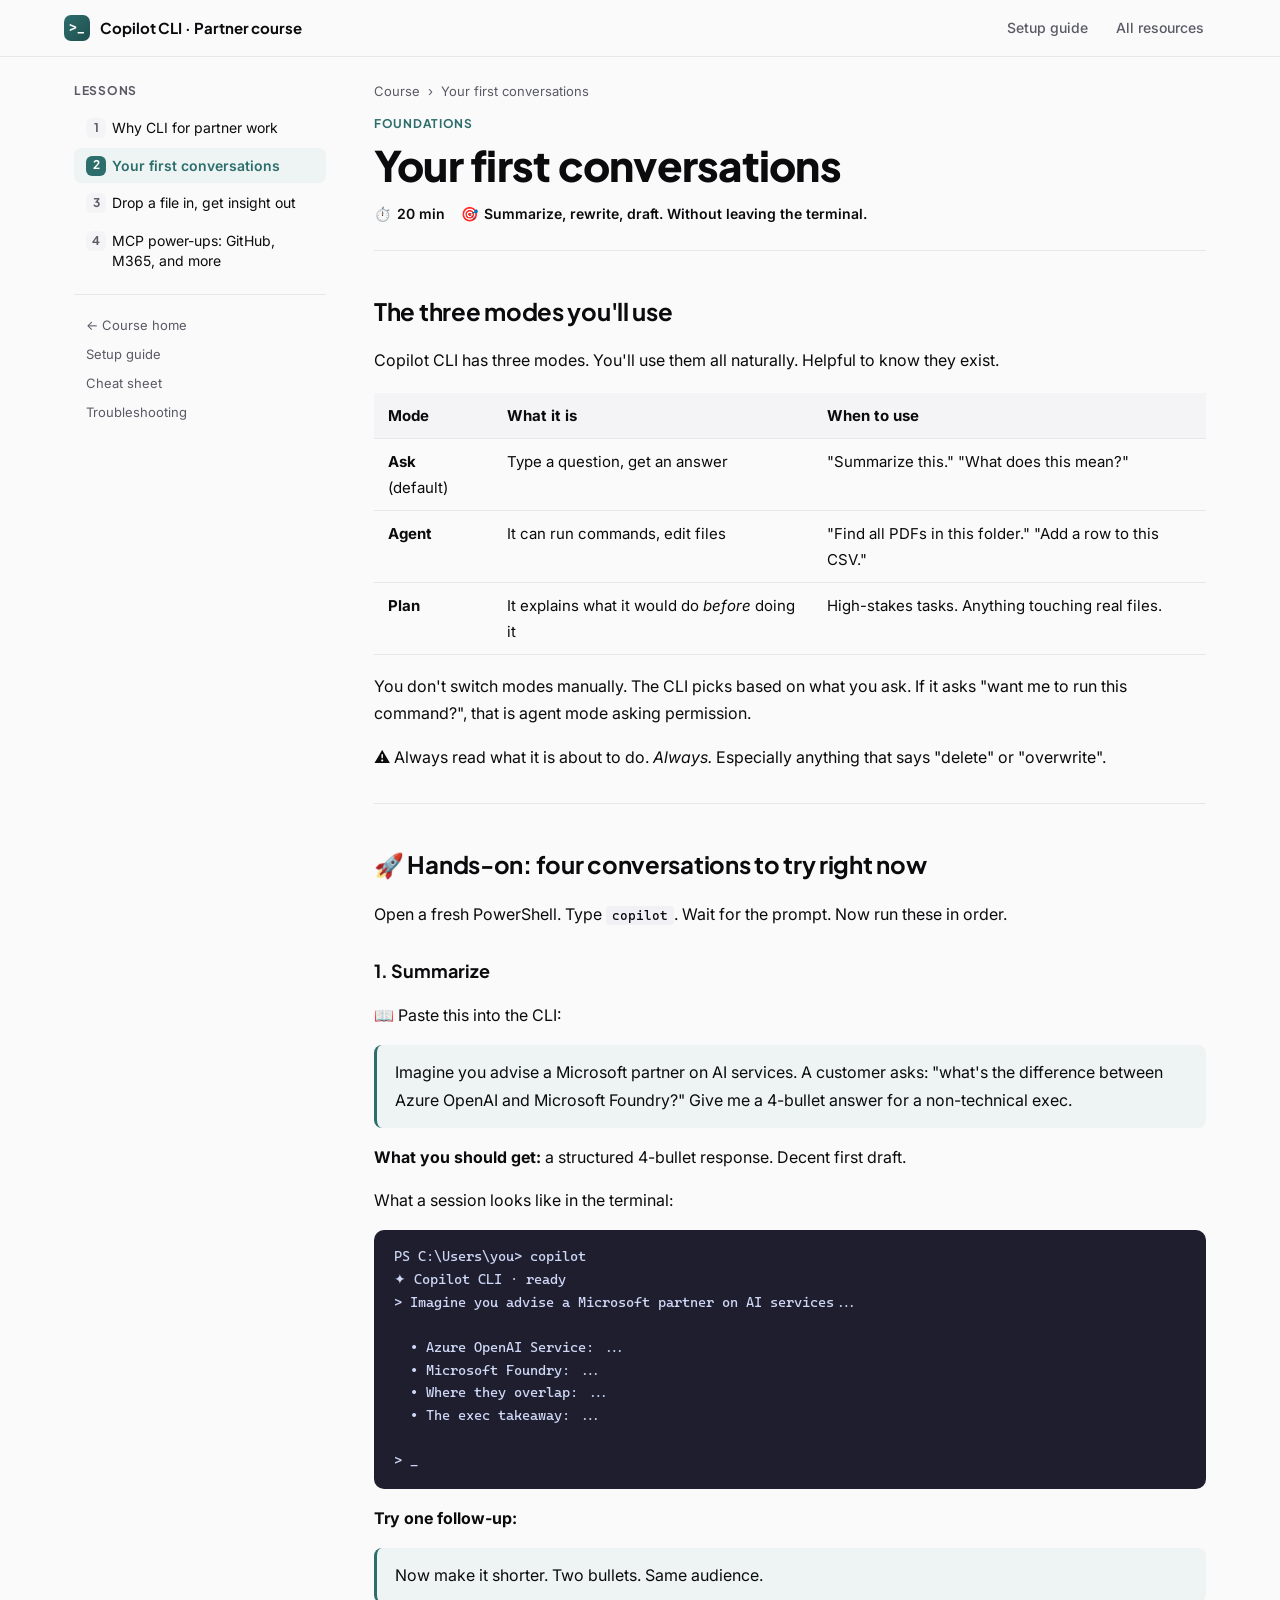
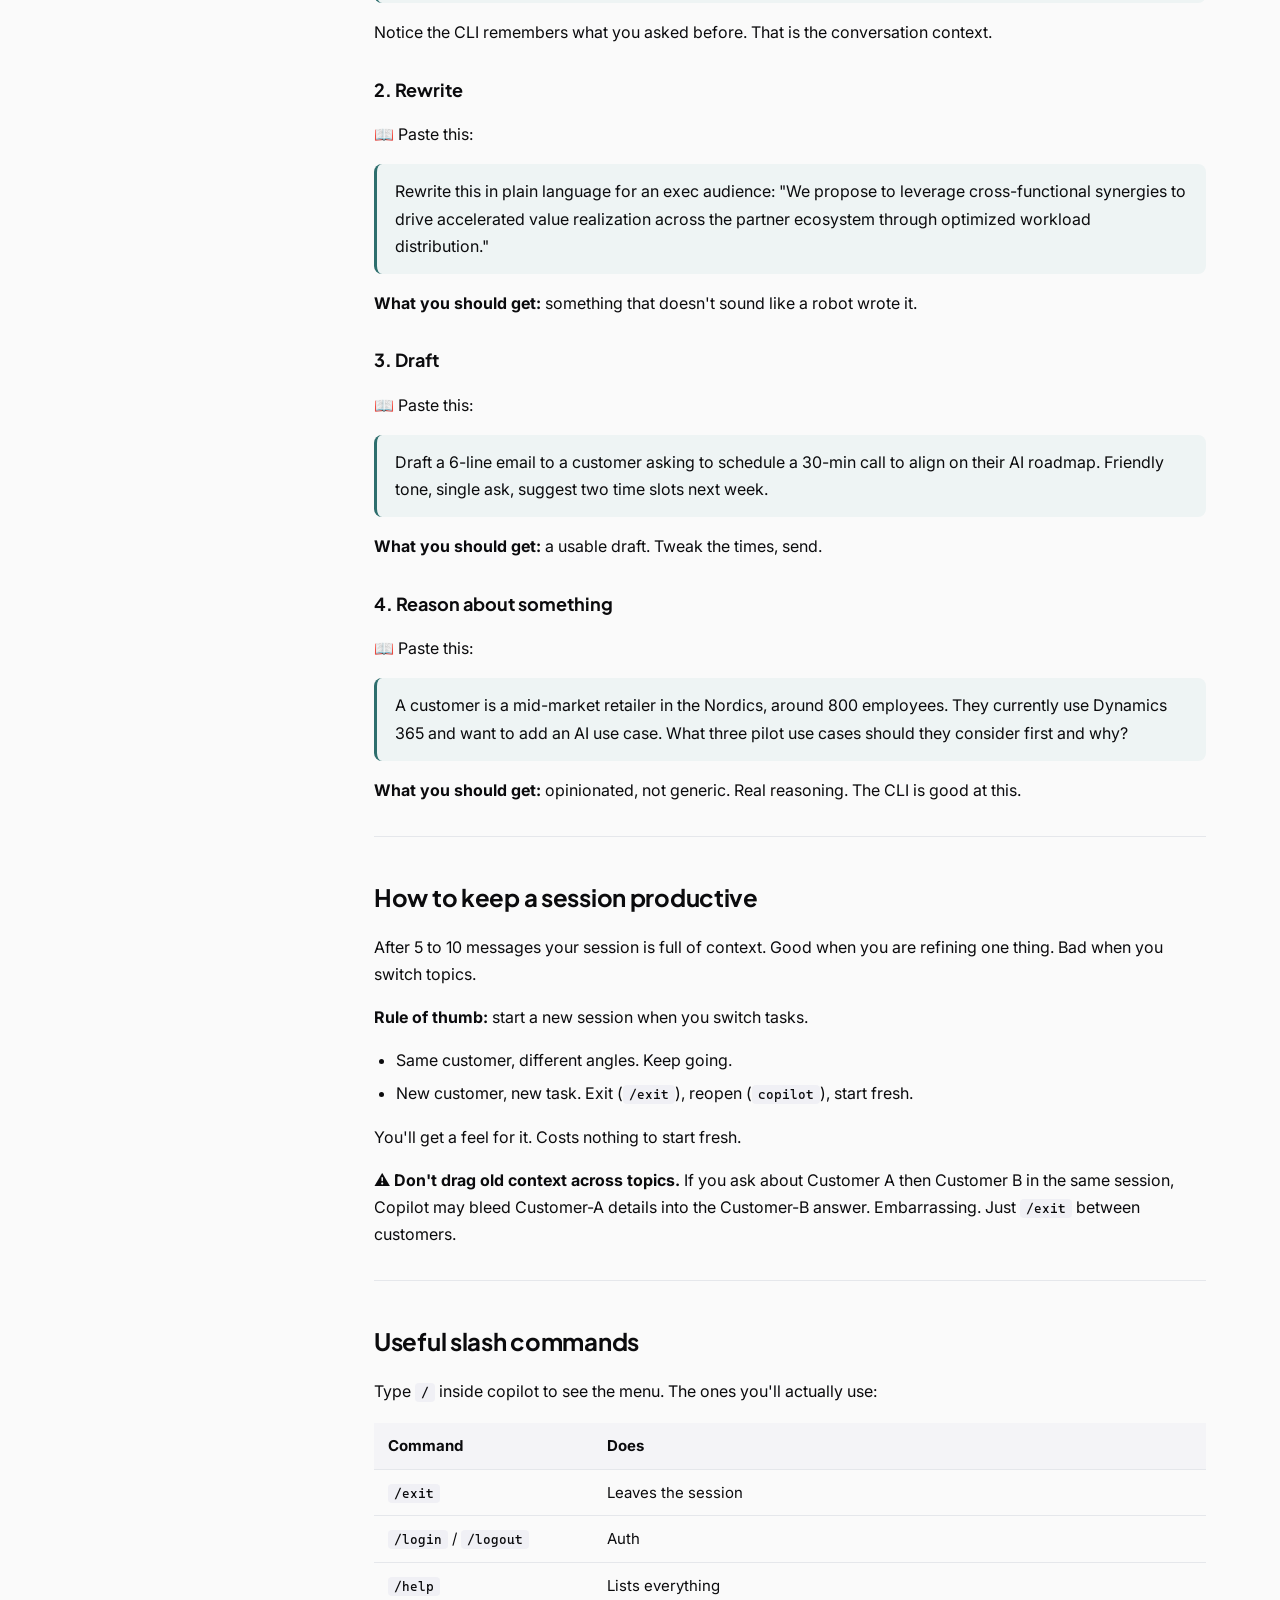
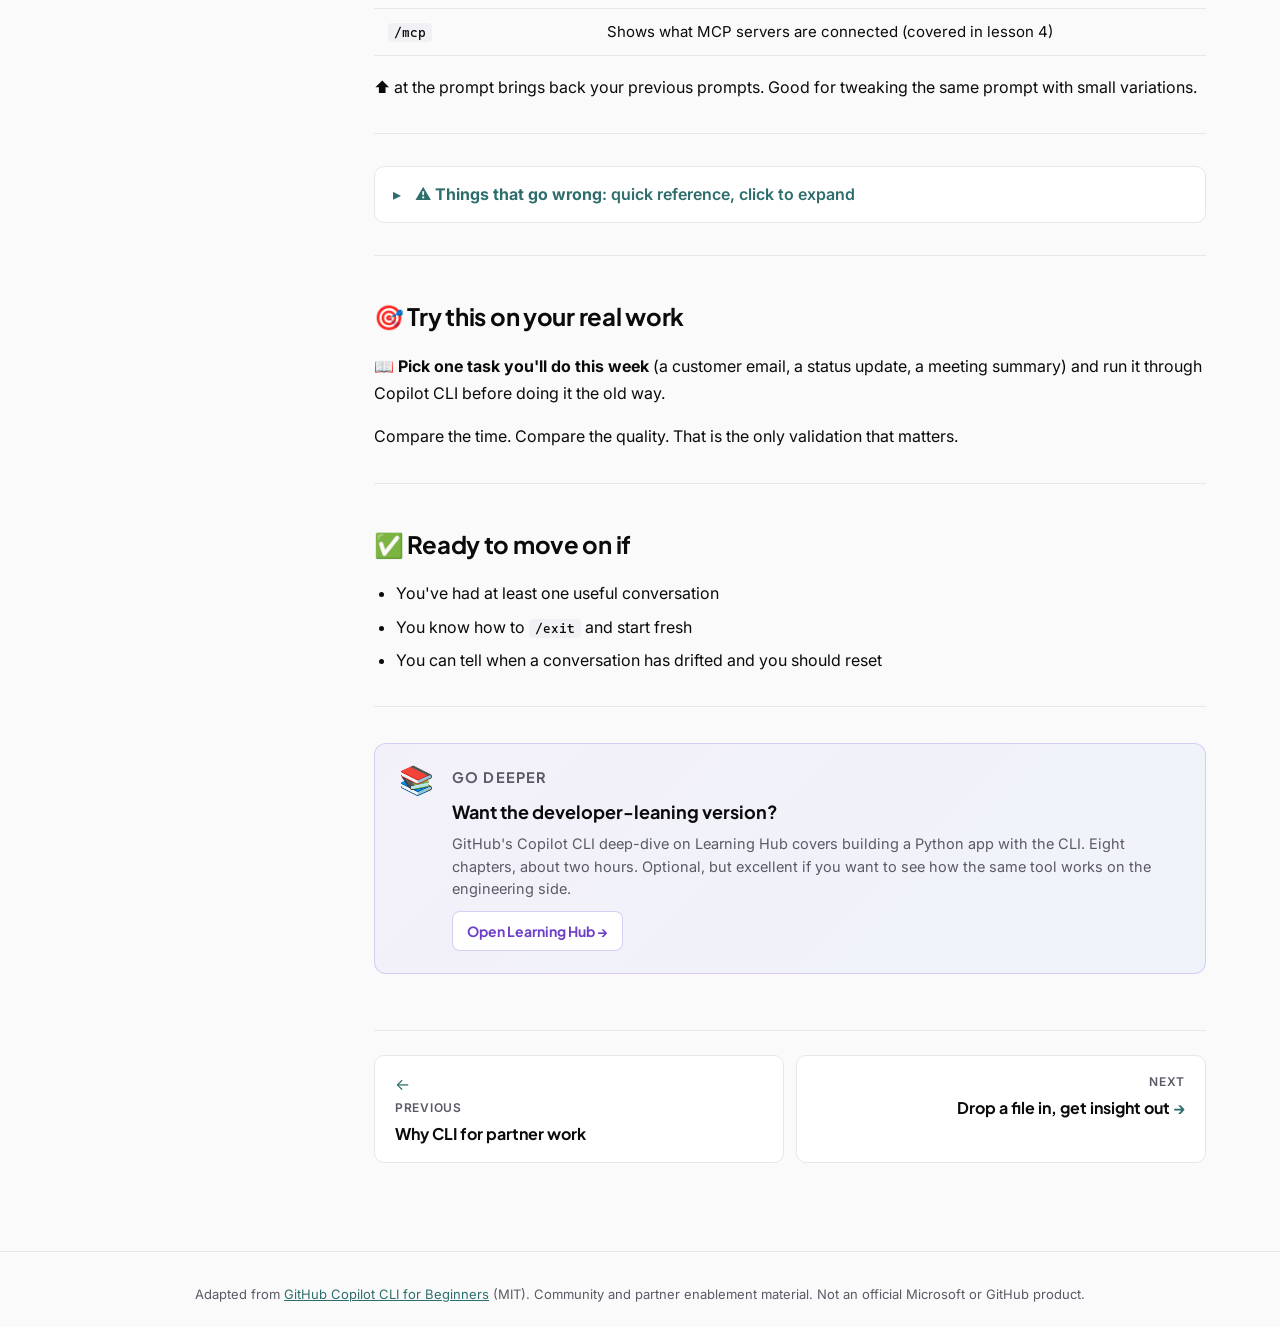
<file: course/your-first-conversations.html>
<!doctype html>
<html lang="en">
<head>
<meta charset="utf-8">
<meta name="viewport" content="width=device-width,initial-scale=1">
<title>Your first conversations · Copilot CLI for partner work</title>
<link rel="preconnect" href="https://fonts.googleapis.com">
<link rel="preconnect" href="https://fonts.gstatic.com" crossorigin>
<link href="https://fonts.googleapis.com/css2?family=Plus+Jakarta+Sans:wght@400;600;700;800&family=Inter:wght@400;500;600;700&family=Cascadia+Code:wght@400;500&display=swap" rel="stylesheet">
<link rel="stylesheet" href="style.css">
</head>
<body>

<nav class="topnav">
  <div class="topnav-inner">
    <a class="topnav-brand" href="index.html">
      <span class="brand-mark">&gt;_</span>
      <span>Copilot CLI · Partner course</span>
    </a>
    <div class="topnav-links">
      <a href="../setup.html">Setup guide</a>
      <a href="../" class="always-visible">All resources</a>
    </div>
  </div>
</nav>

<div class="lesson-shell">
  <aside class="sidebar">
    <p class="sidebar-h">Lessons</p>
    <ol>
      <li class=""><a class="" href="why-cli-for-partner-work.html">Why CLI for partner work</a></li>
      <li class=""><a class="is-current" href="your-first-conversations.html">Your first conversations</a></li>
      <li class=""><a class="" href="files-as-context.html">Drop a file in, get insight out</a></li>
      <li class=""><a class="" href="mcp-power-ups.html">MCP power-ups: GitHub, M365, and more</a></li>
    </ol>
    <div class="sidebar-foot">
      <a href="index.html">← Course home</a>
      <a href="../setup.html">Setup guide</a>
      <a href="../reference/cheat-sheet.html">Cheat sheet</a>
      <a href="../reference/troubleshooting.html">Troubleshooting</a>
    </div>
  </aside>

  <main class="main">
    <div class="crumb">
      <a href="index.html">Course</a> &nbsp;›&nbsp; Your first conversations
    </div>

    <header class="lesson-head">
      <p class="lesson-eyebrow ">Foundations</p>
      <h1 class="lesson-title">Your first conversations</h1>
      <div class="lesson-meta-row">
        <span class="meta-item">⏱️ <strong>20 min</strong></span>
        <span class="meta-item">🎯 <strong>Summarize, rewrite, draft. Without leaving the terminal.</strong></span>
      </div>
    </header>

    <div class="body">
      <h2 id="the-three-modes-youll-use">The three modes you'll use</h2>
<p>Copilot CLI has three modes. You'll use them all naturally. Helpful to know they exist.</p>
<table>
<thead>
<tr>
<th>Mode</th>
<th>What it is</th>
<th>When to use</th>
</tr>
</thead>
<tbody>
<tr>
<td><strong>Ask</strong> (default)</td>
<td>Type a question, get an answer</td>
<td>"Summarize this." "What does this mean?"</td>
</tr>
<tr>
<td><strong>Agent</strong></td>
<td>It can run commands, edit files</td>
<td>"Find all PDFs in this folder." "Add a row to this CSV."</td>
</tr>
<tr>
<td><strong>Plan</strong></td>
<td>It explains what it would do <em>before</em> doing it</td>
<td>High-stakes tasks. Anything touching real files.</td>
</tr>
</tbody>
</table>
<p>You don't switch modes manually. The CLI picks based on what you ask. If it asks "want me to run this command?", that is agent mode asking permission.</p>
<p>⚠️ Always read what it is about to do. <em>Always.</em> Especially anything that says "delete" or "overwrite".</p>
<hr>
<h2 id="hands-on-four-conversations-to-try-right-now">🚀 Hands-on: four conversations to try right now</h2>
<p>Open a fresh PowerShell. Type <code>copilot</code>. Wait for the prompt. Now run these in order.</p>
<h3 id="1-summarize">1. Summarize</h3>
<p>📖 Paste this into the CLI:</p>
<blockquote>
<p>Imagine you advise a Microsoft partner on AI services. A customer asks: "what's the difference between Azure OpenAI and Microsoft Foundry?" Give me a 4-bullet answer for a non-technical exec.</p>
</blockquote>
<p><strong>What you should get:</strong> a structured 4-bullet response. Decent first draft.</p>
<p>What a session looks like in the terminal:</p>
<pre><code class="language-text">PS C:\Users\you&gt; copilot
✦ Copilot CLI · ready
&gt; Imagine you advise a Microsoft partner on AI services...

  • Azure OpenAI Service: ...
  • Microsoft Foundry: ...
  • Where they overlap: ...
  • The exec takeaway: ...

&gt; _
</code></pre>
<p><strong>Try one follow-up:</strong></p>
<blockquote>
<p>Now make it shorter. Two bullets. Same audience.</p>
</blockquote>
<p>Notice the CLI remembers what you asked before. That is the conversation context.</p>
<h3 id="2-rewrite">2. Rewrite</h3>
<p>📖 Paste this:</p>
<blockquote>
<p>Rewrite this in plain language for an exec audience: "We propose to leverage cross-functional synergies to drive accelerated value realization across the partner ecosystem through optimized workload distribution."</p>
</blockquote>
<p><strong>What you should get:</strong> something that doesn't sound like a robot wrote it.</p>
<h3 id="3-draft">3. Draft</h3>
<p>📖 Paste this:</p>
<blockquote>
<p>Draft a 6-line email to a customer asking to schedule a 30-min call to align on their AI roadmap. Friendly tone, single ask, suggest two time slots next week.</p>
</blockquote>
<p><strong>What you should get:</strong> a usable draft. Tweak the times, send.</p>
<h3 id="4-reason-about-something">4. Reason about something</h3>
<p>📖 Paste this:</p>
<blockquote>
<p>A customer is a mid-market retailer in the Nordics, around 800 employees. They currently use Dynamics 365 and want to add an AI use case. What three pilot use cases should they consider first and why?</p>
</blockquote>
<p><strong>What you should get:</strong> opinionated, not generic. Real reasoning. The CLI is good at this.</p>
<hr>
<h2 id="how-to-keep-a-session-productive">How to keep a session productive</h2>
<p>After 5 to 10 messages your session is full of context. Good when you are refining one thing. Bad when you switch topics.</p>
<p><strong>Rule of thumb:</strong> start a new session when you switch tasks.</p>
<ul>
<li>Same customer, different angles. Keep going.</li>
<li>New customer, new task. Exit (<code>/exit</code>), reopen (<code>copilot</code>), start fresh.</li>
</ul>
<p>You'll get a feel for it. Costs nothing to start fresh.</p>
<p>⚠️ <strong>Don't drag old context across topics.</strong> If you ask about Customer A then Customer B in the same session, Copilot may bleed Customer-A details into the Customer-B answer. Embarrassing. Just <code>/exit</code> between customers.</p>
<hr>
<h2 id="useful-slash-commands">Useful slash commands</h2>
<p>Type <code>/</code> inside copilot to see the menu. The ones you'll actually use:</p>
<table>
<thead>
<tr>
<th>Command</th>
<th>Does</th>
</tr>
</thead>
<tbody>
<tr>
<td><code>/exit</code></td>
<td>Leaves the session</td>
</tr>
<tr>
<td><code>/login</code> / <code>/logout</code></td>
<td>Auth</td>
</tr>
<tr>
<td><code>/help</code></td>
<td>Lists everything</td>
</tr>
<tr>
<td><code>/mcp</code></td>
<td>Shows what MCP servers are connected (covered in lesson 4)</td>
</tr>
</tbody>
</table>
<p>⬆️ at the prompt brings back your previous prompts. Good for tweaking the same prompt with small variations.</p>
<hr>
<details>
<summary><strong>⚠️ Things that go wrong</strong>: quick reference, click to expand</summary>

📖

| What happens | Why | What to do |
|--------------|-----|------------|
| Answer is wrong or made up | Copilot doesn't actually know about your specific customer or product | Give it more context. Drop in the customer's website URL or a recent press release. |
| Answer keeps repeating | You're stuck in a context loop | `/exit` and start fresh |
| It refuses to do something | Safety filter triggered | Rephrase. If it is a legit ask, push back with context. |
| Suspiciously confident answer | LLMs hallucinate | Spot-check anything specific (numbers, names, dates) |

</details>

<hr>
<h2 id="try-this-on-your-real-work">🎯 Try this on your real work</h2>
<p>📖 <strong>Pick one task you'll do this week</strong> (a customer email, a status update, a meeting summary) and run it through Copilot CLI before doing it the old way.</p>
<p>Compare the time. Compare the quality. That is the only validation that matters.</p>
<hr>
<h2 id="ready-to-move-on-if">✅ Ready to move on if</h2>
<ul>
<li>You've had at least one useful conversation</li>
<li>You know how to <code>/exit</code> and start fresh</li>
<li>You can tell when a conversation has drifted and you should reset</li>
</ul>
<hr>
    </div>

    <div class="go-deeper">
      <span class="go-deeper-icon">📚</span>
      <div class="go-deeper-body">
        <p class="go-deeper-label">Go deeper</p>
        <h3>Want the developer-leaning version?</h3>
        <p>GitHub's Copilot CLI deep-dive on Learning Hub covers building a Python app with the CLI. Eight chapters, about two hours. Optional, but excellent if you want to see how the same tool works on the engineering side.</p>
        <a class="go-deeper-link" href="https://awesome-copilot.github.com/learning-hub/cli-for-beginners/" target="_blank" rel="noopener">Open Learning Hub →</a>
      </div>
    </div>

    <nav class="lesson-nav">
      <a class="prev" href="why-cli-for-partner-work.html"><div class="nav-dir">Previous</div><div class="nav-title">Why CLI for partner work</div></a>
      <a class="next" href="files-as-context.html"><div class="nav-dir">Next</div><div class="nav-title">Drop a file in, get insight out</div></a>
    </nav>
  </main>
</div>

<footer class="site-foot">
  Adapted from <a href="https://github.com/github/copilot-cli-for-beginners" target="_blank" rel="noopener">GitHub Copilot CLI for Beginners</a> (MIT). Community and partner enablement material. Not an official Microsoft or GitHub product.
</footer>

</body>
</html>
</file>
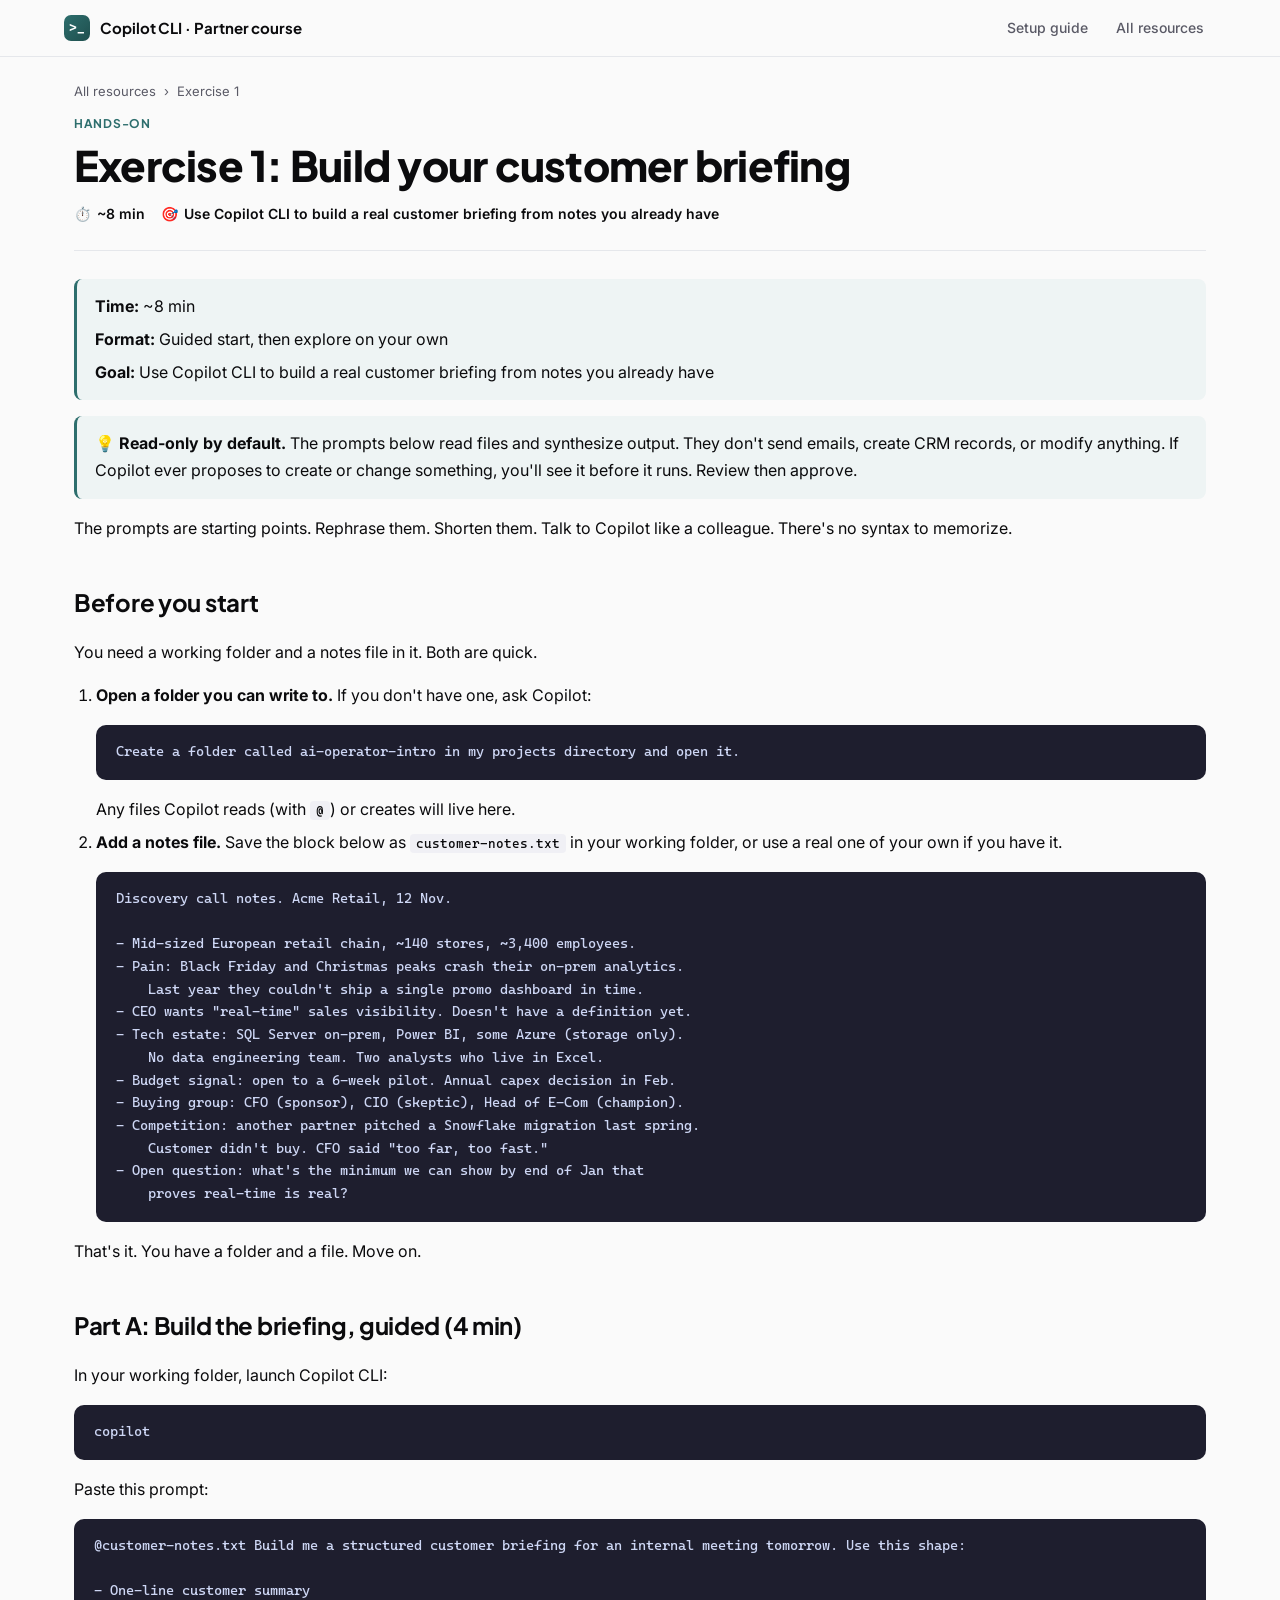
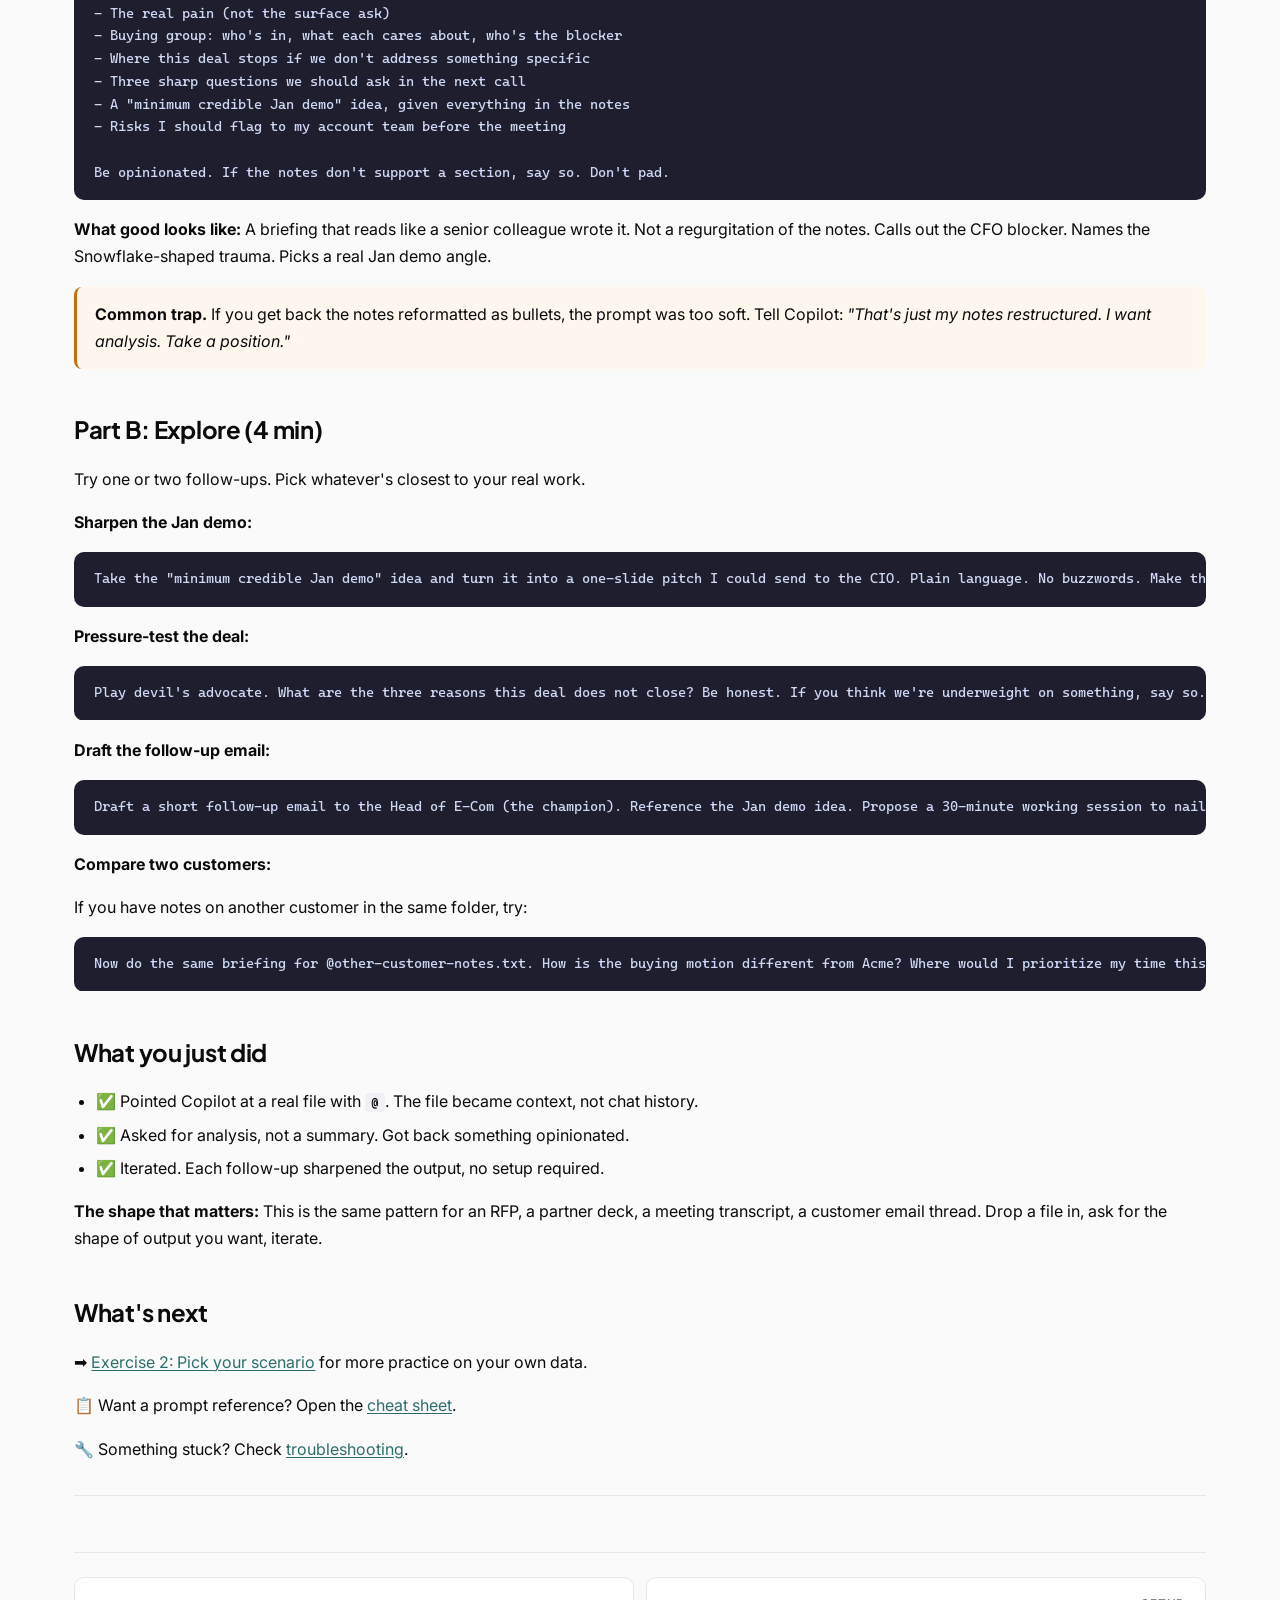
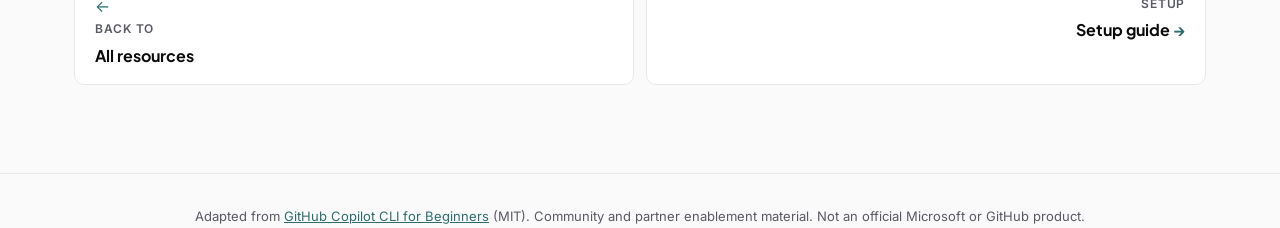
<file: exercises/exercise-01-build-your-briefing.html>
<!doctype html>
<html lang="en">
<head>
<meta charset="utf-8">
<meta name="viewport" content="width=device-width,initial-scale=1">
<title>Exercise 1: Build your customer briefing · AI Operator Intro</title>
<link rel="preconnect" href="https://fonts.googleapis.com">
<link rel="preconnect" href="https://fonts.gstatic.com" crossorigin>
<link href="https://fonts.googleapis.com/css2?family=Plus+Jakarta+Sans:wght@400;600;700;800&family=Inter:wght@400;500;600;700&family=Cascadia+Code:wght@400;500&display=swap" rel="stylesheet">
<link rel="stylesheet" href="../course/style.css">
<style>
.body .callout-warn {
  margin: 16px 0;
  padding: 14px 18px;
  background: var(--warn-bg);
  border-left: 3px solid var(--warn);
  border-radius: 8px;
  color: var(--fg);
}
.body .callout-warn p { margin: 6px 0; }
.body .callout-warn p:first-child { margin-top: 0; }
.body .callout-warn p:last-child { margin-bottom: 0; }
</style>
</head>
<body>

<nav class="topnav">
  <div class="topnav-inner">
    <a class="topnav-brand" href="../index.html">
      <span class="brand-mark">&gt;_</span>
      <span>Copilot CLI · Partner course</span>
    </a>
    <div class="topnav-links">
      <a href="../setup.html">Setup guide</a>
      <a href="../" class="always-visible">All resources</a>
    </div>
  </div>
</nav>

<div class="lesson-shell" style="grid-template-columns: 1fr;">
  <main class="main">
    <div class="crumb">
      <a href="../">All resources</a> &nbsp;›&nbsp; Exercise 1
    </div>

    <header class="lesson-head">
      <p class="lesson-eyebrow">HANDS-ON</p>
      <h1 class="lesson-title">Exercise 1: Build your customer briefing</h1>
      <div class="lesson-meta-row">
        <span class="meta-item">⏱️ <strong>~8 min</strong></span>
        <span class="meta-item">🎯 <strong>Use Copilot CLI to build a real customer briefing from notes you already have</strong></span>
      </div>
    </header>

    <div class="body">
      <blockquote>
        <p><strong>Time:</strong> ~8 min</p>
        <p><strong>Format:</strong> Guided start, then explore on your own</p>
        <p><strong>Goal:</strong> Use Copilot CLI to build a real customer briefing from notes you already have</p>
      </blockquote>

      <blockquote>
        <p>💡 <strong>Read-only by default.</strong> The prompts below read files and synthesize output. They don't send emails, create CRM records, or modify anything. If Copilot ever proposes to create or change something, you'll see it before it runs. Review then approve.</p>
      </blockquote>

      <p>The prompts are starting points. Rephrase them. Shorten them. Talk to Copilot like a colleague. There's no syntax to memorize.</p>

      <h2>Before you start</h2>

      <p>You need a working folder and a notes file in it. Both are quick.</p>

      <ol>
        <li>
          <strong>Open a folder you can write to.</strong> If you don't have one, ask Copilot:
          <pre><code>Create a folder called ai-operator-intro in my projects directory and open it.</code></pre>
          Any files Copilot reads (with <code>@</code>) or creates will live here.
        </li>

        <li>
          <strong>Add a notes file.</strong> Save the block below as <code>customer-notes.txt</code> in your working folder, or use a real one of your own if you have it.
          <pre><code>Discovery call notes. Acme Retail, 12 Nov.

- Mid-sized European retail chain, ~140 stores, ~3,400 employees.
- Pain: Black Friday and Christmas peaks crash their on-prem analytics.
    Last year they couldn't ship a single promo dashboard in time.
- CEO wants "real-time" sales visibility. Doesn't have a definition yet.
- Tech estate: SQL Server on-prem, Power BI, some Azure (storage only).
    No data engineering team. Two analysts who live in Excel.
- Budget signal: open to a 6-week pilot. Annual capex decision in Feb.
- Buying group: CFO (sponsor), CIO (skeptic), Head of E-Com (champion).
- Competition: another partner pitched a Snowflake migration last spring.
    Customer didn't buy. CFO said "too far, too fast."
- Open question: what's the minimum we can show by end of Jan that
    proves real-time is real?</code></pre>
        </li>
      </ol>

      <p>That's it. You have a folder and a file. Move on.</p>

      <h2>Part A: Build the briefing, guided (4 min)</h2>

      <p>In your working folder, launch Copilot CLI:</p>

      <pre><code>copilot</code></pre>

      <p>Paste this prompt:</p>

      <pre><code>@customer-notes.txt Build me a structured customer briefing for an internal meeting tomorrow. Use this shape:

- One-line customer summary
- The real pain (not the surface ask)
- Buying group: who's in, what each cares about, who's the blocker
- Where this deal stops if we don't address something specific
- Three sharp questions we should ask in the next call
- A "minimum credible Jan demo" idea, given everything in the notes
- Risks I should flag to my account team before the meeting

Be opinionated. If the notes don't support a section, say so. Don't pad.</code></pre>

      <p><strong>What good looks like:</strong> A briefing that reads like a senior colleague wrote it. Not a regurgitation of the notes. Calls out the CFO blocker. Names the Snowflake-shaped trauma. Picks a real Jan demo angle.</p>

      <div class="callout-warn">
        <p><strong>Common trap.</strong> If you get back the notes reformatted as bullets, the prompt was too soft. Tell Copilot: <em>"That's just my notes restructured. I want analysis. Take a position."</em></p>
      </div>

      <h2>Part B: Explore (4 min)</h2>

      <p>Try one or two follow-ups. Pick whatever's closest to your real work.</p>

      <p><strong>Sharpen the Jan demo:</strong></p>

      <pre><code>Take the "minimum credible Jan demo" idea and turn it into a one-slide pitch I could send to the CIO. Plain language. No buzzwords. Make the value land in the first sentence.</code></pre>

      <p><strong>Pressure-test the deal:</strong></p>

      <pre><code>Play devil's advocate. What are the three reasons this deal does not close? Be honest. If you think we're underweight on something, say so.</code></pre>

      <p><strong>Draft the follow-up email:</strong></p>

      <pre><code>Draft a short follow-up email to the Head of E-Com (the champion). Reference the Jan demo idea. Propose a 30-minute working session to nail the scope. Warm tone, not pushy.</code></pre>

      <p><strong>Compare two customers:</strong></p>

      <p>If you have notes on another customer in the same folder, try:</p>

      <pre><code>Now do the same briefing for @other-customer-notes.txt. How is the buying motion different from Acme? Where would I prioritize my time this week?</code></pre>

      <h2>What you just did</h2>

      <ul>
        <li>✅ Pointed Copilot at a real file with <code>@</code>. The file became context, not chat history.</li>
        <li>✅ Asked for analysis, not a summary. Got back something opinionated.</li>
        <li>✅ Iterated. Each follow-up sharpened the output, no setup required.</li>
      </ul>

      <p><strong>The shape that matters:</strong> This is the same pattern for an RFP, a partner deck, a meeting transcript, a customer email thread. Drop a file in, ask for the shape of output you want, iterate.</p>

      <h2>What's next</h2>

      <p>➡️ <a href="exercise-02-pick-your-scenario.html">Exercise 2: Pick your scenario</a> for more practice on your own data.</p>

      <p>📋 Want a prompt reference? Open the <a href="../reference/cheat-sheet.html">cheat sheet</a>.</p>

      <p>🔧 Something stuck? Check <a href="../reference/troubleshooting.html">troubleshooting</a>.</p>

      <hr>
    </div>

    <nav class="lesson-nav">
      <a class="prev" href="../"><div class="nav-dir">Back to</div><div class="nav-title">All resources</div></a>
      <a class="next" href="../setup.html"><div class="nav-dir">Setup</div><div class="nav-title">Setup guide</div></a>
    </nav>
  </main>
</div>

<footer class="site-foot">
  Adapted from <a href="https://github.com/github/copilot-cli-for-beginners" target="_blank" rel="noopener">GitHub Copilot CLI for Beginners</a> (MIT). Community and partner enablement material. Not an official Microsoft or GitHub product.
</footer>

</body>
</html>
</file>
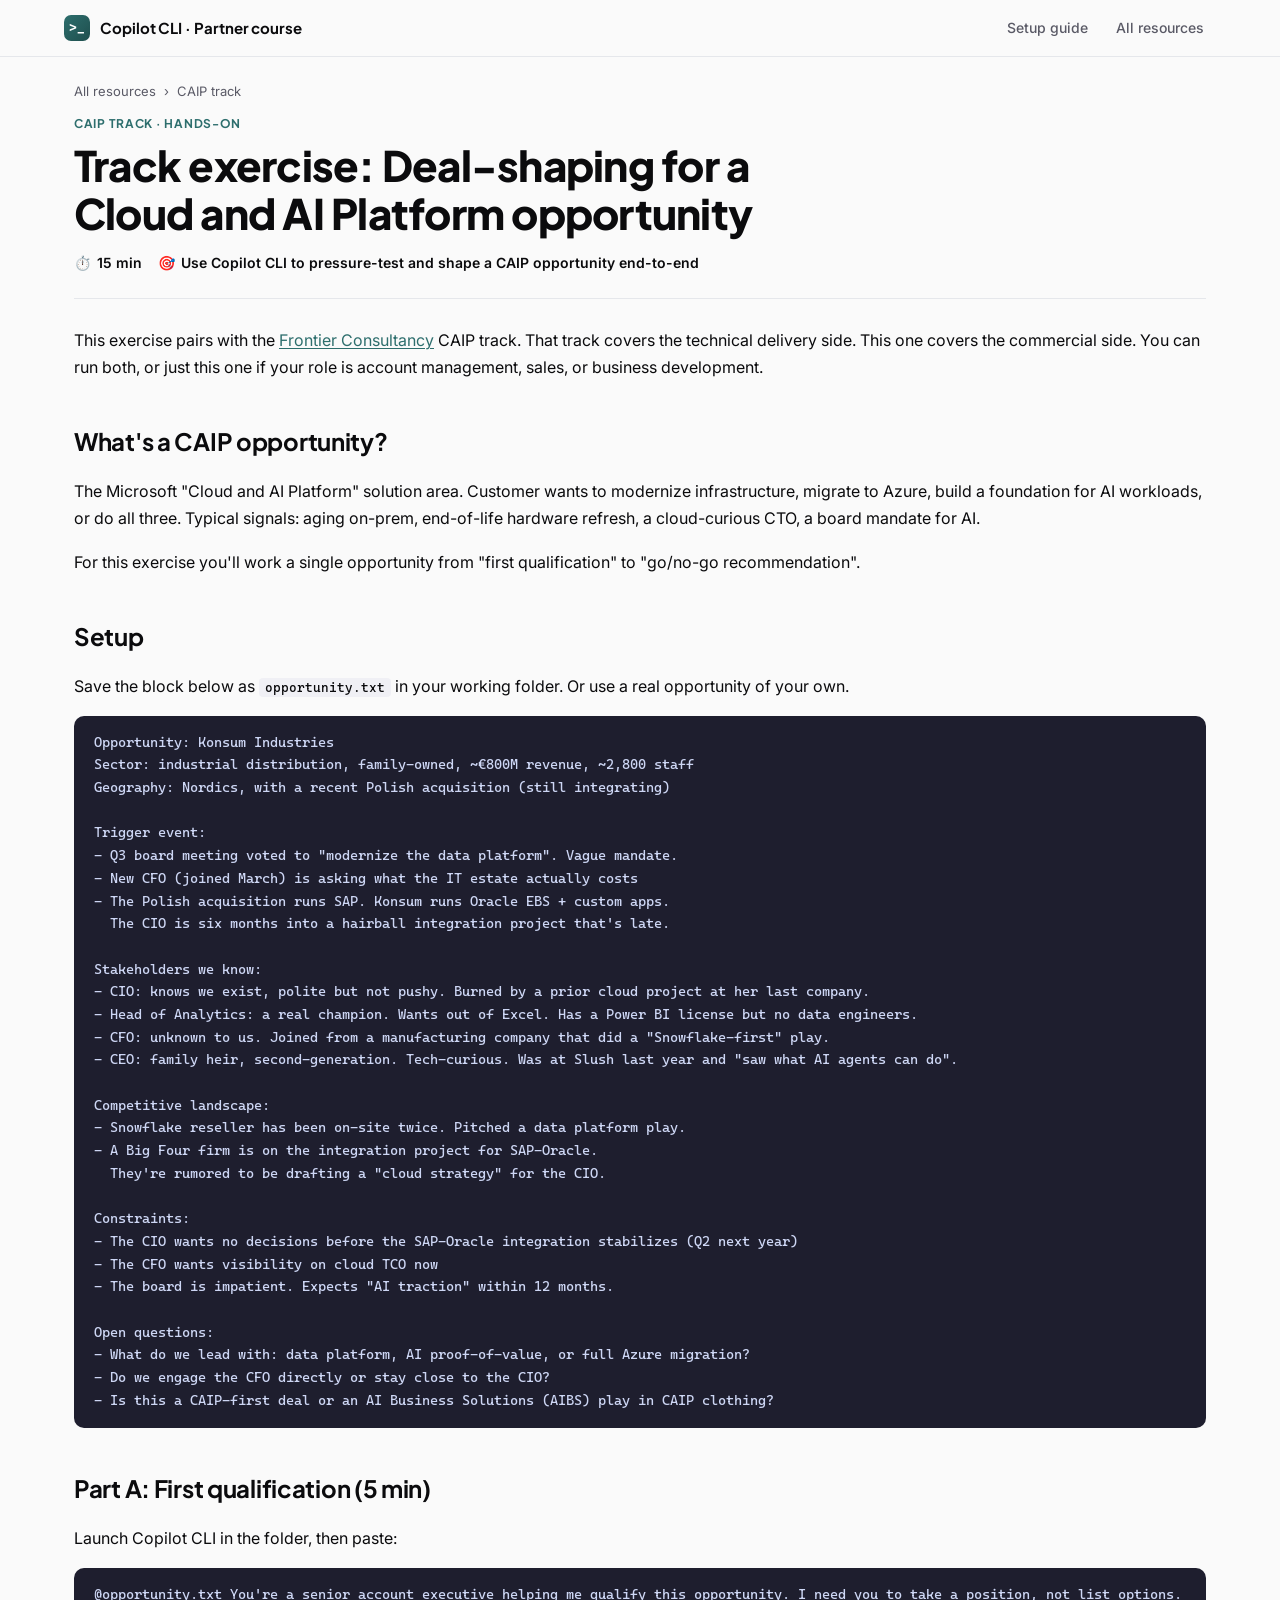
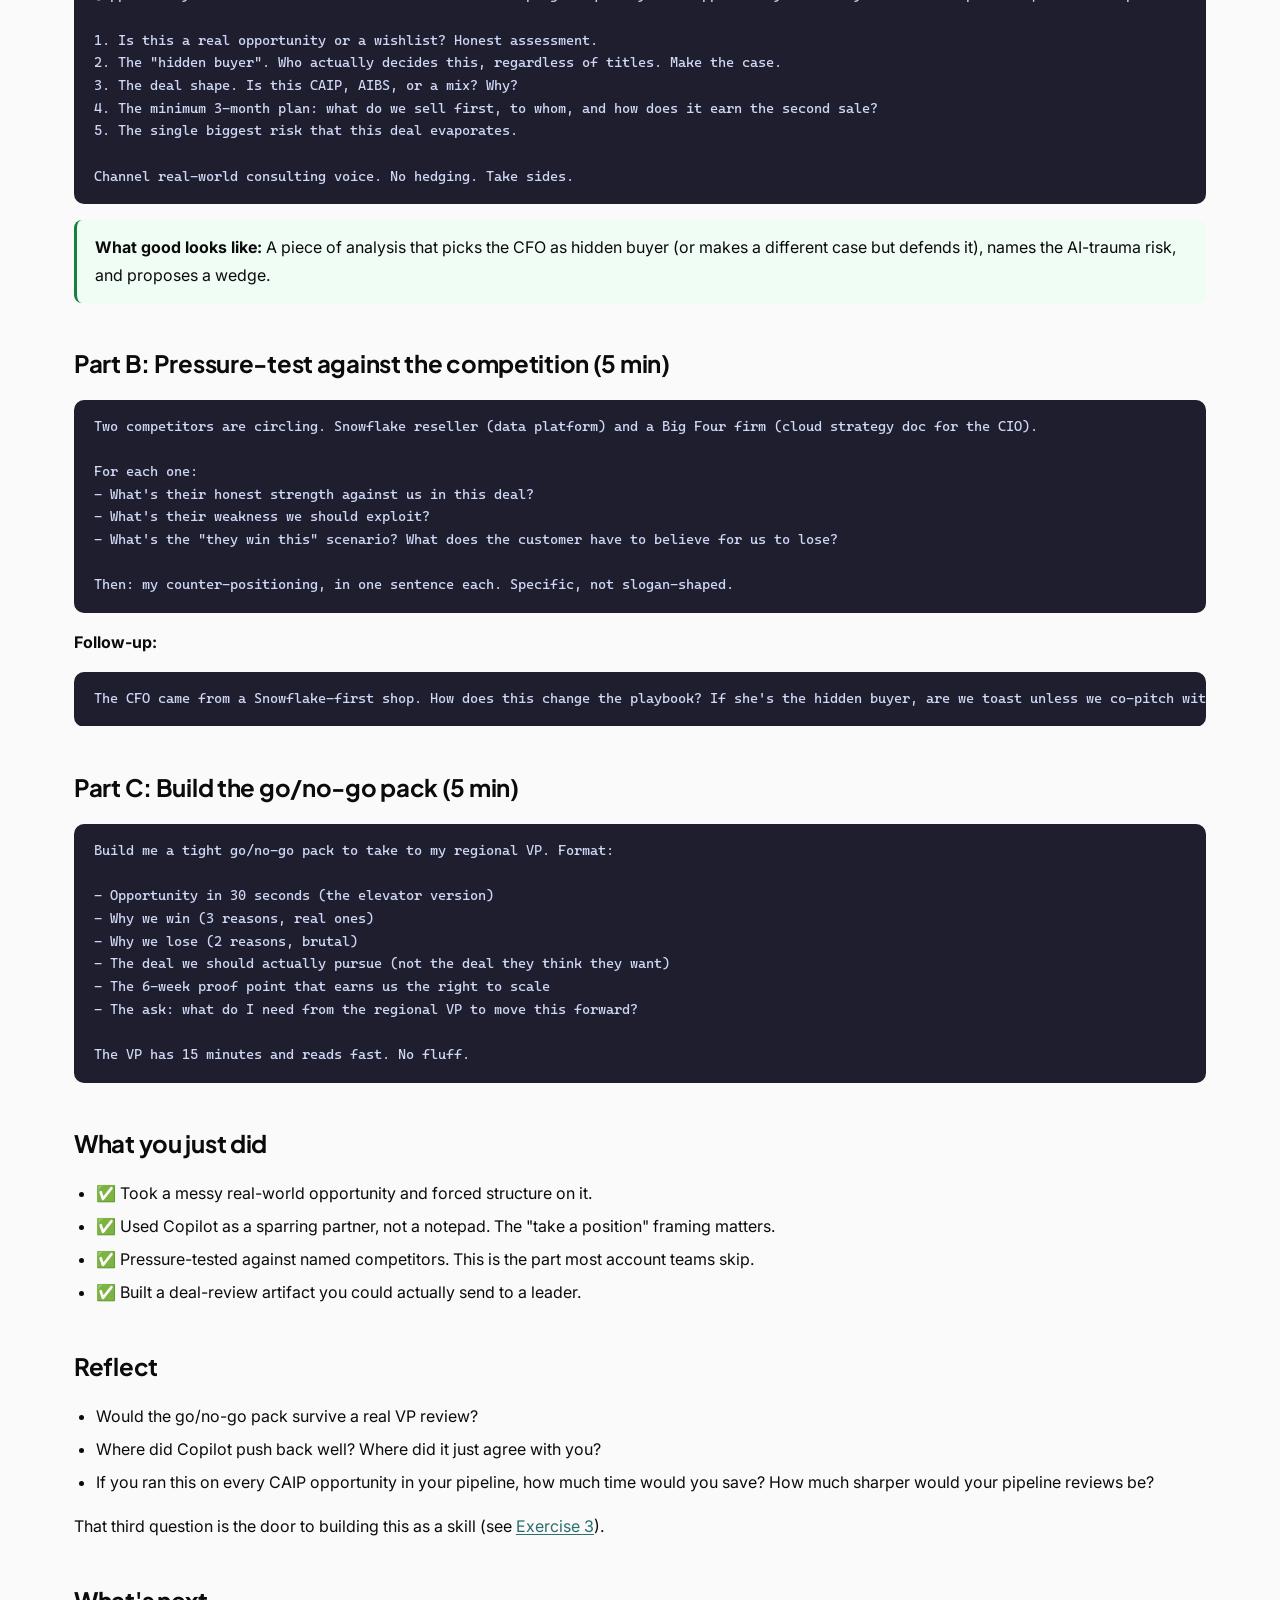
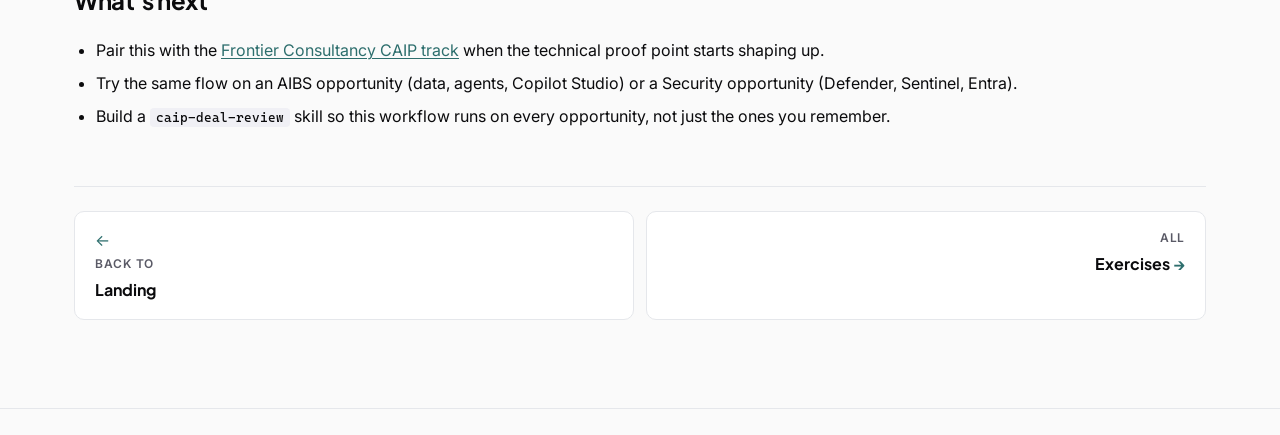
<file: exercises/track-caip-deal-shaping.html>
<!doctype html>
<html lang="en">
<head>
<meta charset="utf-8">
<meta name="viewport" content="width=device-width,initial-scale=1">
<title>CAIP track: deal shaping · AI Operator Intro</title>
<link rel="preconnect" href="https://fonts.googleapis.com">
<link rel="preconnect" href="https://fonts.gstatic.com" crossorigin>
<link href="https://fonts.googleapis.com/css2?family=Plus+Jakarta+Sans:wght@400;600;700;800&family=Inter:wght@400;500;600;700&family=Cascadia+Code:wght@400;500&display=swap" rel="stylesheet">
<link rel="stylesheet" href="../course/style.css">
</head>
<body>

<nav class="topnav">
  <div class="topnav-inner">
    <a class="topnav-brand" href="../index.html">
      <span class="brand-mark">&gt;_</span>
      <span>Copilot CLI · Partner course</span>
    </a>
    <div class="topnav-links">
      <a href="../setup.html">Setup guide</a>
      <a href="../" class="always-visible">All resources</a>
    </div>
  </div>
</nav>

<div class="lesson-shell" style="grid-template-columns: 1fr;">
  <main class="main">
    <div class="crumb">
      <a href="../">All resources</a> &nbsp;›&nbsp; CAIP track
    </div>

    <header class="lesson-head">
      <p class="lesson-eyebrow">CAIP TRACK · HANDS-ON</p>
      <h1 class="lesson-title">Track exercise: Deal-shaping for a Cloud and AI Platform opportunity</h1>
      <div class="lesson-meta-row">
        <span class="meta-item">⏱️ <strong>15 min</strong></span>
        <span class="meta-item">🎯 <strong>Use Copilot CLI to pressure-test and shape a CAIP opportunity end-to-end</strong></span>
      </div>
    </header>

    <div class="body">
      <p>This exercise pairs with the <a href="https://aka.ms/frontierconsultancy">Frontier Consultancy</a> CAIP track. That track covers the technical delivery side. This one covers the commercial side. You can run both, or just this one if your role is account management, sales, or business development.</p>

      <h2 id="what-s-a-caip-opportunity">What's a CAIP opportunity?</h2>

      <p>The Microsoft "Cloud and AI Platform" solution area. Customer wants to modernize infrastructure, migrate to Azure, build a foundation for AI workloads, or do all three. Typical signals: aging on-prem, end-of-life hardware refresh, a cloud-curious CTO, a board mandate for AI.</p>

      <p>For this exercise you'll work a single opportunity from "first qualification" to "go/no-go recommendation".</p>

      <h2 id="setup">Setup</h2>

      <p>Save the block below as <code>opportunity.txt</code> in your working folder. Or use a real opportunity of your own.</p>

      <pre><code>Opportunity: Konsum Industries
Sector: industrial distribution, family-owned, ~€800M revenue, ~2,800 staff
Geography: Nordics, with a recent Polish acquisition (still integrating)

Trigger event:
- Q3 board meeting voted to "modernize the data platform". Vague mandate.
- New CFO (joined March) is asking what the IT estate actually costs
- The Polish acquisition runs SAP. Konsum runs Oracle EBS + custom apps.
  The CIO is six months into a hairball integration project that's late.

Stakeholders we know:
- CIO: knows we exist, polite but not pushy. Burned by a prior cloud project at her last company.
- Head of Analytics: a real champion. Wants out of Excel. Has a Power BI license but no data engineers.
- CFO: unknown to us. Joined from a manufacturing company that did a "Snowflake-first" play.
- CEO: family heir, second-generation. Tech-curious. Was at Slush last year and "saw what AI agents can do".

Competitive landscape:
- Snowflake reseller has been on-site twice. Pitched a data platform play.
- A Big Four firm is on the integration project for SAP-Oracle.
  They're rumored to be drafting a "cloud strategy" for the CIO.

Constraints:
- The CIO wants no decisions before the SAP-Oracle integration stabilizes (Q2 next year)
- The CFO wants visibility on cloud TCO now
- The board is impatient. Expects "AI traction" within 12 months.

Open questions:
- What do we lead with: data platform, AI proof-of-value, or full Azure migration?
- Do we engage the CFO directly or stay close to the CIO?
- Is this a CAIP-first deal or an AI Business Solutions (AIBS) play in CAIP clothing?</code></pre>

      <h2 id="part-a-first-qualification-5-min">Part A: First qualification (5 min)</h2>

      <p>Launch Copilot CLI in the folder, then paste:</p>

      <pre><code>@opportunity.txt You're a senior account executive helping me qualify this opportunity. I need you to take a position, not list options.

1. Is this a real opportunity or a wishlist? Honest assessment.
2. The "hidden buyer". Who actually decides this, regardless of titles. Make the case.
3. The deal shape. Is this CAIP, AIBS, or a mix? Why?
4. The minimum 3-month plan: what do we sell first, to whom, and how does it earn the second sale?
5. The single biggest risk that this deal evaporates.

Channel real-world consulting voice. No hedging. Take sides.</code></pre>

      <blockquote style="border-left: 3px solid var(--success); background: var(--success-bg);">
        <p><strong>What good looks like:</strong> A piece of analysis that picks the CFO as hidden buyer (or makes a different case but defends it), names the AI-trauma risk, and proposes a wedge.</p>
      </blockquote>

      <h2 id="part-b-pressure-test-against-the-competition-5-min">Part B: Pressure-test against the competition (5 min)</h2>

      <pre><code>Two competitors are circling. Snowflake reseller (data platform) and a Big Four firm (cloud strategy doc for the CIO).

For each one:
- What's their honest strength against us in this deal?
- What's their weakness we should exploit?
- What's the "they win this" scenario? What does the customer have to believe for us to lose?

Then: my counter-positioning, in one sentence each. Specific, not slogan-shaped.</code></pre>

      <p><strong>Follow-up:</strong></p>

      <pre><code>The CFO came from a Snowflake-first shop. How does this change the playbook? If she's the hidden buyer, are we toast unless we co-pitch with Snowflake?</code></pre>

      <h2 id="part-c-build-the-go-no-go-pack-5-min">Part C: Build the go/no-go pack (5 min)</h2>

      <pre><code>Build me a tight go/no-go pack to take to my regional VP. Format:

- Opportunity in 30 seconds (the elevator version)
- Why we win (3 reasons, real ones)
- Why we lose (2 reasons, brutal)
- The deal we should actually pursue (not the deal they think they want)
- The 6-week proof point that earns us the right to scale
- The ask: what do I need from the regional VP to move this forward?

The VP has 15 minutes and reads fast. No fluff.</code></pre>

      <h2 id="what-you-just-did">What you just did</h2>

      <ul>
        <li>✅ Took a messy real-world opportunity and forced structure on it.</li>
        <li>✅ Used Copilot as a sparring partner, not a notepad. The "take a position" framing matters.</li>
        <li>✅ Pressure-tested against named competitors. This is the part most account teams skip.</li>
        <li>✅ Built a deal-review artifact you could actually send to a leader.</li>
      </ul>

      <h2 id="reflect">Reflect</h2>

      <ul>
        <li>Would the go/no-go pack survive a real VP review?</li>
        <li>Where did Copilot push back well? Where did it just agree with you?</li>
        <li>If you ran this on every CAIP opportunity in your pipeline, how much time would you save? How much sharper would your pipeline reviews be?</li>
      </ul>

      <p>That third question is the door to building this as a skill (see <a href="exercise-03-your-copilot-passport.html">Exercise 3</a>).</p>

      <h2 id="what-s-next">What's next</h2>

      <ul>
        <li>Pair this with the <a href="https://aka.ms/frontierconsultancy">Frontier Consultancy CAIP track</a> when the technical proof point starts shaping up.</li>
        <li>Try the same flow on an AIBS opportunity (data, agents, Copilot Studio) or a Security opportunity (Defender, Sentinel, Entra).</li>
        <li>Build a <code>caip-deal-review</code> skill so this workflow runs on every opportunity, not just the ones you remember.</li>
      </ul>
    </div>

    <nav class="lesson-nav">
      <a class="prev" href="../"><div class="nav-dir">Back to</div><div class="nav-title">Landing</div></a>
      <a class="next" href="./"><div class="nav-dir">All</div><div class="nav-title">Exercises</div></a>
    </nav>
  </main>
</div>

<footer class="site-foot">
  Adapted from <a href="https://github.com/github/copilot-cli-for-beginners" target="_blank" rel="noopener">GitHub Copilot CLI for Beginners</a> (MIT). Community and partner enablement material. Not an official Microsoft or GitHub product.
</footer>

</body>
</html>
</file>
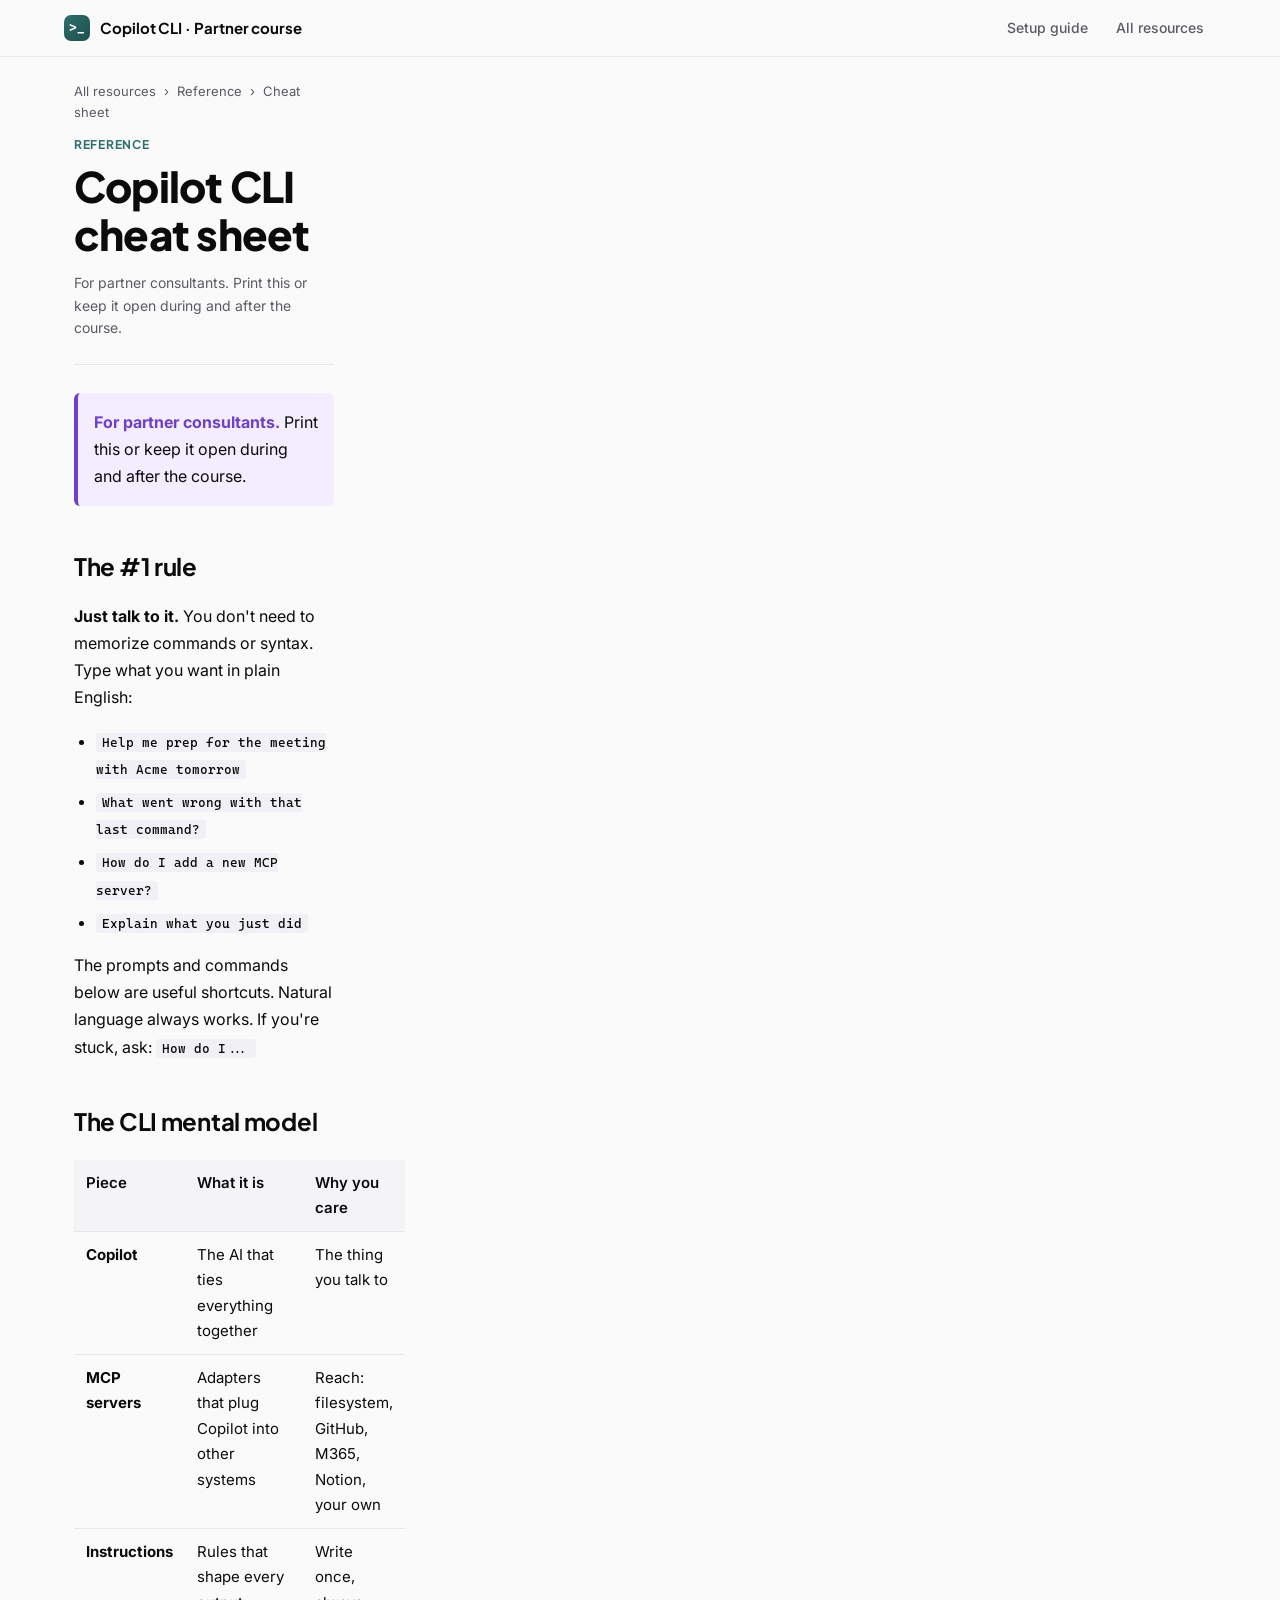
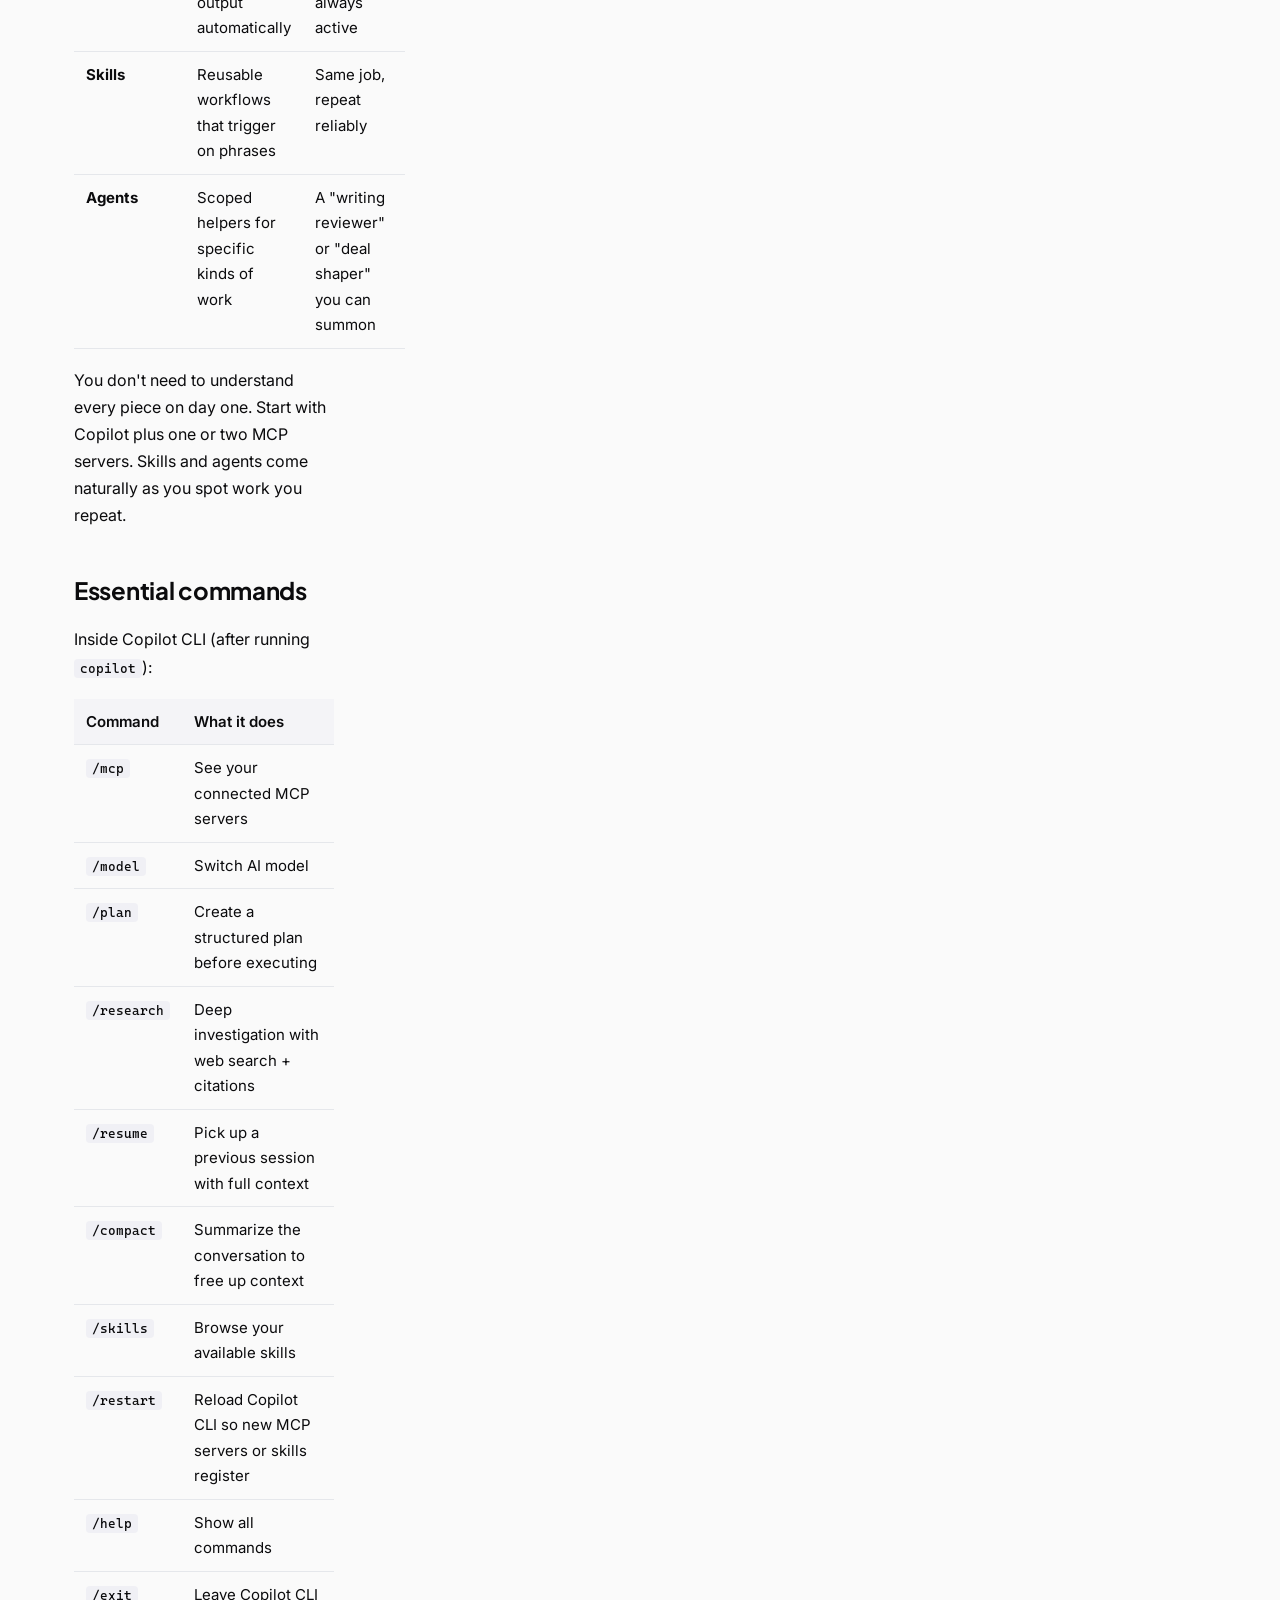
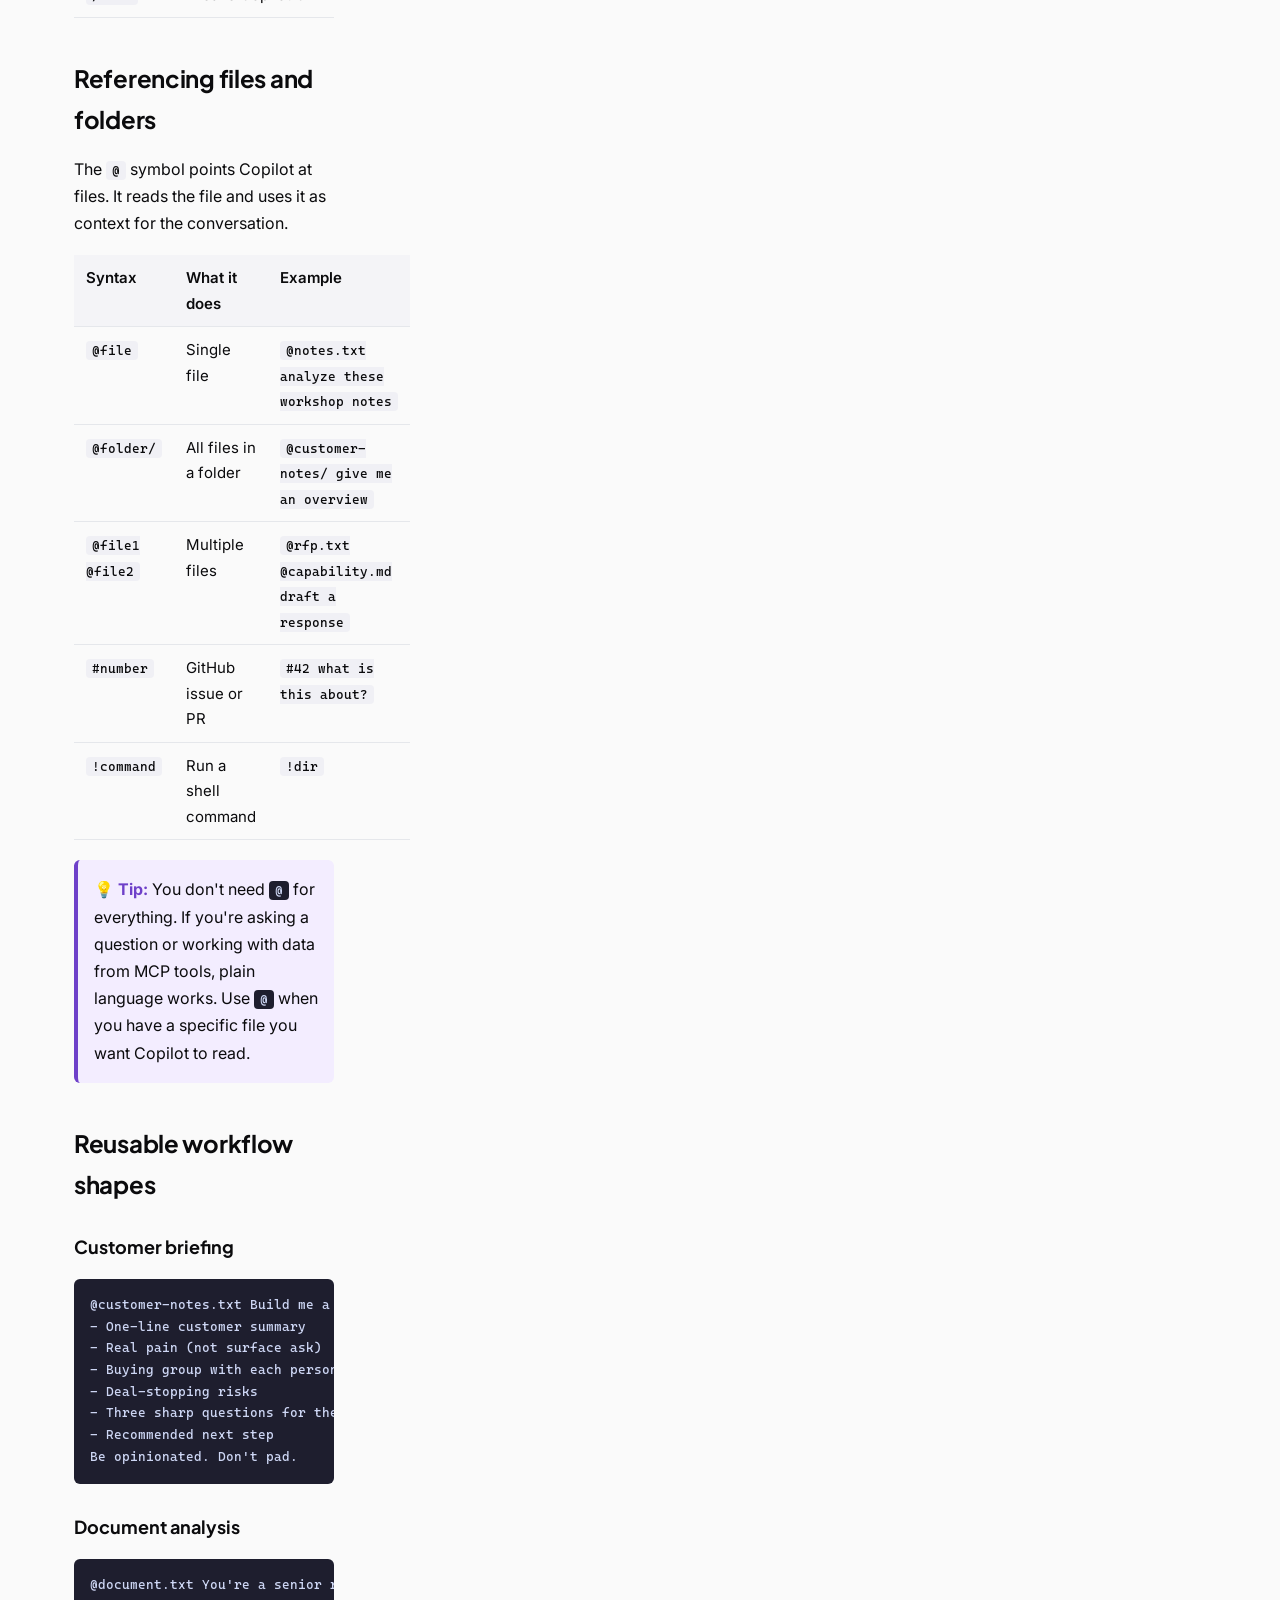
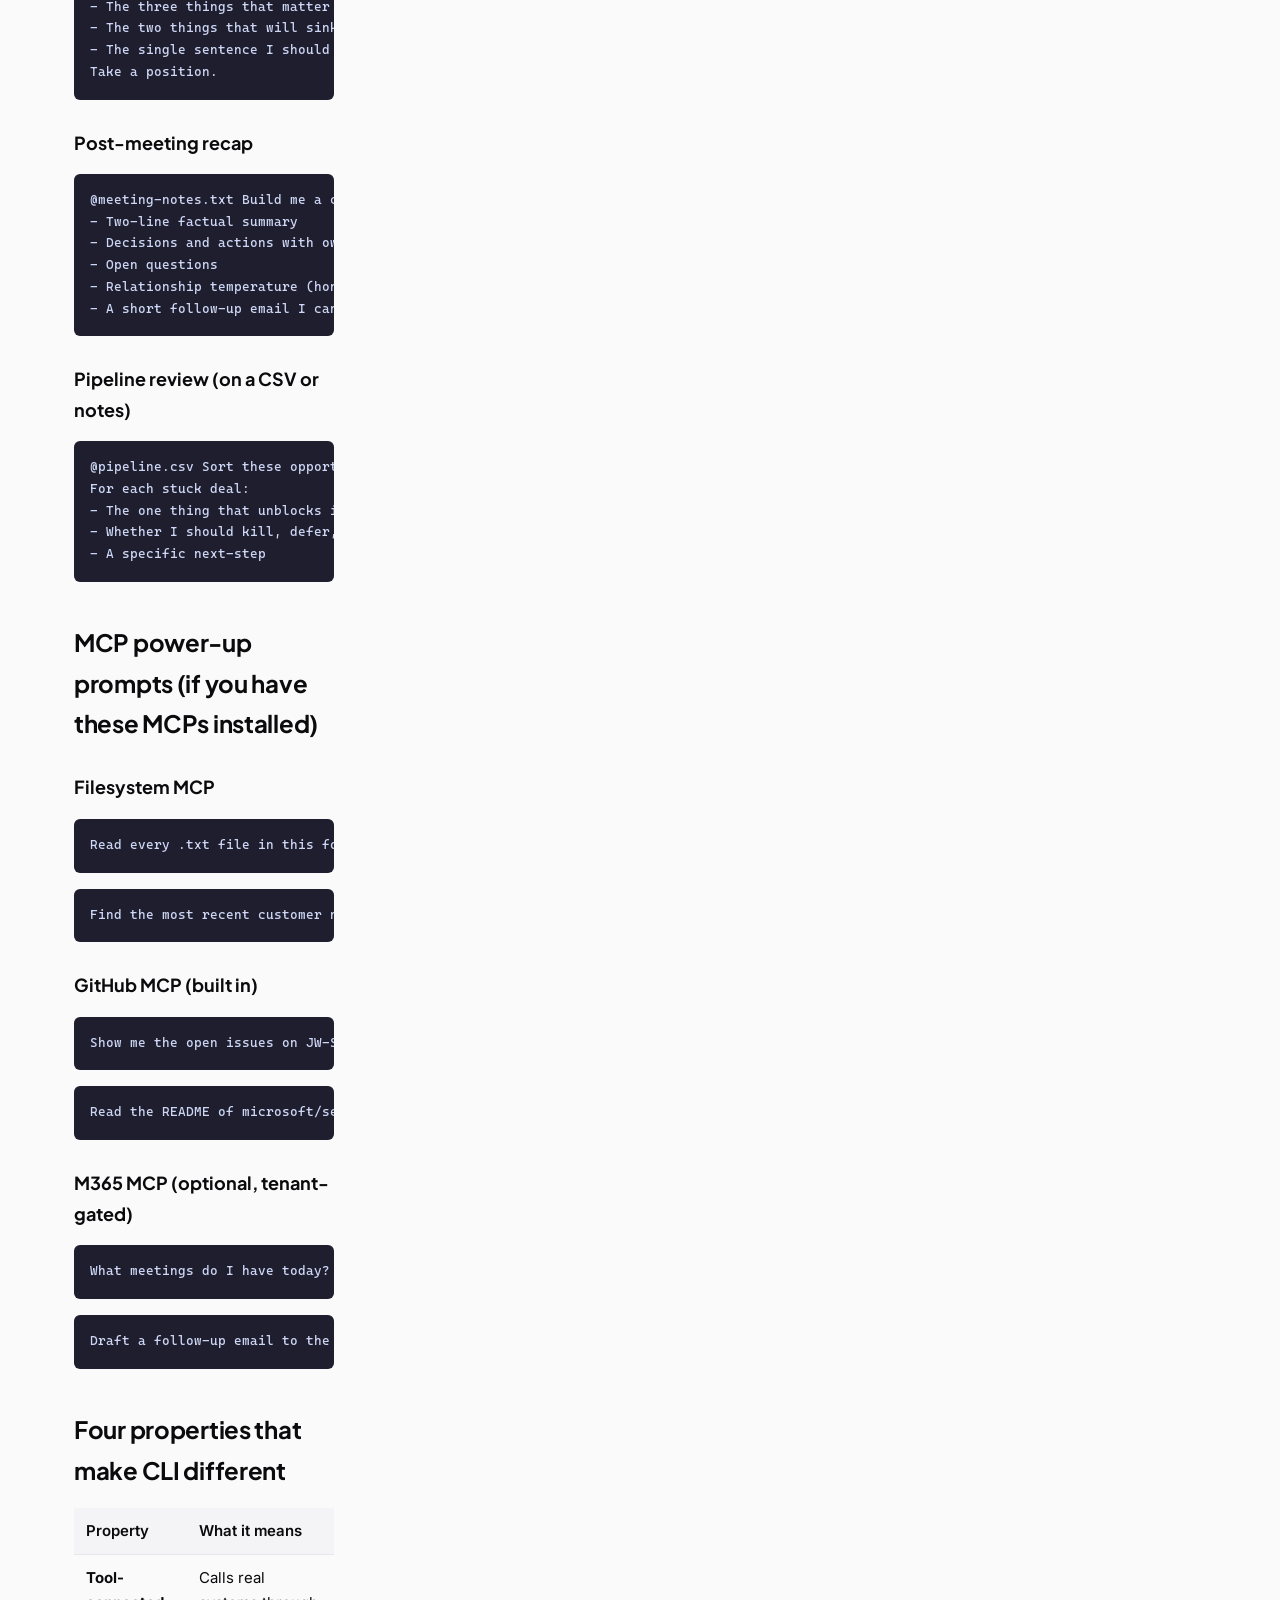
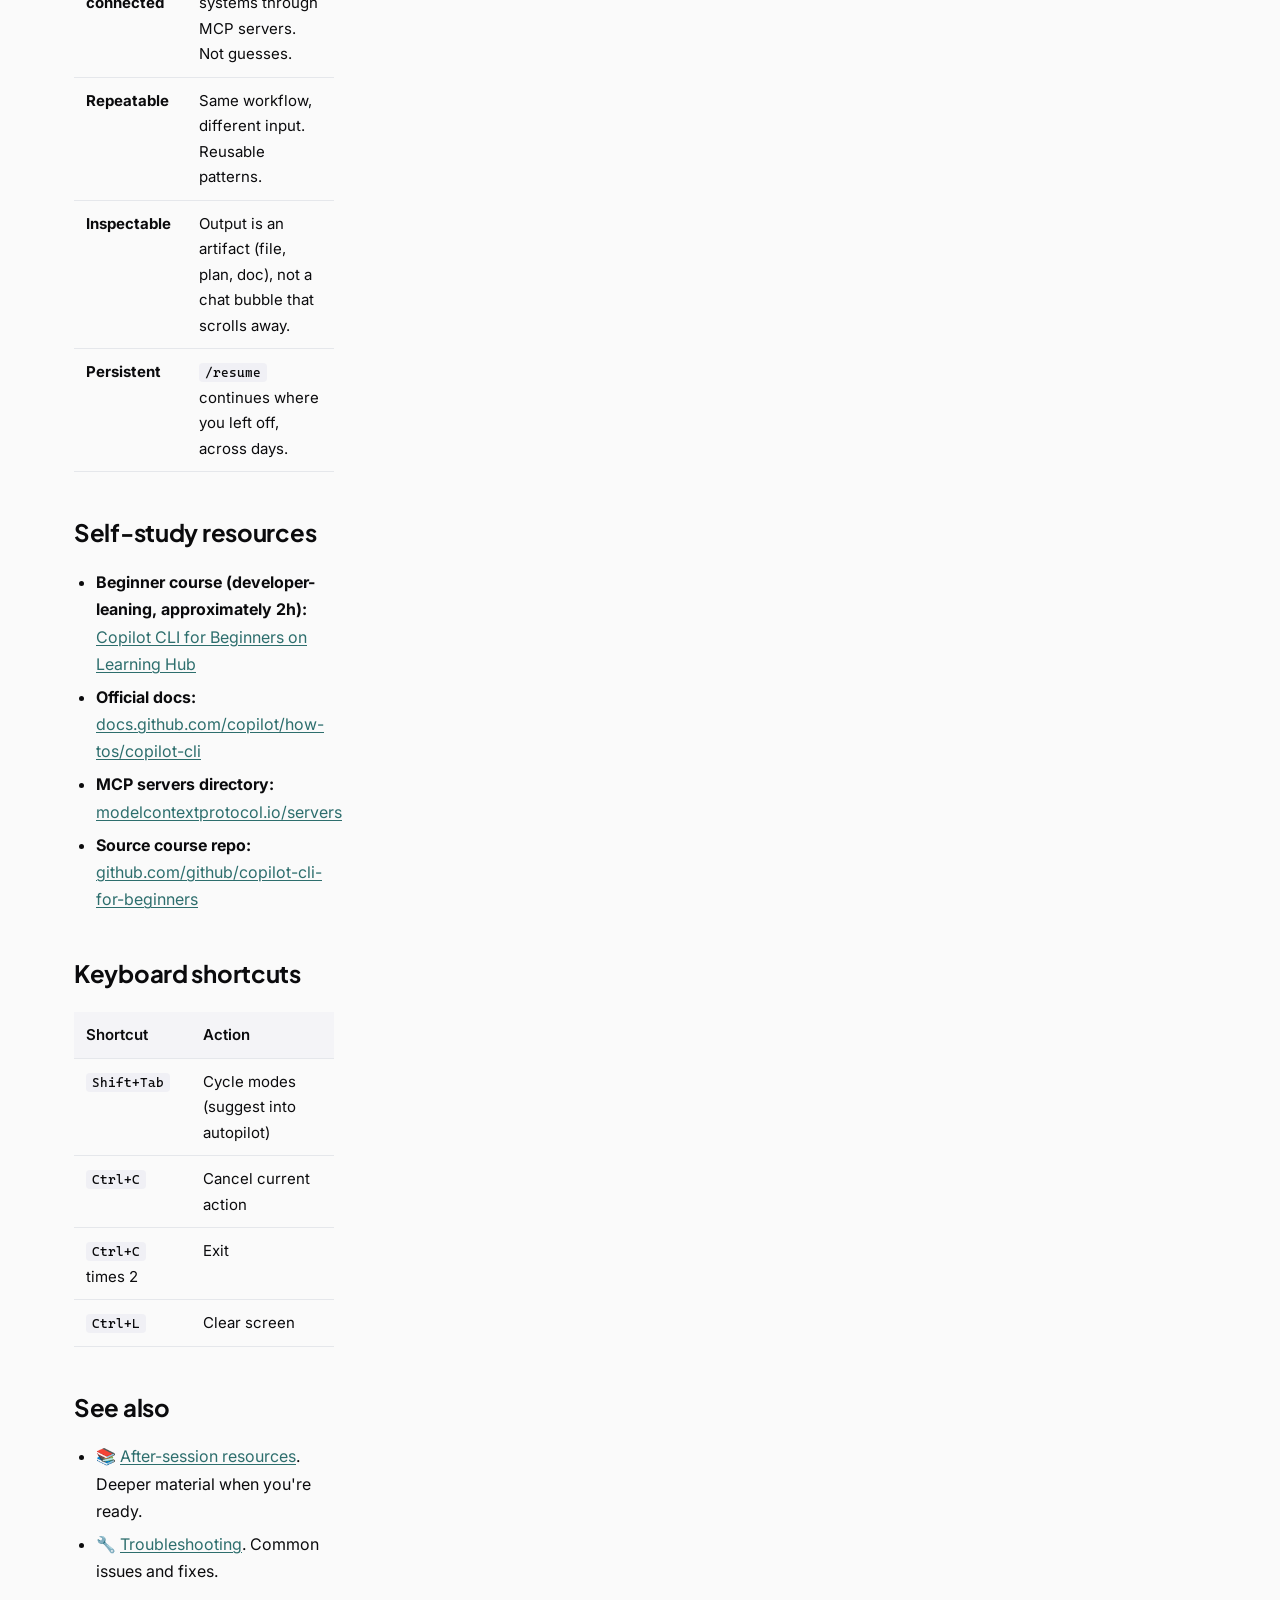
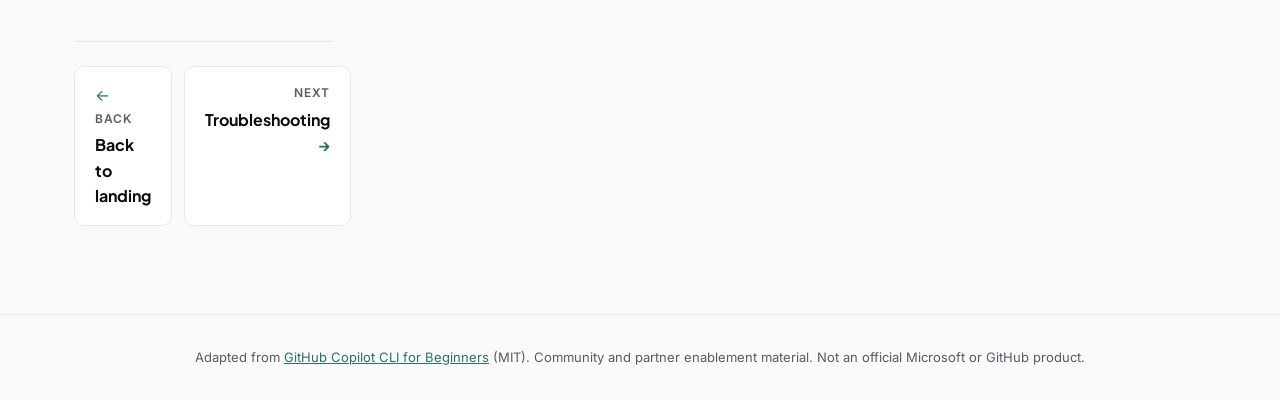
<file: reference/cheat-sheet.html>
<!doctype html>
<html lang="en">
<head>
<meta charset="utf-8">
<meta name="viewport" content="width=device-width,initial-scale=1">
<title>Cheat sheet · Copilot CLI for partner consultants</title>
<link rel="preconnect" href="https://fonts.googleapis.com">
<link rel="preconnect" href="https://fonts.gstatic.com" crossorigin>
<link href="https://fonts.googleapis.com/css2?family=Plus+Jakarta+Sans:wght@400;600;700;800&family=Inter:wght@400;500;600;700&family=Cascadia+Code:wght@400;500&display=swap" rel="stylesheet">
<link rel="stylesheet" href="../course/style.css">
<style>
.main th, .main td { padding: 10px 12px; text-align: left; border-bottom: 1px solid var(--border); }
.main th { background: var(--bg-soft); font-weight: 600; }
.callout-info {
  background: var(--tech-light);
  border-left: 4px solid var(--tech);
  padding: 16px;
  margin: 20px 0;
  border-radius: 6px;
}
.callout-info strong { color: var(--tech); }
.callout-warn {
  background: var(--warn-bg);
  border-left: 4px solid var(--warn);
  padding: 16px;
  margin: 20px 0;
  border-radius: 6px;
}
.callout-warn strong { color: var(--warn); }
.main code {
  background: var(--code-bg);
  color: var(--code-fg);
  padding: 2px 6px;
  border-radius: 4px;
  font-family: 'Cascadia Code', monospace;
  font-size: 13px;
}
.main pre {
  background: var(--code-bg);
  color: var(--code-fg);
  padding: 16px;
  border-radius: 6px;
  overflow-x: auto;
  margin: 16px 0;
}
.main pre code {
  background: none;
  color: inherit;
  padding: 0;
  font-size: 13px;
  line-height: 1.5;
}
</style>
</head>
<body>

<nav class="topnav">
  <div class="topnav-inner">
    <a class="topnav-brand" href="../index.html">
      <span class="brand-mark">&gt;_</span>
      <span>Copilot CLI · Partner course</span>
    </a>
    <div class="topnav-links">
      <a href="../setup.html">Setup guide</a>
      <a href="../" class="always-visible">All resources</a>
    </div>
  </div>
</nav>

<div class="lesson-shell">
  <main class="main">
    <div class="crumb">
      <a href="../">All resources</a> &nbsp;›&nbsp; Reference &nbsp;›&nbsp; Cheat sheet
    </div>

    <header class="lesson-head">
      <p class="lesson-eyebrow">REFERENCE</p>
      <h1 class="lesson-title">Copilot CLI cheat sheet</h1>
      <div class="lesson-meta-row">
        <span class="meta-item">For partner consultants. Print this or keep it open during and after the course.</span>
      </div>
    </header>

    <div class="body">

<div class="callout-info">
<strong>For partner consultants.</strong> Print this or keep it open during and after the course.
</div>

<h2>The #1 rule</h2>

<p><strong>Just talk to it.</strong> You don't need to memorize commands or syntax. Type what you want in plain English:</p>

<ul>
<li><code>Help me prep for the meeting with Acme tomorrow</code></li>
<li><code>What went wrong with that last command?</code></li>
<li><code>How do I add a new MCP server?</code></li>
<li><code>Explain what you just did</code></li>
</ul>

<p>The prompts and commands below are useful shortcuts. Natural language always works. If you're stuck, ask: <code>How do I...</code></p>

<h2>The CLI mental model</h2>

<table>
<thead>
<tr>
<th>Piece</th>
<th>What it is</th>
<th>Why you care</th>
</tr>
</thead>
<tbody>
<tr>
<td><strong>Copilot</strong></td>
<td>The AI that ties everything together</td>
<td>The thing you talk to</td>
</tr>
<tr>
<td><strong>MCP servers</strong></td>
<td>Adapters that plug Copilot into other systems</td>
<td>Reach: filesystem, GitHub, M365, Notion, your own</td>
</tr>
<tr>
<td><strong>Instructions</strong></td>
<td>Rules that shape every output automatically</td>
<td>Write once, always active</td>
</tr>
<tr>
<td><strong>Skills</strong></td>
<td>Reusable workflows that trigger on phrases</td>
<td>Same job, repeat reliably</td>
</tr>
<tr>
<td><strong>Agents</strong></td>
<td>Scoped helpers for specific kinds of work</td>
<td>A "writing reviewer" or "deal shaper" you can summon</td>
</tr>
</tbody>
</table>

<p>You don't need to understand every piece on day one. Start with Copilot plus one or two MCP servers. Skills and agents come naturally as you spot work you repeat.</p>

<h2>Essential commands</h2>

<p>Inside Copilot CLI (after running <code>copilot</code>):</p>

<table>
<thead>
<tr>
<th>Command</th>
<th>What it does</th>
</tr>
</thead>
<tbody>
<tr>
<td><code>/mcp</code></td>
<td>See your connected MCP servers</td>
</tr>
<tr>
<td><code>/model</code></td>
<td>Switch AI model</td>
</tr>
<tr>
<td><code>/plan</code></td>
<td>Create a structured plan before executing</td>
</tr>
<tr>
<td><code>/research</code></td>
<td>Deep investigation with web search + citations</td>
</tr>
<tr>
<td><code>/resume</code></td>
<td>Pick up a previous session with full context</td>
</tr>
<tr>
<td><code>/compact</code></td>
<td>Summarize the conversation to free up context</td>
</tr>
<tr>
<td><code>/skills</code></td>
<td>Browse your available skills</td>
</tr>
<tr>
<td><code>/restart</code></td>
<td>Reload Copilot CLI so new MCP servers or skills register</td>
</tr>
<tr>
<td><code>/help</code></td>
<td>Show all commands</td>
</tr>
<tr>
<td><code>/exit</code></td>
<td>Leave Copilot CLI</td>
</tr>
</tbody>
</table>

<h2>Referencing files and folders</h2>

<p>The <code>@</code> symbol points Copilot at files. It reads the file and uses it as context for the conversation.</p>

<table>
<thead>
<tr>
<th>Syntax</th>
<th>What it does</th>
<th>Example</th>
</tr>
</thead>
<tbody>
<tr>
<td><code>@file</code></td>
<td>Single file</td>
<td><code>@notes.txt analyze these workshop notes</code></td>
</tr>
<tr>
<td><code>@folder/</code></td>
<td>All files in a folder</td>
<td><code>@customer-notes/ give me an overview</code></td>
</tr>
<tr>
<td><code>@file1 @file2</code></td>
<td>Multiple files</td>
<td><code>@rfp.txt @capability.md draft a response</code></td>
</tr>
<tr>
<td><code>#number</code></td>
<td>GitHub issue or PR</td>
<td><code>#42 what is this about?</code></td>
</tr>
<tr>
<td><code>!command</code></td>
<td>Run a shell command</td>
<td><code>!dir</code></td>
</tr>
</tbody>
</table>

<div class="callout-info">
<strong>💡 Tip:</strong> You don't need <code>@</code> for everything. If you're asking a question or working with data from MCP tools, plain language works. Use <code>@</code> when you have a specific file you want Copilot to read.
</div>

<h2>Reusable workflow shapes</h2>

<h3>Customer briefing</h3>

<pre><code>@customer-notes.txt Build me a structured customer briefing:
- One-line customer summary
- Real pain (not surface ask)
- Buying group with each person's stake
- Deal-stopping risks
- Three sharp questions for the next call
- Recommended next step
Be opinionated. Don't pad.</code></pre>

<h3>Document analysis</h3>

<pre><code>@document.txt You're a senior reviewer. Tell me:
- The three things that matter most
- The two things that will sink us if we ignore them
- The single sentence I should quote when I share this with my team
Take a position.</code></pre>

<h3>Post-meeting recap</h3>

<pre><code>@meeting-notes.txt Build me a clean recap:
- Two-line factual summary
- Decisions and actions with owners and dates
- Open questions
- Relationship temperature (honest)
- A short follow-up email I can send today</code></pre>

<h3>Pipeline review (on a CSV or notes)</h3>

<pre><code>@pipeline.csv Sort these opportunities by where they're stuck.
For each stuck deal:
- The one thing that unblocks it
- Whether I should kill, defer, or accelerate
- A specific next-step</code></pre>

<h2>MCP power-up prompts (if you have these MCPs installed)</h2>

<h3>Filesystem MCP</h3>

<pre><code>Read every .txt file in this folder and find the three biggest themes across all of them.</code></pre>

<pre><code>Find the most recent customer notes file in ~/Documents/customers and build me a briefing from it.</code></pre>

<h3>GitHub MCP (built in)</h3>

<pre><code>Show me the open issues on JW-Sthlm/ai-operator-intro tagged "bug". For each, suggest a fix.</code></pre>

<pre><code>Read the README of microsoft/semantic-kernel and tell me, in 200 words, what this is and whether it fits a partner I'm working with.</code></pre>

<h3>M365 MCP (optional, tenant-gated)</h3>

<pre><code>What meetings do I have today? For each, find any relevant emails from the past two weeks.</code></pre>

<pre><code>Draft a follow-up email to the people on yesterday's 14:30 call. Reference the action items we agreed.</code></pre>

<h2>Four properties that make CLI different</h2>

<table>
<thead>
<tr>
<th>Property</th>
<th>What it means</th>
</tr>
</thead>
<tbody>
<tr>
<td><strong>Tool-connected</strong></td>
<td>Calls real systems through MCP servers. Not guesses.</td>
</tr>
<tr>
<td><strong>Repeatable</strong></td>
<td>Same workflow, different input. Reusable patterns.</td>
</tr>
<tr>
<td><strong>Inspectable</strong></td>
<td>Output is an artifact (file, plan, doc), not a chat bubble that scrolls away.</td>
</tr>
<tr>
<td><strong>Persistent</strong></td>
<td><code>/resume</code> continues where you left off, across days.</td>
</tr>
</tbody>
</table>

<h2>Self-study resources</h2>

<ul>
<li><strong>Beginner course (developer-leaning, approximately 2h):</strong> <a href="https://awesome-copilot.github.com/learning-hub/cli-for-beginners/">Copilot CLI for Beginners on Learning Hub</a></li>
<li><strong>Official docs:</strong> <a href="https://docs.github.com/copilot/how-tos/copilot-cli">docs.github.com/copilot/how-tos/copilot-cli</a></li>
<li><strong>MCP servers directory:</strong> <a href="https://modelcontextprotocol.io/servers">modelcontextprotocol.io/servers</a></li>
<li><strong>Source course repo:</strong> <a href="https://github.com/github/copilot-cli-for-beginners">github.com/github/copilot-cli-for-beginners</a></li>
</ul>

<h2>Keyboard shortcuts</h2>

<table>
<thead>
<tr>
<th>Shortcut</th>
<th>Action</th>
</tr>
</thead>
<tbody>
<tr>
<td><code>Shift+Tab</code></td>
<td>Cycle modes (suggest into autopilot)</td>
</tr>
<tr>
<td><code>Ctrl+C</code></td>
<td>Cancel current action</td>
</tr>
<tr>
<td><code>Ctrl+C</code> times 2</td>
<td>Exit</td>
</tr>
<tr>
<td><code>Ctrl+L</code></td>
<td>Clear screen</td>
</tr>
</tbody>
</table>

<h2>See also</h2>

<ul>
<li>📚 <a href="after-session-resources.html">After-session resources</a>. Deeper material when you're ready.</li>
<li>🔧 <a href="troubleshooting.html">Troubleshooting</a>. Common issues and fixes.</li>
</ul>

    </div>

    <nav class="lesson-nav">
      <a class="prev" href="../"><div class="nav-dir">Back</div><div class="nav-title">Back to landing</div></a>
      <a class="next" href="troubleshooting.html"><div class="nav-dir">Next</div><div class="nav-title">Troubleshooting</div></a>
    </nav>
  </main>
</div>

<footer class="site-foot">
  Adapted from <a href="https://github.com/github/copilot-cli-for-beginners" target="_blank" rel="noopener">GitHub Copilot CLI for Beginners</a> (MIT). Community and partner enablement material. Not an official Microsoft or GitHub product.
</footer>

</body>
</html>
</file>
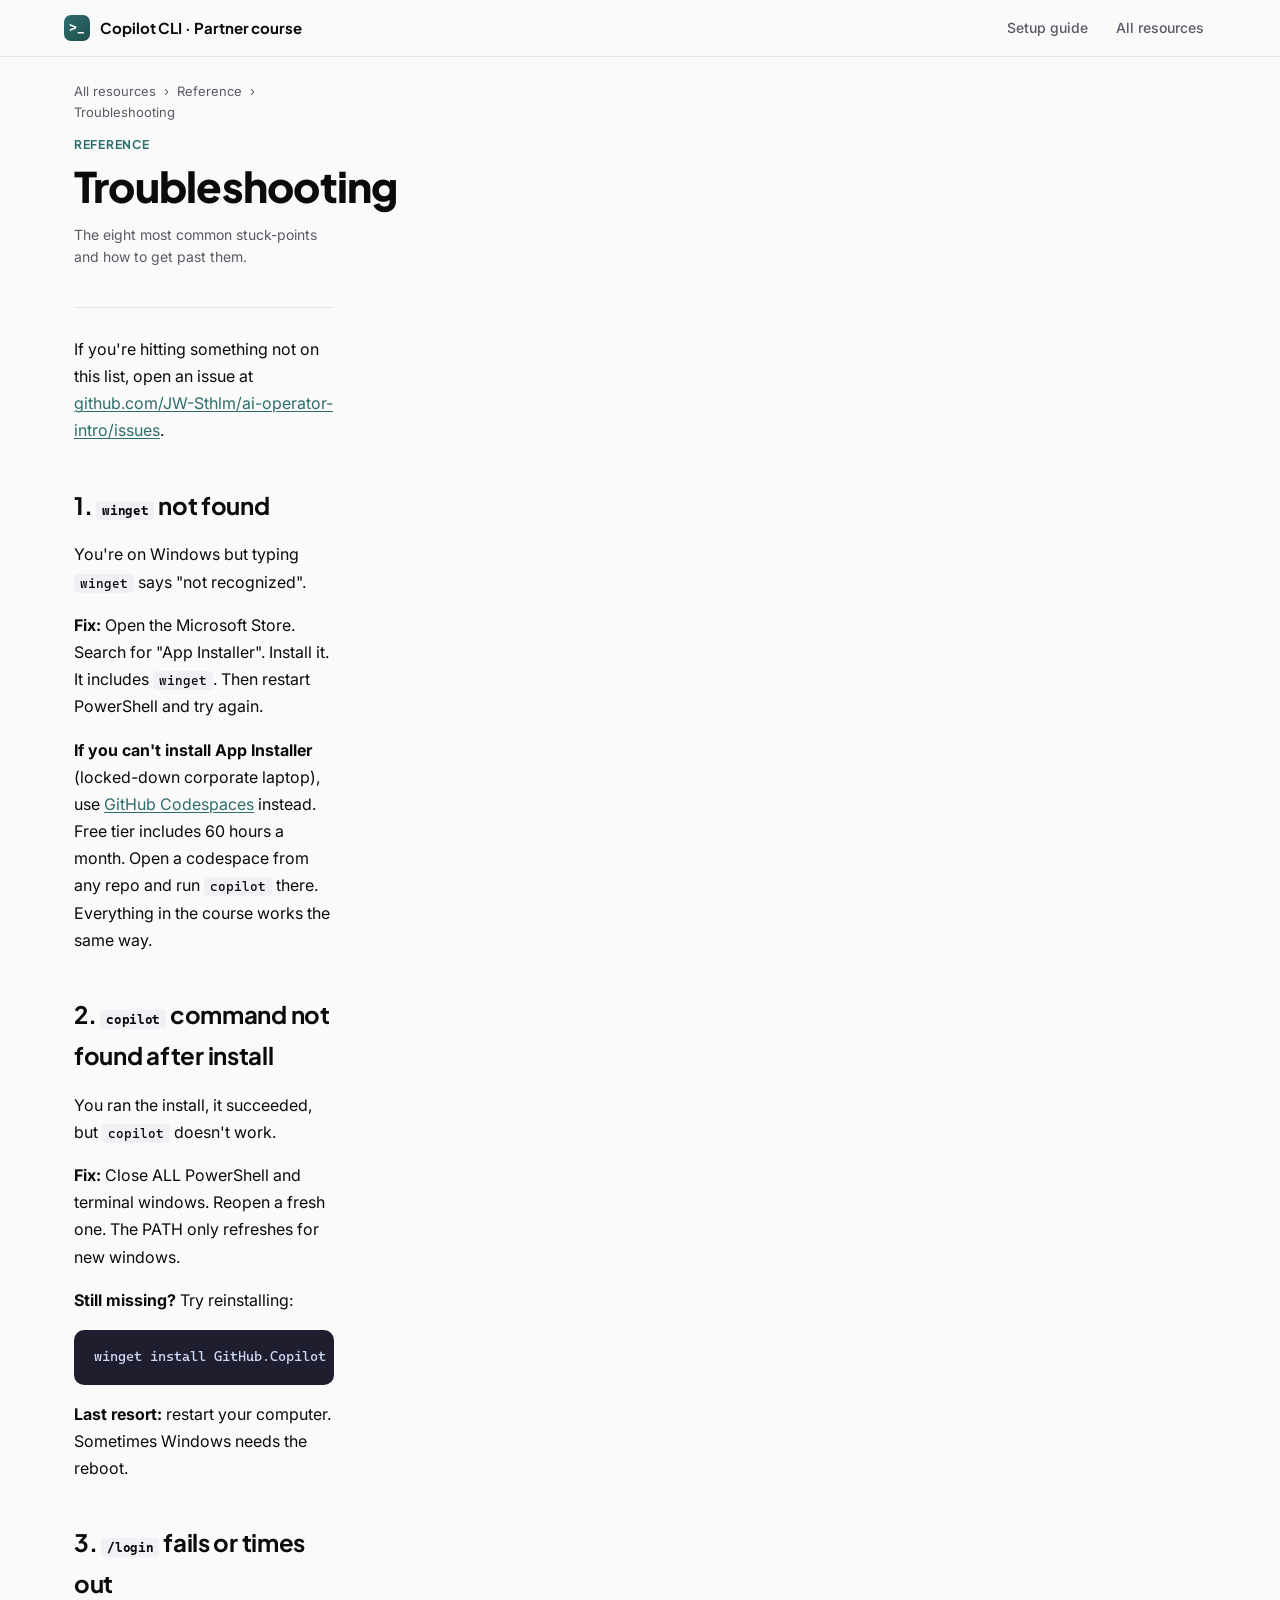
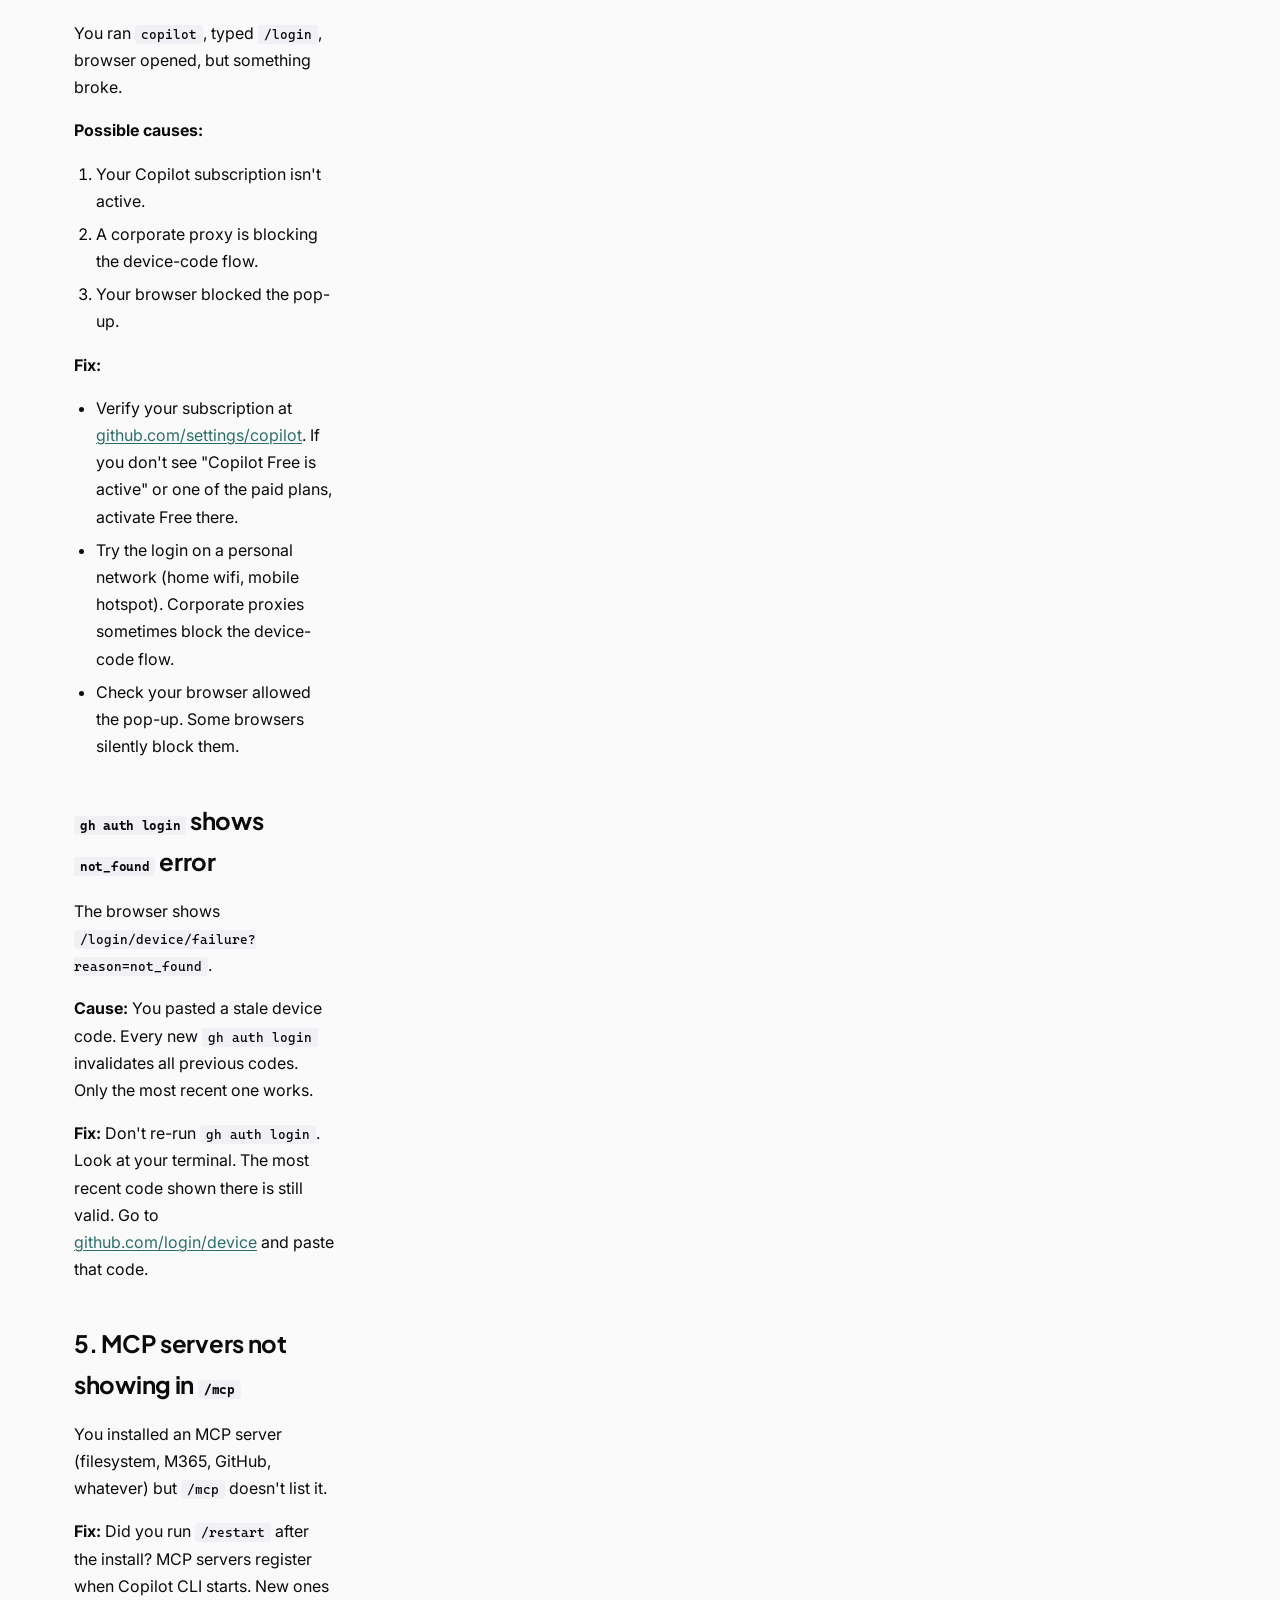
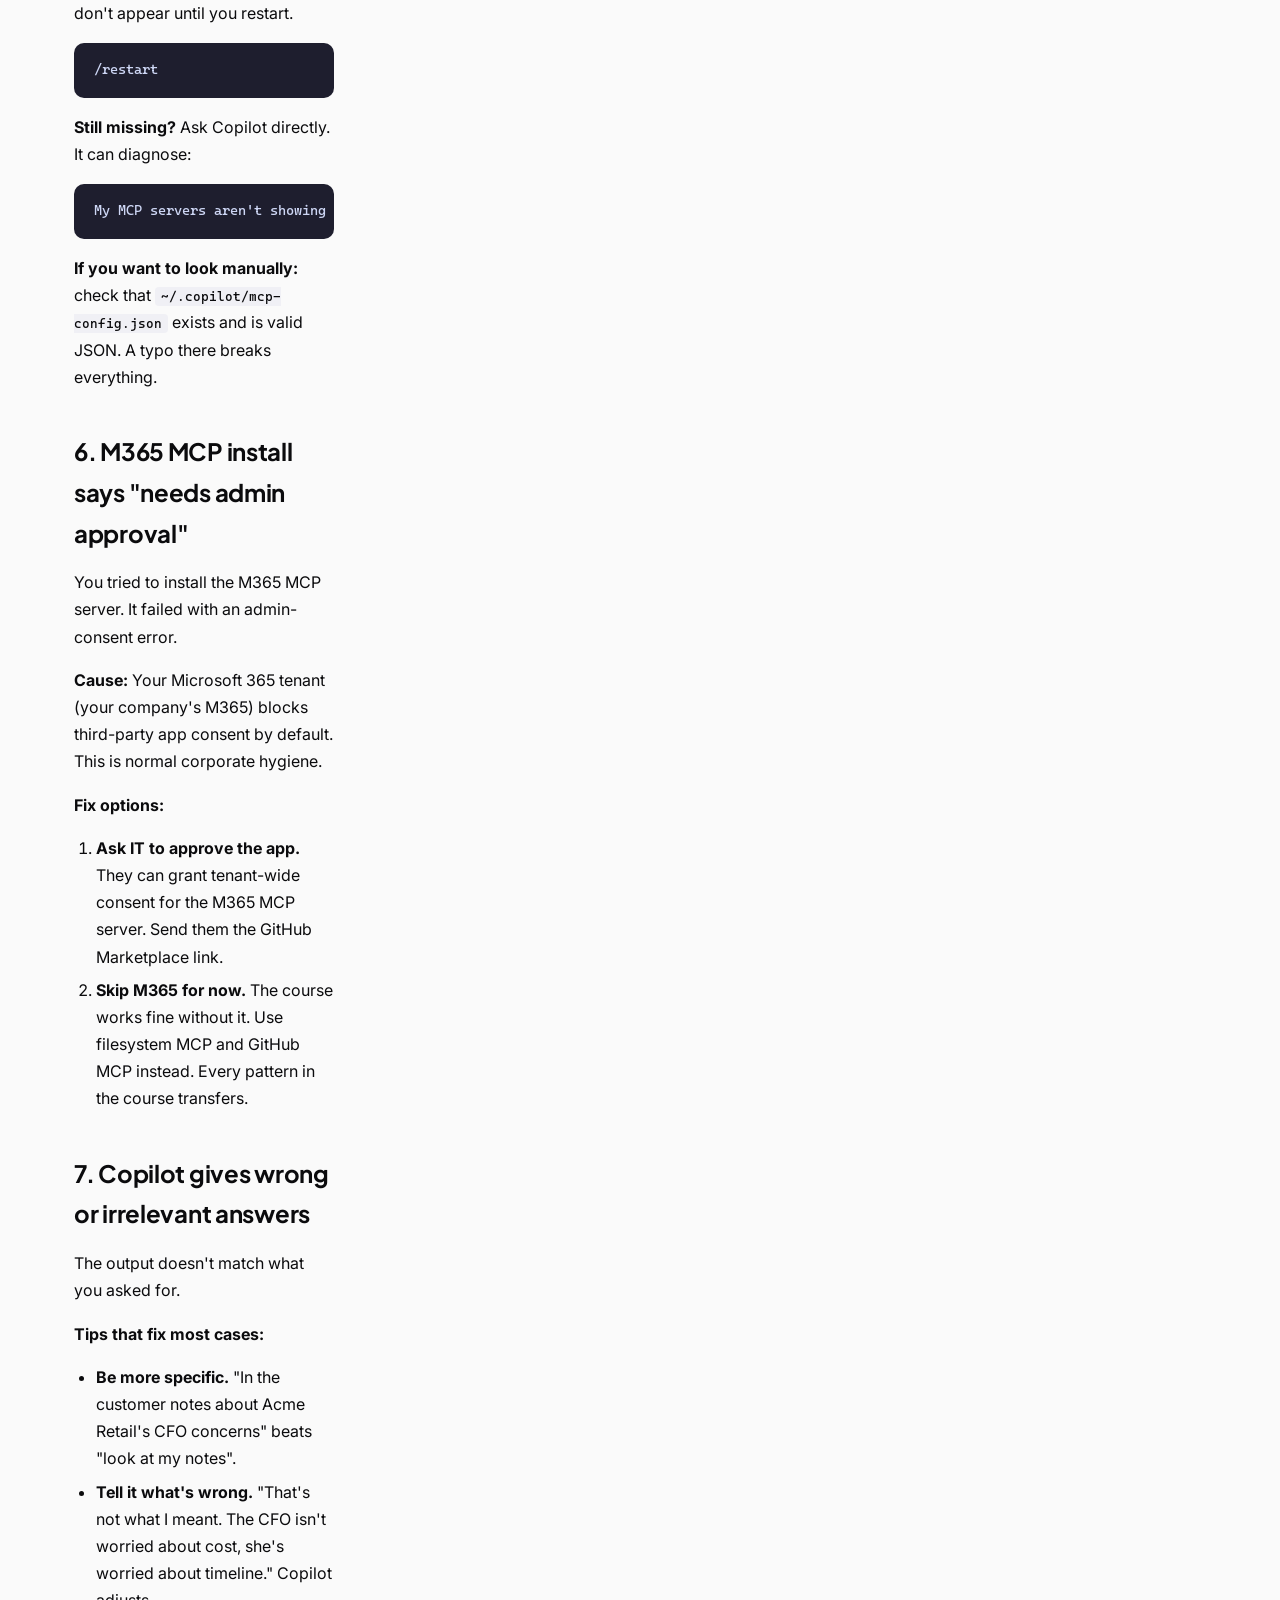
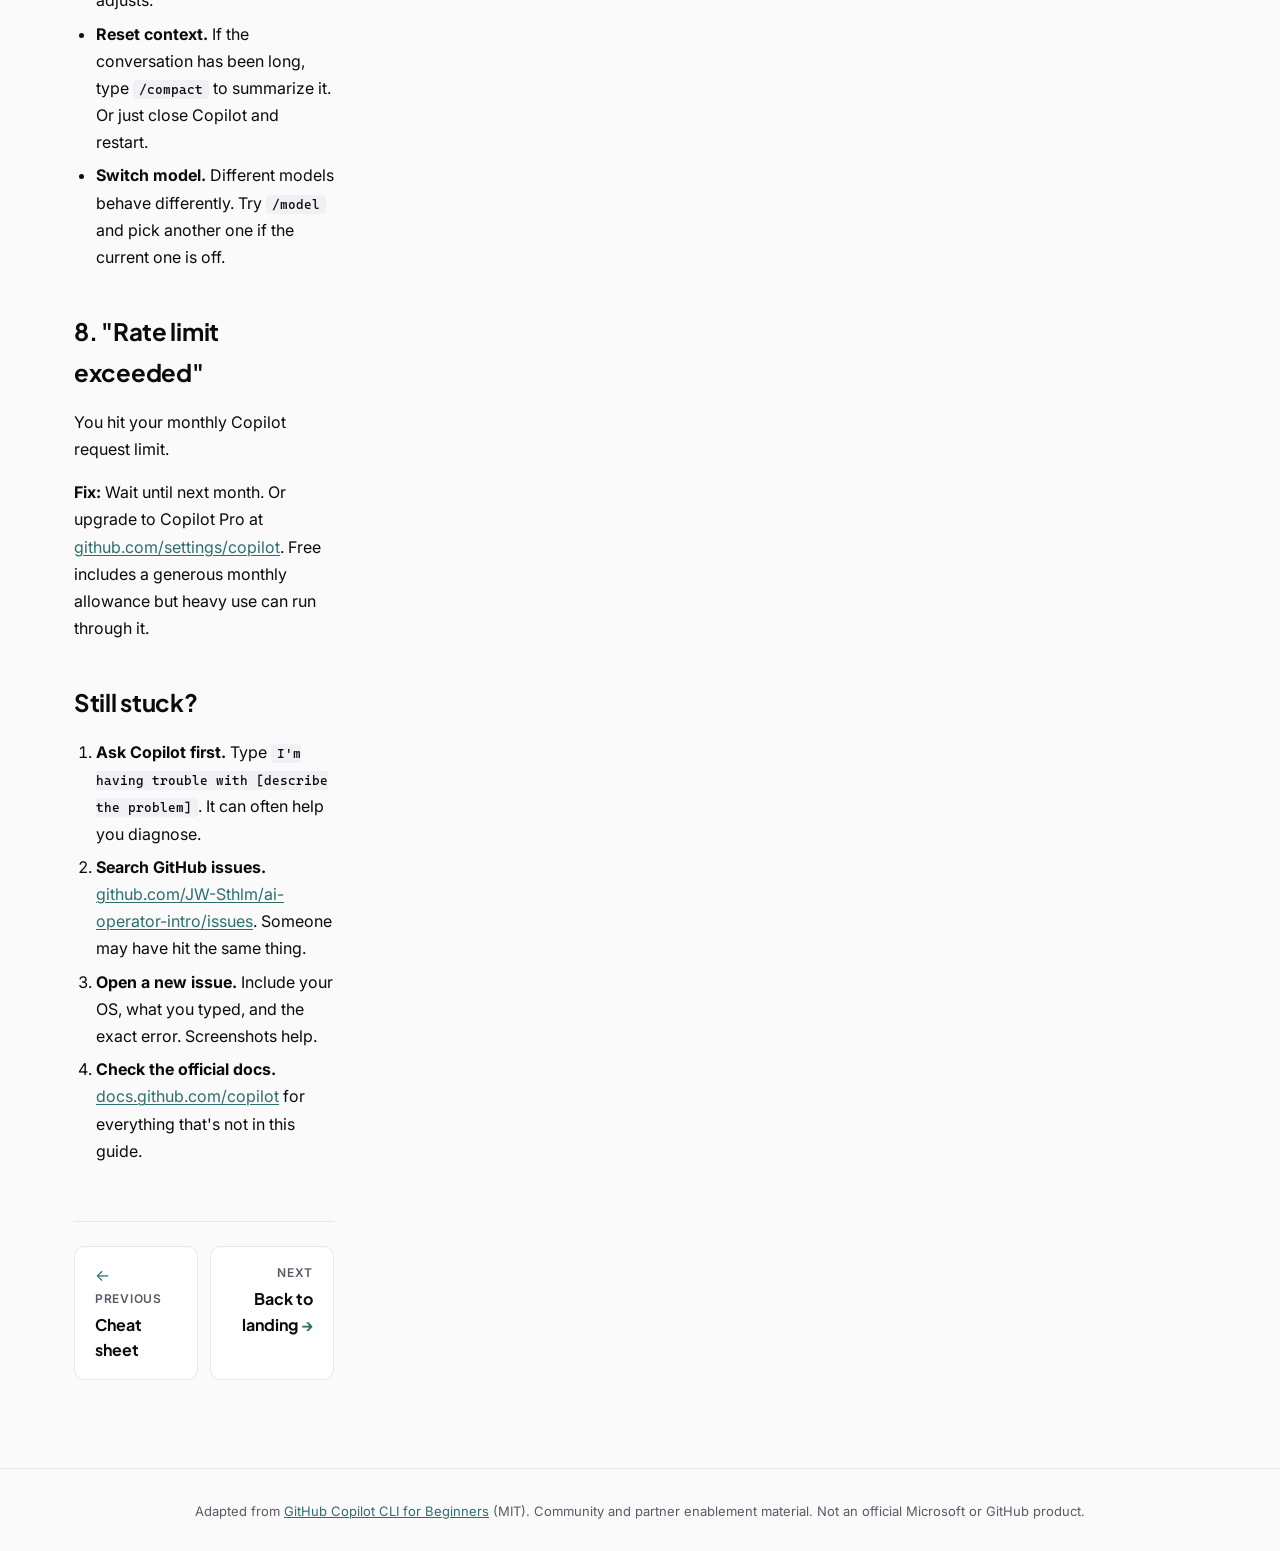
<file: reference/troubleshooting.html>
<!doctype html>
<html lang="en">
<head>
<meta charset="utf-8">
<meta name="viewport" content="width=device-width,initial-scale=1">
<title>Troubleshooting · Copilot CLI for partner consultants</title>
<link rel="preconnect" href="https://fonts.googleapis.com">
<link rel="preconnect" href="https://fonts.gstatic.com" crossorigin>
<link href="https://fonts.googleapis.com/css2?family=Plus+Jakarta+Sans:wght@400;600;700;800&family=Inter:wght@400;500;600;700&family=Cascadia+Code:wght@400;500&display=swap" rel="stylesheet">
<link rel="stylesheet" href="../course/style.css">
</head>
<body>

<nav class="topnav">
  <div class="topnav-inner">
    <a class="topnav-brand" href="../index.html">
      <span class="brand-mark">&gt;_</span>
      <span>Copilot CLI · Partner course</span>
    </a>
    <div class="topnav-links">
      <a href="../setup.html">Setup guide</a>
      <a href="../" class="always-visible">All resources</a>
    </div>
  </div>
</nav>

<div class="lesson-shell">

  <main class="main">
    <div class="crumb">
      <a href="../">All resources</a> &nbsp;›&nbsp; Reference &nbsp;›&nbsp; Troubleshooting
    </div>

    <header class="lesson-head">
      <p class="lesson-eyebrow">REFERENCE</p>
      <h1 class="lesson-title">Troubleshooting</h1>
      <p class="lesson-meta-row"><span class="meta-item">The eight most common stuck-points and how to get past them.</span></p>
    </header>

    <div class="body">
      <p>If you're hitting something not on this list, open an issue at <a href="https://github.com/JW-Sthlm/ai-operator-intro/issues">github.com/JW-Sthlm/ai-operator-intro/issues</a>.</p>

      <h2 id="winget-not-found">1. <code>winget</code> not found</h2>

      <p>You're on Windows but typing <code>winget</code> says "not recognized".</p>

      <p><strong>Fix:</strong> Open the Microsoft Store. Search for "App Installer". Install it. It includes <code>winget</code>. Then restart PowerShell and try again.</p>

      <p><strong>If you can't install App Installer</strong> (locked-down corporate laptop), use <a href="https://github.com/features/codespaces">GitHub Codespaces</a> instead. Free tier includes 60 hours a month. Open a codespace from any repo and run <code>copilot</code> there. Everything in the course works the same way.</p>

      <h2 id="copilot-command-not-found">2. <code>copilot</code> command not found after install</h2>

      <p>You ran the install, it succeeded, but <code>copilot</code> doesn't work.</p>

      <p><strong>Fix:</strong> Close ALL PowerShell and terminal windows. Reopen a fresh one. The PATH only refreshes for new windows.</p>

      <p><strong>Still missing?</strong> Try reinstalling:</p>

      <pre><code>winget install GitHub.Copilot
</code></pre>

      <p><strong>Last resort:</strong> restart your computer. Sometimes Windows needs the reboot.</p>

      <h2 id="login-fails">3. <code>/login</code> fails or times out</h2>

      <p>You ran <code>copilot</code>, typed <code>/login</code>, browser opened, but something broke.</p>

      <p><strong>Possible causes:</strong></p>

      <ol>
        <li>Your Copilot subscription isn't active.</li>
        <li>A corporate proxy is blocking the device-code flow.</li>
        <li>Your browser blocked the pop-up.</li>
      </ol>

      <p><strong>Fix:</strong></p>

      <ul>
        <li>Verify your subscription at <a href="https://github.com/settings/copilot">github.com/settings/copilot</a>. If you don't see "Copilot Free is active" or one of the paid plans, activate Free there.</li>
        <li>Try the login on a personal network (home wifi, mobile hotspot). Corporate proxies sometimes block the device-code flow.</li>
        <li>Check your browser allowed the pop-up. Some browsers silently block them.</li>
      </ul>

      <h2 id="gh-auth-not-found"><code>gh auth login</code> shows <code>not_found</code> error</h2>

      <p>The browser shows <code>/login/device/failure?reason=not_found</code>.</p>

      <p><strong>Cause:</strong> You pasted a stale device code. Every new <code>gh auth login</code> invalidates all previous codes. Only the most recent one works.</p>

      <p><strong>Fix:</strong> Don't re-run <code>gh auth login</code>. Look at your terminal. The most recent code shown there is still valid. Go to <a href="https://github.com/login/device">github.com/login/device</a> and paste that code.</p>

      <h2 id="mcp-not-showing">5. MCP servers not showing in <code>/mcp</code></h2>

      <p>You installed an MCP server (filesystem, M365, GitHub, whatever) but <code>/mcp</code> doesn't list it.</p>

      <p><strong>Fix:</strong> Did you run <code>/restart</code> after the install? MCP servers register when Copilot CLI starts. New ones don't appear until you restart.</p>

      <pre><code>/restart
</code></pre>

      <p><strong>Still missing?</strong> Ask Copilot directly. It can diagnose:</p>

      <pre><code>My MCP servers aren't showing up. Can you help me diagnose and fix this?
</code></pre>

      <p><strong>If you want to look manually:</strong> check that <code>~/.copilot/mcp-config.json</code> exists and is valid JSON. A typo there breaks everything.</p>

      <h2 id="m365-mcp-admin">6. M365 MCP install says "needs admin approval"</h2>

      <p>You tried to install the M365 MCP server. It failed with an admin-consent error.</p>

      <p><strong>Cause:</strong> Your Microsoft 365 tenant (your company's M365) blocks third-party app consent by default. This is normal corporate hygiene.</p>

      <p><strong>Fix options:</strong></p>

      <ol>
        <li><strong>Ask IT to approve the app.</strong> They can grant tenant-wide consent for the M365 MCP server. Send them the GitHub Marketplace link.</li>
        <li><strong>Skip M365 for now.</strong> The course works fine without it. Use filesystem MCP and GitHub MCP instead. Every pattern in the course transfers.</li>
      </ol>

      <h2 id="copilot-wrong-answers">7. Copilot gives wrong or irrelevant answers</h2>

      <p>The output doesn't match what you asked for.</p>

      <p><strong>Tips that fix most cases:</strong></p>

      <ul>
        <li><strong>Be more specific.</strong> "In the customer notes about Acme Retail's CFO concerns" beats "look at my notes".</li>
        <li><strong>Tell it what's wrong.</strong> "That's not what I meant. The CFO isn't worried about cost, she's worried about timeline." Copilot adjusts.</li>
        <li><strong>Reset context.</strong> If the conversation has been long, type <code>/compact</code> to summarize it. Or just close Copilot and restart.</li>
        <li><strong>Switch model.</strong> Different models behave differently. Try <code>/model</code> and pick another one if the current one is off.</li>
      </ul>

      <h2 id="rate-limit">8. "Rate limit exceeded"</h2>

      <p>You hit your monthly Copilot request limit.</p>

      <p><strong>Fix:</strong> Wait until next month. Or upgrade to Copilot Pro at <a href="https://github.com/settings/copilot">github.com/settings/copilot</a>. Free includes a generous monthly allowance but heavy use can run through it.</p>

      <h2 id="still-stuck">Still stuck?</h2>

      <ol>
        <li><strong>Ask Copilot first.</strong> Type <code>I'm having trouble with [describe the problem]</code>. It can often help you diagnose.</li>
        <li><strong>Search GitHub issues.</strong> <a href="https://github.com/JW-Sthlm/ai-operator-intro/issues">github.com/JW-Sthlm/ai-operator-intro/issues</a>. Someone may have hit the same thing.</li>
        <li><strong>Open a new issue.</strong> Include your OS, what you typed, and the exact error. Screenshots help.</li>
        <li><strong>Check the official docs.</strong> <a href="https://docs.github.com/copilot">docs.github.com/copilot</a> for everything that's not in this guide.</li>
      </ol>
    </div>

    <nav class="lesson-nav">
      <a class="prev" href="cheat-sheet.html"><div class="nav-dir">Previous</div><div class="nav-title">Cheat sheet</div></a>
      <a class="next" href="../index.html"><div class="nav-dir">Next</div><div class="nav-title">Back to landing</div></a>
    </nav>
  </main>
</div>

<footer class="site-foot">
  Adapted from <a href="https://github.com/github/copilot-cli-for-beginners" target="_blank" rel="noopener">GitHub Copilot CLI for Beginners</a> (MIT). Community and partner enablement material. Not an official Microsoft or GitHub product.
</footer>

</body>
</html>
</file>
<file: course/style.css>
/* Shared styles for the Copilot CLI partner course (landing + lesson pages) */

:root {
  --fg: #0b0b0d;
  --fg-muted: #5a5a66;
  --bg: #fafafa;
  --bg-soft: #f4f4f7;
  --card: #fff;
  --accent: #2D6E6D;
  --accent-light: #EEF4F4;
  --accent-deep: #1f4f4e;
  --tech: #6e40c9;
  --tech-light: #f3edff;
  --border: #e5e7eb;
  --warn: #c4700a;
  --warn-bg: #FFF7ED;
  --warn-border: #FDDCAB;
  --success: #16803C;
  --success-bg: #F0FDF4;
  --success-border: #BBF7D0;
  --code-bg: #1e1e2e;
  --code-fg: #cdd6f4;
}

* { box-sizing: border-box; }

html { scroll-behavior: smooth; }

body {
  margin: 0;
  font-family: 'Inter', system-ui, -apple-system, sans-serif;
  background: var(--bg);
  color: var(--fg);
  line-height: 1.6;
}

/* ── Top nav (shared by landing + lesson) ── */
.topnav {
  position: sticky;
  top: 0;
  z-index: 50;
  background: rgba(250,250,250,0.92);
  backdrop-filter: blur(10px);
  border-bottom: 1px solid var(--border);
}
.topnav-inner {
  max-width: 1200px;
  margin: 0 auto;
  padding: 0 24px;
  height: 56px;
  display: flex;
  align-items: center;
  justify-content: space-between;
  gap: 16px;
}
.topnav-brand {
  display: flex;
  align-items: center;
  gap: 10px;
  text-decoration: none;
  color: var(--fg);
  font-family: 'Plus Jakarta Sans', sans-serif;
  font-weight: 700;
  font-size: 15px;
  letter-spacing: -0.005em;
}
.topnav-brand .brand-mark {
  width: 26px;
  height: 26px;
  border-radius: 7px;
  background: linear-gradient(135deg, var(--accent), var(--accent-deep));
  display: inline-flex;
  align-items: center;
  justify-content: center;
  color: #fff;
  font-family: 'Cascadia Code', 'Fira Code', monospace;
  font-size: 13px;
  font-weight: 700;
}
.topnav-links {
  display: flex;
  gap: 4px;
  align-items: center;
}
.topnav-links a {
  color: var(--fg-muted);
  text-decoration: none;
  padding: 6px 12px;
  border-radius: 7px;
  font-size: 14px;
  font-weight: 500;
  transition: background .15s, color .15s;
}
.topnav-links a:hover { background: var(--accent-light); color: var(--accent); }
.topnav-links a.is-active { color: var(--accent); background: var(--accent-light); }
@media (max-width: 720px) {
  .topnav-links a:not(.always-visible) { display: none; }
}

/* ── Landing hero ── */
.hero {
  max-width: 880px;
  margin: 0 auto;
  padding: 64px 24px 32px;
  text-align: center;
}
.hero-pill {
  display: inline-flex;
  align-items: center;
  gap: 6px;
  background: var(--accent-light);
  color: var(--accent);
  font-size: 12px;
  font-weight: 600;
  padding: 6px 14px;
  border-radius: 999px;
  letter-spacing: .04em;
  text-transform: uppercase;
  margin-bottom: 20px;
}
.hero h1 {
  font-family: 'Plus Jakarta Sans', sans-serif;
  font-size: clamp(34px, 4.4vw, 52px);
  line-height: 1.1;
  font-weight: 800;
  letter-spacing: -0.02em;
  margin: 0 0 16px;
  text-wrap: balance;
}
.hero p.lead {
  font-size: 19px;
  color: var(--fg-muted);
  line-height: 1.55;
  max-width: 60ch;
  margin: 0 auto 32px;
  text-wrap: pretty;
}
.hero-cta { display: flex; gap: 12px; justify-content: center; flex-wrap: wrap; margin-bottom: 40px; }

.btn {
  display: inline-flex;
  align-items: center;
  gap: 8px;
  padding: 12px 22px;
  border-radius: 9px;
  font-weight: 600;
  text-decoration: none;
  font-size: 15px;
  transition: transform .15s, box-shadow .15s, background .15s;
  cursor: pointer;
  border: none;
  font-family: inherit;
}
.btn-primary {
  background: var(--accent);
  color: #fff;
}
.btn-primary:hover { background: var(--accent-deep); transform: translateY(-1px); box-shadow: 0 6px 20px rgba(45,110,109,0.25); }
.btn-secondary {
  background: var(--card);
  color: var(--fg);
  border: 1px solid var(--border);
}
.btn-secondary:hover { border-color: var(--accent); color: var(--accent); }

/* ── Stats row ── */
.stats {
  display: grid;
  grid-template-columns: repeat(3, 1fr);
  gap: 12px;
  max-width: 720px;
  margin: 0 auto 56px;
  padding: 0 24px;
}
@media (max-width: 600px) { .stats { grid-template-columns: 1fr; } }
.stat {
  background: var(--card);
  border: 1px solid var(--border);
  border-radius: 12px;
  padding: 18px;
  text-align: center;
}
.stat-value {
  font-family: 'Plus Jakarta Sans', sans-serif;
  font-size: 28px;
  font-weight: 800;
  color: var(--accent);
  letter-spacing: -0.01em;
}
.stat-label { font-size: 13px; color: var(--fg-muted); margin-top: 2px; }

/* ── Section ── */
section.block {
  max-width: 1080px;
  margin: 0 auto;
  padding: 32px 24px;
}
.section-h {
  font-family: 'Plus Jakarta Sans', sans-serif;
  font-size: 26px;
  font-weight: 800;
  letter-spacing: -0.015em;
  margin: 0 0 8px;
}
.section-sub { color: var(--fg-muted); margin: 0 0 28px; }

/* ── Feature grid (What you'll learn) ── */
.feature-grid {
  display: grid;
  grid-template-columns: repeat(auto-fit, minmax(240px, 1fr));
  gap: 14px;
}
.feature {
  background: var(--card);
  border: 1px solid var(--border);
  border-radius: 12px;
  padding: 20px;
}
.feature .emoji { font-size: 26px; display: block; margin-bottom: 10px; }
.feature h3 {
  font-family: 'Plus Jakarta Sans', sans-serif;
  font-size: 16px;
  font-weight: 700;
  margin: 0 0 6px;
}
.feature p { font-size: 14px; color: var(--fg-muted); margin: 0; line-height: 1.5; }

/* ── Prereq checklist ── */
.prereqs { background: var(--card); border: 1px solid var(--border); border-radius: 14px; padding: 24px 28px; }
.prereqs ul { list-style: none; padding: 0; margin: 0; }
.prereqs li { padding: 8px 0; padding-left: 28px; position: relative; font-size: 15px; }
.prereqs li::before {
  content: "✓";
  position: absolute;
  left: 0;
  color: var(--success);
  font-weight: 700;
}
.prereqs li code, .prereqs li a code { background: #f0f0f5; padding: 2px 6px; border-radius: 4px; font-size: 13px; color: var(--fg); }
.prereqs li a { color: var(--accent); }

/* ── Lessons list (landing) ── */
.lessons { display: flex; flex-direction: column; gap: 12px; }
.lesson-card {
  display: grid;
  grid-template-columns: 56px 1fr auto;
  gap: 18px;
  align-items: center;
  background: var(--card);
  border: 1px solid var(--border);
  border-radius: 12px;
  padding: 18px 22px;
  text-decoration: none;
  color: var(--fg);
  transition: border-color .15s, transform .15s, box-shadow .15s;
}
.lesson-card:hover { border-color: var(--accent); transform: translateY(-1px); box-shadow: 0 4px 14px rgba(0,0,0,0.04); }
.lesson-num {
  font-family: 'Plus Jakarta Sans', sans-serif;
  font-size: 22px;
  font-weight: 800;
  color: var(--accent);
  text-align: center;
  background: var(--accent-light);
  border-radius: 10px;
  padding: 10px 0;
}
.lesson-card.is-optional .lesson-num { color: var(--tech); background: var(--tech-light); }
.lesson-body h3 {
  font-family: 'Plus Jakarta Sans', sans-serif;
  font-size: 17px;
  font-weight: 700;
  margin: 0 0 4px;
}
.lesson-body p { margin: 0; font-size: 14px; color: var(--fg-muted); line-height: 1.5; }
.lesson-meta { display: flex; flex-direction: column; align-items: flex-end; gap: 4px; font-size: 12px; }
.lesson-meta .time { color: var(--fg-muted); }
.lesson-meta .badge {
  background: var(--tech-light);
  color: var(--tech);
  font-weight: 600;
  padding: 3px 9px;
  border-radius: 999px;
  font-size: 11px;
  letter-spacing: 0.02em;
  text-transform: uppercase;
}
@media (max-width: 600px) {
  .lesson-card { grid-template-columns: 48px 1fr; }
  .lesson-meta { grid-column: 1 / -1; flex-direction: row; align-items: center; justify-content: space-between; }
}

/* Optional band (callout above the optional lessons) */
.optional-band {
  background: var(--tech-light);
  border: 1px solid #e0d4f7;
  border-radius: 12px;
  padding: 14px 18px;
  margin: 24px 0 12px;
  font-size: 14px;
  color: var(--fg);
}
.optional-band strong { color: var(--tech); }

/* ── Landing-page list extras ── */
.prereqs-note {
  margin: 16px 0 0;
  padding: 12px 16px;
  background: var(--accent-light);
  border-left: 3px solid var(--accent);
  border-radius: 6px;
  font-size: 14px;
  color: var(--fg);
}
.help-list, .diff-list {
  margin: 0;
  padding-left: 22px;
  font-size: 15px;
  color: var(--fg);
}
.help-list li, .diff-list li {
  margin: 6px 0;
  line-height: 1.55;
}
.help-list a, .diff-list a { color: var(--accent); }

/* ── Footer ── */
footer.site-foot {
  border-top: 1px solid var(--border);
  margin-top: 64px;
  padding: 32px 24px;
  color: var(--fg-muted);
  font-size: 13px;
  text-align: center;
}
footer.site-foot a { color: var(--accent); }

/* ──────────────────────────────────────────────── */
/* ── Lesson page layout (sidebar + main content) ── */
/* ──────────────────────────────────────────────── */

.lesson-shell {
  max-width: 1180px;
  margin: 0 auto;
  display: grid;
  grid-template-columns: 260px 1fr;
  gap: 40px;
  padding: 24px;
}
@media (max-width: 920px) {
  .lesson-shell { grid-template-columns: 1fr; gap: 0; padding: 16px; }
}

.sidebar {
  position: sticky;
  top: 72px;
  align-self: start;
  max-height: calc(100vh - 88px);
  overflow-y: auto;
  padding-right: 8px;
}
@media (max-width: 920px) {
  .sidebar {
    position: static;
    max-height: none;
    margin: 12px 0 24px;
    padding: 16px;
    background: var(--card);
    border: 1px solid var(--border);
    border-radius: 12px;
  }
}
.sidebar-h {
  font-family: 'Plus Jakarta Sans', sans-serif;
  font-size: 12px;
  font-weight: 700;
  text-transform: uppercase;
  letter-spacing: 0.06em;
  color: var(--fg-muted);
  margin: 0 0 10px;
}
.sidebar ol {
  list-style: none;
  padding: 0;
  margin: 0;
  counter-reset: lesson;
}
.sidebar li { counter-increment: lesson; }
.sidebar li a {
  display: block;
  padding: 8px 12px 8px 38px;
  border-radius: 7px;
  text-decoration: none;
  color: var(--fg);
  font-size: 14px;
  line-height: 1.4;
  position: relative;
  margin-bottom: 2px;
}
.sidebar li a::before {
  content: counter(lesson);
  position: absolute;
  left: 12px;
  top: 8px;
  width: 20px;
  height: 20px;
  border-radius: 6px;
  background: var(--bg-soft);
  color: var(--fg-muted);
  font-family: 'Plus Jakarta Sans', sans-serif;
  font-size: 12px;
  font-weight: 700;
  display: inline-flex;
  align-items: center;
  justify-content: center;
}
.sidebar li a:hover { background: var(--accent-light); color: var(--accent); }
.sidebar li a:hover::before { background: var(--accent); color: #fff; }
.sidebar li.is-optional a::before { background: var(--tech-light); color: var(--tech); }
.sidebar li a.is-current {
  background: var(--accent-light);
  color: var(--accent);
  font-weight: 600;
}
.sidebar li a.is-current::before { background: var(--accent); color: #fff; }
.sidebar-foot {
  margin-top: 16px;
  padding-top: 16px;
  border-top: 1px solid var(--border);
  font-size: 13px;
}
.sidebar-foot a { color: var(--fg-muted); text-decoration: none; padding: 4px 12px; display: block; border-radius: 6px; }
.sidebar-foot a:hover { background: var(--bg-soft); color: var(--accent); }

/* ── Main content area ── */
.main { min-width: 0; }
.crumb {
  font-size: 13px;
  color: var(--fg-muted);
  margin-bottom: 12px;
}
.crumb a { color: var(--fg-muted); text-decoration: none; }
.crumb a:hover { color: var(--accent); }

.lesson-head {
  margin-bottom: 28px;
  padding-bottom: 24px;
  border-bottom: 1px solid var(--border);
}
.lesson-eyebrow {
  font-family: 'Plus Jakarta Sans', sans-serif;
  font-size: 12px;
  font-weight: 700;
  text-transform: uppercase;
  letter-spacing: 0.06em;
  color: var(--accent);
  margin-bottom: 8px;
}
.lesson-eyebrow.is-optional { color: var(--tech); }
.main h1.lesson-title {
  font-family: 'Plus Jakarta Sans', sans-serif;
  font-size: clamp(30px, 3.6vw, 42px);
  line-height: 1.15;
  font-weight: 800;
  letter-spacing: -0.018em;
  margin: 0 0 14px;
  text-wrap: balance;
}
.lesson-meta-row { display: flex; gap: 16px; flex-wrap: wrap; font-size: 14px; color: var(--fg-muted); }
.lesson-meta-row .meta-item { display: inline-flex; align-items: center; gap: 6px; }
.lesson-meta-row strong { color: var(--fg); font-weight: 600; }

/* ── Markdown body ── */
.body { font-size: 16px; line-height: 1.7; }
.body h2 {
  font-family: 'Plus Jakarta Sans', sans-serif;
  font-size: 24px;
  font-weight: 700;
  letter-spacing: -0.012em;
  margin: 40px 0 14px;
  scroll-margin-top: 80px;
}
.body h3 {
  font-family: 'Plus Jakarta Sans', sans-serif;
  font-size: 18px;
  font-weight: 700;
  margin: 28px 0 10px;
  scroll-margin-top: 80px;
}
.body p, .body li { font-size: 16px; }
.body ul, .body ol { padding-left: 22px; }
.body li { margin-bottom: 6px; }
.body a { color: var(--accent); text-decoration: underline; text-decoration-thickness: 1px; text-underline-offset: 2px; }
.body a:hover { color: var(--accent-deep); }
.body hr { border: none; border-top: 1px solid var(--border); margin: 32px 0; }
.body strong { font-weight: 700; }
.body img { max-width: 100%; height: auto; border-radius: 8px; }

/* Code (inline + blocks) */
.body code {
  font-family: 'Cascadia Code', 'Fira Code', 'Consolas', monospace;
  font-size: 14px;
}
.body p code, .body li code, .body td code, .body h2 code, .body h3 code {
  background: #f0f0f5;
  padding: 2px 6px;
  border-radius: 4px;
  font-size: 13px;
  color: var(--fg);
}
.body pre {
  background: var(--code-bg);
  color: var(--code-fg);
  border-radius: 10px;
  padding: 16px 20px;
  overflow-x: auto;
  font-size: 14px;
  line-height: 1.55;
  margin: 16px 0;
}
.body pre code { background: transparent; padding: 0; color: inherit; font-size: 14px; }

/* Tables */
.body table { width: 100%; border-collapse: collapse; margin: 18px 0; font-size: 15px; }
.body th, .body td { text-align: left; padding: 10px 14px; border-bottom: 1px solid var(--border); vertical-align: top; }
.body th { background: var(--bg-soft); font-weight: 700; }
.body tbody tr:hover { background: var(--bg-soft); }

/* Blockquotes used as callouts */
.body blockquote {
  margin: 16px 0;
  padding: 14px 18px;
  background: var(--accent-light);
  border-left: 3px solid var(--accent);
  border-radius: 8px;
  color: var(--fg);
}
.body blockquote p { margin: 6px 0; }
.body blockquote p:first-child { margin-top: 0; }
.body blockquote p:last-child { margin-bottom: 0; }

/* Details/summary collapsibles */
.body details {
  background: var(--card);
  border: 1px solid var(--border);
  border-radius: 10px;
  padding: 14px 18px;
  margin: 14px 0;
}
.body details[open] { box-shadow: 0 2px 8px rgba(0,0,0,0.03); }
.body summary {
  cursor: pointer;
  font-weight: 600;
  color: var(--accent);
  list-style: none;
  position: relative;
  padding-left: 22px;
}
.body summary::-webkit-details-marker { display: none; }
.body summary::before {
  content: "▸";
  position: absolute;
  left: 0;
  transition: transform .15s;
  color: var(--accent);
}
.body details[open] summary::before { transform: rotate(90deg); }

/* Prev/Next nav */
.lesson-nav {
  display: grid;
  grid-template-columns: 1fr 1fr;
  gap: 12px;
  margin-top: 56px;
  padding-top: 24px;
  border-top: 1px solid var(--border);
}
@media (max-width: 600px) { .lesson-nav { grid-template-columns: 1fr; } }
.lesson-nav a {
  display: block;
  padding: 16px 20px;
  background: var(--card);
  border: 1px solid var(--border);
  border-radius: 10px;
  text-decoration: none;
  color: var(--fg);
  transition: border-color .15s, transform .15s;
}
.lesson-nav a:hover { border-color: var(--accent); transform: translateY(-1px); }
.lesson-nav .nav-dir {
  font-size: 12px;
  text-transform: uppercase;
  letter-spacing: 0.06em;
  color: var(--fg-muted);
  margin-bottom: 4px;
  font-weight: 600;
}
.lesson-nav .nav-title {
  font-family: 'Plus Jakarta Sans', sans-serif;
  font-weight: 700;
  font-size: 16px;
}
.lesson-nav a.next { text-align: right; }
.lesson-nav a.prev::before { content: "← "; color: var(--accent); }
.lesson-nav a.next .nav-title::after { content: " →"; color: var(--accent); }
.lesson-nav .nav-spacer { visibility: hidden; }


/* ── v1.1 polish: fake terminal window ── */
.term {
  background: #1e1e2e;
  border-radius: 10px;
  overflow: hidden;
  box-shadow: 0 8px 24px rgba(0,0,0,0.12), 0 0 0 1px rgba(255,255,255,0.04);
  margin: 18px 0;
}
.term-bar {
  display: flex;
  align-items: center;
  gap: 6px;
  background: #181825;
  padding: 9px 14px;
  border-bottom: 1px solid rgba(255,255,255,0.06);
}
.term-bar .dot {
  width: 11px;
  height: 11px;
  border-radius: 50%;
  display: inline-block;
}
.term-bar .dot.red { background: #ff5f56; }
.term-bar .dot.yellow { background: #ffbd2e; }
.term-bar .dot.green { background: #27c93f; }
.term-bar .term-title {
  margin-left: 10px;
  font-family: 'Cascadia Code', 'Fira Code', monospace;
  font-size: 12px;
  color: #a6adc8;
  letter-spacing: 0.02em;
}
.term-body {
  padding: 16px 18px;
  font-family: 'Cascadia Code', 'Fira Code', monospace;
  font-size: 13.5px;
  line-height: 1.6;
  color: var(--code-fg);
  margin: 0;
  overflow-x: auto;
  white-space: pre;
}
.term-body .prompt { color: #5DA9D9; }
.term-body .cmd { color: #f5f5f5; }
.term-body .out { color: #a6adc8; }
.term-body .accent { color: #C7A8FF; }
.term-body .ok { color: #a6e3a1; }
.term-body .warn { color: #f9e2af; }

/* ── v1.1 polish: numbered flow cards (Device Auth Flow style) ── */
.flow-cards {
  display: grid;
  grid-template-columns: repeat(5, 1fr);
  gap: 12px;
  margin: 24px 0 8px;
}
@media (max-width: 900px) {
  .flow-cards { grid-template-columns: repeat(2, 1fr); }
}
@media (max-width: 520px) {
  .flow-cards { grid-template-columns: 1fr; }
}
.flow-card {
  background: var(--card);
  border: 1px solid var(--border);
  border-radius: 12px;
  padding: 18px 16px 16px;
  position: relative;
  display: flex;
  flex-direction: column;
  gap: 8px;
}
.flow-card .flow-num {
  width: 30px;
  height: 30px;
  border-radius: 50%;
  background: linear-gradient(135deg, #8957E5 0%, #4493F8 100%);
  color: #fff;
  font-family: 'Plus Jakarta Sans', sans-serif;
  font-weight: 800;
  font-size: 14px;
  display: flex;
  align-items: center;
  justify-content: center;
  box-shadow: 0 2px 8px rgba(137,87,229,0.3);
}
.flow-card .flow-icon { font-size: 22px; line-height: 1; }
.flow-card .flow-title {
  font-family: 'Plus Jakarta Sans', sans-serif;
  font-weight: 700;
  font-size: 14px;
  margin: 2px 0 0;
  color: var(--fg);
}
.flow-card .flow-desc {
  font-size: 13px;
  color: var(--fg-muted);
  line-height: 1.45;
  margin: 0;
}
.flow-caption {
  font-size: 13px;
  color: var(--fg-muted);
  text-align: center;
  margin: 4px 0 18px;
  font-style: italic;
}

/* ── v1.1 polish: Go deeper callout ── */
.go-deeper {
  background: linear-gradient(135deg, rgba(137,87,229,0.06) 0%, rgba(68,147,248,0.06) 100%);
  border: 1px solid rgba(137,87,229,0.25);
  border-radius: 12px;
  padding: 22px 24px;
  margin: 36px 0 24px;
  display: flex;
  gap: 18px;
  align-items: flex-start;
}
.go-deeper .go-deeper-icon {
  font-size: 28px;
  flex-shrink: 0;
  line-height: 1;
}
.go-deeper-body { flex: 1; }
.go-deeper-label {
  font-family: 'Plus Jakarta Sans', sans-serif;
  font-size: 11px;
  font-weight: 700;
  text-transform: uppercase;
  letter-spacing: 0.08em;
  color: #6e40c9;
  margin: 0 0 4px;
}
.go-deeper-body h3 {
  font-family: 'Plus Jakarta Sans', sans-serif;
  font-size: 18px;
  font-weight: 700;
  margin: 0 0 6px;
  color: var(--fg);
}
.go-deeper-body p {
  font-size: 14.5px;
  color: var(--fg-muted);
  margin: 0 0 10px;
  line-height: 1.55;
}
.go-deeper-body a.go-deeper-link {
  display: inline-flex;
  align-items: center;
  gap: 6px;
  font-family: 'Plus Jakarta Sans', sans-serif;
  font-weight: 700;
  font-size: 14px;
  color: #6e40c9;
  text-decoration: none;
  padding: 8px 14px;
  background: #fff;
  border: 1px solid rgba(110,64,201,0.25);
  border-radius: 8px;
  transition: background 0.15s, border-color 0.15s, transform 0.15s;
}
.go-deeper-body a.go-deeper-link:hover {
  background: #f3edff;
  border-color: rgba(110,64,201,0.5);
  transform: translateY(-1px);
}

/* ── v1.1 polish: lesson hero image ── */
.lesson-hero-image {
  width: 100%;
  max-width: 480px;
  height: auto;
  border-radius: 12px;
  margin: 12px auto 24px;
  display: block;
  box-shadow: 0 6px 20px rgba(0,0,0,0.08);
}
</file>
